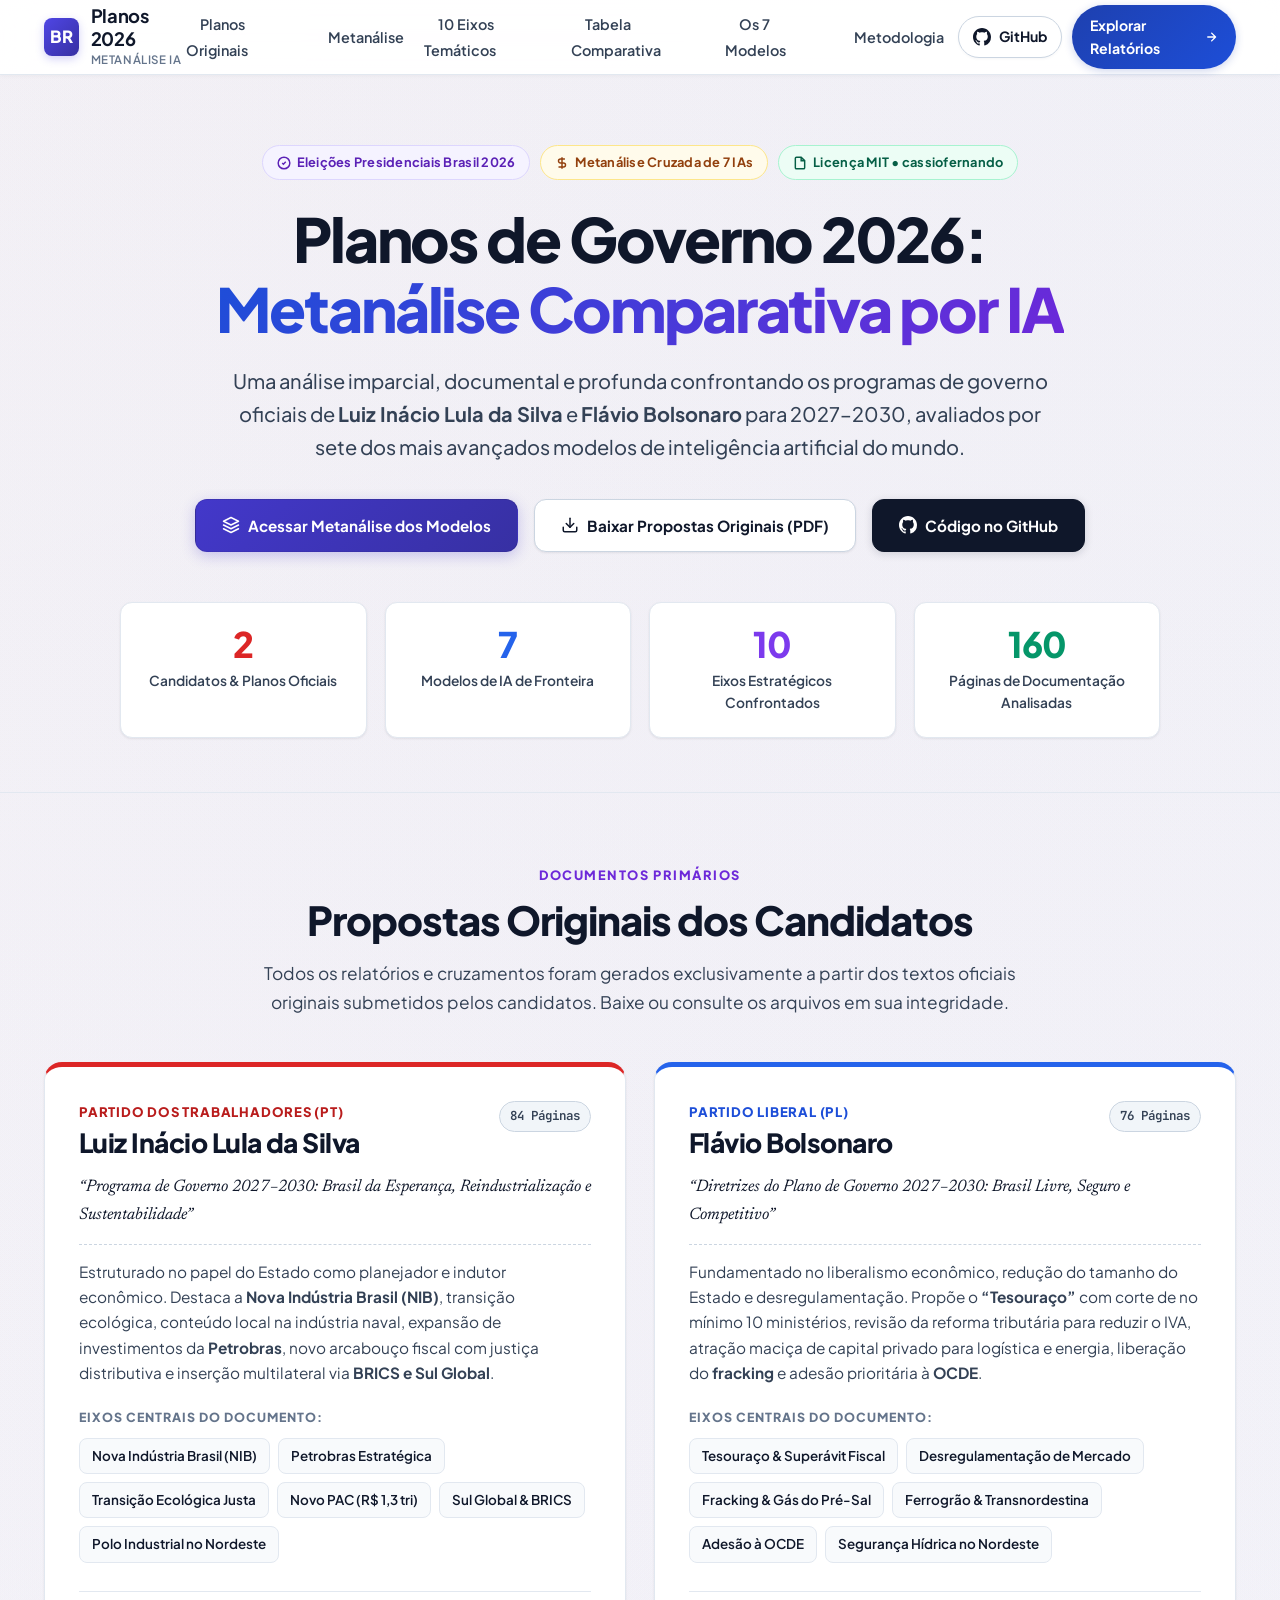
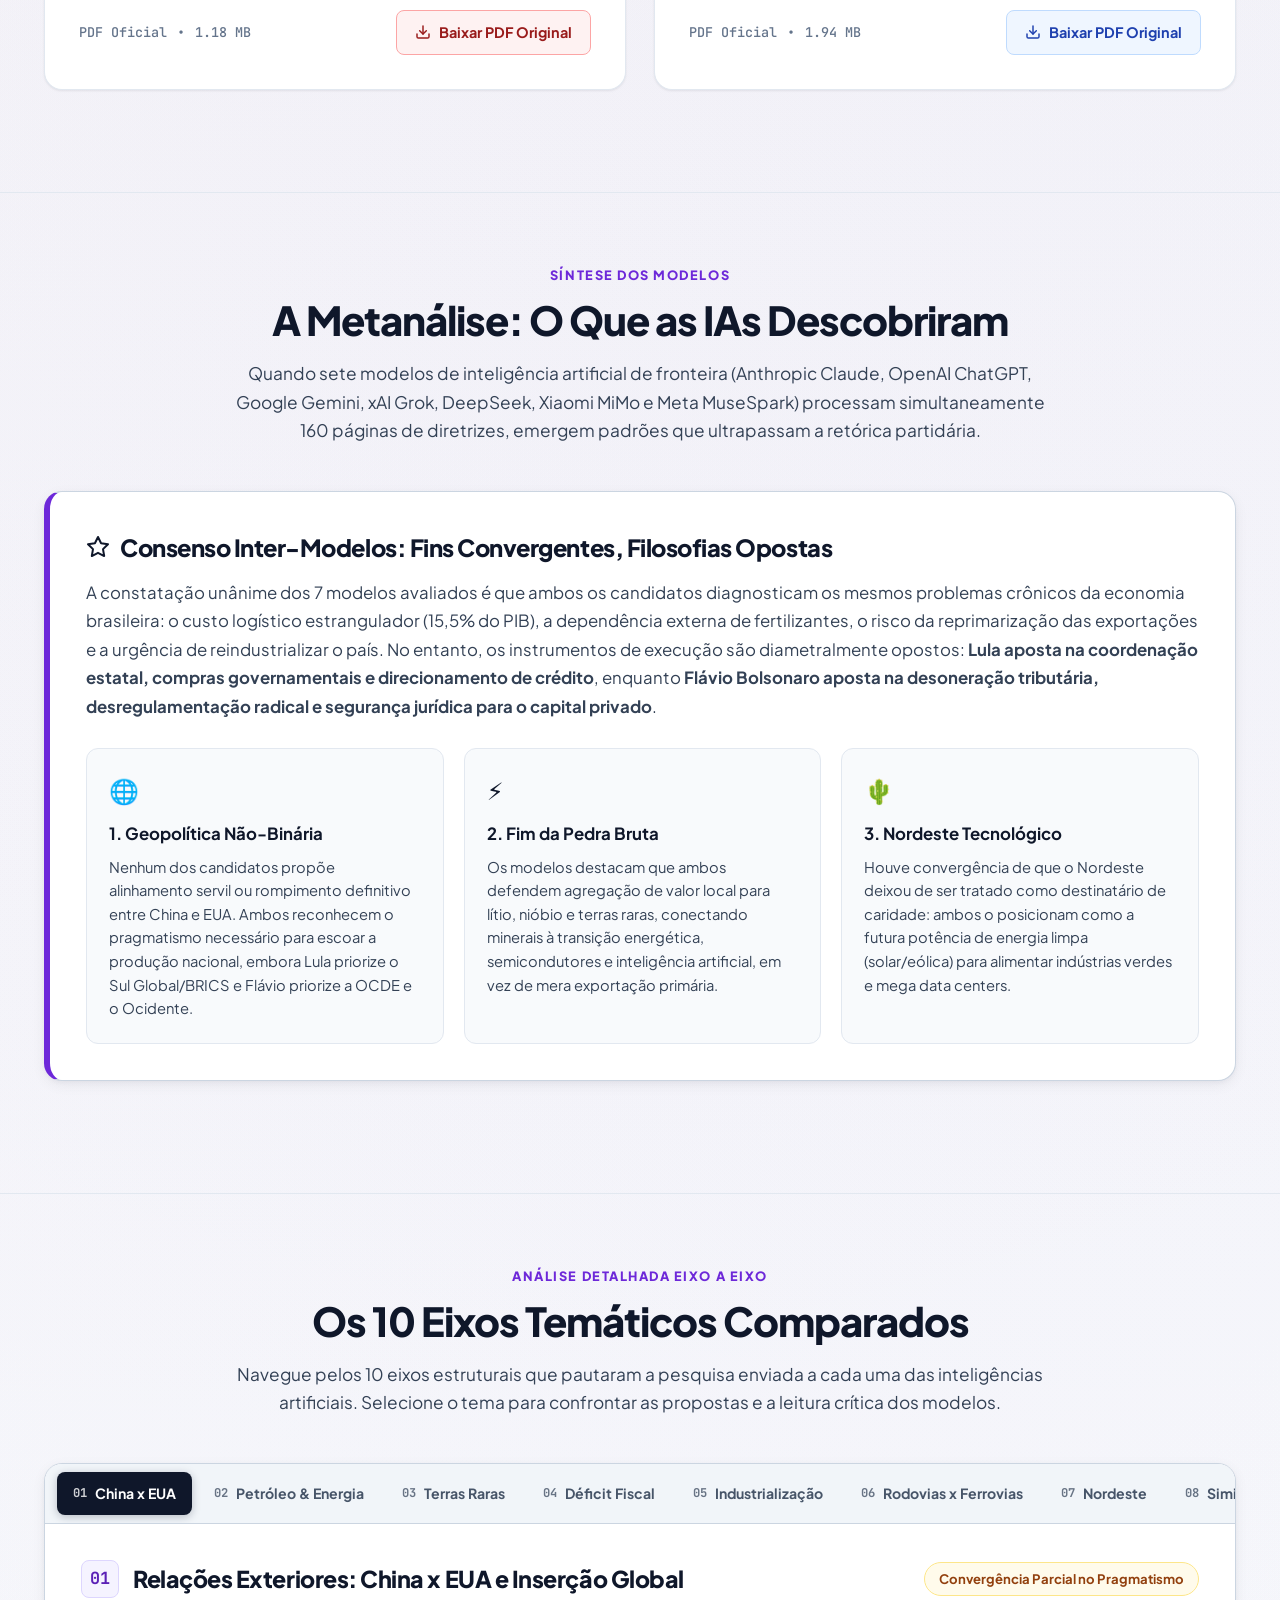
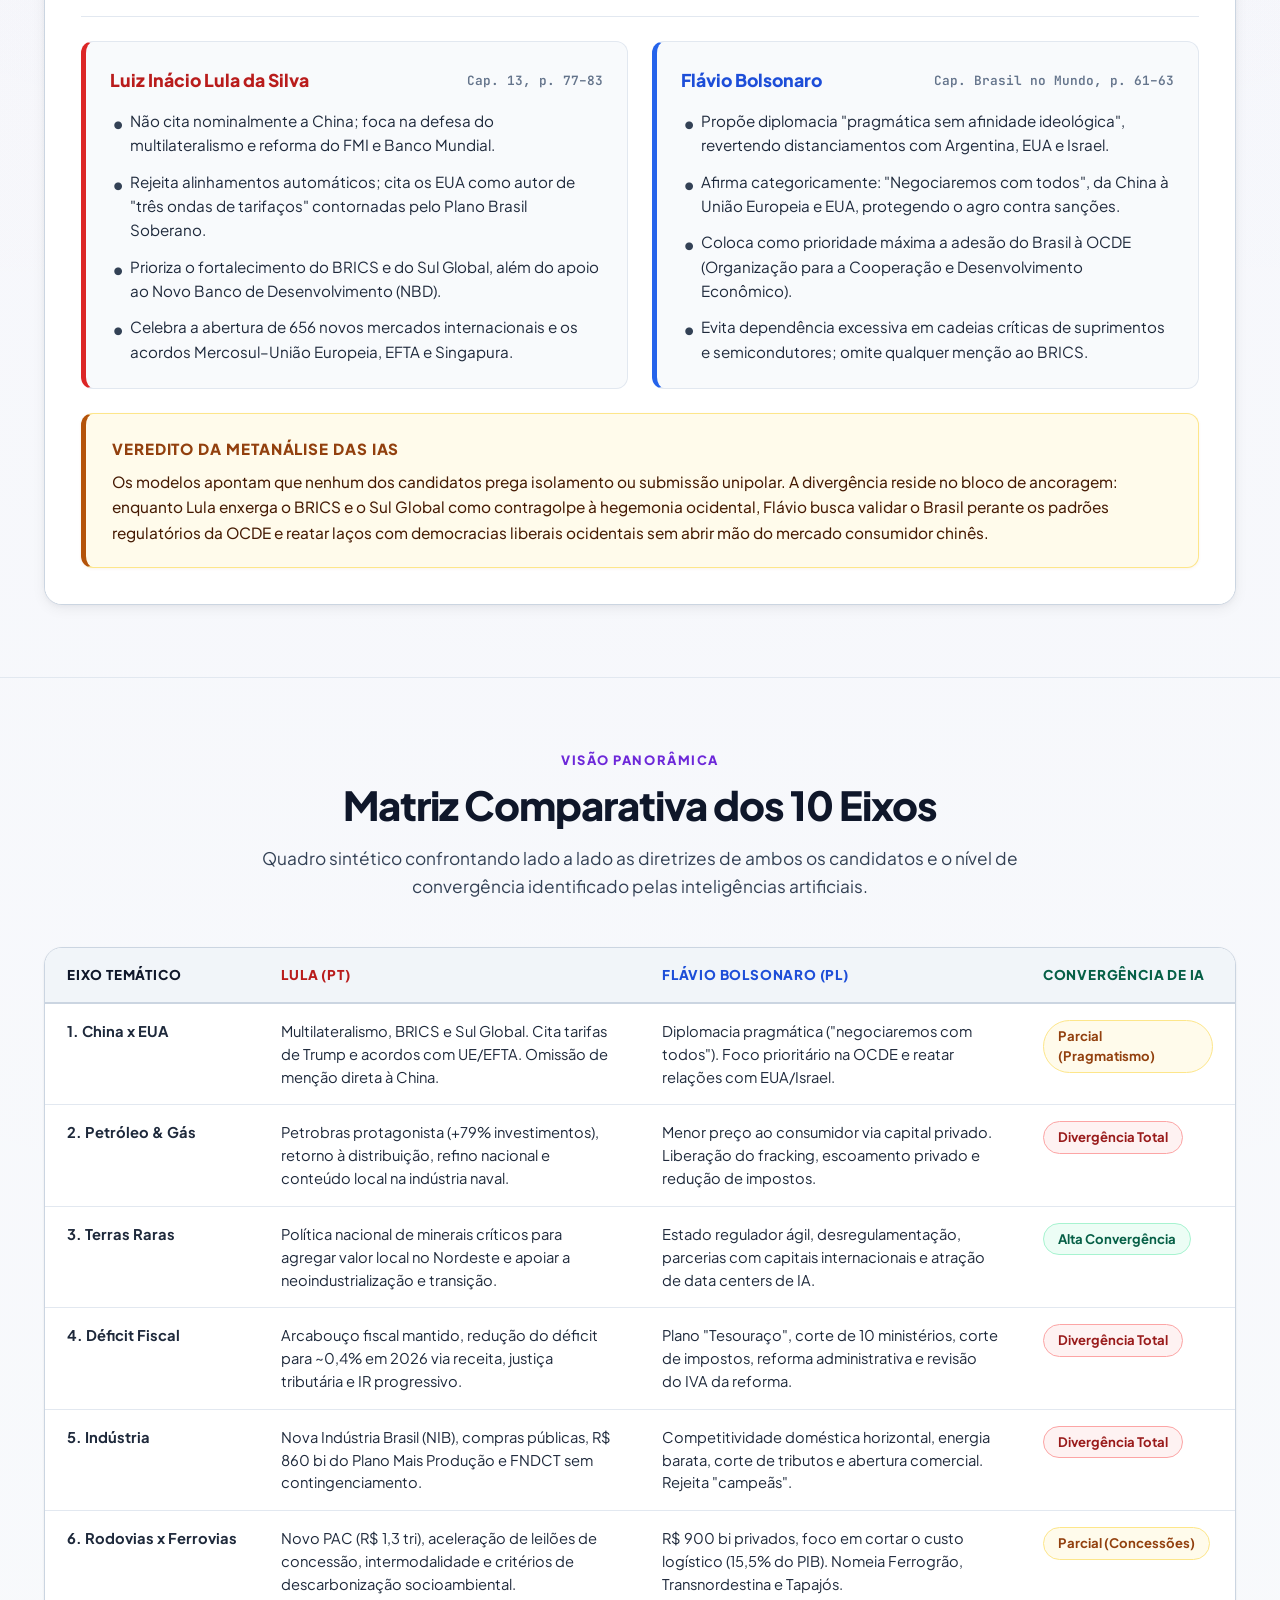
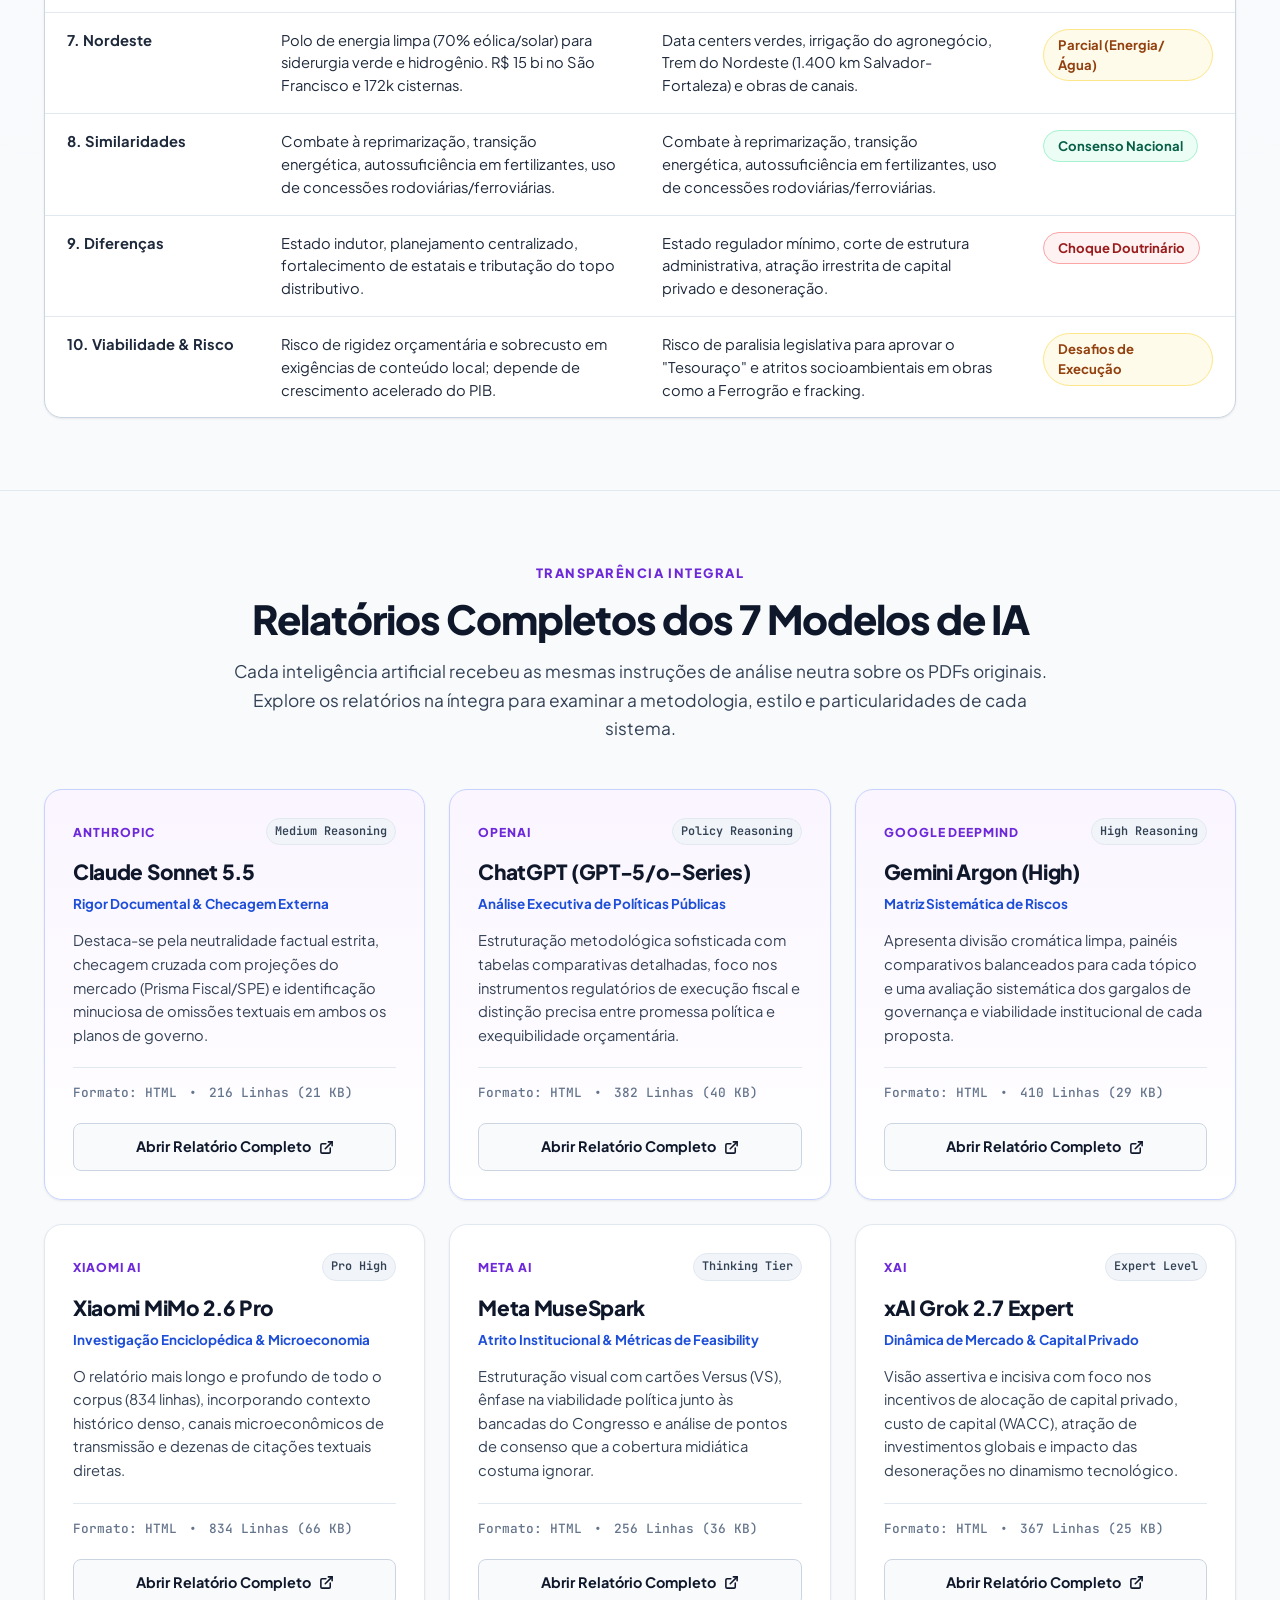
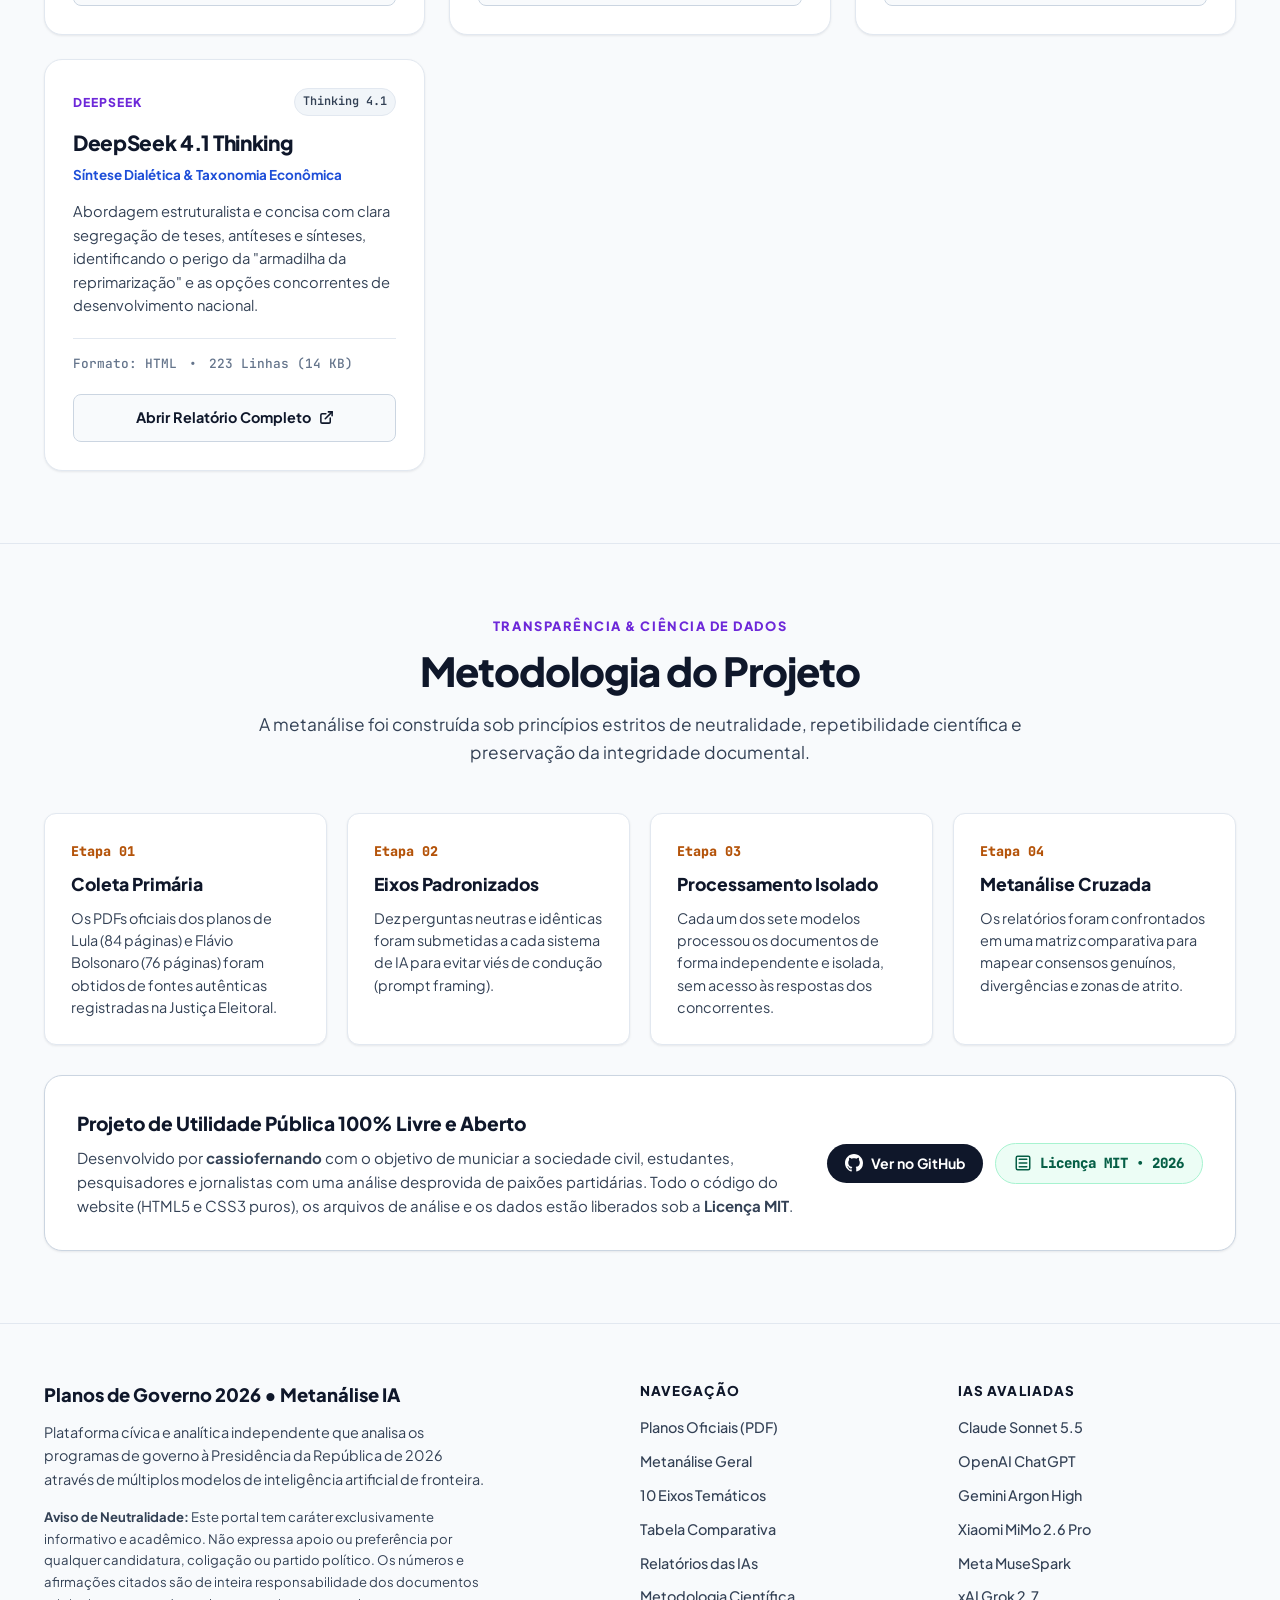
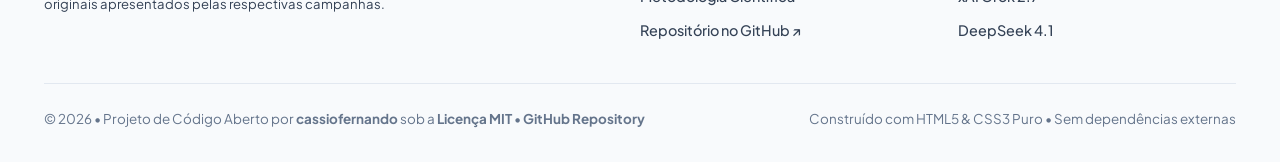
<file: index.html>
<!DOCTYPE html>
<html lang="pt-BR">
<head>
  <!-- Metatags Essenciais e Codificação -->
  <meta charset="UTF-8">
  <meta name="viewport" content="width=device-width, initial-scale=1.0, viewport-fit=cover">
  <title>Planos de Governo 2026: Lula vs Flávio Bolsonaro | Metanálise de IA</title>
  
  <!-- Otimização SEO & Indexação -->
  <meta name="description" content="Metanálise comparativa dos planos de governo de Lula e Flávio Bolsonaro para as Eleições 2026. Análise cruzada e independente de 7 modelos de IA de ponta (Claude, ChatGPT, Gemini, Grok, DeepSeek, MiMo, MuseSpark) sobre os documentos originais.">
  <meta name="keywords" content="planos de governo 2026, lula, flavio bolsonaro, eleicoes presidenciais 2026, inteligencia artificial, analise de politicas publicas, claude sonnet, gemini, chatgpt, grok, deepseek, metanalise, politica economica, reforma tributaria, petroleo, terras raras, brics, ocde">
  <meta name="author" content="cassiofernando">
  <meta name="creator" content="cassiofernando">
  <meta name="publisher" content="cassiofernando">
  <meta name="robots" content="index, follow, max-snippet:-1, max-image-preview:large, max-video-preview:-1">
  <link rel="canonical" href="https://cassiofb-dev.github.io/planos-governo-2026/">
  <meta name="theme-color" content="#ffffff">
  <meta name="color-scheme" content="light">

  <!-- Open Graph / Facebook / LinkedIn / WhatsApp -->
  <meta property="og:type" content="website">
  <meta property="og:locale" content="pt_BR">
  <meta property="og:site_name" content="Metanálise de Planos de Governo 2026">
  <meta property="og:title" content="Planos de Governo 2026: Lula vs Flávio Bolsonaro | Metanálise por IA">
  <meta property="og:description" content="Metanálise independente dos planos presidenciais 2027–2030 através de 7 modelos de inteligência artificial de fronteira. Acesse as propostas originais em PDF e os relatórios comparativos completos.">
  <meta property="og:url" content="https://cassiofb-dev.github.io/planos-governo-2026/">
  <meta property="og:image" content="https://cassiofb-dev.github.io/planos-governo-2026/og-image.jpg">
  <meta property="og:image:secure_url" content="https://cassiofb-dev.github.io/planos-governo-2026/og-image.jpg">
  <meta property="og:image:type" content="image/jpeg">
  <meta property="og:image:width" content="1200">
  <meta property="og:image:height" content="630">
  <meta property="og:image:alt" content="Metanálise de Planos de Governo Eleições 2026 por Inteligência Artificial">
  <link rel="image_src" href="og-image.jpg">

  <!-- Twitter Cards -->
  <meta name="twitter:card" content="summary_large_image">
  <meta name="twitter:site" content="@cassiofernando">
  <meta name="twitter:creator" content="@cassiofernando">
  <meta name="twitter:title" content="Planos de Governo 2026: Lula vs Flávio Bolsonaro | Metanálise de IA">
  <meta name="twitter:description" content="Comparativo dos programas de governo 2027–2030 avaliado por Claude 3.5/5.5, ChatGPT, Gemini, Grok, DeepSeek, MiMo e MuseSpark. 100% código aberto sob licença MIT.">
  <meta name="twitter:image" content="https://cassiofb-dev.github.io/planos-governo-2026/og-image.jpg">
  <meta name="twitter:image:alt" content="Metanálise de Planos de Governo Eleições 2026 por Inteligência Artificial">

  <!-- Metadados Estruturados JSON-LD (Schema.org) -->
  <script type="application/ld+json">
  {
    "@context": "https://schema.org",
    "@graph": [
      {
        "@type": "WebSite",
        "@id": "https://cassiofb-dev.github.io/planos-governo-2026/#website",
        "url": "https://cassiofb-dev.github.io/planos-governo-2026/",
        "name": "Metanálise Planos de Governo 2026",
        "description": "Comparativo e metanálise independente dos planos de governo de Lula e Flávio Bolsonaro para as Eleições de 2026 utilizando 7 modelos de IA.",
        "publisher": {
          "@type": "Person",
          "name": "cassiofernando"
        },
        "inLanguage": "pt-BR"
      },
      {
        "@type": "Dataset",
        "@id": "https://cassiofb-dev.github.io/planos-governo-2026/#dataset",
        "name": "Planos de Governo Presidenciais 2026 e Relatórios de Inteligência Artificial",
        "description": "Conjunto de dados composto pelos planos de governo originais dos candidatos presidenciais e 7 relatórios comparativos gerados por modelos de inteligência artificial de fronteira.",
        "creator": {
          "@type": "Person",
          "name": "cassiofernando"
        },
        "license": "https://opensource.org/licenses/MIT",
        "hasPart": [
          {
            "@type": "DigitalDocument",
            "name": "Programa de Governo Lula (PT)",
            "encodingFormat": "application/pdf",
            "url": "https://cassiofb-dev.github.io/planos-governo-2026/propostas/lula.pdf"
          },
          {
            "@type": "DigitalDocument",
            "name": "Diretrizes do Plano de Governo Flávio Bolsonaro (PL)",
            "encodingFormat": "application/pdf",
            "url": "https://cassiofb-dev.github.io/planos-governo-2026/propostas/flavio.pdf"
          }
        ]
      }
    ]
  }
  </script>

  <!-- Folha de Estilos Externa (CSS Puro) -->
  <link rel="stylesheet" href="style.css">
</head>
<body>

  <!-- Barra de Navegação Superior -->
  <nav class="site-nav" aria-label="Navegação Principal">
    <div class="container nav-container">
      <a href="#" class="nav-brand" aria-label="Início">
        <div class="brand-icon">BR</div>
        <div class="brand-text">
          <span class="brand-title">Planos 2026</span>
          <span class="brand-tag">Metanálise IA</span>
        </div>
      </a>
      
      <ul class="nav-links">
        <li><a href="#propostas" class="nav-link">Planos Originais</a></li>
        <li><a href="#metanalise" class="nav-link">Metanálise</a></li>
        <li><a href="#eixos" class="nav-link">10 Eixos Temáticos</a></li>
        <li><a href="#matriz" class="nav-link">Tabela Comparativa</a></li>
        <li><a href="#relatorios-ia" class="nav-link">Os 7 Modelos</a></li>
        <li><a href="#metodologia" class="nav-link">Metodologia</a></li>
      </ul>

      <div class="nav-actions">
        <a href="https://github.com/cassiofb-dev/planos-governo-2026" target="_blank" rel="noopener noreferrer" class="nav-github-btn" title="Ver código no GitHub">
          <svg width="18" height="18" viewBox="0 0 24 24" fill="currentColor" aria-hidden="true"><path d="M12 0C5.37 0 0 5.37 0 12c0 5.31 3.435 9.795 8.205 11.385.6.105.825-.255.825-.57 0-.285-.015-1.23-.015-2.235-3.015.555-3.795-.735-4.035-1.41-.135-.345-.72-1.41-1.23-1.695-.42-.225-1.02-.78-.015-.795.945-.015 1.62.87 1.845 1.23 1.08 1.815 2.805 1.305 3.495.99.105-.78.42-1.305.765-1.605-2.67-.3-5.46-1.335-5.46-5.925 0-1.305.465-2.385 1.23-3.225-.12-.3-.54-1.53.12-3.18 0 0 1.005-.315 3.3 1.23.96-.27 1.98-.405 3-.405s2.04.135 3 .405c2.295-1.56 3.3-1.23 3.3-1.23.66 1.65.24 2.88.12 3.18.765.84 1.23 1.905 1.23 3.225 0 4.605-2.805 5.625-5.475 5.925.435.375.81 1.095.81 2.22 0 1.605-.015 2.895-.015 3.3 0 .315.225.69.825.57A12.02 12.02 0 0024 12c0-6.63-5.37-12-12-12z"/></svg>
          <span>GitHub</span>
        </a>
        <a href="#relatorios-ia" class="nav-cta">
          <span>Explorar Relatórios</span>
          <svg width="16" height="16" viewBox="0 0 24 24" fill="none" stroke="currentColor" stroke-width="2.5" stroke-linecap="round" stroke-linejoin="round" aria-hidden="true"><path d="M5 12h14M12 5l7 7-7 7"/></svg>
        </a>
      </div>
    </div>
  </nav>

  <!-- Hero Section -->
  <header class="hero">
    <div class="container">
      <div class="hero-badge-wrap">
        <span class="badge badge-purple">
          <svg width="14" height="14" viewBox="0 0 24 24" fill="none" stroke="currentColor" stroke-width="2.5" aria-hidden="true"><circle cx="12" cy="12" r="10"/><path d="m9 12 2 2 4-4"/></svg>
          Eleições Presidenciais Brasil 2026
        </span>
        <span class="badge badge-gold">
          <svg width="14" height="14" viewBox="0 0 24 24" fill="none" stroke="currentColor" stroke-width="2.5" aria-hidden="true"><path d="M12 2v20M17 5H9.5a3.5 3.5 0 0 0 0 7h5a3.5 3.5 0 0 1 0 7H6"/></svg>
          Metanálise Cruzada de 7 IAs
        </span>
        <span class="badge badge-emerald">
          <svg width="14" height="14" viewBox="0 0 24 24" fill="none" stroke="currentColor" stroke-width="2.5" aria-hidden="true"><path d="M14 2H6a2 2 0 0 0-2 2v16a2 2 0 0 0 2 2h12a2 2 0 0 0 2-2V8z"/><polyline points="14 2 14 8 20 8"/></svg>
          Licença MIT • cassiofernando
        </span>
      </div>

      <h1 class="hero-title">
        Planos de Governo 2026: <br>
        <span class="hero-highlight">Metanálise Comparativa por IA</span>
      </h1>

      <p class="hero-subtitle">
        Uma análise imparcial, documental e profunda confrontando os programas de governo oficiais de <strong>Luiz Inácio Lula da Silva</strong> e <strong>Flávio Bolsonaro</strong> para 2027–2030, avaliados por sete dos mais avançados modelos de inteligência artificial do mundo.
      </p>

      <div class="hero-actions">
        <a href="#metanalise" class="btn btn-primary">
          <svg width="18" height="18" viewBox="0 0 24 24" fill="none" stroke="currentColor" stroke-width="2" stroke-linecap="round" stroke-linejoin="round" aria-hidden="true"><polygon points="12 2 2 7 12 12 22 7 12 2"/><polyline points="2 17 12 22 22 17"/><polyline points="2 12 12 17 22 12"/></svg>
          Acessar Metanálise dos Modelos
        </a>
        <a href="#propostas" class="btn btn-outline">
          <svg width="18" height="18" viewBox="0 0 24 24" fill="none" stroke="currentColor" stroke-width="2" stroke-linecap="round" stroke-linejoin="round" aria-hidden="true"><path d="M21 15v4a2 2 0 0 1-2 2H5a2 2 0 0 1-2-2v-4"/><polyline points="7 10 12 15 17 10"/><line x1="12" y1="15" x2="12" y2="3"/></svg>
          Baixar Propostas Originais (PDF)
        </a>
        <a href="https://github.com/cassiofb-dev/planos-governo-2026" target="_blank" rel="noopener noreferrer" class="btn btn-github">
          <svg width="18" height="18" viewBox="0 0 24 24" fill="currentColor" aria-hidden="true"><path d="M12 0C5.37 0 0 5.37 0 12c0 5.31 3.435 9.795 8.205 11.385.6.105.825-.255.825-.57 0-.285-.015-1.23-.015-2.235-3.015.555-3.795-.735-4.035-1.41-.135-.345-.72-1.41-1.23-1.695-.42-.225-1.02-.78-.015-.795.945-.015 1.62.87 1.845 1.23 1.08 1.815 2.805 1.305 3.495.99.105-.78.42-1.305.765-1.605-2.67-.3-5.46-1.335-5.46-5.925 0-1.305.465-2.385 1.23-3.225-.12-.3-.54-1.53.12-3.18 0 0 1.005-.315 3.3 1.23.96-.27 1.98-.405 3-.405s2.04.135 3 .405c2.295-1.56 3.3-1.23 3.3-1.23.66 1.65.24 2.88.12 3.18.765.84 1.23 1.905 1.23 3.225 0 4.605-2.805 5.625-5.475 5.925.435.375.81 1.095.81 2.22 0 1.605-.015 2.895-.015 3.3 0 .315.225.69.825.57A12.02 12.02 0 0024 12c0-6.63-5.37-12-12-12z"/></svg>
          Código no GitHub
        </a>
      </div>

      <!-- Estatísticas Resumidas -->
      <div class="hero-stats">
        <div class="stat-card">
          <div class="stat-number">2</div>
          <div class="stat-label">Candidatos & Planos Oficiais</div>
        </div>
        <div class="stat-card">
          <div class="stat-number">7</div>
          <div class="stat-label">Modelos de IA de Fronteira</div>
        </div>
        <div class="stat-card">
          <div class="stat-number">10</div>
          <div class="stat-label">Eixos Estratégicos Confrontados</div>
        </div>
        <div class="stat-card">
          <div class="stat-number">160</div>
          <div class="stat-label">Páginas de Documentação Analisadas</div>
        </div>
      </div>
    </div>
  </header>

  <main>
    <!-- Seção 1: Dossiê dos Candidatos & Arquivos Originais -->
    <section id="propostas" class="section">
      <div class="container">
        <div class="section-head">
          <span class="section-tag">Documentos Primários</span>
          <h2 class="section-title">Propostas Originais dos Candidatos</h2>
          <p class="section-desc">
            Todos os relatórios e cruzamentos foram gerados exclusivamente a partir dos textos oficiais originais submetidos pelos candidatos. Baixe ou consulte os arquivos em sua integridade.
          </p>
        </div>

        <div class="propostas-grid">
          <!-- Card Lula -->
          <article class="candidato-card lula">
            <div class="cand-header">
              <div class="cand-meta">
                <span class="cand-party">Partido dos Trabalhadores (PT)</span>
                <h3 class="cand-name">Luiz Inácio Lula da Silva</h3>
              </div>
              <span class="cand-badge">84 Páginas</span>
            </div>

            <div class="cand-doc-name">
              “Programa de Governo 2027–2030: Brasil da Esperança, Reindustrialização e Sustentabilidade”
            </div>

            <p class="cand-summary">
              Estruturado no papel do Estado como planejador e indutor econômico. Destaca a <strong>Nova Indústria Brasil (NIB)</strong>, transição ecológica, conteúdo local na indústria naval, expansão de investimentos da <strong>Petrobras</strong>, novo arcabouço fiscal com justiça distributiva e inserção multilateral via <strong>BRICS e Sul Global</strong>.
            </p>

            <div class="cand-pillars-title">Eixos Centrais do Documento:</div>
            <ul class="cand-pillars">
              <li class="cand-pillar">Nova Indústria Brasil (NIB)</li>
              <li class="cand-pillar">Petrobras Estratégica</li>
              <li class="cand-pillar">Transição Ecológica Justa</li>
              <li class="cand-pillar">Novo PAC (R$ 1,3 tri)</li>
              <li class="cand-pillar">Sul Global & BRICS</li>
              <li class="cand-pillar">Polo Industrial no Nordeste</li>
            </ul>

            <div class="cand-footer">
              <div class="cand-doc-info">
                <span>PDF Oficial</span>
                <span>•</span>
                <span>1.18 MB</span>
              </div>
              <a href="propostas/lula.pdf" target="_blank" class="btn-cand-download" download="plano-governo-lula-2026.pdf">
                <svg width="16" height="16" viewBox="0 0 24 24" fill="none" stroke="currentColor" stroke-width="2.2" stroke-linecap="round" stroke-linejoin="round" aria-hidden="true"><path d="M21 15v4a2 2 0 0 1-2 2H5a2 2 0 0 1-2-2v-4"/><polyline points="7 10 12 15 17 10"/><line x1="12" y1="15" x2="12" y2="3"/></svg>
                Baixar PDF Original
              </a>
            </div>
          </article>

          <!-- Card Flávio Bolsonaro -->
          <article class="candidato-card flavio">
            <div class="cand-header">
              <div class="cand-meta">
                <span class="cand-party">Partido Liberal (PL)</span>
                <h3 class="cand-name">Flávio Bolsonaro</h3>
              </div>
              <span class="cand-badge">76 Páginas</span>
            </div>

            <div class="cand-doc-name">
              “Diretrizes do Plano de Governo 2027–2030: Brasil Livre, Seguro e Competitivo”
            </div>

            <p class="cand-summary">
              Fundamentado no liberalismo econômico, redução do tamanho do Estado e desregulamentação. Propõe o <strong>“Tesouraço”</strong> com corte de no mínimo 10 ministérios, revisão da reforma tributária para reduzir o IVA, atração maciça de capital privado para logística e energia, liberação do <strong>fracking</strong> e adesão prioritária à <strong>OCDE</strong>.
            </p>

            <div class="cand-pillars-title">Eixos Centrais do Documento:</div>
            <ul class="cand-pillars">
              <li class="cand-pillar">Tesouraço & Superávit Fiscal</li>
              <li class="cand-pillar">Desregulamentação de Mercado</li>
              <li class="cand-pillar">Fracking & Gás do Pré-Sal</li>
              <li class="cand-pillar">Ferrogrão & Transnordestina</li>
              <li class="cand-pillar">Adesão à OCDE</li>
              <li class="cand-pillar">Segurança Hídrica no Nordeste</li>
            </ul>

            <div class="cand-footer">
              <div class="cand-doc-info">
                <span>PDF Oficial</span>
                <span>•</span>
                <span>1.94 MB</span>
              </div>
              <a href="propostas/flavio.pdf" target="_blank" class="btn-cand-download" download="plano-governo-flavio-bolsonaro-2026.pdf">
                <svg width="16" height="16" viewBox="0 0 24 24" fill="none" stroke="currentColor" stroke-width="2.2" stroke-linecap="round" stroke-linejoin="round" aria-hidden="true"><path d="M21 15v4a2 2 0 0 1-2 2H5a2 2 0 0 1-2-2v-4"/><polyline points="7 10 12 15 17 10"/><line x1="12" y1="15" x2="12" y2="3"/></svg>
                Baixar PDF Original
              </a>
            </div>
          </article>
        </div>
      </div>
    </section>

    <!-- Seção 2: Metanálise Central dos Modelos de IA -->
    <section id="metanalise" class="section">
      <div class="container">
        <div class="section-head">
          <span class="section-tag">Síntese dos Modelos</span>
          <h2 class="section-title">A Metanálise: O Que as IAs Descobriram</h2>
          <p class="section-desc">
            Quando sete modelos de inteligência artificial de fronteira (Anthropic Claude, OpenAI ChatGPT, Google Gemini, xAI Grok, DeepSeek, Xiaomi MiMo e Meta MuseSpark) processam simultaneamente 160 páginas de diretrizes, emergem padrões que ultrapassam a retórica partidária.
          </p>
        </div>

        <!-- Banner de Metanálise -->
        <div class="metanalise-banner">
          <h3>
            <svg width="24" height="24" viewBox="0 0 24 24" fill="none" stroke="currentColor" stroke-width="2" stroke-linecap="round" stroke-linejoin="round" aria-hidden="true"><polygon points="12 2 15.09 8.26 22 9.27 17 14.14 18.18 21.02 12 17.77 5.82 21.02 7 14.14 2 9.27 8.91 8.26 12 2"/></svg>
            Consenso Inter-Modelos: Fins Convergentes, Filosofias Opostas
          </h3>
          <p>
            A constatação unânime dos 7 modelos avaliados é que ambos os candidatos diagnosticam os mesmos problemas crônicos da economia brasileira: o custo logístico estrangulador (15,5% do PIB), a dependência externa de fertilizantes, o risco da reprimarização das exportações e a urgência de reindustrializar o país. No entanto, os instrumentos de execução são diametralmente opostos: <strong>Lula aposta na coordenação estatal, compras governamentais e direcionamento de crédito</strong>, enquanto <strong>Flávio Bolsonaro aposta na desoneração tributária, desregulamentação radical e segurança jurídica para o capital privado</strong>.
          </p>

          <div class="consensus-grid">
            <div class="consensus-card">
              <span class="consensus-icon">🌐</span>
              <h4>1. Geopolítica Não-Binária</h4>
              <p>
                Nenhum dos candidatos propõe alinhamento servil ou rompimento definitivo entre China e EUA. Ambos reconhecem o pragmatismo necessário para escoar a produção nacional, embora Lula priorize o Sul Global/BRICS e Flávio priorize a OCDE e o Ocidente.
              </p>
            </div>

            <div class="consensus-card">
              <span class="consensus-icon">⚡</span>
              <h4>2. Fim da Pedra Bruta</h4>
              <p>
                Os modelos destacam que ambos defendem agregação de valor local para lítio, nióbio e terras raras, conectando minerais à transição energética, semicondutores e inteligência artificial, em vez de mera exportação primária.
              </p>
            </div>

            <div class="consensus-card">
              <span class="consensus-icon">🌵</span>
              <h4>3. Nordeste Tecnológico</h4>
              <p>
                Houve convergência de que o Nordeste deixou de ser tratado como destinatário de caridade: ambos o posicionam como a futura potência de energia limpa (solar/eólica) para alimentar indústrias verdes e mega data centers.
              </p>
            </div>
          </div>
        </div>
      </div>
    </section>

    <!-- Seção 3: Interactive 10 Eixos Temáticos (Pure CSS Tabs) -->
    <section id="eixos" class="section">
      <div class="container">
        <div class="section-head">
          <span class="section-tag">Análise Detalhada Eixo a Eixo</span>
          <h2 class="section-title">Os 10 Eixos Temáticos Comparados</h2>
          <p class="section-desc">
            Navegue pelos 10 eixos estruturais que pautaram a pesquisa enviada a cada uma das inteligências artificiais. Selecione o tema para confrontar as propostas e a leitura crítica dos modelos.
          </p>
        </div>

        <div class="tabs-container">
          <!-- Radio Inputs para Controle de Estado (Pure CSS) -->
          <input type="radio" name="eixo-tab" id="eixo-1" class="tab-radio" checked>
          <input type="radio" name="eixo-tab" id="eixo-2" class="tab-radio">
          <input type="radio" name="eixo-tab" id="eixo-3" class="tab-radio">
          <input type="radio" name="eixo-tab" id="eixo-4" class="tab-radio">
          <input type="radio" name="eixo-tab" id="eixo-5" class="tab-radio">
          <input type="radio" name="eixo-tab" id="eixo-6" class="tab-radio">
          <input type="radio" name="eixo-tab" id="eixo-7" class="tab-radio">
          <input type="radio" name="eixo-tab" id="eixo-8" class="tab-radio">
          <input type="radio" name="eixo-tab" id="eixo-9" class="tab-radio">
          <input type="radio" name="eixo-tab" id="eixo-10" class="tab-radio">

          <!-- Barra de Navegação das Abas -->
          <div class="tabs-nav" role="tablist">
            <label for="eixo-1" class="tab-nav-btn"><span class="tab-nav-num">01</span> China x EUA</label>
            <label for="eixo-2" class="tab-nav-btn"><span class="tab-nav-num">02</span> Petróleo & Energia</label>
            <label for="eixo-3" class="tab-nav-btn"><span class="tab-nav-num">03</span> Terras Raras</label>
            <label for="eixo-4" class="tab-nav-btn"><span class="tab-nav-num">04</span> Déficit Fiscal</label>
            <label for="eixo-5" class="tab-nav-btn"><span class="tab-nav-num">05</span> Industrialização</label>
            <label for="eixo-6" class="tab-nav-btn"><span class="tab-nav-num">06</span> Rodovias x Ferrovias</label>
            <label for="eixo-7" class="tab-nav-btn"><span class="tab-nav-num">07</span> Nordeste</label>
            <label for="eixo-8" class="tab-nav-btn"><span class="tab-nav-num">08</span> Similaridades</label>
            <label for="eixo-9" class="tab-nav-btn"><span class="tab-nav-num">09</span> Diferenças</label>
            <label for="eixo-10" class="tab-nav-btn"><span class="tab-nav-num">10</span> Conclusão Geral</label>
          </div>

          <!-- Conteúdo dos Painéis -->
          <div class="tabs-panes">
            
            <!-- Painel 1: China x EUA -->
            <div id="pane-1" class="tab-pane">
              <div class="pane-header">
                <div class="pane-title-wrap">
                  <span class="pane-number">01</span>
                  <h3 class="pane-title">Relações Exteriores: China x EUA e Inserção Global</h3>
                </div>
                <span class="convergence-badge conv-medium">Convergência Parcial no Pragmatismo</span>
              </div>
              <div class="pane-grid">
                <div class="cand-box lula-box">
                  <div class="cand-box-header">
                    <span class="cand-box-title">Luiz Inácio Lula da Silva</span>
                    <span class="cand-box-ref">Cap. 13, p. 77–83</span>
                  </div>
                  <ul class="cand-box-list">
                    <li>Não cita nominalmente a China; foca na defesa do multilateralismo e reforma do FMI e Banco Mundial.</li>
                    <li>Rejeita alinhamentos automáticos; cita os EUA como autor de "três ondas de tarifaços" contornadas pelo Plano Brasil Soberano.</li>
                    <li>Prioriza o fortalecimento do BRICS e do Sul Global, além do apoio ao Novo Banco de Desenvolvimento (NBD).</li>
                    <li>Celebra a abertura de 656 novos mercados internacionais e os acordos Mercosul–União Europeia, EFTA e Singapura.</li>
                  </ul>
                </div>
                <div class="cand-box flavio-box">
                  <div class="cand-box-header">
                    <span class="cand-box-title">Flávio Bolsonaro</span>
                    <span class="cand-box-ref">Cap. Brasil no Mundo, p. 61–63</span>
                  </div>
                  <ul class="cand-box-list">
                    <li>Propõe diplomacia "pragmática sem afinidade ideológica", revertendo distanciamentos com Argentina, EUA e Israel.</li>
                    <li>Afirma categoricamente: "Negociaremos com todos", da China à União Europeia e EUA, protegendo o agro contra sanções.</li>
                    <li>Coloca como prioridade máxima a adesão do Brasil à OCDE (Organização para a Cooperação e Desenvolvimento Econômico).</li>
                    <li>Evita dependência excessiva em cadeias críticas de suprimentos e semicondutores; omite qualquer menção ao BRICS.</li>
                  </ul>
                </div>
              </div>
              <div class="pane-meta-verdict">
                <h4>Veredito da Metanálise das IAs</h4>
                <p>
                  Os modelos apontam que nenhum dos candidatos prega isolamento ou submissão unipolar. A divergência reside no bloco de ancoragem: enquanto Lula enxerga o BRICS e o Sul Global como contragolpe à hegemonia ocidental, Flávio busca validar o Brasil perante os padrões regulatórios da OCDE e reatar laços com democracias liberais ocidentais sem abrir mão do mercado consumidor chinês.
                </p>
              </div>
            </div>

            <!-- Painel 2: Petróleo e Energia -->
            <div id="pane-2" class="tab-pane">
              <div class="pane-header">
                <div class="pane-title-wrap">
                  <span class="pane-number">02</span>
                  <h3 class="pane-title">Matriz Energética, Petróleo, Gás e Refino</h3>
                </div>
                <span class="convergence-badge conv-divergence">Divergência Estrutural no Papel do Estado</span>
              </div>
              <div class="pane-grid">
                <div class="cand-box lula-box">
                  <div class="cand-box-header">
                    <span class="cand-box-title">Luiz Inácio Lula da Silva</span>
                    <span class="cand-box-ref">Cap. 10, p. 63–67</span>
                  </div>
                  <ul class="cand-box-list">
                    <li>Petrobras no centro da estratégia: elevação de investimentos em 79% (2023–2025) e produção de 4,9 mi barris/dia em 2025.</li>
                    <li>Retomada e ampliação do parque de refino nacional, controle de reservas e volta à distribuição de combustíveis e GNL.</li>
                    <li>Exigência estrita de conteúdo local para encomendas navais (71 das 96 embarcações encomendadas fabricadas no Brasil).</li>
                    <li>Política de preços da Petrobras como amortecedor de volatilidade internacional, articulada à transição ecológica justa.</li>
                  </ul>
                </div>
                <div class="cand-box flavio-box">
                  <div class="cand-box-header">
                    <span class="cand-box-title">Flávio Bolsonaro</span>
                    <span class="cand-box-ref">Cap. Energia, p. 52–53</span>
                  </div>
                  <ul class="cand-box-list">
                    <li>Objetivo: "Segurança energética total ao menor preço ao consumidor", focando em infraestrutura privada de escoamento.</li>
                    <li>Autorização expressa e incentivo ao <strong>fracking (gás não convencional)</strong> com critérios ambientais modernos.</li>
                    <li>Modernização do refino nacional com capital privado para processar óleo leve/pesado e cortar impostos sobre combustíveis.</li>
                    <li>Foco na produção doméstica de fertilizantes a partir do gás natural do pré-sal; não menciona privatização direta da Petrobras.</li>
                  </ul>
                </div>
              </div>
              <div class="pane-meta-verdict">
                <h4>Veredito da Metanálise das IAs</h4>
                <p>
                  Ambos convergem na necessidade de autossuficiência em refino e fertilizantes para reduzir a vulnerabilidade externa. O choque é metodológico: Lula instrumentaliza a Petrobras como operadora quase-monopolista e instrumento de política industrial naval, enquanto Flávio abre a exploração ao capital privado, desonera tributos energéticos e introduz a polêmica liberação do fracking.
                </p>
              </div>
            </div>

            <!-- Painel 3: Terras Raras e Minerais Críticos -->
            <div id="pane-3" class="tab-pane">
              <div class="pane-header">
                <div class="pane-title-wrap">
                  <span class="pane-number">03</span>
                  <h3 class="pane-title">Terras Raras, Lítio e Minerais Estratégicos</h3>
                </div>
                <span class="convergence-badge conv-high">Alta Convergência de Fins</span>
              </div>
              <div class="pane-grid">
                <div class="cand-box lula-box">
                  <div class="cand-box-header">
                    <span class="cand-box-title">Luiz Inácio Lula da Silva</span>
                    <span class="cand-box-ref">Cap. 8, p. 52 e 56</span>
                  </div>
                  <ul class="cand-box-list">
                    <li>Criação de uma "Política Nacional Específica para Minerais Críticos e Terras Raras" contra a mera exportação primária.</li>
                    <li>Mapeamento geológico nacional, beneficiamento industrial e agregação tecnológica regionalizada.</li>
                    <li>Processamento mineral no Nordeste consorciado com parques de energia solar e eólica de baixo custo.</li>
                    <li>Integração obrigatória de minerais críticos e Inteligência Artificial nas diretrizes da Neoindustrialização.</li>
                  </ul>
                </div>
                <div class="cand-box flavio-box">
                  <div class="cand-box-header">
                    <span class="cand-box-title">Flávio Bolsonaro</span>
                    <span class="cand-box-ref">Cap. Minerais Críticos, p. 54–55</span>
                  </div>
                  <ul class="cand-box-list">
                    <li>Classifica lítio, nióbio, grafite, cobre, níquel, urânio e terras raras como infraestrutura de segurança nacional e IA.</li>
                    <li>Define o Estado estritamente como "regulador e coordenador ágil, jamais empresário", reduzindo prazos de licenciamento.</li>
                    <li>Incentivos de mercado para verticalização da cadeia: atração de fundos soberanos e fabricantes globais de semicondutores.</li>
                    <li>Integração de minerais do Nordeste com geração de energia limpa para abastecer data centers internacionais de IA.</li>
                  </ul>
                </div>
              </div>
              <div class="pane-meta-verdict">
                <h4>Veredito da Metanálise das IAs</h4>
                <p>
                  Este é o ponto de maior sintonia conceitual identificado pelos modelos. Ambos os candidatos rejeitam o destino de "exportador de rocha bruta". Ambos vislumbram o elo entre minerais críticos, transição energética e soberania em IA. A diferença é quem financia: Lula aposta em bancos públicos e agências de desenvolvimento; Flávio aposta em licenciamento ultra-rápido e segurança para capital multinacional.
                </p>
              </div>
            </div>

            <!-- Painel 4: Déficit Fiscal -->
            <div id="pane-4" class="tab-pane">
              <div class="pane-header">
                <div class="pane-title-wrap">
                  <span class="pane-number">04</span>
                  <h3 class="pane-title">Equilíbrio Fiscal, Tributação e Gastos Públicos</h3>
                </div>
                <span class="convergence-badge conv-divergence">Divergência Total de Paradigma</span>
              </div>
              <div class="pane-grid">
                <div class="cand-box lula-box">
                  <div class="cand-box-header">
                    <span class="cand-box-title">Luiz Inácio Lula da Silva</span>
                    <span class="cand-box-ref">Páginas 10–11 e 48</span>
                  </div>
                  <ul class="cand-box-list">
                    <li>Defesa da consolidação do Novo Arcabouço Fiscal, alegando esforço de ~2% do PIB (R$ 240 bi) entre 2023 e 2026.</li>
                    <li>Meta de convergência do déficit primário para cerca de 0,4% do PIB em 2026, com queda sustentada da taxa Selic.</li>
                    <li>Aposta na ampliação da base tributária ("justiça tributária"): taxação de super-ricos e isenção de IR para a classe trabalhadora.</li>
                    <li>Regulamentação e implementação definitiva da Reforma Tributária do Consumo (IVA Dual / CBS e IBS).</li>
                  </ul>
                </div>
                <div class="cand-box flavio-box">
                  <div class="cand-box-header">
                    <span class="cand-box-title">Flávio Bolsonaro</span>
                    <span class="cand-box-ref">Páginas 8, 28–30 e 68–71</span>
                  </div>
                  <ul class="cand-box-list">
                    <li>Diagnóstico de "descalabro fiscal": aponta aumento de 13 p.p. na dívida/PIB em 4 anos e criação de 30 aumentos de tributos.</li>
                    <li>Plano "Tesouraço": substituição das regras fiscais atuais, entrega obrigatória de superávit e corte de no mínimo 10 ministérios.</li>
                    <li>Retomada da Reforma Administrativa e corte rigoroso de subsídios creditícios do Tesouro Nacional a estatais.</li>
                    <li>Promessa de revisar a reforma tributária aprovada para reduzir a alíquota de IVA prevista (~30%) e diminuir a carga total.</li>
                  </ul>
                </div>
              </div>
              <div class="pane-meta-verdict">
                <h4>Veredito da Metanálise das IAs</h4>
                <p>
                  As IAs salientam que ambos os planos possuem graves riscos de execução fiscal. Lula depende de manter arrecadação elevada e crescimento contínuo do PIB sem poder comprimir despesas obrigatórias. Flávio promete cortar ministérios e impostos simultaneamente enquanto promete superávit, o que exigiria um capital político no Congresso Nacional historicamente sem precedentes.
                </p>
              </div>
            </div>

            <!-- Painel 5: Industrialização -->
            <div id="pane-5" class="tab-pane">
              <div class="pane-header">
                <div class="pane-title-wrap">
                  <span class="pane-number">05</span>
                  <h3 class="pane-title">Política Industrial & Neoindustrialização</h3>
                </div>
                <span class="convergence-badge conv-divergence">Divergência Ideológica Central</span>
              </div>
              <div class="pane-grid">
                <div class="cand-box lula-box">
                  <div class="cand-box-header">
                    <span class="cand-box-title">Luiz Inácio Lula da Silva</span>
                    <span class="cand-box-ref">Páginas 10–11 e 50–52</span>
                  </div>
                  <ul class="cand-box-list">
                    <li>Política industrial explícita: <strong>Nova Indústria Brasil (NIB)</strong> e Plano Mais Produção com R$ 860 bilhões em crédito.</li>
                    <li>Uso deliberado do poder de compra do Estado, conteúdo local em licitações e margens de preferência para fornecedor nacional.</li>
                    <li>Fundo Nacional de Desenvolvimento Científico e Tecnológico (FNDCT) integralmente descontingenciado para inovação e IA.</li>
                    <li>Revitalização da indústria naval, ferrovias, complexo da saúde e manufatura digital 4.0.</li>
                  </ul>
                </div>
                <div class="cand-box flavio-box">
                  <div class="cand-box-header">
                    <span class="cand-box-title">Flávio Bolsonaro</span>
                    <span class="cand-box-ref">Páginas 52–53 e 62–64</span>
                  </div>
                  <ul class="cand-box-list">
                    <li>Rejeição a políticas industriais dirigistas; o plano não possui plano setorial estatal análogo à NIB.</li>
                    <li>Foco no conceito de "Competitividade Doméstica": corte de encargos trabalhistas, segurança jurídica e energia barata.</li>
                    <li>Abertura comercial para baratear importação de bens de capital, máquinas de alta tecnologia e insumos de IA.</li>
                    <li>Crítica enfática à política de "campeãs nacionais": aposta na agroindústria, saúde privada e serviços digitais.</li>
                  </ul>
                </div>
              </div>
              <div class="pane-meta-verdict">
                <h4>Veredito da Metanálise das IAs</h4>
                <p>
                  Este é o divisor de águas mais nítido apontado por Claude, ChatGPT e MiMo. Lula resgata a tradição estruturalista latino-americana (o Estado como motor do investimento industrial e protetor do mercado interno). Flávio personifica a visão ortodoxa de oferta (reduzir o custo Brasil geral e deixar os vencedores de mercado emergirem naturalmente).
                </p>
              </div>
            </div>

            <!-- Painel 6: Rodovias x Ferrovias -->
            <div id="pane-6" class="tab-pane">
              <div class="pane-header">
                <div class="pane-title-wrap">
                  <span class="pane-number">06</span>
                  <h3 class="pane-title">Infraestrutura Logística: Rodovias e Ferrovias</h3>
                </div>
                <span class="convergence-badge conv-medium">Convergência Parcial em Concessões Privadas</span>
              </div>
              <div class="pane-grid">
                <div class="cand-box lula-box">
                  <div class="cand-box-header">
                    <span class="cand-box-title">Luiz Inácio Lula da Silva</span>
                    <span class="cand-box-ref">Páginas 11–12 e 52–54</span>
                  </div>
                  <ul class="cand-box-list">
                    <li>Eixo de transporte integrado ao Novo PAC: R$ 1,3 trilhão em investimentos públicos e privados até o final de 2026.</li>
                    <li>Quadruplicou leilões de concessão rodoviária e promete repactuar e leiloar novos trechos ferroviários estratégicos.</li>
                    <li>Intermodalidade planejada: hidrovia, ferrovia e rodovias como instrumentos de descarbonização e combate à desigualdade.</li>
                    <li>Não cita os nomes de ferrovias específicas em disputa no texto do programa.</li>
                  </ul>
                </div>
                <div class="cand-box flavio-box">
                  <div class="cand-box-header">
                    <span class="cand-box-title">Flávio Bolsonaro</span>
                    <span class="cand-box-ref">Páginas 31 e 50–51</span>
                  </div>
                  <ul class="cand-box-list">
                    <li>Meta de R$ 900 bilhões em 4 anos para transportes, viabilizados por PPPs, desinvestimentos da União e BNDES.</li>
                    <li>Foco no custo logístico nacional (15,5% do PIB no Brasil vs. 8,8% nos EUA) com os "Corredores Logísticos Inteligentes".</li>
                    <li>Projetos ferroviários nominalmente citados: <strong>Ferrogrão</strong>, <strong>Transnordestina</strong>, Trem MT-PR-SC e Trem de Passageiros do Nordeste.</li>
                    <li>Destaca a viabilização urgente da Hidrovia do Tapajós para o escoamento da safra do Centro-Oeste.</li>
                  </ul>
                </div>
              </div>
              <div class="pane-meta-verdict">
                <h4>Veredito da Metanálise das IAs</h4>
                <p>
                  Ambos desmistificam a dicotomia rodovia versus ferrovia: concordam que o Brasil precisa urgentemente migrar cargas pesadas para os trilhos e ambos usam concessões privadas como instrumento. Flávio é mais assertivo ao nomear traçados controversos (como a Ferrogrão), enquanto Lula foca no volume histórico executado pelo Novo PAC e critérios de sustentabilidade socioambiental.
                </p>
              </div>
            </div>

            <!-- Painel 7: Nordeste -->
            <div id="pane-7" class="tab-pane">
              <div class="pane-header">
                <div class="pane-title-wrap">
                  <span class="pane-number">07</span>
                  <h3 class="pane-title">Desenvolvimento Regional e o Papel do Nordeste</h3>
                </div>
                <span class="convergence-badge conv-medium">Convergência em Potencial Energético e Hídrico</span>
              </div>
              <div class="pane-grid">
                <div class="cand-box lula-box">
                  <div class="cand-box-header">
                    <span class="cand-box-title">Luiz Inácio Lula da Silva</span>
                    <span class="cand-box-ref">Páginas 54–56 e 71–72</span>
                  </div>
                  <ul class="cand-box-list">
                    <li>Região abriga 70% da geração eólica e solar; meta de transformar o Nordeste em polo de indústria eletrointensiva limpa.</li>
                    <li>Incentivo a siderurgia verde, hidrogênio verde, fertilizantes, química e minerais críticos processados localmente.</li>
                    <li>Segurança hídrica: R$ 15 bilhões em obras complementares do Rio São Francisco, 2.800 km de adutoras e 172 mil cisternas.</li>
                    <li>Ativação permanente de fundos regionais (FNE e o novo Fundo Nacional de Desenvolvimento Regional - FNDR).</li>
                  </ul>
                </div>
                <div class="cand-box flavio-box">
                  <div class="cand-box-header">
                    <span class="cand-box-title">Flávio Bolsonaro</span>
                    <span class="cand-box-ref">Páginas 51–52 e 59–60</span>
                  </div>
                  <ul class="cand-box-list">
                    <li>Foco em conclusão rápida de canais hídricos (Ramal Apodi, Ramal Salgado, Adutora Seridó, Canal do Xingó, Baixio do Irecê).</li>
                    <li>Proposta do <strong>Trem do Nordeste</strong> (1.400 km conectando Salvador a Fortaleza) e extensão da Transnordestina até PB e RN.</li>
                    <li>Posicionamento do Nordeste como polo de data centers verdes alimentados por parques eólicos/solares ("Não por assistência, mas por desenvolvimento").</li>
                    <li>Expansão do agronegócio irrigado no semiárido para transformar a região em pólo exportador de frutas e bioenergia.</li>
                  </ul>
                </div>
              </div>
              <div class="pane-meta-verdict">
                <h4>Veredito da Metanálise das IAs</h4>
                <p>
                  Uma das maiores surpresas do estudo: ambos os documentos dedicam peso substancial ao Nordeste como motor econômico futuro. Ambos reivindicam a autoria das obras da Transposição do São Francisco. Enquanto Lula ancora o plano em fundos estatais e polos industriais de grande porte, Flávio ancora na expansão da irrigação privada, ferrovias regionais e infraestrutura digital.
                </p>
              </div>
            </div>

            <!-- Painel 8: Similaridades -->
            <div id="pane-8" class="tab-pane">
              <div class="pane-header">
                <div class="pane-title-wrap">
                  <span class="pane-number">08</span>
                  <h3 class="pane-title">Similaridades Ocultas: O Que Une as Duas Propostas</h3>
                </div>
                <span class="convergence-badge conv-high">Consenso Nacional Não Polarizado</span>
              </div>
              <div class="pane-grid">
                <div class="cand-box lula-box">
                  <div class="cand-box-header">
                    <span class="cand-box-title">Pontos de Encontro (Visão Lula)</span>
                    <span class="cand-box-ref">Cruzamento Geral</span>
                  </div>
                  <ul class="cand-box-list">
                    <li>Reconhece a centralidade de leilões privados para rodovias e ferrovias.</li>
                    <li>Prioriza redução dos juros através de credibilidade macroeconômica.</li>
                    <li>Defende incentivo legal a biocombustíveis e hidrogênio de baixo carbono.</li>
                    <li>Coloca a reindustrialização do Brasil como imperativo de sobrevivência global.</li>
                  </ul>
                </div>
                <div class="cand-box flavio-box">
                  <div class="cand-box-header">
                    <span class="cand-box-title">Pontos de Encontro (Visão Flávio)</span>
                    <span class="cand-box-ref">Cruzamento Geral</span>
                  </div>
                  <ul class="cand-box-list">
                    <li>Assume a urgência de agregar valor mineral nacional em vez de exportar minério bruto.</li>
                    <li>Manutenção de relações comerciais abertas tanto com o Ocidente quanto com a Ásia.</li>
                    <li>Prioridade máxima à segurança hídrica e expansão de canais no semiárido nordestino.</li>
                    <li>Reconhece que o alto custo de energia inviabiliza a indústria doméstica.</li>
                  </ul>
                </div>
              </div>
              <div class="pane-meta-verdict">
                <h4>Veredito da Metanálise das IAs</h4>
                <p>
                  Os sete modelos destacam que a polarização política esconde um núcleo de consensos pragmáticos no Estado brasileiro: a necessidade de investimentos maciços em logística ferroviária, a urgência de fertilizantes nacionais pós-guerra na Ucrânia, o potencial verde do Nordeste e a constatação de que o Brasil precisa agregar inteligência e valor às suas riquezas minerais.
                </p>
              </div>
            </div>

            <!-- Painel 9: Diferenças Estruturais -->
            <div id="pane-9" class="tab-pane">
              <div class="pane-header">
                <div class="pane-title-wrap">
                  <span class="pane-number">09</span>
                  <h3 class="pane-title">Diferenças Estruturais e Filosóficas</h3>
                </div>
                <span class="convergence-badge conv-divergence">Choque de Paradigmas Políticos</span>
              </div>
              <div class="pane-grid">
                <div class="cand-box lula-box">
                  <div class="cand-box-header">
                    <span class="cand-box-title">Paradigma: Desenvolvimentismo Indutor</span>
                    <span class="cand-box-ref">Fundamento Doutrinário</span>
                  </div>
                  <ul class="cand-box-list">
                    <li><strong>Papel do Estado:</strong> Estrategista, empresário indutor via Petrobras e bancos públicos.</li>
                    <li><strong>Instrumentos:</strong> Compras governamentais, subsídios orientados (NIB), conteúdo nacional obrigatório.</li>
                    <li><strong>Alianças Geopolíticas:</strong> Sul Global, BRICS, multipolaridade e contestação a sanções unilaterais.</li>
                    <li><strong>Financiamento:</strong> FNDCT, BNDES, fundos constitucionais e tributação progressiva sobre o topo.</li>
                  </ul>
                </div>
                <div class="cand-box flavio-box">
                  <div class="cand-box-header">
                    <span class="cand-box-title">Paradigma: Liberalismo Regulatório e Oferta</span>
                    <span class="cand-box-ref">Fundamento Doutrinário</span>
                  </div>
                  <ul class="cand-box-list">
                    <li><strong>Papel do Estado:</strong> Regulador enxuto, garante de contratos, mediador sem intervenção direta.</li>
                    <li><strong>Instrumentos:</strong> Desregulamentação, corte de ministérios ("Tesouraço"), atração de capital externo.</li>
                    <li><strong>Alianças Geopolíticas:</strong> Ocidente, OCDE, alinhamento com EUA/Israel com livre comércio irrestrito.</li>
                    <li><strong>Financiamento:</strong> Mercado de capitais, debêntures de infraestrutura, concessões e fundos soberanos.</li>
                  </ul>
                </div>
              </div>
              <div class="pane-meta-verdict">
                <h4>Veredito da Metanálise das IAs</h4>
                <p>
                  O choque reside na teoria de criação de valor: para o plano de Lula, o setor privado brasileiro é avesso ao risco e precisa do Estado como pioneiro e comprador garantido; para o plano de Flávio Bolsonaro, o Estado brasileiro é ineficiente e burocrático, sendo o principal obstáculo que impede o dinamismo das forças de mercado.
                </p>
              </div>
            </div>

            <!-- Painel 10: Conclusão Geral e Riscos -->
            <div id="pane-10" class="tab-pane">
              <div class="pane-header">
                <div class="pane-title-wrap">
                  <span class="pane-number">10</span>
                  <h3 class="pane-title">Conclusão, Lacunas Críticas e Riscos de Execução</h3>
                </div>
                <span class="convergence-badge conv-medium">Avaliação de Viabilidade Macroeconômica</span>
              </div>
              <div class="pane-grid">
                <div class="cand-box lula-box">
                  <div class="cand-box-header">
                    <span class="cand-box-title">Principais Riscos & Omissões (Lula)</span>
                    <span class="cand-box-ref">Avaliação Crítica Cruzada</span>
                  </div>
                  <ul class="cand-box-list">
                    <li><strong>Omissão:</strong> Não cita a China nominalmente, apesar de ser o maior parceiro comercial do Brasil.</li>
                    <li><strong>Risco Fiscal:</strong> Depende de contínua expansão de receitas para sustentar gastos sociais e investimentos.</li>
                    <li><strong>Risco de Eficiência:</strong> Políticas estritas de conteúdo local naval historicamente geraram atrasos e sobrecustos no Brasil.</li>
                    <li><strong>Lacuna:</strong> Ausência de metas específicas de corte de despesas rígidas da máquina pública.</li>
                  </ul>
                </div>
                <div class="cand-box flavio-box">
                  <div class="cand-box-header">
                    <span class="cand-box-title">Principais Riscos & Omissões (Flávio)</span>
                    <span class="cand-box-ref">Avaliação Crítica Cruzada</span>
                  </div>
                  <ul class="cand-box-list">
                    <li><strong>Omissão:</strong> Não estabelece metas numéricas de superávit primário nem define o futuro societário da Petrobras.</li>
                    <li><strong>Risco Político:</strong> Promessa de cortar 10 ministérios e rever a reforma tributária enfrenta resistência brutal no Congresso.</li>
                    <li><strong>Risco Ambiental/ESG:</strong> A defesa explícita do fracking e da Ferrogrão pode enfrentar embargos judiciais e restrições de fundos verdes.</li>
                    <li><strong>Lacuna:</strong> Não apresenta planos de política de inovação de ponta além da importação de bens de capital.</li>
                  </ul>
                </div>
              </div>
              <div class="pane-meta-verdict">
                <h4>Síntese Final da Metanálise</h4>
                <p>
                  Os relatórios convergem em concluir que ambos os documentos apresentam premissas otimistas que dependem de condições políticas ideais no Congresso e cenários globais favoráveis. O eleitor é confrontado com duas arquiteturas de desenvolvimento bem delineadas: o modelo de capitalismo coordenado com bem-estar social (Lula) e o modelo de liberalismo de oferta centrado em desoneração e atração de investimentos (Flávio Bolsonaro).
                </p>
              </div>
            </div>

          </div>
        </div>
      </div>
    </section>

    <!-- Seção 4: Matriz Comparativa Resumida (Tabela) -->
    <section id="matriz" class="section">
      <div class="container">
        <div class="section-head">
          <span class="section-tag">Visão Panorâmica</span>
          <h2 class="section-title">Matriz Comparativa dos 10 Eixos</h2>
          <p class="section-desc">
            Quadro sintético confrontando lado a lado as diretrizes de ambos os candidatos e o nível de convergência identificado pelas inteligências artificiais.
          </p>
        </div>

        <div class="table-wrap">
          <table class="comparison-table">
            <thead>
              <tr>
                <th style="width: 18%;">Eixo Temático</th>
                <th class="th-lula" style="width: 32%;">Lula (PT)</th>
                <th class="th-flavio" style="width: 32%;">Flávio Bolsonaro (PL)</th>
                <th class="th-consensus" style="width: 18%;">Convergência de IA</th>
              </tr>
            </thead>
            <tbody>
              <tr>
                <td class="td-topic">1. China x EUA</td>
                <td>Multilateralismo, BRICS e Sul Global. Cita tarifas de Trump e acordos com UE/EFTA. Omissão de menção direta à China.</td>
                <td>Diplomacia pragmática ("negociaremos com todos"). Foco prioritário na OCDE e reatar relações com EUA/Israel.</td>
                <td><span class="convergence-badge conv-medium">Parcial (Pragmatismo)</span></td>
              </tr>
              <tr>
                <td class="td-topic">2. Petróleo & Gás</td>
                <td>Petrobras protagonista (+79% investimentos), retorno à distribuição, refino nacional e conteúdo local na indústria naval.</td>
                <td>Menor preço ao consumidor via capital privado. Liberação do fracking, escoamento privado e redução de impostos.</td>
                <td><span class="convergence-badge conv-divergence">Divergência Total</span></td>
              </tr>
              <tr>
                <td class="td-topic">3. Terras Raras</td>
                <td>Política nacional de minerais críticos para agregar valor local no Nordeste e apoiar a neoindustrialização e transição.</td>
                <td>Estado regulador ágil, desregulamentação, parcerias com capitais internacionais e atração de data centers de IA.</td>
                <td><span class="convergence-badge conv-high">Alta Convergência</span></td>
              </tr>
              <tr>
                <td class="td-topic">4. Déficit Fiscal</td>
                <td>Arcabouço fiscal mantido, redução do déficit para ~0,4% em 2026 via receita, justiça tributária e IR progressivo.</td>
                <td>Plano "Tesouraço", corte de 10 ministérios, corte de impostos, reforma administrativa e revisão do IVA da reforma.</td>
                <td><span class="convergence-badge conv-divergence">Divergência Total</span></td>
              </tr>
              <tr>
                <td class="td-topic">5. Indústria</td>
                <td>Nova Indústria Brasil (NIB), compras públicas, R$ 860 bi do Plano Mais Produção e FNDCT sem contingenciamento.</td>
                <td>Competitividade doméstica horizontal, energia barata, corte de tributos e abertura comercial. Rejeita "campeãs".</td>
                <td><span class="convergence-badge conv-divergence">Divergência Total</span></td>
              </tr>
              <tr>
                <td class="td-topic">6. Rodovias x Ferrovias</td>
                <td>Novo PAC (R$ 1,3 tri), aceleração de leilões de concessão, intermodalidade e critérios de descarbonização socioambiental.</td>
                <td>R$ 900 bi privados, foco em cortar o custo logístico (15,5% do PIB). Nomeia Ferrogrão, Transnordestina e Tapajós.</td>
                <td><span class="convergence-badge conv-medium">Parcial (Concessões)</span></td>
              </tr>
              <tr>
                <td class="td-topic">7. Nordeste</td>
                <td>Polo de energia limpa (70% eólica/solar) para siderurgia verde e hidrogênio. R$ 15 bi no São Francisco e 172k cisternas.</td>
                <td>Data centers verdes, irrigação do agronegócio, Trem do Nordeste (1.400 km Salvador-Fortaleza) e obras de canais.</td>
                <td><span class="convergence-badge conv-medium">Parcial (Energia/Água)</span></td>
              </tr>
              <tr>
                <td class="td-topic">8. Similaridades</td>
                <td>Combate à reprimarização, transição energética, autossuficiência em fertilizantes, uso de concessões rodoviárias/ferroviárias.</td>
                <td>Combate à reprimarização, transição energética, autossuficiência em fertilizantes, uso de concessões rodoviárias/ferroviárias.</td>
                <td><span class="convergence-badge conv-high">Consenso Nacional</span></td>
              </tr>
              <tr>
                <td class="td-topic">9. Diferenças</td>
                <td>Estado indutor, planejamento centralizado, fortalecimento de estatais e tributação do topo distributivo.</td>
                <td>Estado regulador mínimo, corte de estrutura administrativa, atração irrestrita de capital privado e desoneração.</td>
                <td><span class="convergence-badge conv-divergence">Choque Doutrinário</span></td>
              </tr>
              <tr>
                <td class="td-topic">10. Viabilidade & Risco</td>
                <td>Risco de rigidez orçamentária e sobrecusto em exigências de conteúdo local; depende de crescimento acelerado do PIB.</td>
                <td>Risco de paralisia legislativa para aprovar o "Tesouraço" e atritos socioambientais em obras como a Ferrogrão e fracking.</td>
                <td><span class="convergence-badge conv-medium">Desafios de Execução</span></td>
              </tr>
            </tbody>
          </table>
        </div>
      </div>
    </section>

    <!-- Seção 5: Vitrine dos Relatórios de IA (Os 7 Modelos) -->
    <section id="relatorios-ia" class="section">
      <div class="container">
        <div class="section-head">
          <span class="section-tag">Transparência Integral</span>
          <h2 class="section-title">Relatórios Completos dos 7 Modelos de IA</h2>
          <p class="section-desc">
            Cada inteligência artificial recebeu as mesmas instruções de análise neutra sobre os PDFs originais. Explore os relatórios na íntegra para examinar a metodologia, estilo e particularidades de cada sistema.
          </p>
        </div>

        <div class="ia-models-grid">
          
          <!-- Card Claude Sonnet 5.5 -->
          <article class="ia-card featured">
            <div class="ia-card-top">
              <span class="ia-lab">Anthropic</span>
              <span class="ia-badge-tier">Medium Reasoning</span>
            </div>
            <h3 class="ia-name">Claude Sonnet 5.5</h3>
            <div class="ia-style-tag">Rigor Documental & Checagem Externa</div>
            <p class="ia-desc">
              Destaca-se pela neutralidade factual estrita, checagem cruzada com projeções do mercado (Prisma Fiscal/SPE) e identificação minuciosa de omissões textuais em ambos os planos de governo.
            </p>
            <div class="ia-meta-info">
              <span>Formato: HTML</span>
              <span>•</span>
              <span>216 Linhas (21 KB)</span>
            </div>
            <a href="analises/claude-sonnet-5.5-medium.html" class="btn-open-report" target="_blank" rel="noopener">
              <span>Abrir Relatório Completo</span>
              <svg width="15" height="15" viewBox="0 0 24 24" fill="none" stroke="currentColor" stroke-width="2.5" stroke-linecap="round" stroke-linejoin="round" aria-hidden="true"><path d="M18 13v6a2 2 0 0 1-2 2H5a2 2 0 0 1-2-2V8a2 2 0 0 1 2-2h6"/><polyline points="15 3 21 3 21 9"/><line x1="10" y1="14" x2="21" y2="3"/></svg>
            </a>
          </article>

          <!-- Card OpenAI ChatGPT -->
          <article class="ia-card featured">
            <div class="ia-card-top">
              <span class="ia-lab">OpenAI</span>
              <span class="ia-badge-tier">Policy Reasoning</span>
            </div>
            <h3 class="ia-name">ChatGPT (GPT-5/o-Series)</h3>
            <div class="ia-style-tag">Análise Executiva de Políticas Públicas</div>
            <p class="ia-desc">
              Estruturação metodológica sofisticada com tabelas comparativas detalhadas, foco nos instrumentos regulatórios de execução fiscal e distinção precisa entre promessa política e exequibilidade orçamentária.
            </p>
            <div class="ia-meta-info">
              <span>Formato: HTML</span>
              <span>•</span>
              <span>382 Linhas (40 KB)</span>
            </div>
            <a href="analises/openai-chatgpt.html" class="btn-open-report" target="_blank" rel="noopener">
              <span>Abrir Relatório Completo</span>
              <svg width="15" height="15" viewBox="0 0 24 24" fill="none" stroke="currentColor" stroke-width="2.5" stroke-linecap="round" stroke-linejoin="round" aria-hidden="true"><path d="M18 13v6a2 2 0 0 1-2 2H5a2 2 0 0 1-2-2V8a2 2 0 0 1 2-2h6"/><polyline points="15 3 21 3 21 9"/><line x1="10" y1="14" x2="21" y2="3"/></svg>
            </a>
          </article>

          <!-- Card Google Gemini Argon High -->
          <article class="ia-card featured">
            <div class="ia-card-top">
              <span class="ia-lab">Google DeepMind</span>
              <span class="ia-badge-tier">High Reasoning</span>
            </div>
            <h3 class="ia-name">Gemini Argon (High)</h3>
            <div class="ia-style-tag">Matriz Sistemática de Riscos</div>
            <p class="ia-desc">
              Apresenta divisão cromática limpa, painéis comparativos balanceados para cada tópico e uma avaliação sistemática dos gargalos de governança e viabilidade institucional de cada proposta.
            </p>
            <div class="ia-meta-info">
              <span>Formato: HTML</span>
              <span>•</span>
              <span>410 Linhas (29 KB)</span>
            </div>
            <a href="analises/google-gemini-argon-high.html" class="btn-open-report" target="_blank" rel="noopener">
              <span>Abrir Relatório Completo</span>
              <svg width="15" height="15" viewBox="0 0 24 24" fill="none" stroke="currentColor" stroke-width="2.5" stroke-linecap="round" stroke-linejoin="round" aria-hidden="true"><path d="M18 13v6a2 2 0 0 1-2 2H5a2 2 0 0 1-2-2V8a2 2 0 0 1 2-2h6"/><polyline points="15 3 21 3 21 9"/><line x1="10" y1="14" x2="21" y2="3"/></svg>
            </a>
          </article>

          <!-- Card Xiaomi MiMo 2.6 Pro High -->
          <article class="ia-card">
            <div class="ia-card-top">
              <span class="ia-lab">Xiaomi AI</span>
              <span class="ia-badge-tier">Pro High</span>
            </div>
            <h3 class="ia-name">Xiaomi MiMo 2.6 Pro</h3>
            <div class="ia-style-tag">Investigação Enciclopédica & Microeconomia</div>
            <p class="ia-desc">
              O relatório mais longo e profundo de todo o corpus (834 linhas), incorporando contexto histórico denso, canais microeconômicos de transmissão e dezenas de citações textuais diretas.
            </p>
            <div class="ia-meta-info">
              <span>Formato: HTML</span>
              <span>•</span>
              <span>834 Linhas (66 KB)</span>
            </div>
            <a href="analises/xiaomi-mimo-2.6-pro-high.html" class="btn-open-report" target="_blank" rel="noopener">
              <span>Abrir Relatório Completo</span>
              <svg width="15" height="15" viewBox="0 0 24 24" fill="none" stroke="currentColor" stroke-width="2.5" stroke-linecap="round" stroke-linejoin="round" aria-hidden="true"><path d="M18 13v6a2 2 0 0 1-2 2H5a2 2 0 0 1-2-2V8a2 2 0 0 1 2-2h6"/><polyline points="15 3 21 3 21 9"/><line x1="10" y1="14" x2="21" y2="3"/></svg>
            </a>
          </article>

          <!-- Card Meta MuseSpark Thinking -->
          <article class="ia-card">
            <div class="ia-card-top">
              <span class="ia-lab">Meta AI</span>
              <span class="ia-badge-tier">Thinking Tier</span>
            </div>
            <h3 class="ia-name">Meta MuseSpark</h3>
            <div class="ia-style-tag">Atrito Institucional & Métricas de Feasibility</div>
            <p class="ia-desc">
              Estruturação visual com cartões Versus (VS), ênfase na viabilidade política junto às bancadas do Congresso e análise de pontos de consenso que a cobertura midiática costuma ignorar.
            </p>
            <div class="ia-meta-info">
              <span>Formato: HTML</span>
              <span>•</span>
              <span>256 Linhas (36 KB)</span>
            </div>
            <a href="analises/meta-musespark-thinking.html" class="btn-open-report" target="_blank" rel="noopener">
              <span>Abrir Relatório Completo</span>
              <svg width="15" height="15" viewBox="0 0 24 24" fill="none" stroke="currentColor" stroke-width="2.5" stroke-linecap="round" stroke-linejoin="round" aria-hidden="true"><path d="M18 13v6a2 2 0 0 1-2 2H5a2 2 0 0 1-2-2V8a2 2 0 0 1 2-2h6"/><polyline points="15 3 21 3 21 9"/><line x1="10" y1="14" x2="21" y2="3"/></svg>
            </a>
          </article>

          <!-- Card xAI Grok 2.7 Expert -->
          <article class="ia-card">
            <div class="ia-card-top">
              <span class="ia-lab">xAI</span>
              <span class="ia-badge-tier">Expert Level</span>
            </div>
            <h3 class="ia-name">xAI Grok 2.7 Expert</h3>
            <div class="ia-style-tag">Dinâmica de Mercado & Capital Privado</div>
            <p class="ia-desc">
              Visão assertiva e incisiva com foco nos incentivos de alocação de capital privado, custo de capital (WACC), atração de investimentos globais e impacto das desonerações no dinamismo tecnológico.
            </p>
            <div class="ia-meta-info">
              <span>Formato: HTML</span>
              <span>•</span>
              <span>367 Linhas (25 KB)</span>
            </div>
            <a href="analises/xai-grok-2.7-expert.html" class="btn-open-report" target="_blank" rel="noopener">
              <span>Abrir Relatório Completo</span>
              <svg width="15" height="15" viewBox="0 0 24 24" fill="none" stroke="currentColor" stroke-width="2.5" stroke-linecap="round" stroke-linejoin="round" aria-hidden="true"><path d="M18 13v6a2 2 0 0 1-2 2H5a2 2 0 0 1-2-2V8a2 2 0 0 1 2-2h6"/><polyline points="15 3 21 3 21 9"/><line x1="10" y1="14" x2="21" y2="3"/></svg>
            </a>
          </article>

          <!-- Card DeepSeek 4.1 Thinking -->
          <article class="ia-card">
            <div class="ia-card-top">
              <span class="ia-lab">DeepSeek</span>
              <span class="ia-badge-tier">Thinking 4.1</span>
            </div>
            <h3 class="ia-name">DeepSeek 4.1 Thinking</h3>
            <div class="ia-style-tag">Síntese Dialética & Taxonomia Econômica</div>
            <p class="ia-desc">
              Abordagem estruturalista e concisa com clara segregação de teses, antíteses e sínteses, identificando o perigo da "armadilha da reprimarização" e as opções concorrentes de desenvolvimento nacional.
            </p>
            <div class="ia-meta-info">
              <span>Formato: HTML</span>
              <span>•</span>
              <span>223 Linhas (14 KB)</span>
            </div>
            <a href="analises/deepseek-4.1-thinking.html" class="btn-open-report" target="_blank" rel="noopener">
              <span>Abrir Relatório Completo</span>
              <svg width="15" height="15" viewBox="0 0 24 24" fill="none" stroke="currentColor" stroke-width="2.5" stroke-linecap="round" stroke-linejoin="round" aria-hidden="true"><path d="M18 13v6a2 2 0 0 1-2 2H5a2 2 0 0 1-2-2V8a2 2 0 0 1 2-2h6"/><polyline points="15 3 21 3 21 9"/><line x1="10" y1="14" x2="21" y2="3"/></svg>
            </a>
          </article>

        </div>
      </div>
    </section>

    <!-- Seção 6: Metodologia Científica e Rigor Documental -->
    <section id="metodologia" class="section">
      <div class="container">
        <div class="section-head">
          <span class="section-tag">Transparência & Ciência de Dados</span>
          <h2 class="section-title">Metodologia do Projeto</h2>
          <p class="section-desc">
            A metanálise foi construída sob princípios estritos de neutralidade, repetibilidade científica e preservação da integridade documental.
          </p>
        </div>

        <div class="method-grid">
          <div class="method-card">
            <span class="method-step">Etapa 01</span>
            <h4>Coleta Primária</h4>
            <p>Os PDFs oficiais dos planos de Lula (84 páginas) e Flávio Bolsonaro (76 páginas) foram obtidos de fontes autênticas registradas na Justiça Eleitoral.</p>
          </div>
          <div class="method-card">
            <span class="method-step">Etapa 02</span>
            <h4>Eixos Padronizados</h4>
            <p>Dez perguntas neutras e idênticas foram submetidas a cada sistema de IA para evitar viés de condução (prompt framing).</p>
          </div>
          <div class="method-card">
            <span class="method-step">Etapa 03</span>
            <h4>Processamento Isolado</h4>
            <p>Cada um dos sete modelos processou os documentos de forma independente e isolada, sem acesso às respostas dos concorrentes.</p>
          </div>
          <div class="method-card">
            <span class="method-step">Etapa 04</span>
            <h4>Metanálise Cruzada</h4>
            <p>Os relatórios foram confrontados em uma matriz comparativa para mapear consensos genuínos, divergências e zonas de atrito.</p>
          </div>
        </div>

        <!-- Box de Licença e Código Aberto -->
        <div class="license-box">
          <div class="license-info">
            <h4>Projeto de Utilidade Pública 100% Livre e Aberto</h4>
            <p>
              Desenvolvido por <strong>cassiofernando</strong> com o objetivo de municiar a sociedade civil, estudantes, pesquisadores e jornalistas com uma análise desprovida de paixões partidárias. Todo o código do website (HTML5 e CSS3 puros), os arquivos de análise e os dados estão liberados sob a <strong>Licença MIT</strong>.
            </p>
          </div>
          <div class="license-actions">
            <a href="https://github.com/cassiofb-dev/planos-governo-2026" target="_blank" rel="noopener noreferrer" class="btn-github-pill" title="Acessar código-fonte no GitHub">
              <svg width="18" height="18" viewBox="0 0 24 24" fill="currentColor" aria-hidden="true"><path d="M12 0C5.37 0 0 5.37 0 12c0 5.31 3.435 9.795 8.205 11.385.6.105.825-.255.825-.57 0-.285-.015-1.23-.015-2.235-3.015.555-3.795-.735-4.035-1.41-.135-.345-.72-1.41-1.23-1.695-.42-.225-1.02-.78-.015-.795.945-.015 1.62.87 1.845 1.23 1.08 1.815 2.805 1.305 3.495.99.105-.78.42-1.305.765-1.605-2.67-.3-5.46-1.335-5.46-5.925 0-1.305.465-2.385 1.23-3.225-.12-.3-.54-1.53.12-3.18 0 0 1.005-.315 3.3 1.23.96-.27 1.98-.405 3-.405s2.04.135 3 .405c2.295-1.56 3.3-1.23 3.3-1.23.66 1.65.24 2.88.12 3.18.765.84 1.23 1.905 1.23 3.225 0 4.605-2.805 5.625-5.475 5.925.435.375.81 1.095.81 2.22 0 1.605-.015 2.895-.015 3.3 0 .315.225.69.825.57A12.02 12.02 0 0024 12c0-6.63-5.37-12-12-12z"/></svg>
              <span>Ver no GitHub</span>
            </a>
            <span class="license-badge-pill">
              <svg width="18" height="18" viewBox="0 0 24 24" fill="none" stroke="currentColor" stroke-width="2" stroke-linecap="round" stroke-linejoin="round" aria-hidden="true"><rect width="18" height="18" x="3" y="3" rx="2"/><path d="M7 7h10M7 12h10M7 17h10"/></svg>
              Licença MIT • 2026
            </span>
          </div>
        </div>
      </div>
    </section>
  </main>

  <!-- Rodapé do Site -->
  <footer class="site-footer">
    <div class="container">
      <div class="footer-grid">
        <div class="footer-brand">
          <h4>Planos de Governo 2026 • Metanálise IA</h4>
          <p>
            Plataforma cívica e analítica independente que analisa os programas de governo à Presidência da República de 2026 através de múltiplos modelos de inteligência artificial de fronteira.
          </p>
          <p class="disclaimer-text">
            <strong>Aviso de Neutralidade:</strong> Este portal tem caráter exclusivamente informativo e acadêmico. Não expressa apoio ou preferência por qualquer candidatura, coligação ou partido político. Os números e afirmações citados são de inteira responsabilidade dos documentos originais apresentados pelas respectivas campanhas.
          </p>
        </div>

        <div class="footer-col">
          <h5>Navegação</h5>
          <ul class="footer-links">
            <li><a href="#propostas">Planos Oficiais (PDF)</a></li>
            <li><a href="#metanalise">Metanálise Geral</a></li>
            <li><a href="#eixos">10 Eixos Temáticos</a></li>
            <li><a href="#matriz">Tabela Comparativa</a></li>
            <li><a href="#relatorios-ia">Relatórios das IAs</a></li>
            <li><a href="#metodologia">Metodologia Científica</a></li>
            <li><a href="https://github.com/cassiofb-dev/planos-governo-2026" target="_blank" rel="noopener noreferrer">Repositório no GitHub ↗</a></li>
          </ul>
        </div>

        <div class="footer-col">
          <h5>IAs Avaliadas</h5>
          <ul class="footer-links">
            <li><a href="analises/claude-sonnet-5.5-medium.html" target="_blank">Claude Sonnet 5.5</a></li>
            <li><a href="analises/openai-chatgpt.html" target="_blank">OpenAI ChatGPT</a></li>
            <li><a href="analises/google-gemini-argon-high.html" target="_blank">Gemini Argon High</a></li>
            <li><a href="analises/xiaomi-mimo-2.6-pro-high.html" target="_blank">Xiaomi MiMo 2.6 Pro</a></li>
            <li><a href="analises/meta-musespark-thinking.html" target="_blank">Meta MuseSpark</a></li>
            <li><a href="analises/xai-grok-2.7-expert.html" target="_blank">xAI Grok 2.7</a></li>
            <li><a href="analises/deepseek-4.1-thinking.html" target="_blank">DeepSeek 4.1</a></li>
          </ul>
        </div>
      </div>

      <div class="footer-bottom">
        <div>
          © 2026 • Projeto de Código Aberto por <a href="https://github.com/cassiofb-dev" target="_blank" rel="noopener noreferrer"><strong>cassiofernando</strong></a> sob a <a href="LICENSE"><strong>Licença MIT</strong></a> • <a href="https://github.com/cassiofb-dev/planos-governo-2026" target="_blank" rel="noopener noreferrer"><strong>GitHub Repository</strong></a>
        </div>
        <div>
          Construído com HTML5 &amp; CSS3 Puro • Sem dependências externas
        </div>
      </div>
    </div>
  </footer>

</body>
</html>
</file>
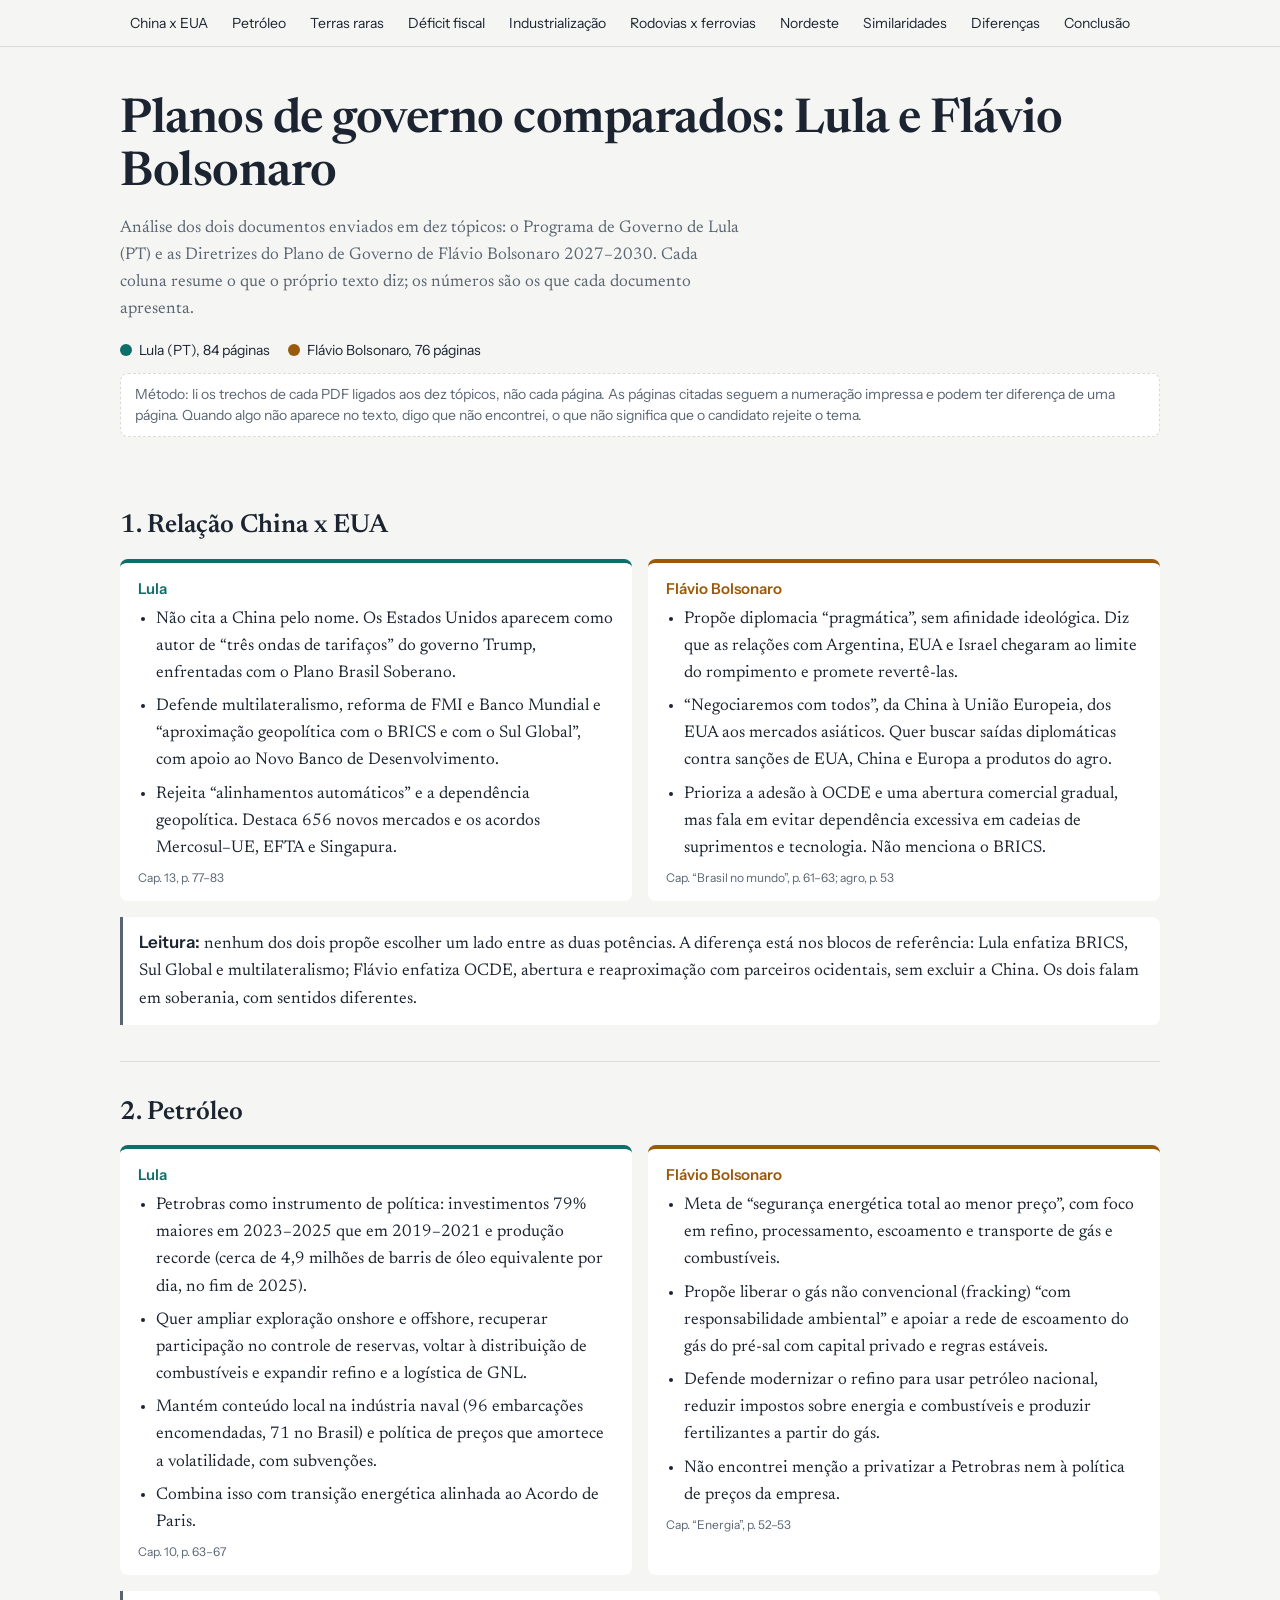
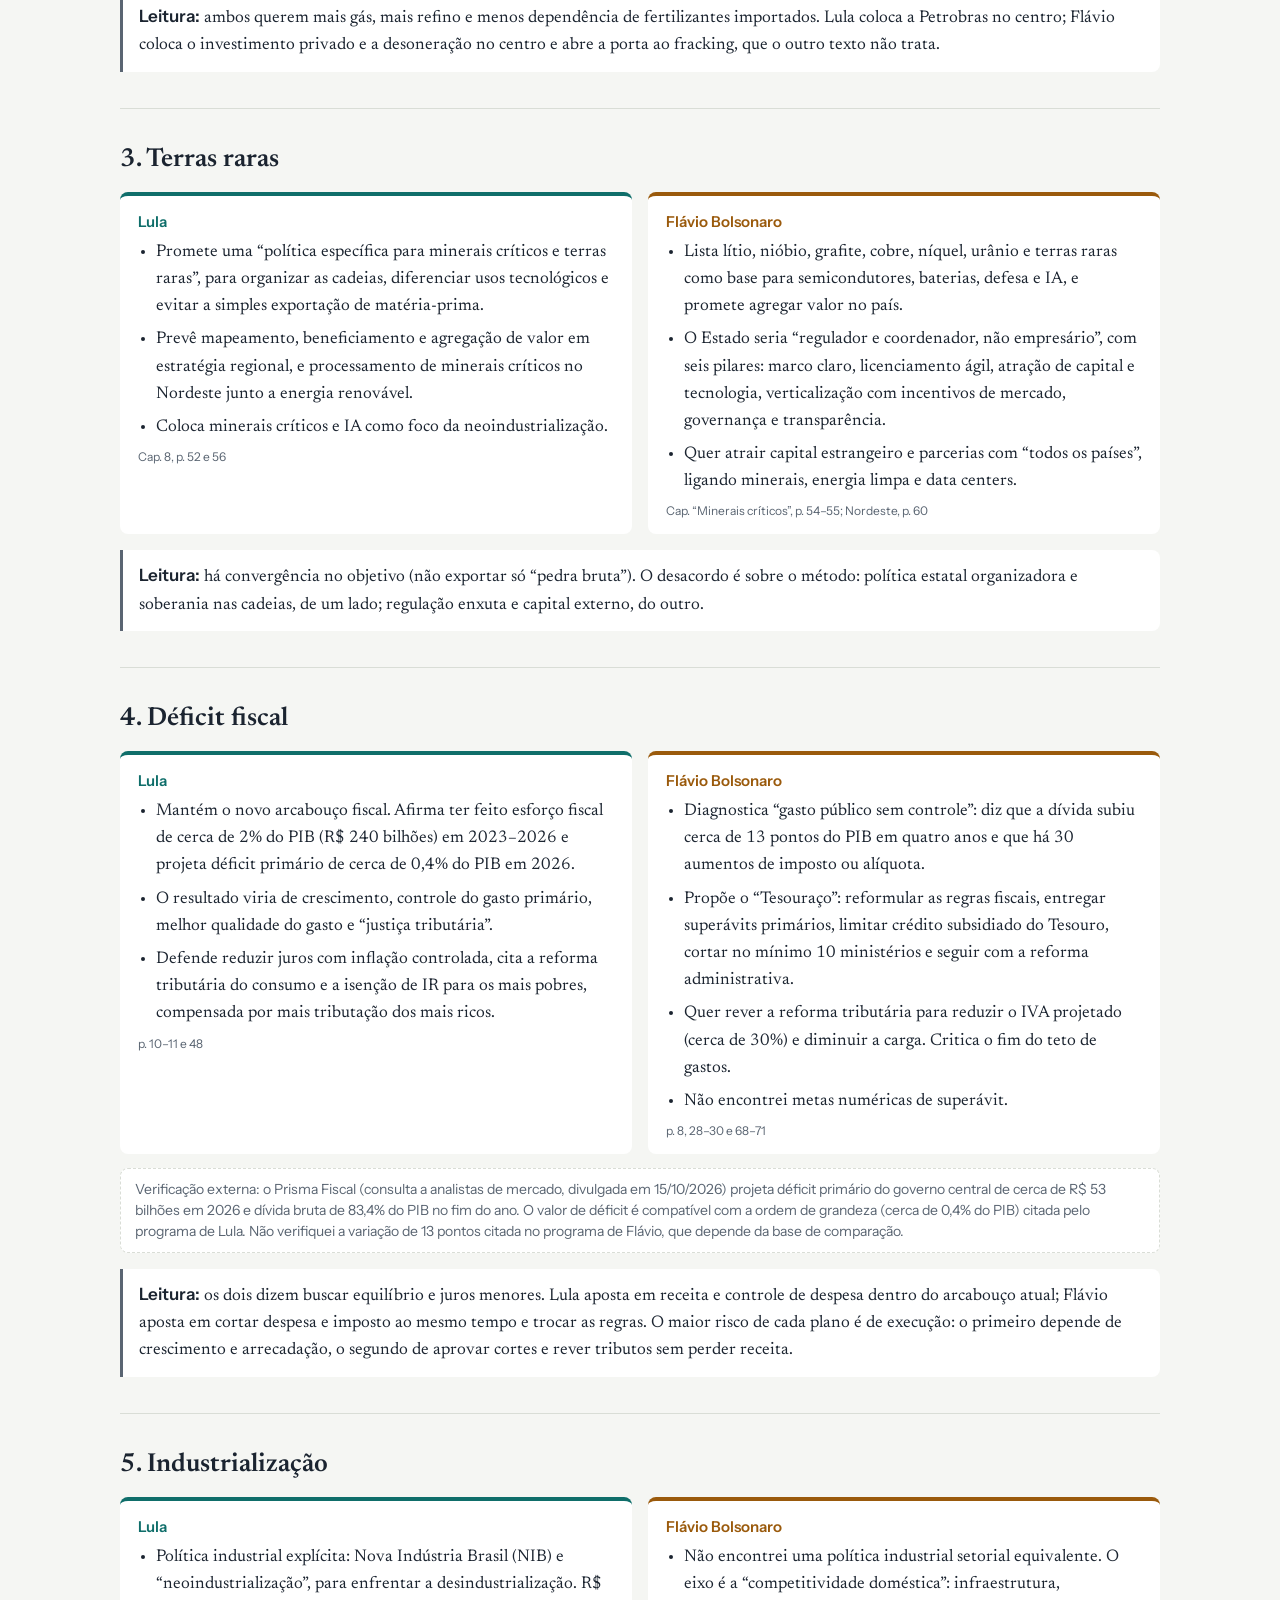
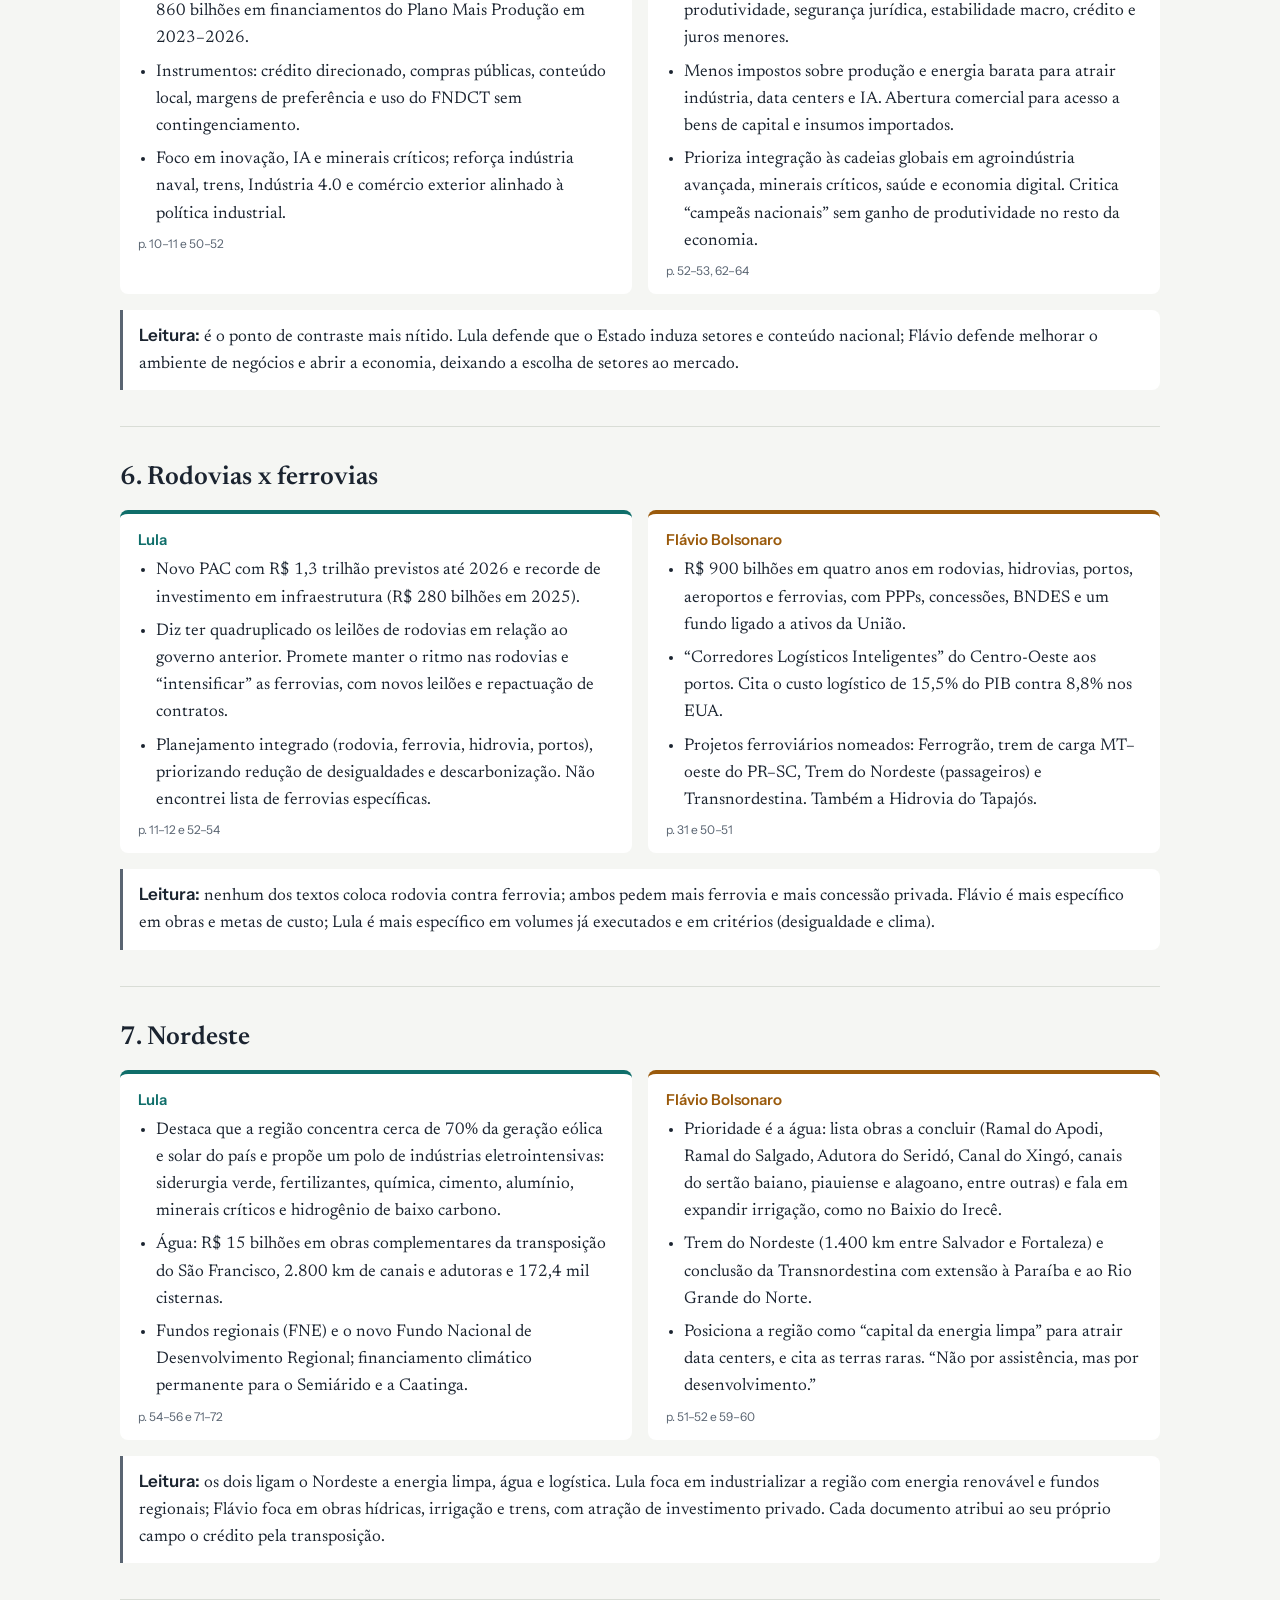
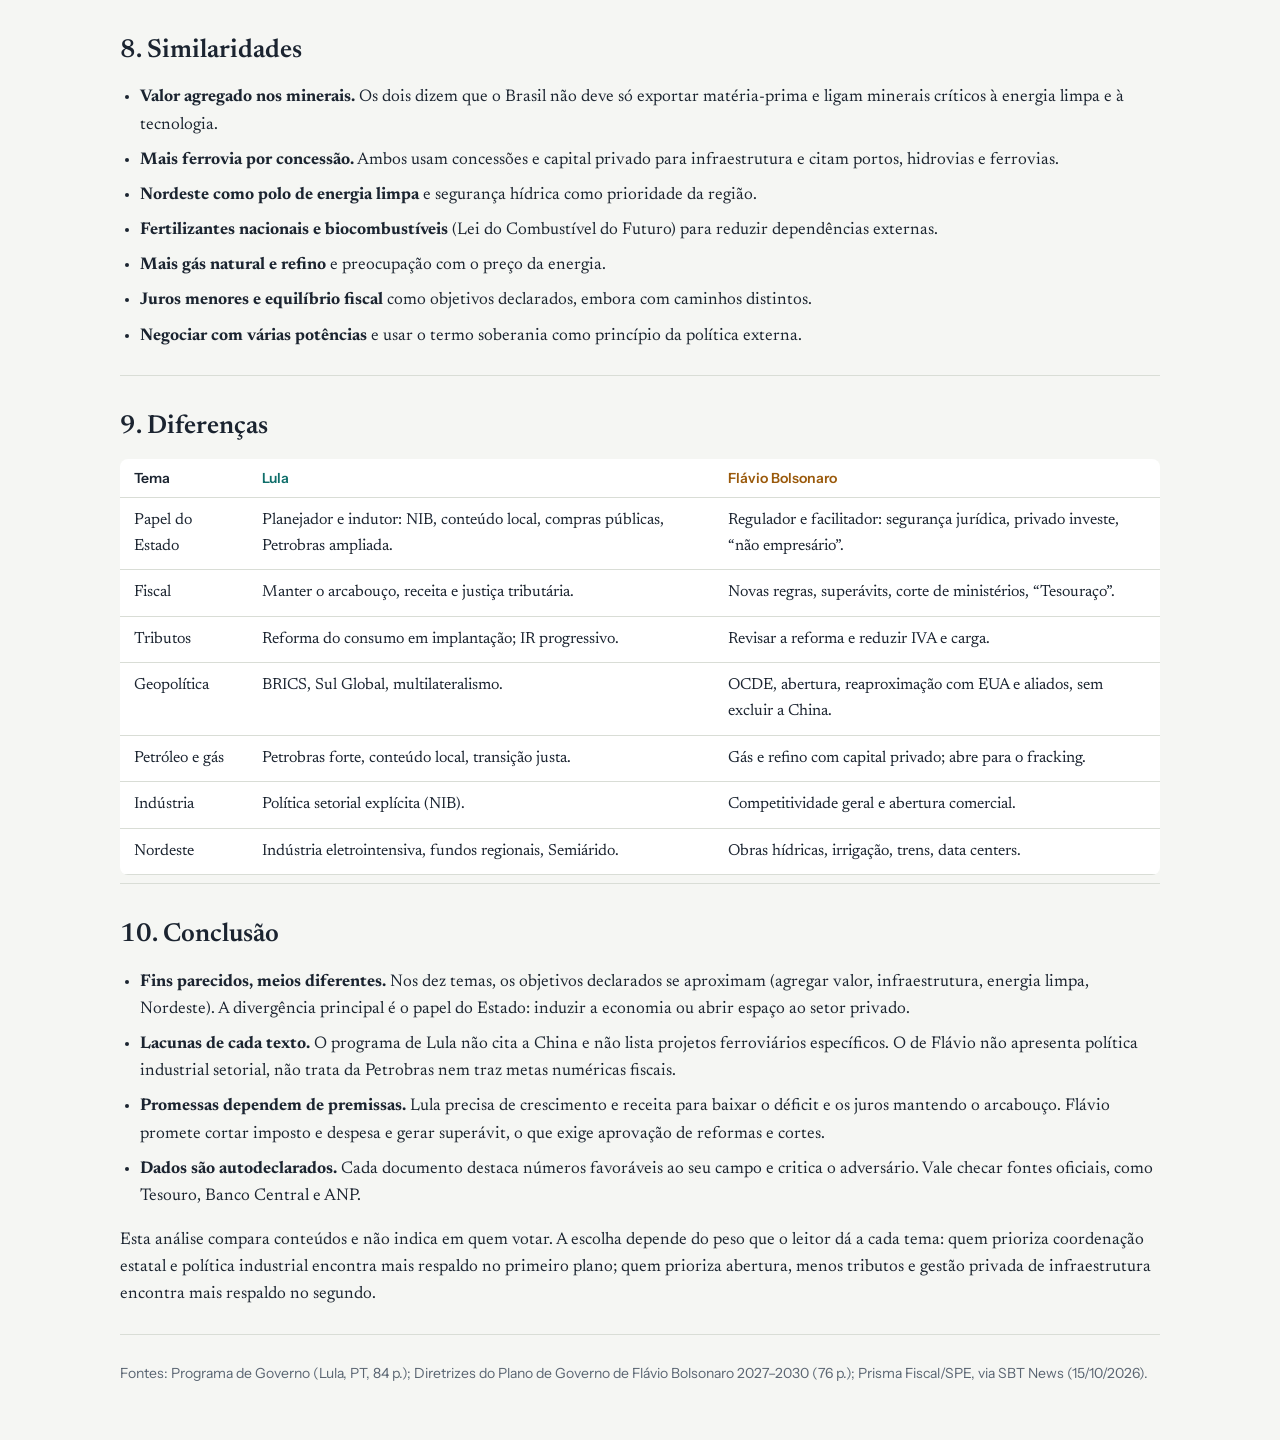
<file: analises/claude-sonnet-5.5-medium.html>
<!DOCTYPE html>
<html lang="pt-BR">
<head>
<meta charset="utf-8">
<meta name="viewport" content="width=device-width, initial-scale=1, viewport-fit=cover">
<title>Planos de governo comparados: Lula e Flávio Bolsonaro</title>
<link rel="stylesheet" href="https://fonts.googleapis.com/css2?family=Newsreader:opsz,wght@6..72,400;6..72,600&family=Instrument+Sans:wght@400;600&display=swap">
<style>
:root{--paper:#F5F6F3;--card:#FFFFFF;--ink:#1B2430;--mute:#5A6572;--line:#D9DDD6;--a:#0F6E6A;--b:#9A5A0C;--at:#E3F0EE;--bt:#F6EBDD;
box-sizing:border-box;padding-top:env(safe-area-inset-top,0px);padding-bottom:env(safe-area-inset-bottom,0px)}
@media (prefers-color-scheme:dark){:root:not([data-theme="light"]){--paper:#14181D;--card:#1C222A;--ink:#E6E9EC;--mute:#9AA5B1;--line:#2D3640;--a:#4FC0B8;--b:#E0A04F;--at:#173331;--bt:#35280F}}
:root[data-theme="dark"]{--paper:#14181D;--card:#1C222A;--ink:#E6E9EC;--mute:#9AA5B1;--line:#2D3640;--a:#4FC0B8;--b:#E0A04F;--at:#173331;--bt:#35280F}
html{scroll-padding-top:64px;scroll-behavior:smooth}
body{margin:0;background:var(--paper);color:var(--ink);font:17px/1.6 "Newsreader",Georgia,serif}
body::before{content:"";position:fixed;inset:0 0 auto;height:env(safe-area-inset-top,0px);background:var(--paper);z-index:10}
.wrap{max-width:1040px;margin:0 auto;padding:0 20px}
header{padding:48px 0 24px}
h1{font:600 clamp(30px,5vw,48px)/1.1 "Newsreader",Georgia,serif;margin:0 0 14px;letter-spacing:-.01em}
.lead{max-width:62ch;color:var(--mute);margin:0}
nav{position:sticky;top:env(safe-area-inset-top,0px);background:var(--paper);border-bottom:1px solid var(--line);z-index:5}
nav .wrap{display:flex;gap:4px;overflow-x:auto;padding:8px 20px;font:14px "Instrument Sans",system-ui,sans-serif}
nav a{color:var(--ink);text-decoration:none;padding:6px 10px;border-radius:6px;white-space:nowrap}
nav a:hover,nav a:focus-visible{background:var(--line);outline:none}
.key{display:flex;gap:18px;flex-wrap:wrap;font:14px "Instrument Sans",system-ui,sans-serif;margin-top:18px}
.key span::before{content:"";display:inline-block;width:12px;height:12px;border-radius:50%;margin-right:7px;vertical-align:-1px}
.key .ka::before{background:var(--a)}.key .kb::before{background:var(--b)}
section{padding:36px 0 8px;border-bottom:1px solid var(--line)}
h2{font:600 26px/1.2 "Newsreader",Georgia,serif;margin:0 0 16px}
.cmp{display:grid;grid-template-columns:1fr 1fr;gap:16px}
.col{background:var(--card);border-radius:8px;padding:16px 18px;border-top:4px solid}
.col.a{border-color:var(--a)}.col.b{border-color:var(--b)}
.col h3{font:600 15px "Instrument Sans",system-ui,sans-serif;margin:0 0 8px}
.col.a h3{color:var(--a)}.col.b h3{color:var(--b)}
.col ul{margin:0;padding-left:18px}.col li{margin:0 0 6px}
.ref{font:12px "Instrument Sans",system-ui,sans-serif;color:var(--mute);margin-top:8px}
.read{margin:16px 0 28px;padding:12px 16px;border-left:3px solid var(--mute);color:var(--ink);background:var(--card);border-radius:0 8px 8px 0}
.read b{font-family:"Instrument Sans",system-ui,sans-serif;font-weight:600}
.note{font:14px/1.5 "Instrument Sans",system-ui,sans-serif;color:var(--mute);background:var(--card);border:1px dashed var(--line);border-radius:8px;padding:10px 14px;margin:14px 0}
table{width:100%;border-collapse:collapse;background:var(--card);border-radius:8px;overflow:hidden;font-size:16px}
th,td{text-align:left;vertical-align:top;padding:10px 14px;border-bottom:1px solid var(--line)}
th{font:600 14px "Instrument Sans",system-ui,sans-serif}
th.a{color:var(--a)}th.b{color:var(--b)}
.tw{overflow-x:auto}
ul.plain{padding-left:20px}ul.plain li{margin-bottom:8px}
footer{padding:28px 0 56px;font:14px/1.5 "Instrument Sans",system-ui,sans-serif;color:var(--mute)}
@media(max-width:720px){.cmp{grid-template-columns:1fr}body{font-size:16px}}
@media(prefers-reduced-motion:reduce){html{scroll-behavior:auto}}
</style>
</head>
<body>
<nav><div class="wrap">
<a href="#t1">China x EUA</a><a href="#t2">Petróleo</a><a href="#t3">Terras raras</a><a href="#t4">Déficit fiscal</a><a href="#t5">Industrialização</a><a href="#t6">Rodovias x ferrovias</a><a href="#t7">Nordeste</a><a href="#t8">Similaridades</a><a href="#t9">Diferenças</a><a href="#t10">Conclusão</a>
</div></nav>
<div class="wrap">
<header>
<h1>Planos de governo comparados: Lula e Flávio Bolsonaro</h1>
<p class="lead">Análise dos dois documentos enviados em dez tópicos: o Programa de Governo de Lula (PT) e as Diretrizes do Plano de Governo de Flávio Bolsonaro 2027–2030. Cada coluna resume o que o próprio texto diz; os números são os que cada documento apresenta.</p>
<div class="key"><span class="ka">Lula (PT), 84 páginas</span><span class="kb">Flávio Bolsonaro, 76 páginas</span></div>
<p class="note">Método: li os trechos de cada PDF ligados aos dez tópicos, não cada página. As páginas citadas seguem a numeração impressa e podem ter diferença de uma página. Quando algo não aparece no texto, digo que não encontrei, o que não significa que o candidato rejeite o tema.</p>
</header>

<section id="t1"><h2>1. Relação China x EUA</h2>
<div class="cmp">
<div class="col a"><h3>Lula</h3><ul>
<li>Não cita a China pelo nome. Os Estados Unidos aparecem como autor de “três ondas de tarifaços” do governo Trump, enfrentadas com o Plano Brasil Soberano.</li>
<li>Defende multilateralismo, reforma de FMI e Banco Mundial e “aproximação geopolítica com o BRICS e com o Sul Global”, com apoio ao Novo Banco de Desenvolvimento.</li>
<li>Rejeita “alinhamentos automáticos” e a dependência geopolítica. Destaca 656 novos mercados e os acordos Mercosul–UE, EFTA e Singapura.</li>
</ul><div class="ref">Cap. 13, p. 77–83</div></div>
<div class="col b"><h3>Flávio Bolsonaro</h3><ul>
<li>Propõe diplomacia “pragmática”, sem afinidade ideológica. Diz que as relações com Argentina, EUA e Israel chegaram ao limite do rompimento e promete revertê-las.</li>
<li>“Negociaremos com todos”, da China à União Europeia, dos EUA aos mercados asiáticos. Quer buscar saídas diplomáticas contra sanções de EUA, China e Europa a produtos do agro.</li>
<li>Prioriza a adesão à OCDE e uma abertura comercial gradual, mas fala em evitar dependência excessiva em cadeias de suprimentos e tecnologia. Não menciona o BRICS.</li>
</ul><div class="ref">Cap. “Brasil no mundo”, p. 61–63; agro, p. 53</div></div>
</div>
<div class="read"><b>Leitura:</b> nenhum dos dois propõe escolher um lado entre as duas potências. A diferença está nos blocos de referência: Lula enfatiza BRICS, Sul Global e multilateralismo; Flávio enfatiza OCDE, abertura e reaproximação com parceiros ocidentais, sem excluir a China. Os dois falam em soberania, com sentidos diferentes.</div>
</section>

<section id="t2"><h2>2. Petróleo</h2>
<div class="cmp">
<div class="col a"><h3>Lula</h3><ul>
<li>Petrobras como instrumento de política: investimentos 79% maiores em 2023–2025 que em 2019–2021 e produção recorde (cerca de 4,9 milhões de barris de óleo equivalente por dia, no fim de 2025).</li>
<li>Quer ampliar exploração onshore e offshore, recuperar participação no controle de reservas, voltar à distribuição de combustíveis e expandir refino e a logística de GNL.</li>
<li>Mantém conteúdo local na indústria naval (96 embarcações encomendadas, 71 no Brasil) e política de preços que amortece a volatilidade, com subvenções.</li>
<li>Combina isso com transição energética alinhada ao Acordo de Paris.</li>
</ul><div class="ref">Cap. 10, p. 63–67</div></div>
<div class="col b"><h3>Flávio Bolsonaro</h3><ul>
<li>Meta de “segurança energética total ao menor preço”, com foco em refino, processamento, escoamento e transporte de gás e combustíveis.</li>
<li>Propõe liberar o gás não convencional (fracking) “com responsabilidade ambiental” e apoiar a rede de escoamento do gás do pré-sal com capital privado e regras estáveis.</li>
<li>Defende modernizar o refino para usar petróleo nacional, reduzir impostos sobre energia e combustíveis e produzir fertilizantes a partir do gás.</li>
<li>Não encontrei menção a privatizar a Petrobras nem à política de preços da empresa.</li>
</ul><div class="ref">Cap. “Energia”, p. 52–53</div></div>
</div>
<div class="read"><b>Leitura:</b> ambos querem mais gás, mais refino e menos dependência de fertilizantes importados. Lula coloca a Petrobras no centro; Flávio coloca o investimento privado e a desoneração no centro e abre a porta ao fracking, que o outro texto não trata.</div>
</section>

<section id="t3"><h2>3. Terras raras</h2>
<div class="cmp">
<div class="col a"><h3>Lula</h3><ul>
<li>Promete uma “política específica para minerais críticos e terras raras”, para organizar as cadeias, diferenciar usos tecnológicos e evitar a simples exportação de matéria-prima.</li>
<li>Prevê mapeamento, beneficiamento e agregação de valor em estratégia regional, e processamento de minerais críticos no Nordeste junto a energia renovável.</li>
<li>Coloca minerais críticos e IA como foco da neoindustrialização.</li>
</ul><div class="ref">Cap. 8, p. 52 e 56</div></div>
<div class="col b"><h3>Flávio Bolsonaro</h3><ul>
<li>Lista lítio, nióbio, grafite, cobre, níquel, urânio e terras raras como base para semicondutores, baterias, defesa e IA, e promete agregar valor no país.</li>
<li>O Estado seria “regulador e coordenador, não empresário”, com seis pilares: marco claro, licenciamento ágil, atração de capital e tecnologia, verticalização com incentivos de mercado, governança e transparência.</li>
<li>Quer atrair capital estrangeiro e parcerias com “todos os países”, ligando minerais, energia limpa e data centers.</li>
</ul><div class="ref">Cap. “Minerais críticos”, p. 54–55; Nordeste, p. 60</div></div>
</div>
<div class="read"><b>Leitura:</b> há convergência no objetivo (não exportar só “pedra bruta”). O desacordo é sobre o método: política estatal organizadora e soberania nas cadeias, de um lado; regulação enxuta e capital externo, do outro.</div>
</section>

<section id="t4"><h2>4. Déficit fiscal</h2>
<div class="cmp">
<div class="col a"><h3>Lula</h3><ul>
<li>Mantém o novo arcabouço fiscal. Afirma ter feito esforço fiscal de cerca de 2% do PIB (R$ 240 bilhões) em 2023–2026 e projeta déficit primário de cerca de 0,4% do PIB em 2026.</li>
<li>O resultado viria de crescimento, controle do gasto primário, melhor qualidade do gasto e “justiça tributária”.</li>
<li>Defende reduzir juros com inflação controlada, cita a reforma tributária do consumo e a isenção de IR para os mais pobres, compensada por mais tributação dos mais ricos.</li>
</ul><div class="ref">p. 10–11 e 48</div></div>
<div class="col b"><h3>Flávio Bolsonaro</h3><ul>
<li>Diagnostica “gasto público sem controle”: diz que a dívida subiu cerca de 13 pontos do PIB em quatro anos e que há 30 aumentos de imposto ou alíquota.</li>
<li>Propõe o “Tesouraço”: reformular as regras fiscais, entregar superávits primários, limitar crédito subsidiado do Tesouro, cortar no mínimo 10 ministérios e seguir com a reforma administrativa.</li>
<li>Quer rever a reforma tributária para reduzir o IVA projetado (cerca de 30%) e diminuir a carga. Critica o fim do teto de gastos.</li>
<li>Não encontrei metas numéricas de superávit.</li>
</ul><div class="ref">p. 8, 28–30 e 68–71</div></div>
</div>
<p class="note">Verificação externa: o Prisma Fiscal (consulta a analistas de mercado, divulgada em 15/10/2026) projeta déficit primário do governo central de cerca de R$ 53 bilhões em 2026 e dívida bruta de 83,4% do PIB no fim do ano. O valor de déficit é compatível com a ordem de grandeza (cerca de 0,4% do PIB) citada pelo programa de Lula. Não verifiquei a variação de 13 pontos citada no programa de Flávio, que depende da base de comparação.</p>
<div class="read"><b>Leitura:</b> os dois dizem buscar equilíbrio e juros menores. Lula aposta em receita e controle de despesa dentro do arcabouço atual; Flávio aposta em cortar despesa e imposto ao mesmo tempo e trocar as regras. O maior risco de cada plano é de execução: o primeiro depende de crescimento e arrecadação, o segundo de aprovar cortes e rever tributos sem perder receita.</div>
</section>

<section id="t5"><h2>5. Industrialização</h2>
<div class="cmp">
<div class="col a"><h3>Lula</h3><ul>
<li>Política industrial explícita: Nova Indústria Brasil (NIB) e “neoindustrialização”, para enfrentar a desindustrialização. R$ 860 bilhões em financiamentos do Plano Mais Produção em 2023–2026.</li>
<li>Instrumentos: crédito direcionado, compras públicas, conteúdo local, margens de preferência e uso do FNDCT sem contingenciamento.</li>
<li>Foco em inovação, IA e minerais críticos; reforça indústria naval, trens, Indústria 4.0 e comércio exterior alinhado à política industrial.</li>
</ul><div class="ref">p. 10–11 e 50–52</div></div>
<div class="col b"><h3>Flávio Bolsonaro</h3><ul>
<li>Não encontrei uma política industrial setorial equivalente. O eixo é a “competitividade doméstica”: infraestrutura, produtividade, segurança jurídica, estabilidade macro, crédito e juros menores.</li>
<li>Menos impostos sobre produção e energia barata para atrair indústria, data centers e IA. Abertura comercial para acesso a bens de capital e insumos importados.</li>
<li>Prioriza integração às cadeias globais em agroindústria avançada, minerais críticos, saúde e economia digital. Critica “campeãs nacionais” sem ganho de produtividade no resto da economia.</li>
</ul><div class="ref">p. 52–53, 62–64</div></div>
</div>
<div class="read"><b>Leitura:</b> é o ponto de contraste mais nítido. Lula defende que o Estado induza setores e conteúdo nacional; Flávio defende melhorar o ambiente de negócios e abrir a economia, deixando a escolha de setores ao mercado.</div>
</section>

<section id="t6"><h2>6. Rodovias x ferrovias</h2>
<div class="cmp">
<div class="col a"><h3>Lula</h3><ul>
<li>Novo PAC com R$ 1,3 trilhão previstos até 2026 e recorde de investimento em infraestrutura (R$ 280 bilhões em 2025).</li>
<li>Diz ter quadruplicado os leilões de rodovias em relação ao governo anterior. Promete manter o ritmo nas rodovias e “intensificar” as ferrovias, com novos leilões e repactuação de contratos.</li>
<li>Planejamento integrado (rodovia, ferrovia, hidrovia, portos), priorizando redução de desigualdades e descarbonização. Não encontrei lista de ferrovias específicas.</li>
</ul><div class="ref">p. 11–12 e 52–54</div></div>
<div class="col b"><h3>Flávio Bolsonaro</h3><ul>
<li>R$ 900 bilhões em quatro anos em rodovias, hidrovias, portos, aeroportos e ferrovias, com PPPs, concessões, BNDES e um fundo ligado a ativos da União.</li>
<li>“Corredores Logísticos Inteligentes” do Centro-Oeste aos portos. Cita o custo logístico de 15,5% do PIB contra 8,8% nos EUA.</li>
<li>Projetos ferroviários nomeados: Ferrogrão, trem de carga MT–oeste do PR–SC, Trem do Nordeste (passageiros) e Transnordestina. Também a Hidrovia do Tapajós.</li>
</ul><div class="ref">p. 31 e 50–51</div></div>
</div>
<div class="read"><b>Leitura:</b> nenhum dos textos coloca rodovia contra ferrovia; ambos pedem mais ferrovia e mais concessão privada. Flávio é mais específico em obras e metas de custo; Lula é mais específico em volumes já executados e em critérios (desigualdade e clima).</div>
</section>

<section id="t7"><h2>7. Nordeste</h2>
<div class="cmp">
<div class="col a"><h3>Lula</h3><ul>
<li>Destaca que a região concentra cerca de 70% da geração eólica e solar do país e propõe um polo de indústrias eletrointensivas: siderurgia verde, fertilizantes, química, cimento, alumínio, minerais críticos e hidrogênio de baixo carbono.</li>
<li>Água: R$ 15 bilhões em obras complementares da transposição do São Francisco, 2.800 km de canais e adutoras e 172,4 mil cisternas.</li>
<li>Fundos regionais (FNE) e o novo Fundo Nacional de Desenvolvimento Regional; financiamento climático permanente para o Semiárido e a Caatinga.</li>
</ul><div class="ref">p. 54–56 e 71–72</div></div>
<div class="col b"><h3>Flávio Bolsonaro</h3><ul>
<li>Prioridade é a água: lista obras a concluir (Ramal do Apodi, Ramal do Salgado, Adutora do Seridó, Canal do Xingó, canais do sertão baiano, piauiense e alagoano, entre outras) e fala em expandir irrigação, como no Baixio do Irecê.</li>
<li>Trem do Nordeste (1.400 km entre Salvador e Fortaleza) e conclusão da Transnordestina com extensão à Paraíba e ao Rio Grande do Norte.</li>
<li>Posiciona a região como “capital da energia limpa” para atrair data centers, e cita as terras raras. “Não por assistência, mas por desenvolvimento.”</li>
</ul><div class="ref">p. 51–52 e 59–60</div></div>
</div>
<div class="read"><b>Leitura:</b> os dois ligam o Nordeste a energia limpa, água e logística. Lula foca em industrializar a região com energia renovável e fundos regionais; Flávio foca em obras hídricas, irrigação e trens, com atração de investimento privado. Cada documento atribui ao seu próprio campo o crédito pela transposição.</div>
</section>

<section id="t8"><h2>8. Similaridades</h2>
<ul class="plain">
<li><b>Valor agregado nos minerais.</b> Os dois dizem que o Brasil não deve só exportar matéria-prima e ligam minerais críticos à energia limpa e à tecnologia.</li>
<li><b>Mais ferrovia por concessão.</b> Ambos usam concessões e capital privado para infraestrutura e citam portos, hidrovias e ferrovias.</li>
<li><b>Nordeste como polo de energia limpa</b> e segurança hídrica como prioridade da região.</li>
<li><b>Fertilizantes nacionais e biocombustíveis</b> (Lei do Combustível do Futuro) para reduzir dependências externas.</li>
<li><b>Mais gás natural e refino</b> e preocupação com o preço da energia.</li>
<li><b>Juros menores e equilíbrio fiscal</b> como objetivos declarados, embora com caminhos distintos.</li>
<li><b>Negociar com várias potências</b> e usar o termo soberania como princípio da política externa.</li>
</ul>
</section>

<section id="t9"><h2>9. Diferenças</h2>
<div class="tw"><table>
<tr><th>Tema</th><th class="a">Lula</th><th class="b">Flávio Bolsonaro</th></tr>
<tr><td>Papel do Estado</td><td>Planejador e indutor: NIB, conteúdo local, compras públicas, Petrobras ampliada.</td><td>Regulador e facilitador: segurança jurídica, privado investe, “não empresário”.</td></tr>
<tr><td>Fiscal</td><td>Manter o arcabouço, receita e justiça tributária.</td><td>Novas regras, superávits, corte de ministérios, “Tesouraço”.</td></tr>
<tr><td>Tributos</td><td>Reforma do consumo em implantação; IR progressivo.</td><td>Revisar a reforma e reduzir IVA e carga.</td></tr>
<tr><td>Geopolítica</td><td>BRICS, Sul Global, multilateralismo.</td><td>OCDE, abertura, reaproximação com EUA e aliados, sem excluir a China.</td></tr>
<tr><td>Petróleo e gás</td><td>Petrobras forte, conteúdo local, transição justa.</td><td>Gás e refino com capital privado; abre para o fracking.</td></tr>
<tr><td>Indústria</td><td>Política setorial explícita (NIB).</td><td>Competitividade geral e abertura comercial.</td></tr>
<tr><td>Nordeste</td><td>Indústria eletrointensiva, fundos regionais, Semiárido.</td><td>Obras hídricas, irrigação, trens, data centers.</td></tr>
</table></div>
</section>

<section id="t10"><h2>10. Conclusão</h2>
<ul class="plain">
<li><b>Fins parecidos, meios diferentes.</b> Nos dez temas, os objetivos declarados se aproximam (agregar valor, infraestrutura, energia limpa, Nordeste). A divergência principal é o papel do Estado: induzir a economia ou abrir espaço ao setor privado.</li>
<li><b>Lacunas de cada texto.</b> O programa de Lula não cita a China e não lista projetos ferroviários específicos. O de Flávio não apresenta política industrial setorial, não trata da Petrobras nem traz metas numéricas fiscais.</li>
<li><b>Promessas dependem de premissas.</b> Lula precisa de crescimento e receita para baixar o déficit e os juros mantendo o arcabouço. Flávio promete cortar imposto e despesa e gerar superávit, o que exige aprovação de reformas e cortes.</li>
<li><b>Dados são autodeclarados.</b> Cada documento destaca números favoráveis ao seu campo e critica o adversário. Vale checar fontes oficiais, como Tesouro, Banco Central e ANP.</li>
</ul>
<p>Esta análise compara conteúdos e não indica em quem votar. A escolha depende do peso que o leitor dá a cada tema: quem prioriza coordenação estatal e política industrial encontra mais respaldo no primeiro plano; quem prioriza abertura, menos tributos e gestão privada de infraestrutura encontra mais respaldo no segundo.</p>
</section>
<footer>Fontes: Programa de Governo (Lula, PT, 84 p.); Diretrizes do Plano de Governo de Flávio Bolsonaro 2027–2030 (76 p.); Prisma Fiscal/SPE, via SBT News (15/10/2026).</footer>
</div>
</body>
</html>
</file>
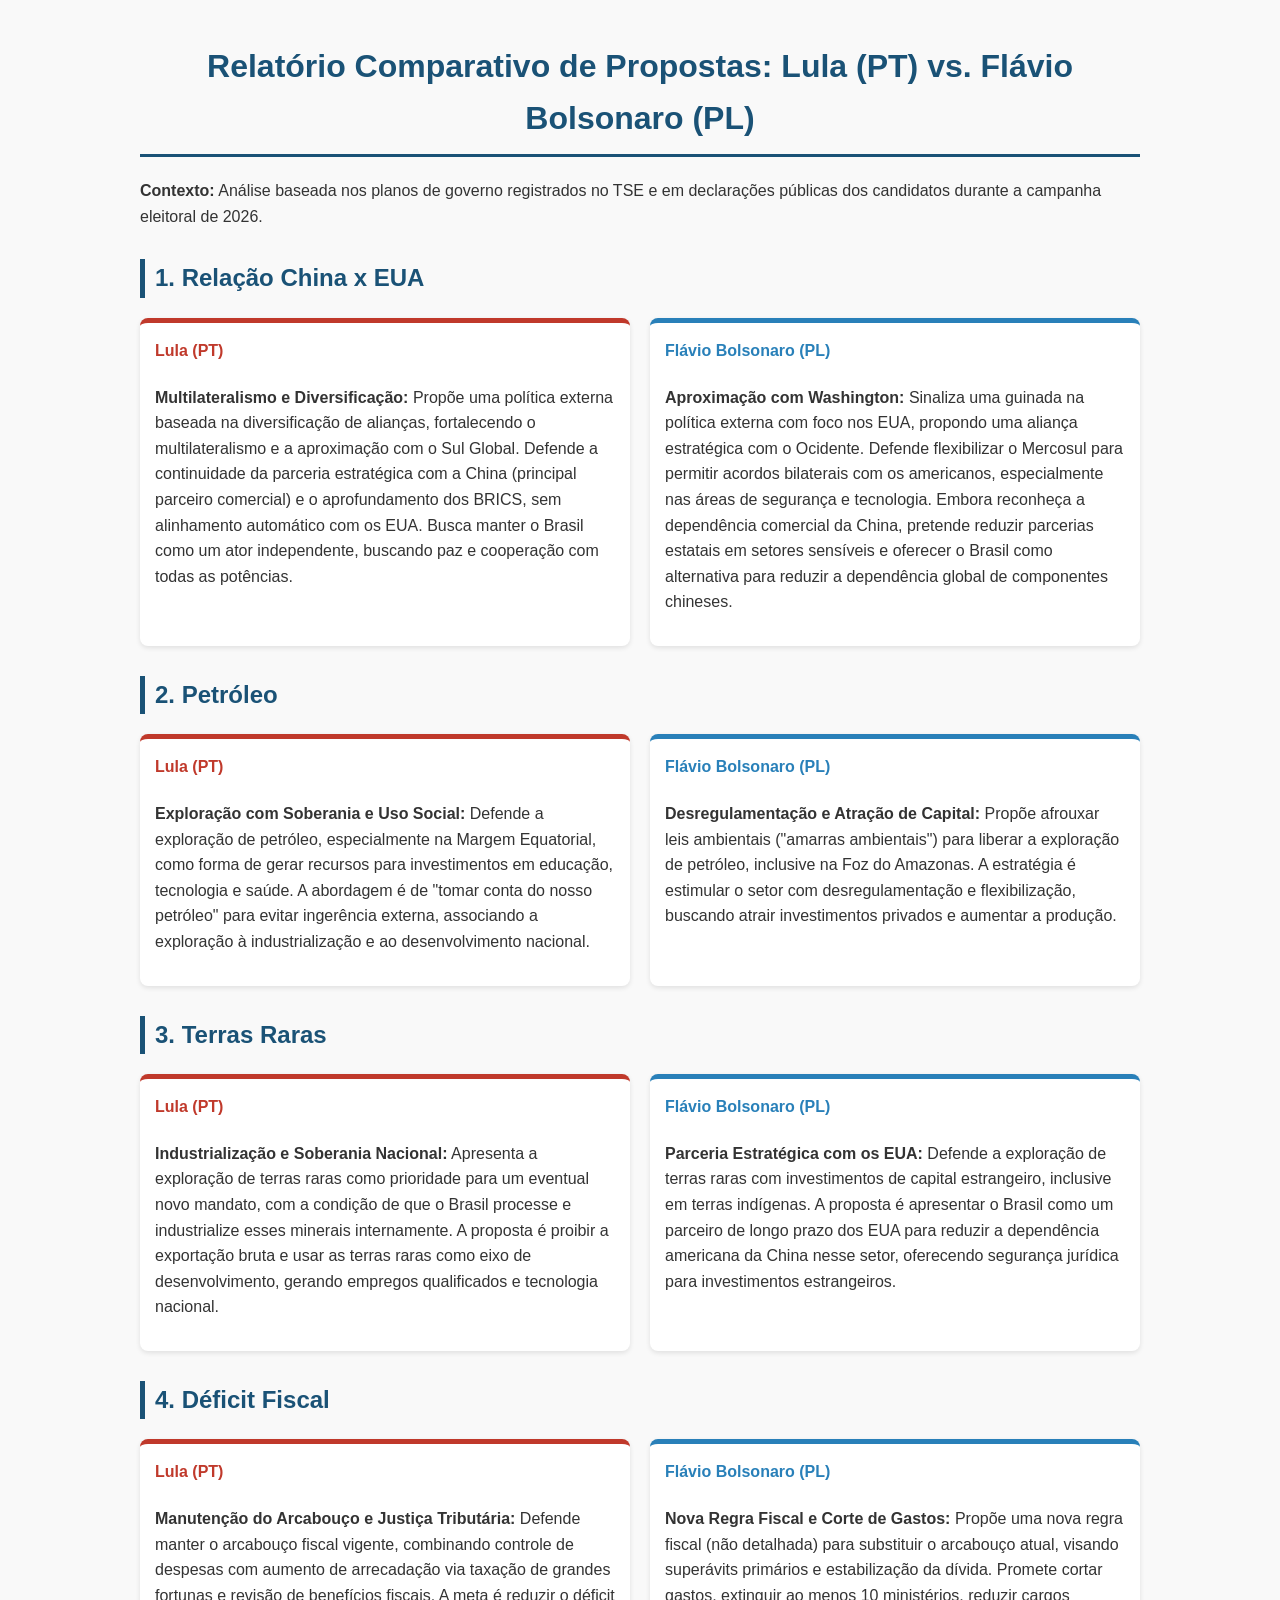
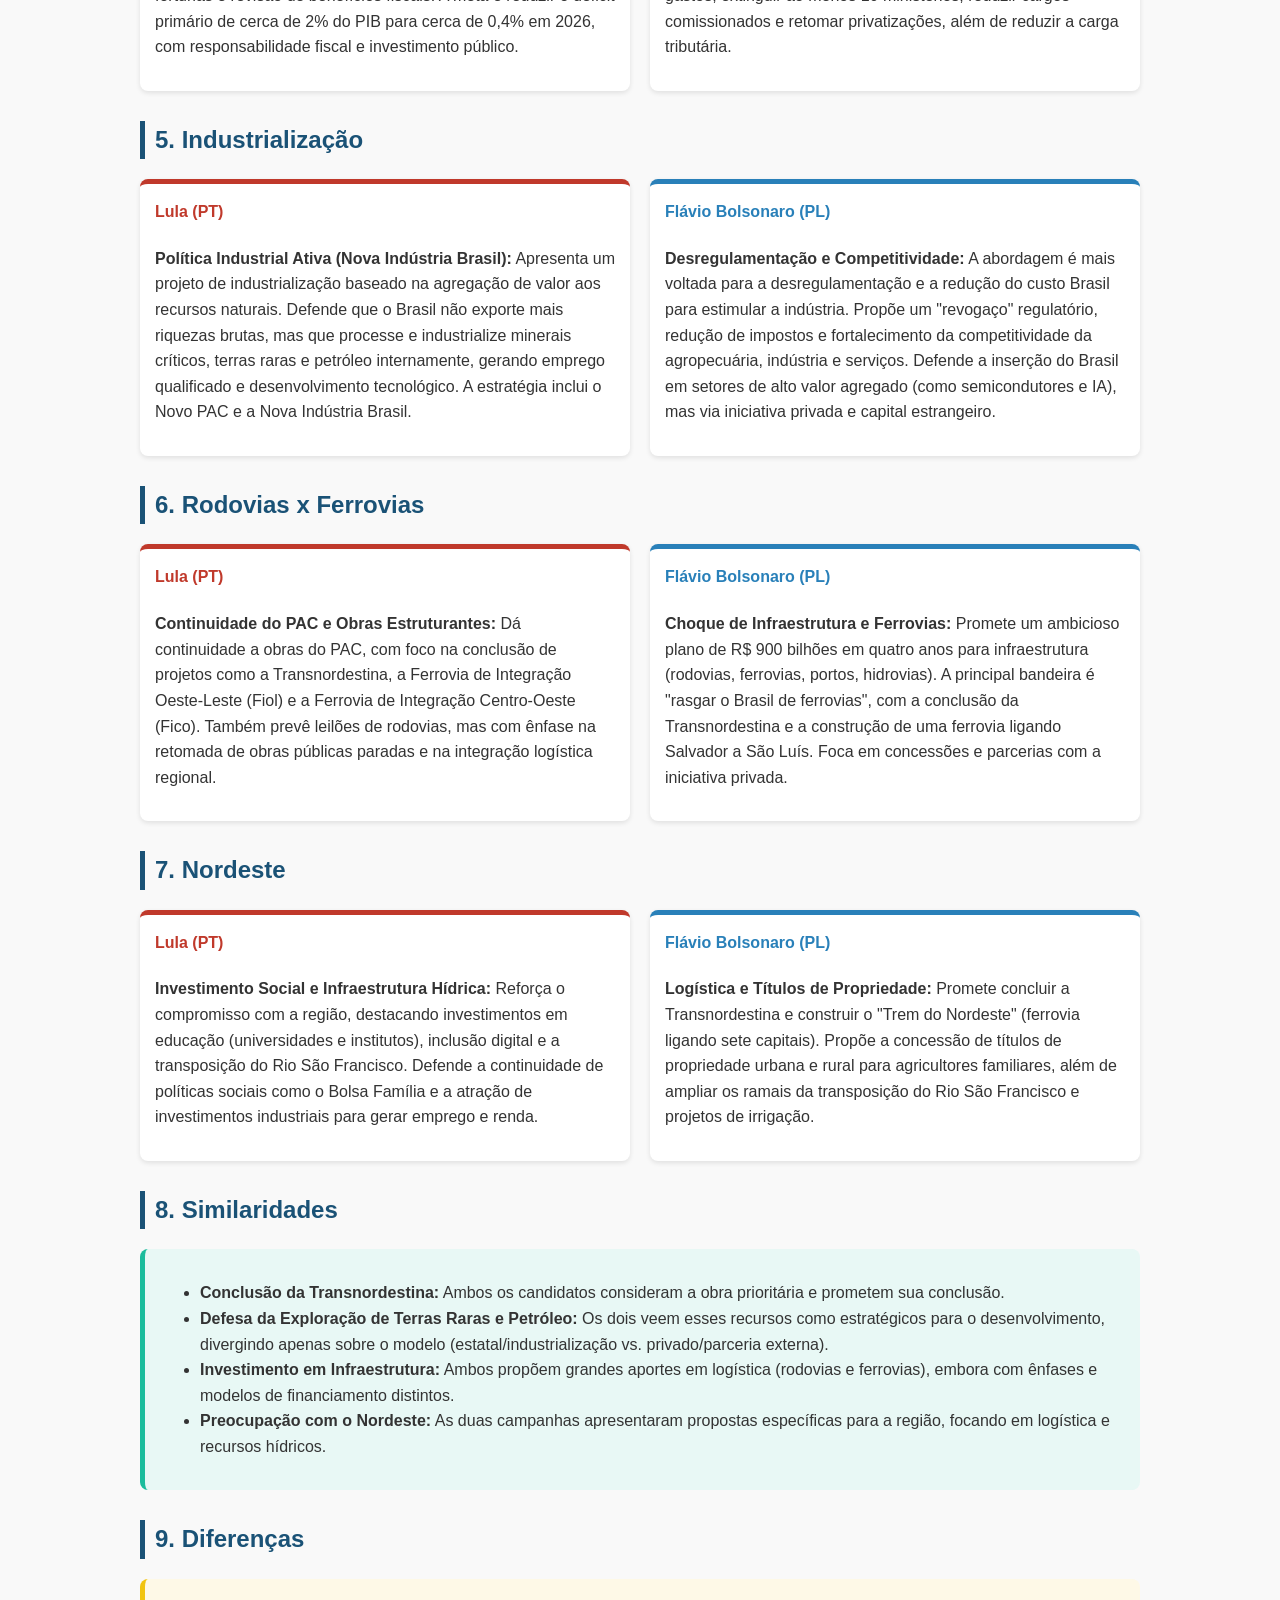
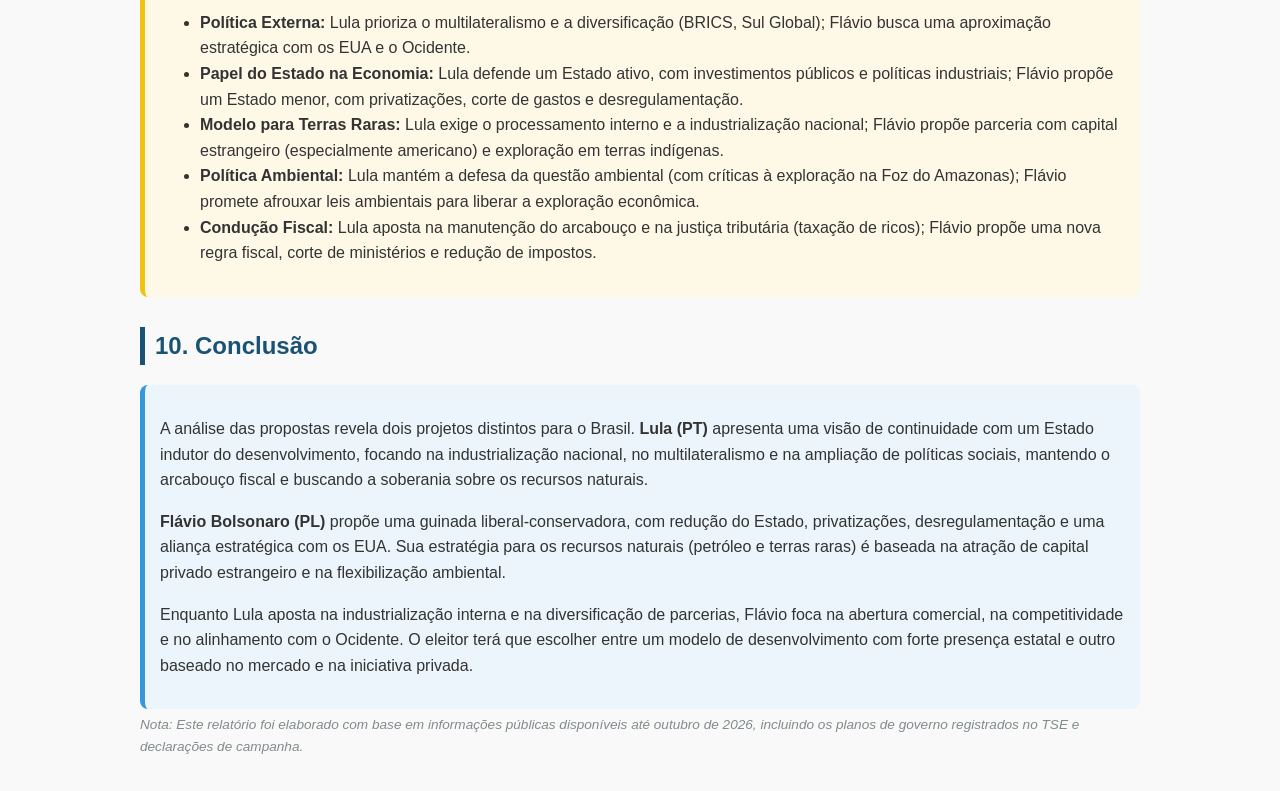
<file: analises/deepseek-4.1-thinking.html>
<!DOCTYPE html>
<html lang="pt-BR">
<head>
    <meta charset="UTF-8">
    <meta name="viewport" content="width=device-width, initial-scale=1.0">
    <title>Relatório Comparativo: Propostas Lula vs. Flávio Bolsonaro (2026)</title>
    <style>
        body {
            font-family: 'Segoe UI', Tahoma, Geneva, Verdana, sans-serif;
            line-height: 1.6;
            color: #333;
            max-width: 1000px;
            margin: 0 auto;
            padding: 20px;
            background-color: #f9f9f9;
        }
        h1 {
            color: #1a5276;
            text-align: center;
            border-bottom: 3px solid #1a5276;
            padding-bottom: 10px;
        }
        h2 {
            color: #1a5276;
            border-left: 5px solid #1a5276;
            padding-left: 10px;
            margin-top: 30px;
        }
        h3 {
            color: #2c3e50;
            margin-bottom: 5px;
        }
        .candidate-box {
            display: flex;
            justify-content: space-between;
            gap: 20px;
            margin-bottom: 20px;
        }
        .candidate {
            flex: 1;
            padding: 15px;
            border-radius: 8px;
            background-color: #fff;
            box-shadow: 0 2px 5px rgba(0,0,0,0.1);
        }
        .lula { border-top: 5px solid #c0392b; }
        .flavio { border-top: 5px solid #2980b9; }
        .candidate h4 { margin-top: 0; }
        .lula h4 { color: #c0392b; }
        .flavio h4 { color: #2980b9; }
        .similarities {
            background-color: #e8f8f5;
            padding: 15px;
            border-radius: 8px;
            border-left: 5px solid #1abc9c;
        }
        .differences {
            background-color: #fef9e7;
            padding: 15px;
            border-radius: 8px;
            border-left: 5px solid #f1c40f;
        }
        .conclusion {
            background-color: #ebf5fb;
            padding: 15px;
            border-radius: 8px;
            border-left: 5px solid #3498db;
        }
        .nota {
            font-size: 0.85em;
            color: #7f8c8d;
            margin-top: 5px;
        }
        table {
            width: 100%;
            border-collapse: collapse;
            margin: 20px 0;
            background-color: #fff;
            box-shadow: 0 2px 5px rgba(0,0,0,0.1);
        }
        th, td {
            padding: 12px;
            text-align: left;
            border-bottom: 1px solid #ddd;
        }
        th {
            background-color: #1a5276;
            color: #fff;
        }
        tr:hover { background-color: #f1f1f1; }
    </style>
</head>
<body>

    <h1>Relatório Comparativo de Propostas: Lula (PT) vs. Flávio Bolsonaro (PL)</h1>
    <p><strong>Contexto:</strong> Análise baseada nos planos de governo registrados no TSE e em declarações públicas dos candidatos durante a campanha eleitoral de 2026.</p>

    <!-- 1. RELAÇÃO CHINA X EUA -->
    <h2>1. Relação China x EUA</h2>
    <div class="candidate-box">
        <div class="candidate lula">
            <h4>Lula (PT)</h4>
            <p><strong>Multilateralismo e Diversificação:</strong> Propõe uma política externa baseada na diversificação de alianças, fortalecendo o multilateralismo e a aproximação com o Sul Global. Defende a continuidade da parceria estratégica com a China (principal parceiro comercial) e o aprofundamento dos BRICS, sem alinhamento automático com os EUA. Busca manter o Brasil como um ator independente, buscando paz e cooperação com todas as potências.</p>
        </div>
        <div class="candidate flavio">
            <h4>Flávio Bolsonaro (PL)</h4>
            <p><strong>Aproximação com Washington:</strong> Sinaliza uma guinada na política externa com foco nos EUA, propondo uma aliança estratégica com o Ocidente. Defende flexibilizar o Mercosul para permitir acordos bilaterais com os americanos, especialmente nas áreas de segurança e tecnologia. Embora reconheça a dependência comercial da China, pretende reduzir parcerias estatais em setores sensíveis e oferecer o Brasil como alternativa para reduzir a dependência global de componentes chineses.</p>
        </div>
    </div>

    <!-- 2. PETRÓLEO -->
    <h2>2. Petróleo</h2>
    <div class="candidate-box">
        <div class="candidate lula">
            <h4>Lula (PT)</h4>
            <p><strong>Exploração com Soberania e Uso Social:</strong> Defende a exploração de petróleo, especialmente na Margem Equatorial, como forma de gerar recursos para investimentos em educação, tecnologia e saúde. A abordagem é de "tomar conta do nosso petróleo" para evitar ingerência externa, associando a exploração à industrialização e ao desenvolvimento nacional.</p>
        </div>
        <div class="candidate flavio">
            <h4>Flávio Bolsonaro (PL)</h4>
            <p><strong>Desregulamentação e Atração de Capital:</strong> Propõe afrouxar leis ambientais ("amarras ambientais") para liberar a exploração de petróleo, inclusive na Foz do Amazonas. A estratégia é estimular o setor com desregulamentação e flexibilização, buscando atrair investimentos privados e aumentar a produção.</p>
        </div>
    </div>

    <!-- 3. TERRAS RARAS -->
    <h2>3. Terras Raras</h2>
    <div class="candidate-box">
        <div class="candidate lula">
            <h4>Lula (PT)</h4>
            <p><strong>Industrialização e Soberania Nacional:</strong> Apresenta a exploração de terras raras como prioridade para um eventual novo mandato, com a condição de que o Brasil processe e industrialize esses minerais internamente. A proposta é proibir a exportação bruta e usar as terras raras como eixo de desenvolvimento, gerando empregos qualificados e tecnologia nacional.</p>
        </div>
        <div class="candidate flavio">
            <h4>Flávio Bolsonaro (PL)</h4>
            <p><strong>Parceria Estratégica com os EUA:</strong> Defende a exploração de terras raras com investimentos de capital estrangeiro, inclusive em terras indígenas. A proposta é apresentar o Brasil como um parceiro de longo prazo dos EUA para reduzir a dependência americana da China nesse setor, oferecendo segurança jurídica para investimentos estrangeiros.</p>
        </div>
    </div>

    <!-- 4. DÉFICIT FISCAL -->
    <h2>4. Déficit Fiscal</h2>
    <div class="candidate-box">
        <div class="candidate lula">
            <h4>Lula (PT)</h4>
            <p><strong>Manutenção do Arcabouço e Justiça Tributária:</strong> Defende manter o arcabouço fiscal vigente, combinando controle de despesas com aumento de arrecadação via taxação de grandes fortunas e revisão de benefícios fiscais. A meta é reduzir o déficit primário de cerca de 2% do PIB para cerca de 0,4% em 2026, com responsabilidade fiscal e investimento público.</p>
        </div>
        <div class="candidate flavio">
            <h4>Flávio Bolsonaro (PL)</h4>
            <p><strong>Nova Regra Fiscal e Corte de Gastos:</strong> Propõe uma nova regra fiscal (não detalhada) para substituir o arcabouço atual, visando superávits primários e estabilização da dívida. Promete cortar gastos, extinguir ao menos 10 ministérios, reduzir cargos comissionados e retomar privatizações, além de reduzir a carga tributária.</p>
        </div>
    </div>

    <!-- 5. INDUSTRIALIZAÇÃO -->
    <h2>5. Industrialização</h2>
    <div class="candidate-box">
        <div class="candidate lula">
            <h4>Lula (PT)</h4>
            <p><strong>Política Industrial Ativa (Nova Indústria Brasil):</strong> Apresenta um projeto de industrialização baseado na agregação de valor aos recursos naturais. Defende que o Brasil não exporte mais riquezas brutas, mas que processe e industrialize minerais críticos, terras raras e petróleo internamente, gerando emprego qualificado e desenvolvimento tecnológico. A estratégia inclui o Novo PAC e a Nova Indústria Brasil.</p>
        </div>
        <div class="candidate flavio">
            <h4>Flávio Bolsonaro (PL)</h4>
            <p><strong>Desregulamentação e Competitividade:</strong> A abordagem é mais voltada para a desregulamentação e a redução do custo Brasil para estimular a indústria. Propõe um "revogaço" regulatório, redução de impostos e fortalecimento da competitividade da agropecuária, indústria e serviços. Defende a inserção do Brasil em setores de alto valor agregado (como semicondutores e IA), mas via iniciativa privada e capital estrangeiro.</p>
        </div>
    </div>

    <!-- 6. RODOVIAS X FERROVIAS -->
    <h2>6. Rodovias x Ferrovias</h2>
    <div class="candidate-box">
        <div class="candidate lula">
            <h4>Lula (PT)</h4>
            <p><strong>Continuidade do PAC e Obras Estruturantes:</strong> Dá continuidade a obras do PAC, com foco na conclusão de projetos como a Transnordestina, a Ferrovia de Integração Oeste-Leste (Fiol) e a Ferrovia de Integração Centro-Oeste (Fico). Também prevê leilões de rodovias, mas com ênfase na retomada de obras públicas paradas e na integração logística regional.</p>
        </div>
        <div class="candidate flavio">
            <h4>Flávio Bolsonaro (PL)</h4>
            <p><strong>Choque de Infraestrutura e Ferrovias:</strong> Promete um ambicioso plano de R$ 900 bilhões em quatro anos para infraestrutura (rodovias, ferrovias, portos, hidrovias). A principal bandeira é "rasgar o Brasil de ferrovias", com a conclusão da Transnordestina e a construção de uma ferrovia ligando Salvador a São Luís. Foca em concessões e parcerias com a iniciativa privada.</p>
        </div>
    </div>

    <!-- 7. NORDESTE -->
    <h2>7. Nordeste</h2>
    <div class="candidate-box">
        <div class="candidate lula">
            <h4>Lula (PT)</h4>
            <p><strong>Investimento Social e Infraestrutura Hídrica:</strong> Reforça o compromisso com a região, destacando investimentos em educação (universidades e institutos), inclusão digital e a transposição do Rio São Francisco. Defende a continuidade de políticas sociais como o Bolsa Família e a atração de investimentos industriais para gerar emprego e renda.</p>
        </div>
        <div class="candidate flavio">
            <h4>Flávio Bolsonaro (PL)</h4>
            <p><strong>Logística e Títulos de Propriedade:</strong> Promete concluir a Transnordestina e construir o "Trem do Nordeste" (ferrovia ligando sete capitais). Propõe a concessão de títulos de propriedade urbana e rural para agricultores familiares, além de ampliar os ramais da transposição do Rio São Francisco e projetos de irrigação.</p>
        </div>
    </div>

    <!-- 8. SIMILARIDADES -->
    <h2>8. Similaridades</h2>
    <div class="similarities">
        <ul>
            <li><strong>Conclusão da Transnordestina:</strong> Ambos os candidatos consideram a obra prioritária e prometem sua conclusão.</li>
            <li><strong>Defesa da Exploração de Terras Raras e Petróleo:</strong> Os dois veem esses recursos como estratégicos para o desenvolvimento, divergindo apenas sobre o modelo (estatal/industrialização vs. privado/parceria externa).</li>
            <li><strong>Investimento em Infraestrutura:</strong> Ambos propõem grandes aportes em logística (rodovias e ferrovias), embora com ênfases e modelos de financiamento distintos.</li>
            <li><strong>Preocupação com o Nordeste:</strong> As duas campanhas apresentaram propostas específicas para a região, focando em logística e recursos hídricos.</li>
        </ul>
    </div>

    <!-- 9. DIFERENÇAS -->
    <h2>9. Diferenças</h2>
    <div class="differences">
        <ul>
            <li><strong>Política Externa:</strong> Lula prioriza o multilateralismo e a diversificação (BRICS, Sul Global); Flávio busca uma aproximação estratégica com os EUA e o Ocidente.</li>
            <li><strong>Papel do Estado na Economia:</strong> Lula defende um Estado ativo, com investimentos públicos e políticas industriais; Flávio propõe um Estado menor, com privatizações, corte de gastos e desregulamentação.</li>
            <li><strong>Modelo para Terras Raras:</strong> Lula exige o processamento interno e a industrialização nacional; Flávio propõe parceria com capital estrangeiro (especialmente americano) e exploração em terras indígenas.</li>
            <li><strong>Política Ambiental:</strong> Lula mantém a defesa da questão ambiental (com críticas à exploração na Foz do Amazonas); Flávio promete afrouxar leis ambientais para liberar a exploração econômica.</li>
            <li><strong>Condução Fiscal:</strong> Lula aposta na manutenção do arcabouço e na justiça tributária (taxação de ricos); Flávio propõe uma nova regra fiscal, corte de ministérios e redução de impostos.</li>
        </ul>
    </div>

    <!-- 10. CONCLUSÃO -->
    <h2>10. Conclusão</h2>
    <div class="conclusion">
        <p>A análise das propostas revela dois projetos distintos para o Brasil. <strong>Lula (PT)</strong> apresenta uma visão de continuidade com um Estado indutor do desenvolvimento, focando na industrialização nacional, no multilateralismo e na ampliação de políticas sociais, mantendo o arcabouço fiscal e buscando a soberania sobre os recursos naturais.</p>
        <p><strong>Flávio Bolsonaro (PL)</strong> propõe uma guinada liberal-conservadora, com redução do Estado, privatizações, desregulamentação e uma aliança estratégica com os EUA. Sua estratégia para os recursos naturais (petróleo e terras raras) é baseada na atração de capital privado estrangeiro e na flexibilização ambiental.</p>
        <p>Enquanto Lula aposta na industrialização interna e na diversificação de parcerias, Flávio foca na abertura comercial, na competitividade e no alinhamento com o Ocidente. O eleitor terá que escolher entre um modelo de desenvolvimento com forte presença estatal e outro baseado no mercado e na iniciativa privada.</p>
    </div>

    <p class="nota"><em>Nota: Este relatório foi elaborado com base em informações públicas disponíveis até outubro de 2026, incluindo os planos de governo registrados no TSE e declarações de campanha.</em></p>

</body>
</html>
</file>
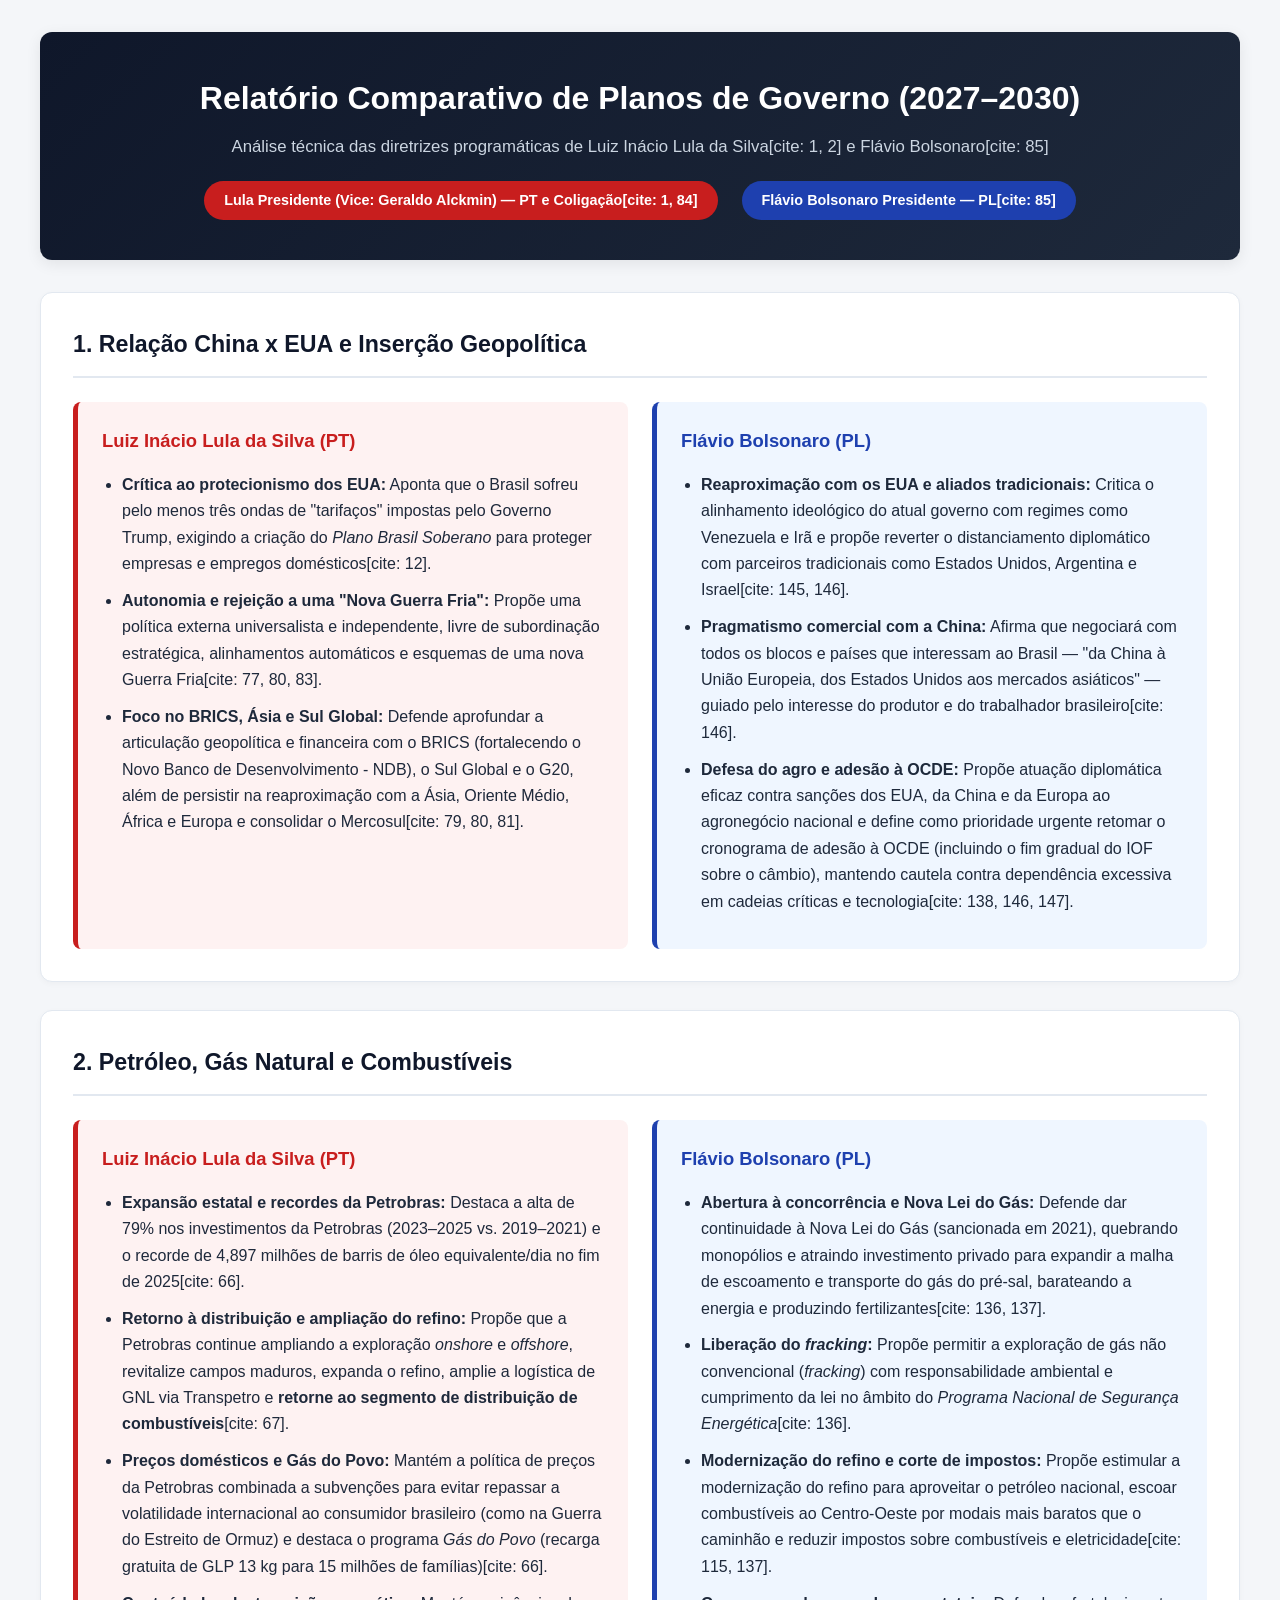
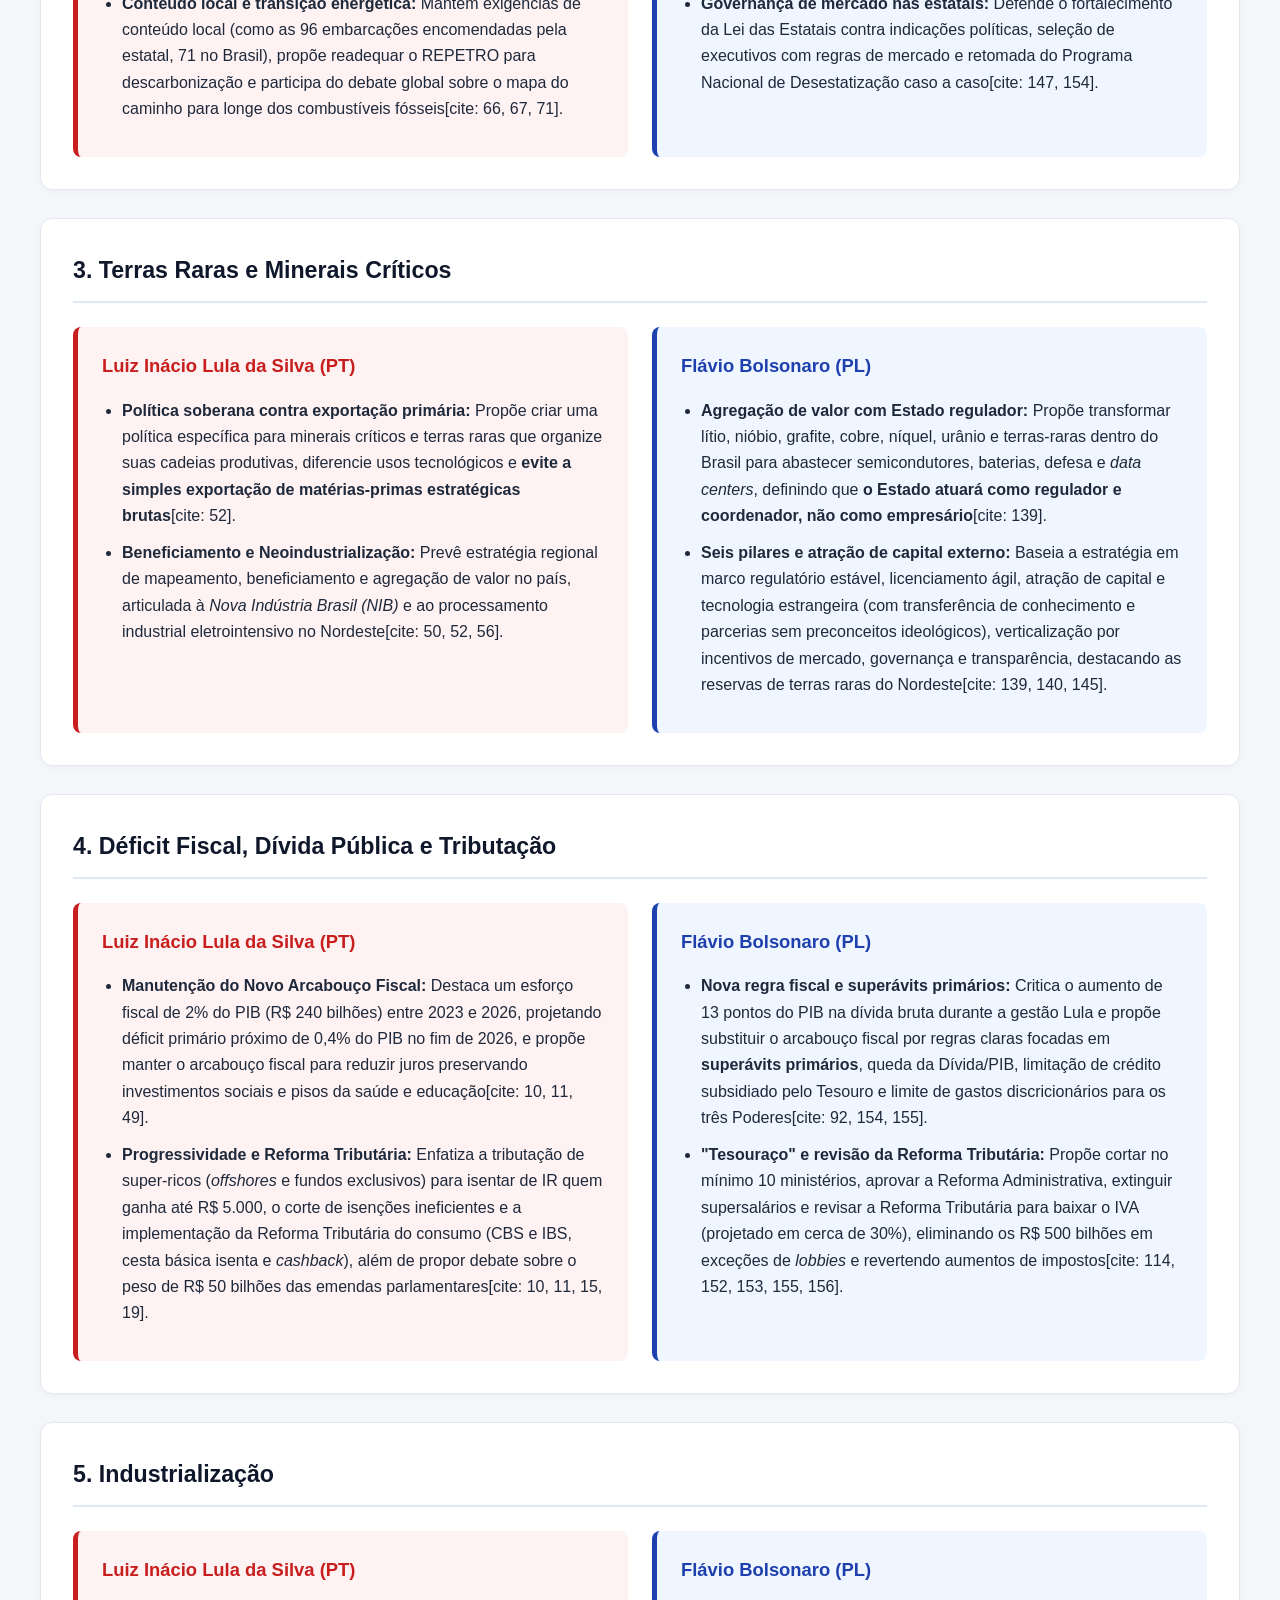
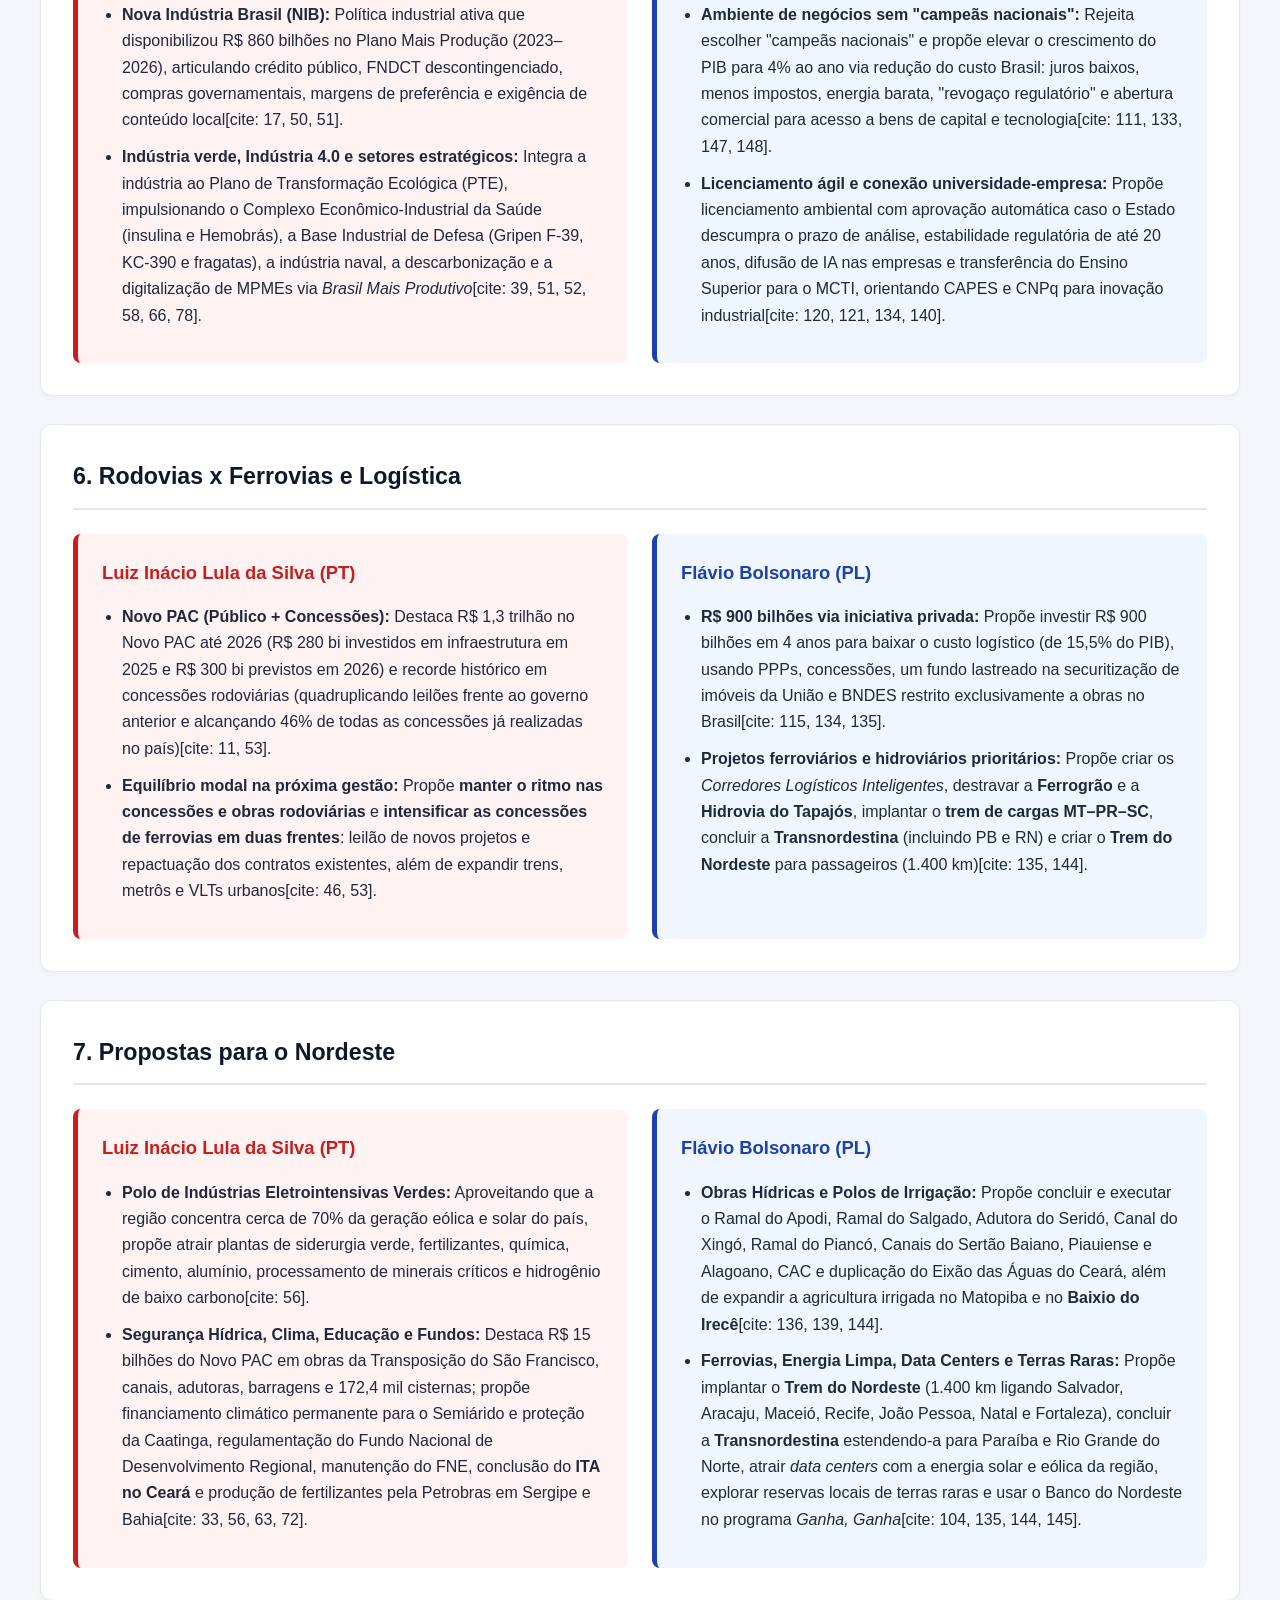
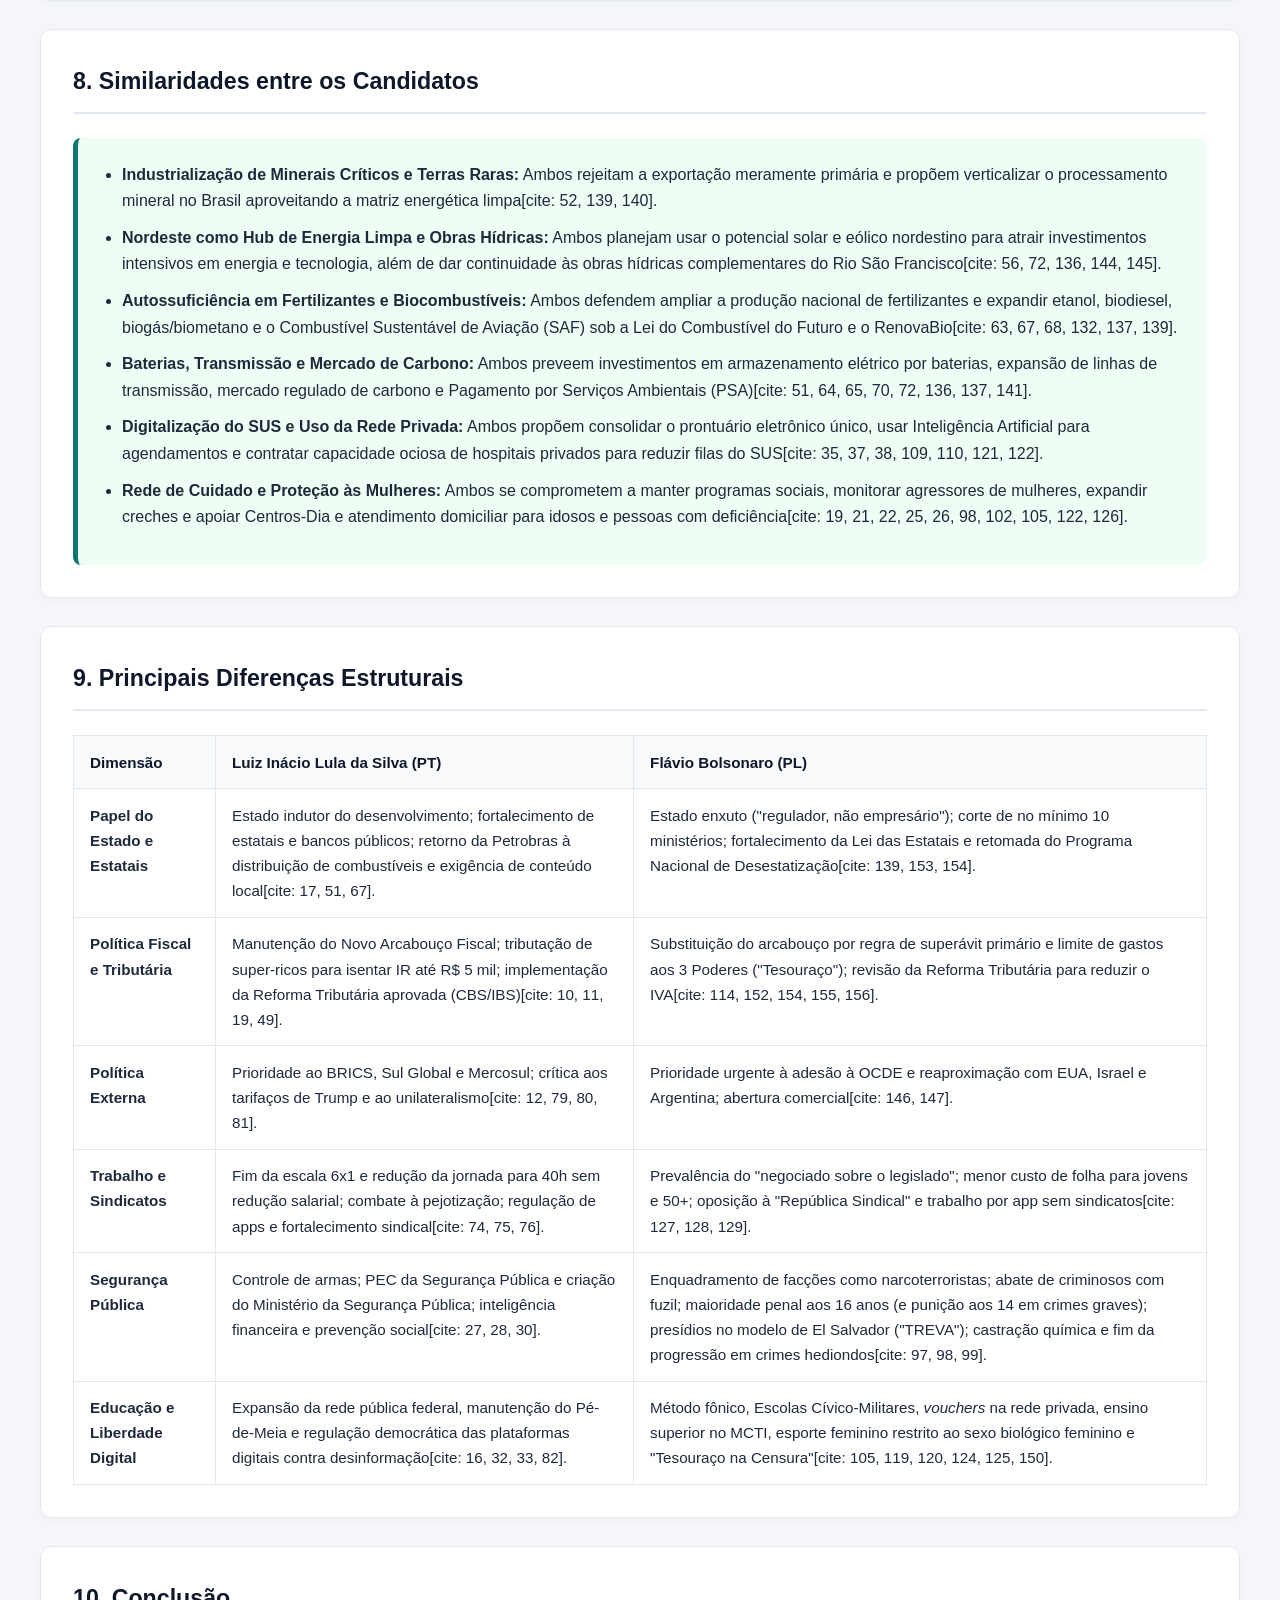
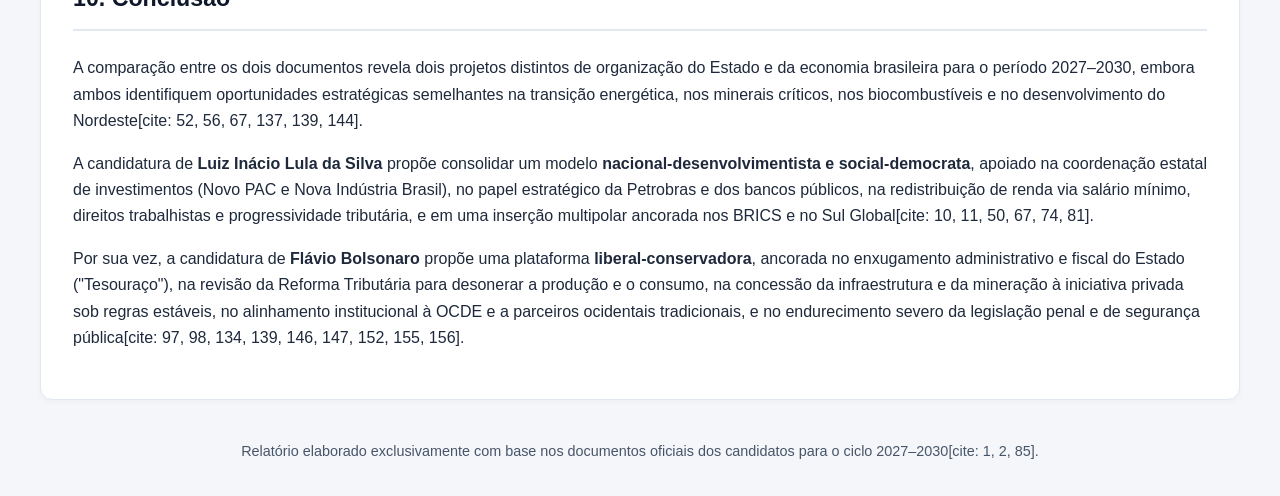
<file: analises/google-gemini-argon-high.html>
<!DOCTYPE html>
<html lang="pt-BR">
<head>
    <meta charset="UTF-8">
    <meta name="viewport" content="width=device-width, initial-scale=1.0">
    <title>Relatório Comparativo: Planos de Governo 2027–2030 (Lula vs. Flávio Bolsonaro)</title>
    <style>
        :root {
            --bg-body: #f4f6f9;
            --bg-card: #ffffff;
            --text-main: #1e293b;
            --text-muted: #475569;
            --lula-color: #c81e1e;
            --lula-bg: #fef2f2;
            --flavio-color: #1e40af;
            --flavio-bg: #eff6ff;
            --accent-color: #0f766e;
            --border-color: #e2e8f0;
        }
        * {
            box-sizing: border-box;
            margin: 0;
            padding: 0;
        }
        body {
            font-family: 'Segoe UI', Roboto, Helvetica, Arial, sans-serif;
            background-color: var(--bg-body);
            color: var(--text-main);
            line-height: 1.65;
            padding: 2rem 1rem;
        }
        .container {
            max-width: 1200px;
            margin: 0 auto;
        }
        header {
            background: linear-gradient(135deg, #0f172a 0%, #1e293b 100%);
            color: #ffffff;
            padding: 2.5rem 2rem;
            border-radius: 12px;
            margin-bottom: 2rem;
            text-align: center;
            box-shadow: 0 4px 15px rgba(0,0,0,0.08);
        }
        header h1 {
            font-size: 2rem;
            margin-bottom: 0.5rem;
        }
        header p {
            color: #cbd5e1;
            font-size: 1.05rem;
        }
        .badges {
            display: flex;
            justify-content: center;
            gap: 1.5rem;
            margin-top: 1.25rem;
            flex-wrap: wrap;
        }
        .badge {
            padding: 0.5rem 1.25rem;
            border-radius: 999px;
            font-weight: 600;
            font-size: 0.9rem;
        }
        .badge-lula {
            background-color: var(--lula-color);
            color: #fff;
        }
        .badge-flavio {
            background-color: var(--flavio-color);
            color: #fff;
        }
        .topic-section {
            background-color: var(--bg-card);
            border: 1px solid var(--border-color);
            border-radius: 12px;
            padding: 2rem;
            margin-bottom: 1.75rem;
            box-shadow: 0 2px 6px rgba(0,0,0,0.03);
        }
        .topic-section h2 {
            font-size: 1.45rem;
            color: #0f172a;
            border-bottom: 2px solid var(--border-color);
            padding-bottom: 0.75rem;
            margin-bottom: 1.5rem;
        }
        .comparison-grid {
            display: grid;
            grid-template-columns: 1fr 1fr;
            gap: 1.5rem;
        }
        @media (max-width: 768px) {
            .comparison-grid {
                grid-template-columns: 1fr;
            }
        }
        .candidate-box {
            padding: 1.5rem;
            border-radius: 8px;
            border-left: 5px solid;
        }
        .box-lula {
            background-color: var(--lula-bg);
            border-left-color: var(--lula-color);
        }
        .box-flavio {
            background-color: var(--flavio-bg);
            border-left-color: var(--flavio-color);
        }
        .candidate-box h3 {
            font-size: 1.15rem;
            margin-bottom: 1rem;
        }
        .box-lula h3 {
            color: var(--lula-color);
        }
        .box-flavio h3 {
            color: var(--flavio-color);
        }
        ul {
            padding-left: 1.25rem;
        }
        li {
            margin-bottom: 0.65rem;
            color: var(--text-main);
        }
        table {
            width: 100%;
            border-collapse: collapse;
            margin-top: 1rem;
            font-size: 0.95rem;
        }
        th, td {
            border: 1px solid var(--border-color);
            padding: 0.85rem 1rem;
            text-align: left;
            vertical-align: top;
        }
        th {
            background-color: #f8fafc;
            font-weight: 700;
            color: #0f172a;
        }
        .summary-box {
            background-color: #f0fdf4;
            border-left: 5px solid var(--accent-color);
            padding: 1.5rem;
            border-radius: 8px;
        }
        p.conclusion-text {
            margin-bottom: 1rem;
            color: var(--text-main);
        }
        footer {
            text-align: center;
            margin-top: 2.5rem;
            color: var(--text-muted);
            font-size: 0.9rem;
        }
    </style>
</head>
<body>

<div class="container">
    <header>
        <h1>Relatório Comparativo de Planos de Governo (2027–2030)</h1>
        <p>Análise técnica das diretrizes programáticas de Luiz Inácio Lula da Silva[cite: 1, 2] e Flávio Bolsonaro[cite: 85]</p>
        <div class="badges">
            <span class="badge badge-lula">Lula Presidente (Vice: Geraldo Alckmin) — PT e Coligação[cite: 1, 84]</span>
            <span class="badge badge-flavio">Flávio Bolsonaro Presidente — PL[cite: 85]</span>
        </div>
    </header>

    <!-- 1. Relação China x EUA -->
    <section class="topic-section">
        <h2>1. Relação China x EUA e Inserção Geopolítica</h2>
        <div class="comparison-grid">
            <div class="candidate-box box-lula">
                <h3>Luiz Inácio Lula da Silva (PT)</h3>
                <ul>
                    <li><strong>Crítica ao protecionismo dos EUA:</strong> Aponta que o Brasil sofreu pelo menos três ondas de "tarifaços" impostas pelo Governo Trump, exigindo a criação do <em>Plano Brasil Soberano</em> para proteger empresas e empregos domésticos[cite: 12].</li>
                    <li><strong>Autonomia e rejeição a uma "Nova Guerra Fria":</strong> Propõe uma política externa universalista e independente, livre de subordinação estratégica, alinhamentos automáticos e esquemas de uma nova Guerra Fria[cite: 77, 80, 83].</li>
                    <li><strong>Foco no BRICS, Ásia e Sul Global:</strong> Defende aprofundar a articulação geopolítica e financeira com o BRICS (fortalecendo o Novo Banco de Desenvolvimento - NDB), o Sul Global e o G20, além de persistir na reaproximação com a Ásia, Oriente Médio, África e Europa e consolidar o Mercosul[cite: 79, 80, 81].</li>
                </ul>
            </div>
            <div class="candidate-box box-flavio">
                <h3>Flávio Bolsonaro (PL)</h3>
                <ul>
                    <li><strong>Reaproximação com os EUA e aliados tradicionais:</strong> Critica o alinhamento ideológico do atual governo com regimes como Venezuela e Irã e propõe reverter o distanciamento diplomático com parceiros tradicionais como Estados Unidos, Argentina e Israel[cite: 145, 146].</li>
                    <li><strong>Pragmatismo comercial com a China:</strong> Afirma que negociará com todos os blocos e países que interessam ao Brasil — "da China à União Europeia, dos Estados Unidos aos mercados asiáticos" — guiado pelo interesse do produtor e do trabalhador brasileiro[cite: 146].</li>
                    <li><strong>Defesa do agro e adesão à OCDE:</strong> Propõe atuação diplomática eficaz contra sanções dos EUA, da China e da Europa ao agronegócio nacional e define como prioridade urgente retomar o cronograma de adesão à OCDE (incluindo o fim gradual do IOF sobre o câmbio), mantendo cautela contra dependência excessiva em cadeias críticas e tecnologia[cite: 138, 146, 147].</li>
                </ul>
            </div>
        </div>
    </section>

    <!-- 2. Petróleo -->
    <section class="topic-section">
        <h2>2. Petróleo, Gás Natural e Combustíveis</h2>
        <div class="comparison-grid">
            <div class="candidate-box box-lula">
                <h3>Luiz Inácio Lula da Silva (PT)</h3>
                <ul>
                    <li><strong>Expansão estatal e recordes da Petrobras:</strong> Destaca a alta de 79% nos investimentos da Petrobras (2023–2025 vs. 2019–2021) e o recorde de 4,897 milhões de barris de óleo equivalente/dia no fim de 2025[cite: 66].</li>
                    <li><strong>Retorno à distribuição e ampliação do refino:</strong> Propõe que a Petrobras continue ampliando a exploração <em>onshore</em> e <em>offshore</em>, revitalize campos maduros, expanda o refino, amplie a logística de GNL via Transpetro e <strong>retorne ao segmento de distribuição de combustíveis</strong>[cite: 67].</li>
                    <li><strong>Preços domésticos e Gás do Povo:</strong> Mantém a política de preços da Petrobras combinada a subvenções para evitar repassar a volatilidade internacional ao consumidor brasileiro (como na Guerra do Estreito de Ormuz) e destaca o programa <em>Gás do Povo</em> (recarga gratuita de GLP 13 kg para 15 milhões de famílias)[cite: 66].</li>
                    <li><strong>Conteúdo local e transição energética:</strong> Mantém exigências de conteúdo local (como as 96 embarcações encomendadas pela estatal, 71 no Brasil), propõe readequar o REPETRO para descarbonização e participa do debate global sobre o mapa do caminho para longe dos combustíveis fósseis[cite: 66, 67, 71].</li>
                </ul>
            </div>
            <div class="candidate-box box-flavio">
                <h3>Flávio Bolsonaro (PL)</h3>
                <ul>
                    <li><strong>Abertura à concorrência e Nova Lei do Gás:</strong> Defende dar continuidade à Nova Lei do Gás (sancionada em 2021), quebrando monopólios e atraindo investimento privado para expandir a malha de escoamento e transporte do gás do pré-sal, barateando a energia e produzindo fertilizantes[cite: 136, 137].</li>
                    <li><strong>Liberação do <em>fracking</em>:</strong> Propõe permitir a exploração de gás não convencional (<em>fracking</em>) com responsabilidade ambiental e cumprimento da lei no âmbito do <em>Programa Nacional de Segurança Energética</em>[cite: 136].</li>
                    <li><strong>Modernização do refino e corte de impostos:</strong> Propõe estimular a modernização do refino para aproveitar o petróleo nacional, escoar combustíveis ao Centro-Oeste por modais mais baratos que o caminhão e reduzir impostos sobre combustíveis e eletricidade[cite: 115, 137].</li>
                    <li><strong>Governança de mercado nas estatais:</strong> Defende o fortalecimento da Lei das Estatais contra indicações políticas, seleção de executivos com regras de mercado e retomada do Programa Nacional de Desestatização caso a caso[cite: 147, 154].</li>
                </ul>
            </div>
        </div>
    </section>

    <!-- 3. Terras raras -->
    <section class="topic-section">
        <h2>3. Terras Raras e Minerais Críticos</h2>
        <div class="comparison-grid">
            <div class="candidate-box box-lula">
                <h3>Luiz Inácio Lula da Silva (PT)</h3>
                <ul>
                    <li><strong>Política soberana contra exportação primária:</strong> Propõe criar uma política específica para minerais críticos e terras raras que organize suas cadeias produtivas, diferencie usos tecnológicos e <strong>evite a simples exportação de matérias-primas estratégicas brutas</strong>[cite: 52].</li>
                    <li><strong>Beneficiamento e Neoindustrialização:</strong> Prevê estratégia regional de mapeamento, beneficiamento e agregação de valor no país, articulada à <em>Nova Indústria Brasil (NIB)</em> e ao processamento industrial eletrointensivo no Nordeste[cite: 50, 52, 56].</li>
                </ul>
            </div>
            <div class="candidate-box box-flavio">
                <h3>Flávio Bolsonaro (PL)</h3>
                <ul>
                    <li><strong>Agregação de valor com Estado regulador:</strong> Propõe transformar lítio, nióbio, grafite, cobre, níquel, urânio e terras-raras dentro do Brasil para abastecer semicondutores, baterias, defesa e <em>data centers</em>, definindo que <strong>o Estado atuará como regulador e coordenador, não como empresário</strong>[cite: 139].</li>
                    <li><strong>Seis pilares e atração de capital externo:</strong> Baseia a estratégia em marco regulatório estável, licenciamento ágil, atração de capital e tecnologia estrangeira (com transferência de conhecimento e parcerias sem preconceitos ideológicos), verticalização por incentivos de mercado, governança e transparência, destacando as reservas de terras raras do Nordeste[cite: 139, 140, 145].</li>
                </ul>
            </div>
        </div>
    </section>

    <!-- 4. Déficit fiscal -->
    <section class="topic-section">
        <h2>4. Déficit Fiscal, Dívida Pública e Tributação</h2>
        <div class="comparison-grid">
            <div class="candidate-box box-lula">
                <h3>Luiz Inácio Lula da Silva (PT)</h3>
                <ul>
                    <li><strong>Manutenção do Novo Arcabouço Fiscal:</strong> Destaca um esforço fiscal de 2% do PIB (R$ 240 bilhões) entre 2023 e 2026, projetando déficit primário próximo de 0,4% do PIB no fim de 2026, e propõe manter o arcabouço fiscal para reduzir juros preservando investimentos sociais e pisos da saúde e educação[cite: 10, 11, 49].</li>
                    <li><strong>Progressividade e Reforma Tributária:</strong> Enfatiza a tributação de super-ricos (<em>offshores</em> e fundos exclusivos) para isentar de IR quem ganha até R$ 5.000, o corte de isenções ineficientes e a implementação da Reforma Tributária do consumo (CBS e IBS, cesta básica isenta e <em>cashback</em>), além de propor debate sobre o peso de R$ 50 bilhões das emendas parlamentares[cite: 10, 11, 15, 19].</li>
                </ul>
            </div>
            <div class="candidate-box box-flavio">
                <h3>Flávio Bolsonaro (PL)</h3>
                <ul>
                    <li><strong>Nova regra fiscal e superávits primários:</strong> Critica o aumento de 13 pontos do PIB na dívida bruta durante a gestão Lula e propõe substituir o arcabouço fiscal por regras claras focadas em <strong>superávits primários</strong>, queda da Dívida/PIB, limitação de crédito subsidiado pelo Tesouro e limite de gastos discricionários para os três Poderes[cite: 92, 154, 155].</li>
                    <li><strong>"Tesouraço" e revisão da Reforma Tributária:</strong> Propõe cortar no mínimo 10 ministérios, aprovar a Reforma Administrativa, extinguir supersalários e revisar a Reforma Tributária para baixar o IVA (projetado em cerca de 30%), eliminando os R$ 500 bilhões em exceções de <em>lobbies</em> e revertendo aumentos de impostos[cite: 114, 152, 153, 155, 156].</li>
                </ul>
            </div>
        </div>
    </section>

    <!-- 5. Industrialização -->
    <section class="topic-section">
        <h2>5. Industrialização</h2>
        <div class="comparison-grid">
            <div class="candidate-box box-lula">
                <h3>Luiz Inácio Lula da Silva (PT)</h3>
                <ul>
                    <li><strong>Nova Indústria Brasil (NIB):</strong> Política industrial ativa que disponibilizou R$ 860 bilhões no Plano Mais Produção (2023–2026), articulando crédito público, FNDCT descontingenciado, compras governamentais, margens de preferência e exigência de conteúdo local[cite: 17, 50, 51].</li>
                    <li><strong>Indústria verde, Indústria 4.0 e setores estratégicos:</strong> Integra a indústria ao Plano de Transformação Ecológica (PTE), impulsionando o Complexo Econômico-Industrial da Saúde (insulina e Hemobrás), a Base Industrial de Defesa (Gripen F-39, KC-390 e fragatas), a indústria naval, a descarbonização e a digitalização de MPMEs via <em>Brasil Mais Produtivo</em>[cite: 39, 51, 52, 58, 66, 78].</li>
                </ul>
            </div>
            <div class="candidate-box box-flavio">
                <h3>Flávio Bolsonaro (PL)</h3>
                <ul>
                    <li><strong>Ambiente de negócios sem "campeãs nacionais":</strong> Rejeita escolher "campeãs nacionais" e propõe elevar o crescimento do PIB para 4% ao ano via redução do custo Brasil: juros baixos, menos impostos, energia barata, "revogaço regulatório" e abertura comercial para acesso a bens de capital e tecnologia[cite: 111, 133, 147, 148].</li>
                    <li><strong>Licenciamento ágil e conexão universidade-empresa:</strong> Propõe licenciamento ambiental com aprovação automática caso o Estado descumpra o prazo de análise, estabilidade regulatória de até 20 anos, difusão de IA nas empresas e transferência do Ensino Superior para o MCTI, orientando CAPES e CNPq para inovação industrial[cite: 120, 121, 134, 140].</li>
                </ul>
            </div>
        </div>
    </section>

    <!-- 6. Rodovias x Ferrovias -->
    <section class="topic-section">
        <h2>6. Rodovias x Ferrovias e Logística</h2>
        <div class="comparison-grid">
            <div class="candidate-box box-lula">
                <h3>Luiz Inácio Lula da Silva (PT)</h3>
                <ul>
                    <li><strong>Novo PAC (Público + Concessões):</strong> Destaca R$ 1,3 trilhão no Novo PAC até 2026 (R$ 280 bi investidos em infraestrutura em 2025 e R$ 300 bi previstos em 2026) e recorde histórico em concessões rodoviárias (quadruplicando leilões frente ao governo anterior e alcançando 46% de todas as concessões já realizadas no país)[cite: 11, 53].</li>
                    <li><strong>Equilíbrio modal na próxima gestão:</strong> Propõe <strong>manter o ritmo nas concessões e obras rodoviárias</strong> e <strong>intensificar as concessões de ferrovias em duas frentes</strong>: leilão de novos projetos e repactuação dos contratos existentes, além de expandir trens, metrôs e VLTs urbanos[cite: 46, 53].</li>
                </ul>
            </div>
            <div class="candidate-box box-flavio">
                <h3>Flávio Bolsonaro (PL)</h3>
                <ul>
                    <li><strong>R$ 900 bilhões via iniciativa privada:</strong> Propõe investir R$ 900 bilhões em 4 anos para baixar o custo logístico (de 15,5% do PIB), usando PPPs, concessões, um fundo lastreado na securitização de imóveis da União e BNDES restrito exclusivamente a obras no Brasil[cite: 115, 134, 135].</li>
                    <li><strong>Projetos ferroviários e hidroviários prioritários:</strong> Propõe criar os <em>Corredores Logísticos Inteligentes</em>, destravar a <strong>Ferrogrão</strong> e a <strong>Hidrovia do Tapajós</strong>, implantar o <strong>trem de cargas MT–PR–SC</strong>, concluir a <strong>Transnordestina</strong> (incluindo PB e RN) e criar o <strong>Trem do Nordeste</strong> para passageiros (1.400 km)[cite: 135, 144].</li>
                </ul>
            </div>
        </div>
    </section>

    <!-- 7. Nordeste -->
    <section class="topic-section">
        <h2>7. Propostas para o Nordeste</h2>
        <div class="comparison-grid">
            <div class="candidate-box box-lula">
                <h3>Luiz Inácio Lula da Silva (PT)</h3>
                <ul>
                    <li><strong>Polo de Indústrias Eletrointensivas Verdes:</strong> Aproveitando que a região concentra cerca de 70% da geração eólica e solar do país, propõe atrair plantas de siderurgia verde, fertilizantes, química, cimento, alumínio, processamento de minerais críticos e hidrogênio de baixo carbono[cite: 56].</li>
                    <li><strong>Segurança Hídrica, Clima, Educação e Fundos:</strong> Destaca R$ 15 bilhões do Novo PAC em obras da Transposição do São Francisco, canais, adutoras, barragens e 172,4 mil cisternas; propõe financiamento climático permanente para o Semiárido e proteção da Caatinga, regulamentação do Fundo Nacional de Desenvolvimento Regional, manutenção do FNE, conclusão do <strong>ITA no Ceará</strong> e produção de fertilizantes pela Petrobras em Sergipe e Bahia[cite: 33, 56, 63, 72].</li>
                </ul>
            </div>
            <div class="candidate-box box-flavio">
                <h3>Flávio Bolsonaro (PL)</h3>
                <ul>
                    <li><strong>Obras Hídricas e Polos de Irrigação:</strong> Propõe concluir e executar o Ramal do Apodi, Ramal do Salgado, Adutora do Seridó, Canal do Xingó, Ramal do Piancó, Canais do Sertão Baiano, Piauiense e Alagoano, CAC e duplicação do Eixão das Águas do Ceará, além de expandir a agricultura irrigada no Matopiba e no <strong>Baixio do Irecê</strong>[cite: 136, 139, 144].</li>
                    <li><strong>Ferrovias, Energia Limpa, Data Centers e Terras Raras:</strong> Propõe implantar o <strong>Trem do Nordeste</strong> (1.400 km ligando Salvador, Aracaju, Maceió, Recife, João Pessoa, Natal e Fortaleza), concluir a <strong>Transnordestina</strong> estendendo-a para Paraíba e Rio Grande do Norte, atrair <em>data centers</em> com a energia solar e eólica da região, explorar reservas locais de terras raras e usar o Banco do Nordeste no programa <em>Ganha, Ganha</em>[cite: 104, 135, 144, 145].</li>
                </ul>
            </div>
        </div>
    </section>

    <!-- 8. Similaridades -->
    <section class="topic-section">
        <h2>8. Similaridades entre os Candidatos</h2>
        <div class="summary-box">
            <ul>
                <li><strong>Industrialização de Minerais Críticos e Terras Raras:</strong> Ambos rejeitam a exportação meramente primária e propõem verticalizar o processamento mineral no Brasil aproveitando a matriz energética limpa[cite: 52, 139, 140].</li>
                <li><strong>Nordeste como Hub de Energia Limpa e Obras Hídricas:</strong> Ambos planejam usar o potencial solar e eólico nordestino para atrair investimentos intensivos em energia e tecnologia, além de dar continuidade às obras hídricas complementares do Rio São Francisco[cite: 56, 72, 136, 144, 145].</li>
                <li><strong>Autossuficiência em Fertilizantes e Biocombustíveis:</strong> Ambos defendem ampliar a produção nacional de fertilizantes e expandir etanol, biodiesel, biogás/biometano e o Combustível Sustentável de Aviação (SAF) sob a Lei do Combustível do Futuro e o RenovaBio[cite: 63, 67, 68, 132, 137, 139].</li>
                <li><strong>Baterias, Transmissão e Mercado de Carbono:</strong> Ambos preveem investimentos em armazenamento elétrico por baterias, expansão de linhas de transmissão, mercado regulado de carbono e Pagamento por Serviços Ambientais (PSA)[cite: 51, 64, 65, 70, 72, 136, 137, 141].</li>
                <li><strong>Digitalização do SUS e Uso da Rede Privada:</strong> Ambos propõem consolidar o prontuário eletrônico único, usar Inteligência Artificial para agendamentos e contratar capacidade ociosa de hospitais privados para reduzir filas do SUS[cite: 35, 37, 38, 109, 110, 121, 122].</li>
                <li><strong>Rede de Cuidado e Proteção às Mulheres:</strong> Ambos se comprometem a manter programas sociais, monitorar agressores de mulheres, expandir creches e apoiar Centros-Dia e atendimento domiciliar para idosos e pessoas com deficiência[cite: 19, 21, 22, 25, 26, 98, 102, 105, 122, 126].</li>
            </ul>
        </div>
    </section>

    <!-- 9. Diferenças -->
    <section class="topic-section">
        <h2>9. Principais Diferenças Estruturais</h2>
        <table>
            <thead>
                <tr>
                    <th>Dimensão</th>
                    <th>Luiz Inácio Lula da Silva (PT)</th>
                    <th>Flávio Bolsonaro (PL)</th>
                </tr>
            </thead>
            <tbody>
                <tr>
                    <td><strong>Papel do Estado e Estatais</strong></td>
                    <td>Estado indutor do desenvolvimento; fortalecimento de estatais e bancos públicos; retorno da Petrobras à distribuição de combustíveis e exigência de conteúdo local[cite: 17, 51, 67].</td>
                    <td>Estado enxuto ("regulador, não empresário"); corte de no mínimo 10 ministérios; fortalecimento da Lei das Estatais e retomada do Programa Nacional de Desestatização[cite: 139, 153, 154].</td>
                </tr>
                <tr>
                    <td><strong>Política Fiscal e Tributária</strong></td>
                    <td>Manutenção do Novo Arcabouço Fiscal; tributação de super-ricos para isentar IR até R$ 5 mil; implementação da Reforma Tributária aprovada (CBS/IBS)[cite: 10, 11, 19, 49].</td>
                    <td>Substituição do arcabouço por regra de superávit primário e limite de gastos aos 3 Poderes ("Tesouraço"); revisão da Reforma Tributária para reduzir o IVA[cite: 114, 152, 154, 155, 156].</td>
                </tr>
                <tr>
                    <td><strong>Política Externa</strong></td>
                    <td>Prioridade ao BRICS, Sul Global e Mercosul; crítica aos tarifaços de Trump e ao unilateralismo[cite: 12, 79, 80, 81].</td>
                    <td>Prioridade urgente à adesão à OCDE e reaproximação com EUA, Israel e Argentina; abertura comercial[cite: 146, 147].</td>
                </tr>
                <tr>
                    <td><strong>Trabalho e Sindicatos</strong></td>
                    <td>Fim da escala 6x1 e redução da jornada para 40h sem redução salarial; combate à pejotização; regulação de apps e fortalecimento sindical[cite: 74, 75, 76].</td>
                    <td>Prevalência do "negociado sobre o legislado"; menor custo de folha para jovens e 50+; oposição à "República Sindical" e trabalho por app sem sindicatos[cite: 127, 128, 129].</td>
                </tr>
                <tr>
                    <td><strong>Segurança Pública</strong></td>
                    <td>Controle de armas; PEC da Segurança Pública e criação do Ministério da Segurança Pública; inteligência financeira e prevenção social[cite: 27, 28, 30].</td>
                    <td>Enquadramento de facções como narcoterroristas; abate de criminosos com fuzil; maioridade penal aos 16 anos (e punição aos 14 em crimes graves); presídios no modelo de El Salvador ("TREVA"); castração química e fim da progressão em crimes hediondos[cite: 97, 98, 99].</td>
                </tr>
                <tr>
                    <td><strong>Educação e Liberdade Digital</strong></td>
                    <td>Expansão da rede pública federal, manutenção do Pé-de-Meia e regulação democrática das plataformas digitais contra desinformação[cite: 16, 32, 33, 82].</td>
                    <td>Método fônico, Escolas Cívico-Militares, <em>vouchers</em> na rede privada, ensino superior no MCTI, esporte feminino restrito ao sexo biológico feminino e "Tesouraço na Censura"[cite: 105, 119, 120, 124, 125, 150].</td>
                </tr>
            </tbody>
        </table>
    </section>

    <!-- 10. Conclusão -->
    <section class="topic-section">
        <h2>10. Conclusão</h2>
        <p class="conclusion-text">
            A comparação entre os dois documentos revela dois projetos distintos de organização do Estado e da economia brasileira para o período 2027–2030, embora ambos identifiquem oportunidades estratégicas semelhantes na transição energética, nos minerais críticos, nos biocombustíveis e no desenvolvimento do Nordeste[cite: 52, 56, 67, 137, 139, 144].
        </p>
        <p class="conclusion-text">
            A candidatura de <strong>Luiz Inácio Lula da Silva</strong> propõe consolidar um modelo <strong>nacional-desenvolvimentista e social-democrata</strong>, apoiado na coordenação estatal de investimentos (Novo PAC e Nova Indústria Brasil), no papel estratégico da Petrobras e dos bancos públicos, na redistribuição de renda via salário mínimo, direitos trabalhistas e progressividade tributária, e em uma inserção multipolar ancorada nos BRICS e no Sul Global[cite: 10, 11, 50, 67, 74, 81].
        </p>
        <p class="conclusion-text">
            Por sua vez, a candidatura de <strong>Flávio Bolsonaro</strong> propõe uma plataforma <strong>liberal-conservadora</strong>, ancorada no enxugamento administrativo e fiscal do Estado ("Tesouraço"), na revisão da Reforma Tributária para desonerar a produção e o consumo, na concessão da infraestrutura e da mineração à iniciativa privada sob regras estáveis, no alinhamento institucional à OCDE e a parceiros ocidentais tradicionais, e no endurecimento severo da legislação penal e de segurança pública[cite: 97, 98, 134, 139, 146, 147, 152, 155, 156].
        </p>
    </section>

    <footer>
        Relatório elaborado exclusivamente com base nos documentos oficiais dos candidatos para o ciclo 2027–2030[cite: 1, 2, 85].
    </footer>
</div>

</body>
</html>
</file>
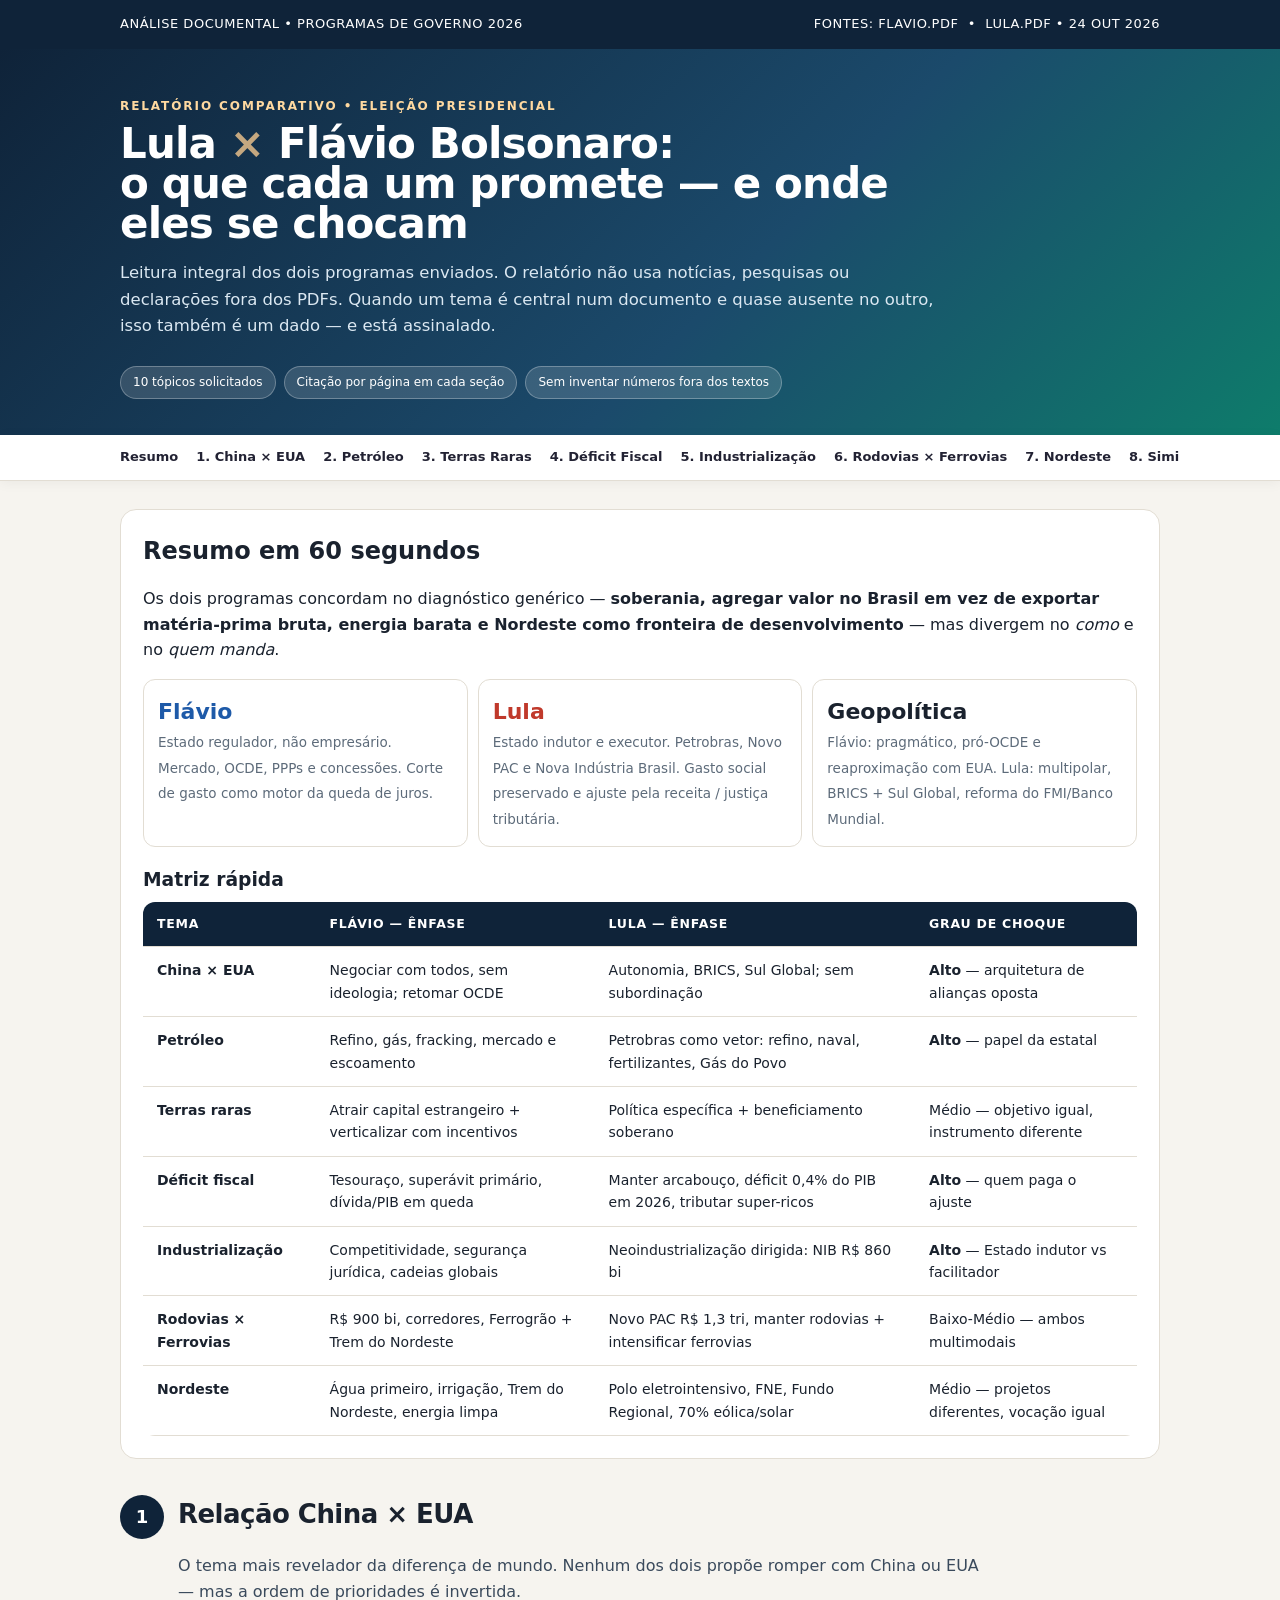
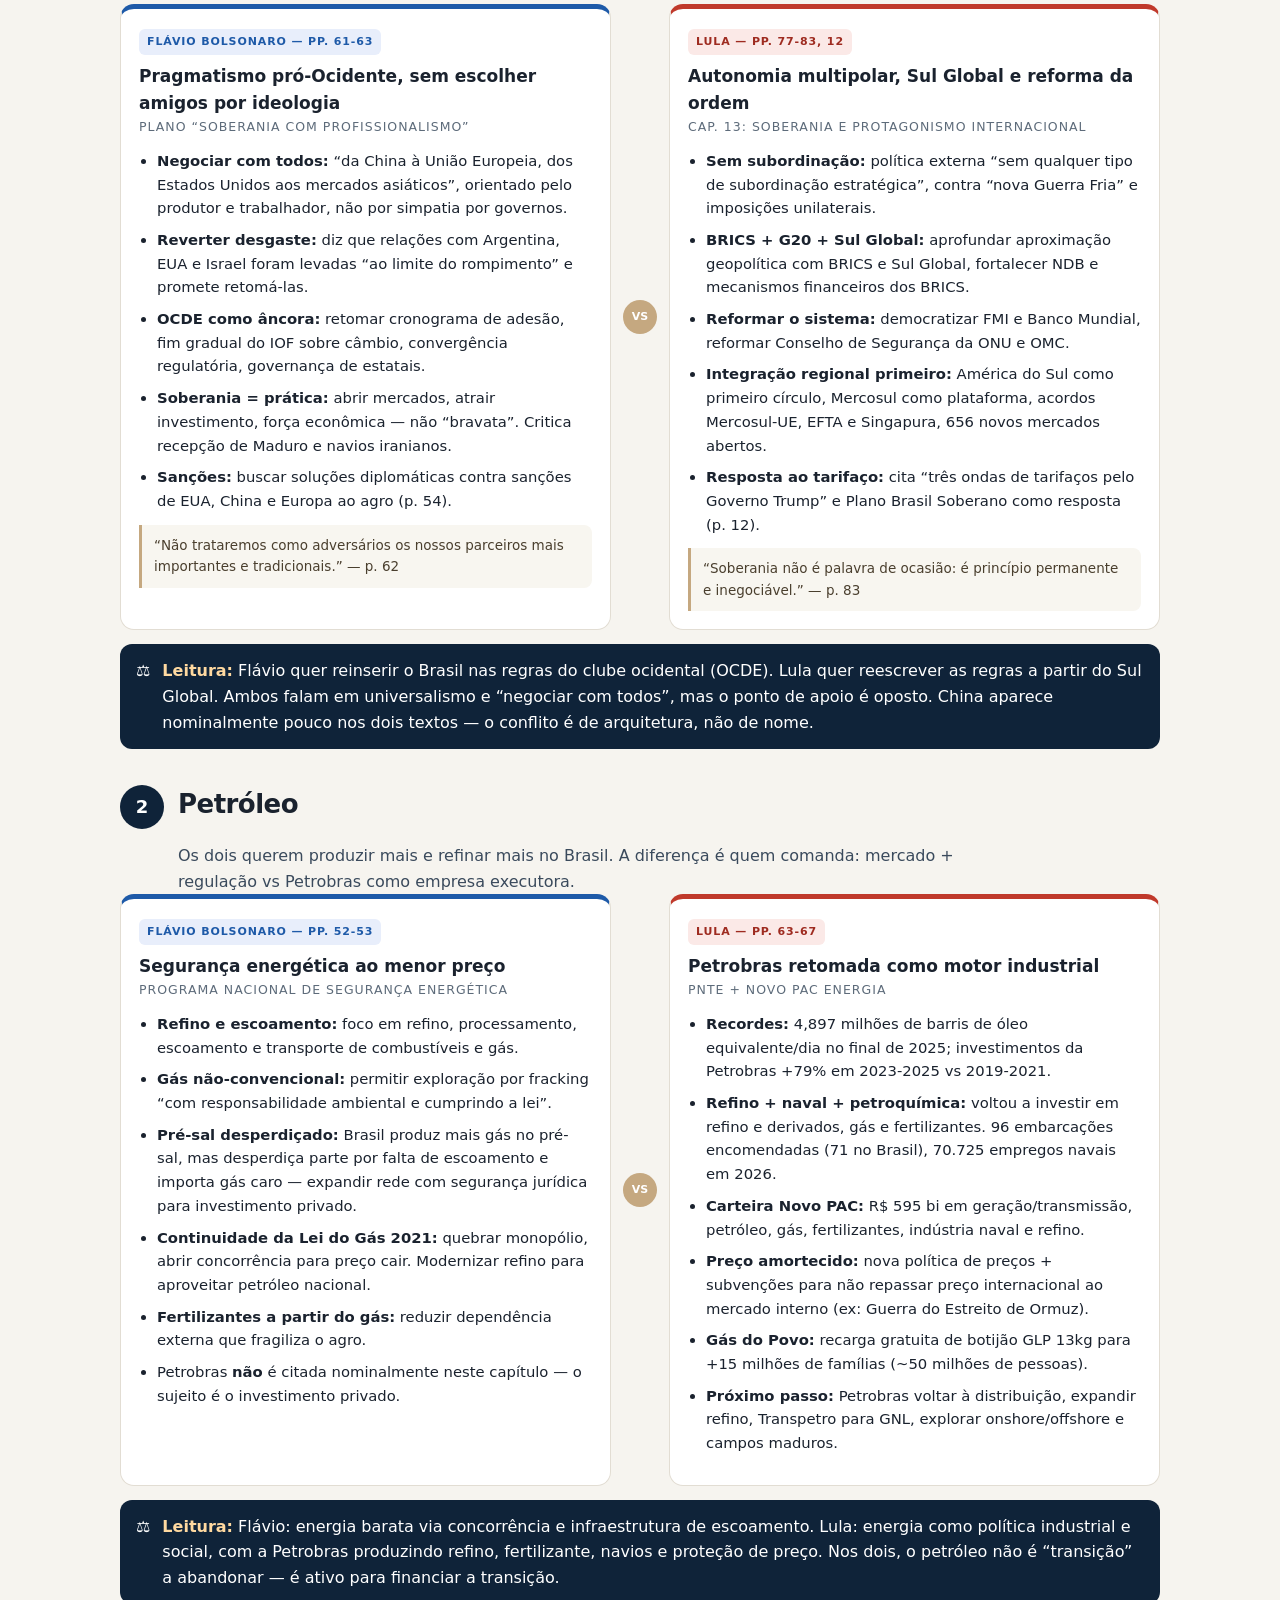
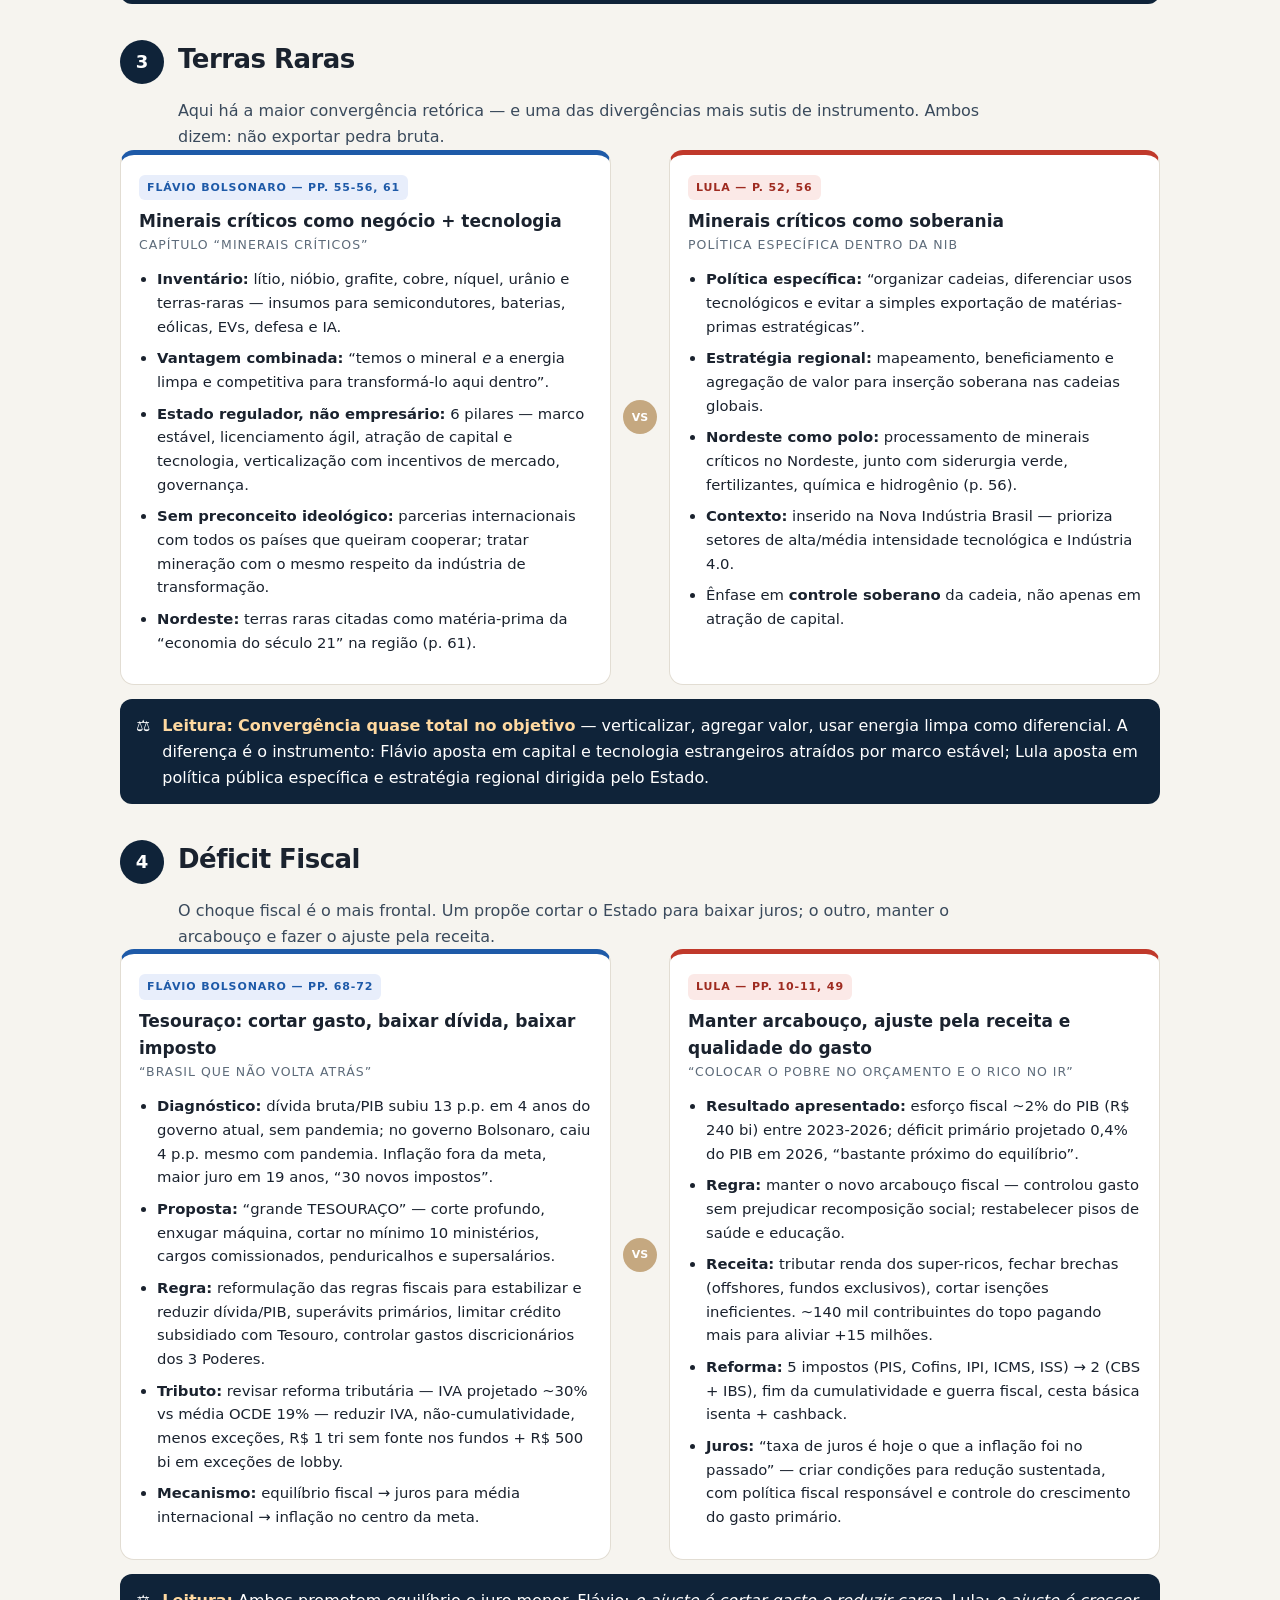
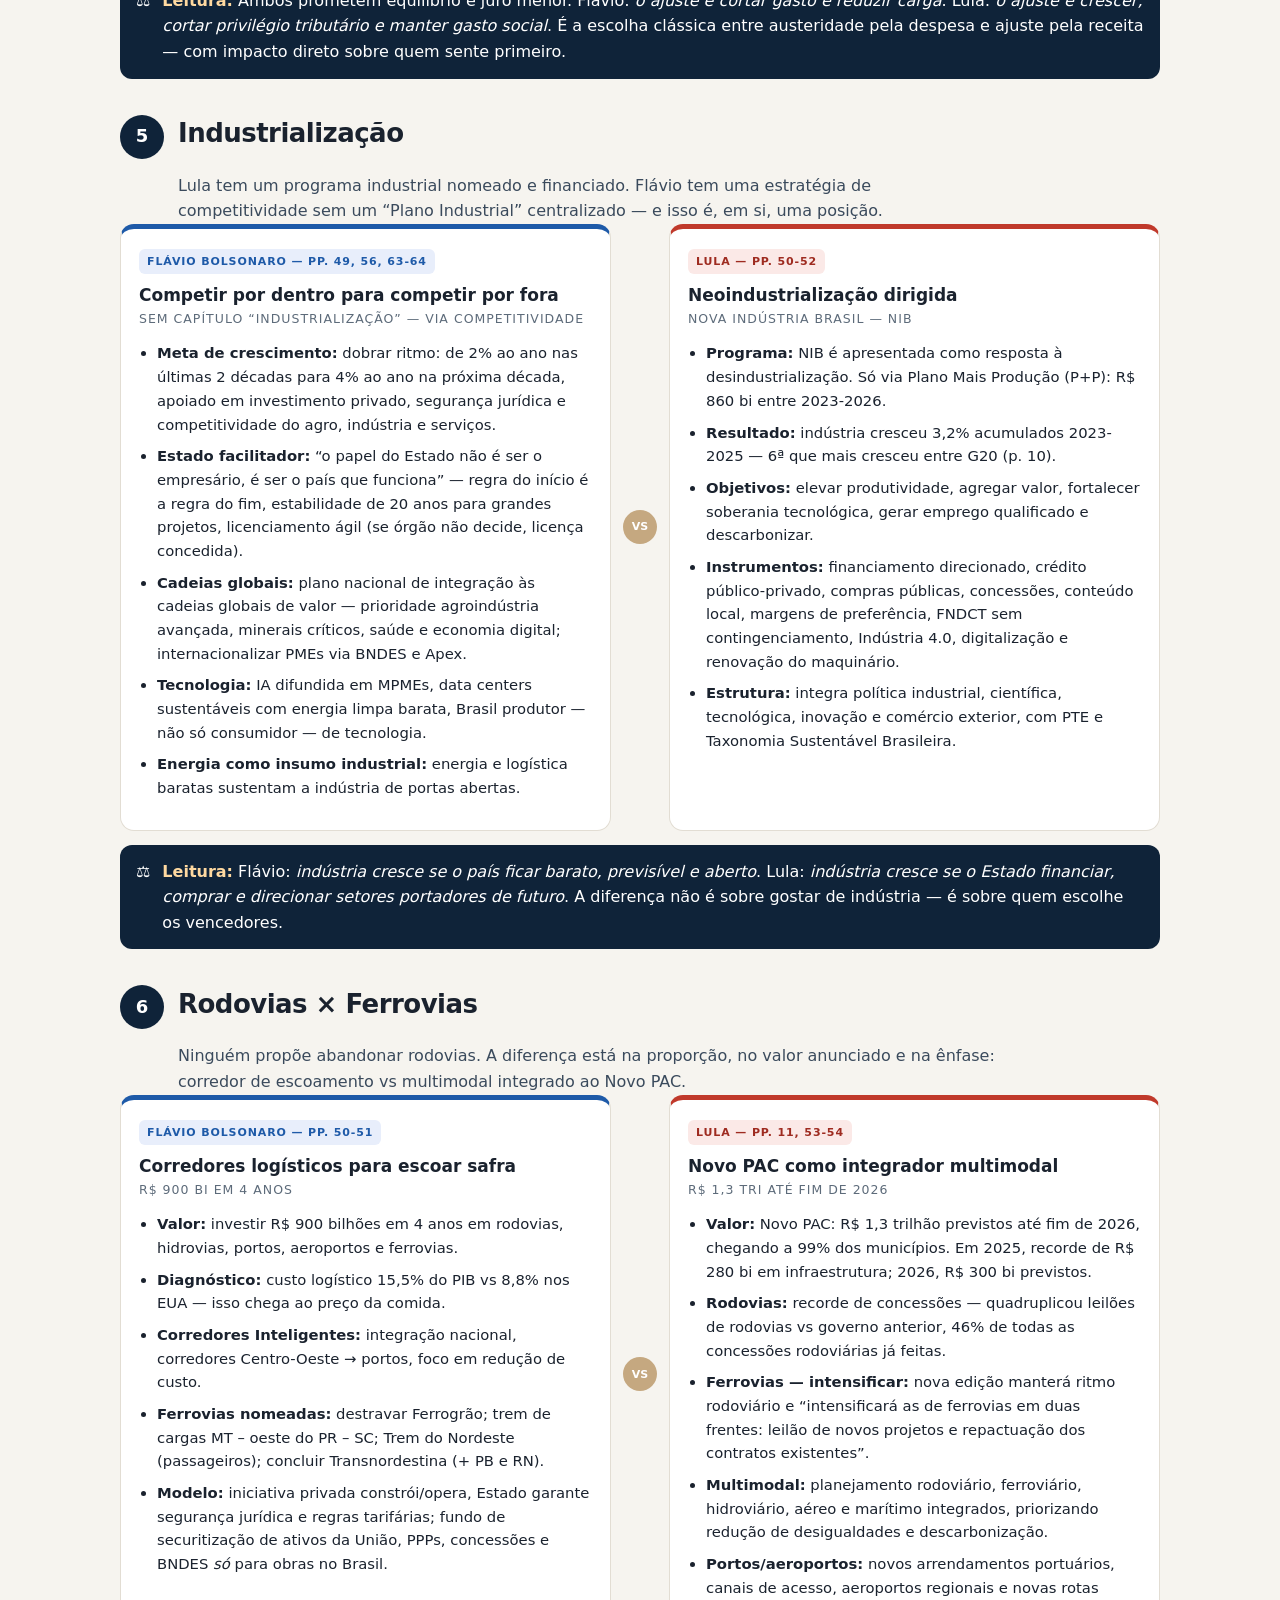
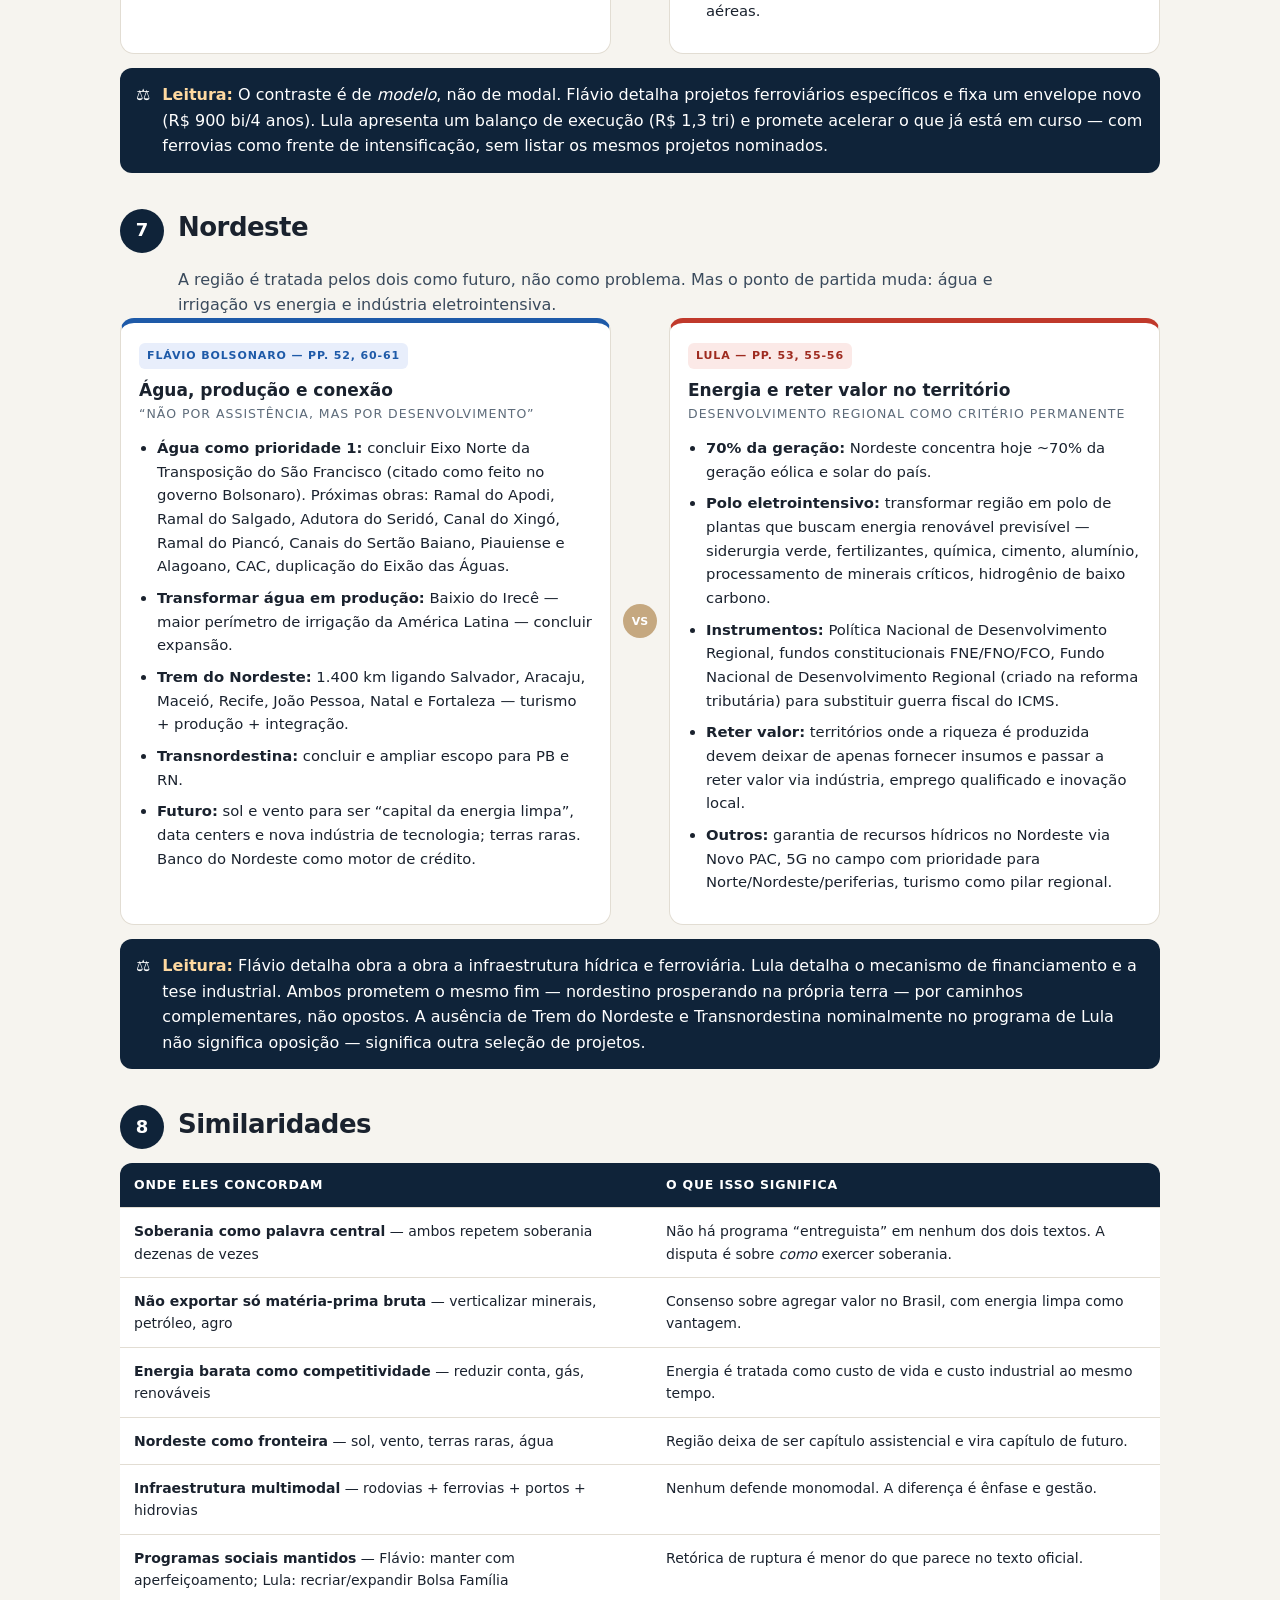
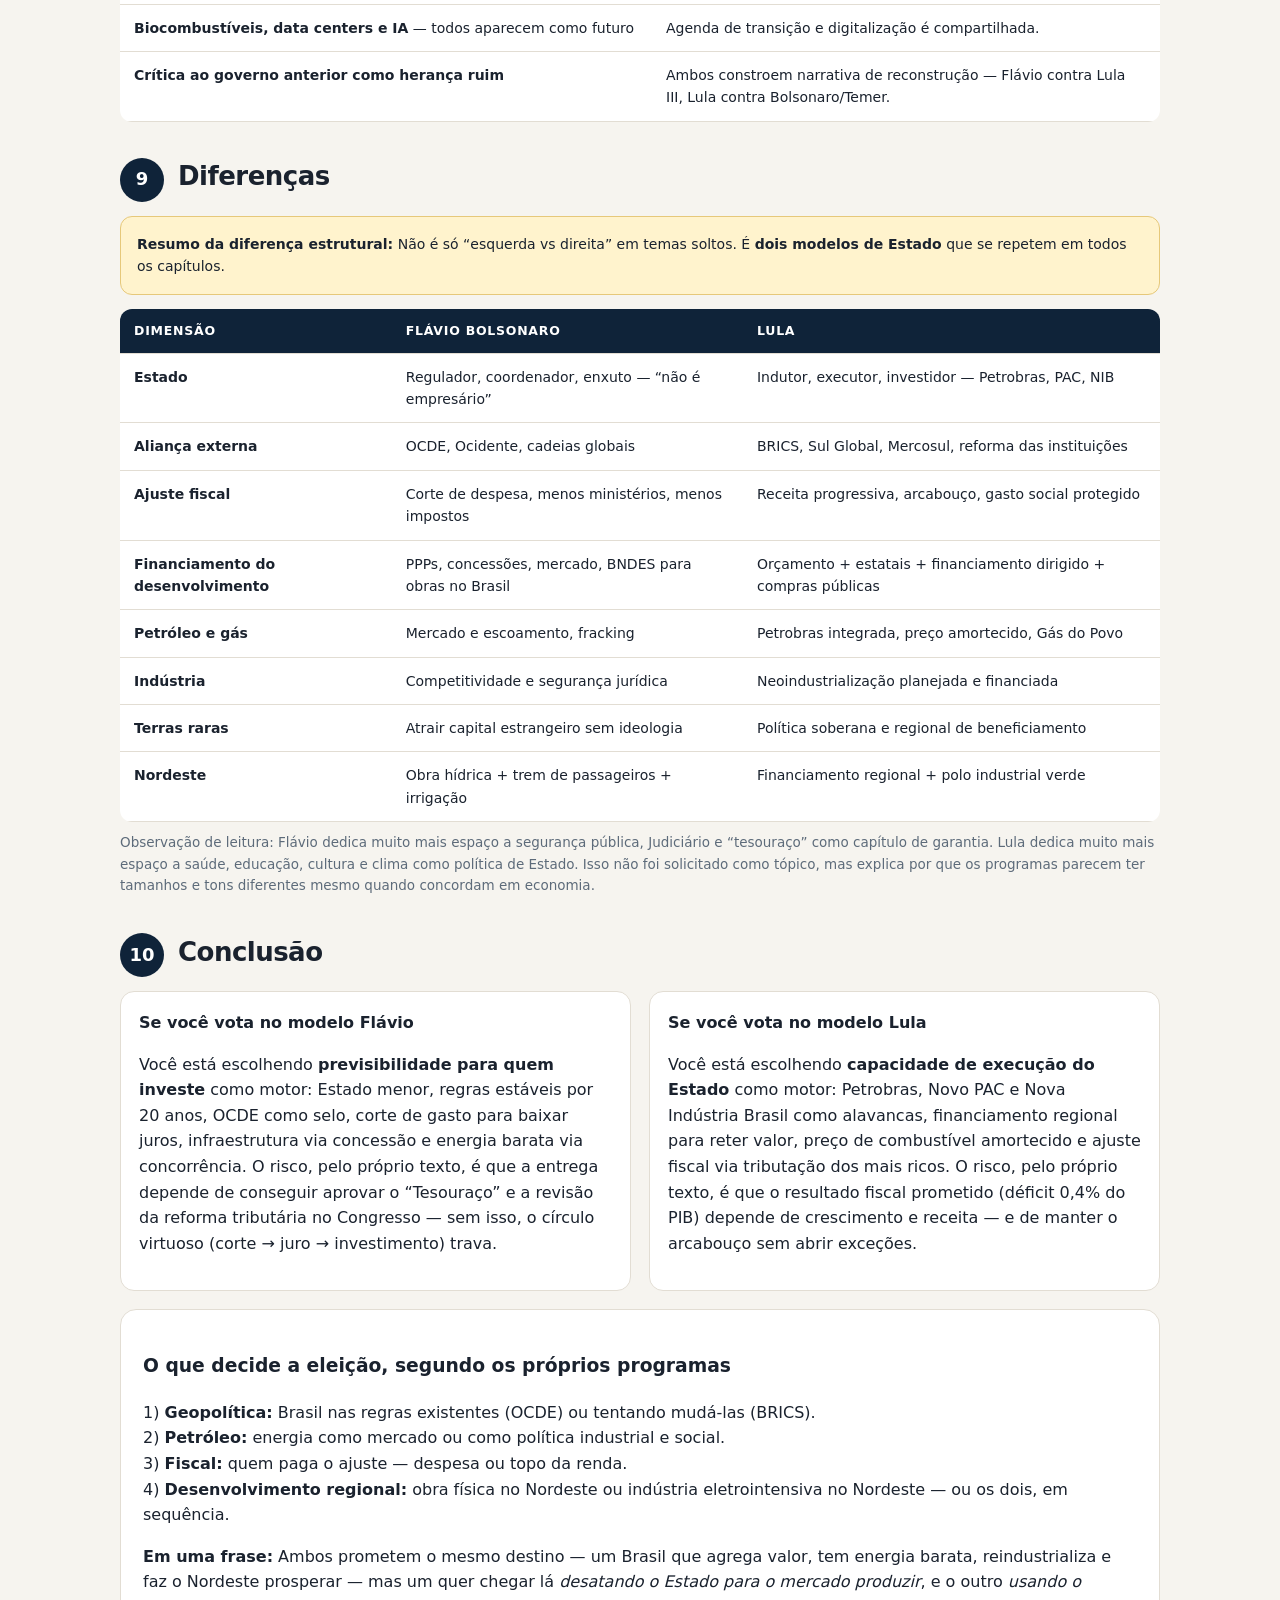
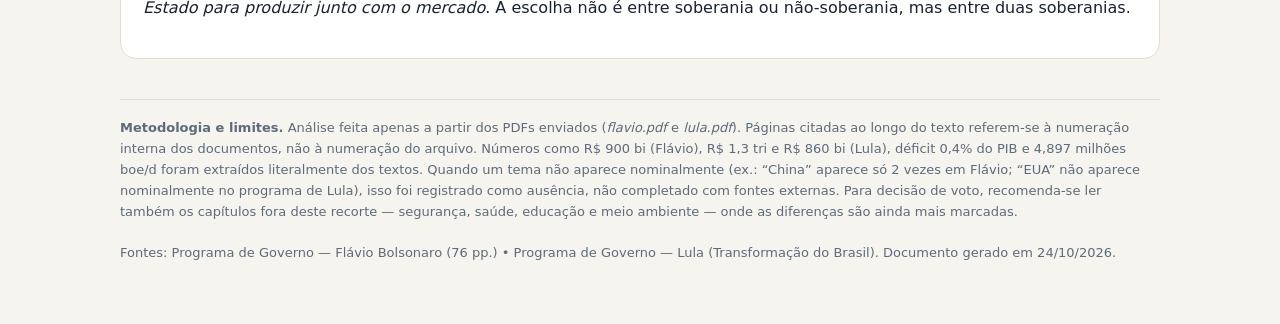
<file: analises/meta-musespark-thinking.html>
<!DOCTYPE html>
<html lang="pt-BR">
<head>
<meta charset="UTF-8">
<meta name="viewport" content="width=device-width, initial-scale=1.0">
<title>Relatório Comparativo — Lula x Flávio Bolsonaro</title>
<style>
:root{--navy:#0f2339;--navy2:#163a5e;--gold:#c5a880;--teal:#0e7c6b;--red:#b03a2e;--blue:#1e5aa8;--bg:#f6f4ef;--card:#ffffff;--mut:#5d6b7a;--line:#e2ddd3}
*{box-sizing:border-box} body{margin:0;font-family:Inter,system-ui,-apple-system,Segoe UI,Roboto,Helvetica,Arial,sans-serif;background:var(--bg);color:#1a222e;line-height:1.6}
a{color:var(--blue)} .wrap{max-width:1080px;margin:0 auto;padding:0 20px}
.top{ background:var(--navy);color:#fff;padding:14px 0;font-size:13px;letter-spacing:.04em;text-transform:uppercase}
.top .wrap{display:flex;justify-content:space-between;gap:16px;flex-wrap:wrap}
.hero{background:linear-gradient(135deg,#0f2339 0%,#1b4a6b 58%,#0e7c6b 100%);color:#fff;padding:48px 0 36px}
.hero h1{font-size:42px;line-height:.95;margin:8px 0 12px;letter-spacing:-.02em;max-width:840px}
.hero h1 span{color:var(--gold)} .kicker{color:#ffd9a0;letter-spacing:.16em;font-weight:700;font-size:12px}
.hero p{max-width:820px;color:#dbe8f2;font-size:16.5px}
.pill{display:inline-block;padding:6px 12px;border-radius:999px;background:rgba(255,255,255,.14);border:1px solid rgba(255,255,255,.28);font-size:12px;margin-right:8px;margin-top:10px}
.nav{position:sticky;top:0;z-index:10;background:#fff;border-bottom:1px solid var(--line);box-shadow:0 2px 12px rgba(0,0,0,.05)}
.nav .wrap{display:flex;gap:18px;overflow-x:auto;padding:12px 20px;white-space:nowrap;font-size:13px;font-weight:600}
.nav a{text-decoration:none;color:#223} .nav a:hover{color:var(--teal)}
.summary{background:#fff;border:1px solid var(--line);border-radius:16px;padding:22px;margin:28px 0}
.summary h2{margin:0 0 6px} .grid2{display:grid;grid-template-columns:1fr 1fr;gap:18px}
@media(max-width:760px){.grid2{grid-template-columns:1fr}.hero h1{font-size:32px}}
.card{background:var(--card);border:1px solid var(--line);border-radius:14px;padding:18px}
.card h3{margin:0 0 4px;font-size:16px} .muted{color:var(--mut);font-size:13.5px}
.badge{display:inline-block;font-size:11px;letter-spacing:.08em;text-transform:uppercase;font-weight:800;padding:4px 8px;border-radius:6px;margin-bottom:8px}
.badge.blue{background:#e8eefb;color:#1e5aa8} .badge.red{background:#fbe9e7;color:#9e2b20} .badge.green{background:#e6f4f0;color:#0e7c6b} .badge.gold{background:#fdf1d8;color:#7a5a17}
.section{margin:36px 0} .section-head{display:flex;align-items:baseline;gap:14px;flex-wrap:wrap;margin-bottom:14px}
.num{width:44px;height:44px;border-radius:50%;background:var(--navy);color:#fff;display:grid;place-items:center;font-weight:900;font-size:18px;flex-shrink:0}
.section h2{margin:0;font-size:26px;letter-spacing:-.02em;line-height:1.1} .section p.lead{color:#3a4a5c;max-width:820px;margin:6px 0 0 58px}
@media(max-width:760px){.section p.lead{margin-left:0}}
.vs{display:grid;grid-template-columns:1fr 34px 1fr;gap:12px;align-items:stretch}
@media(max-width:760px){.vs{grid-template-columns:1fr}.vs .mid{display:none}}
.mid{display:grid;place-items:center;font-weight:900;color:#fff} .mid span{background:var(--gold);width:34px;height:34px;border-radius:50%;display:grid;place-items:center;font-size:11px}
.cand{border-radius:14px;padding:18px;border:1px solid var(--line);background:#fff}
.cand.flavio{border-top:5px solid var(--blue)} .cand.lula{border-top:5px solid #c0392b}
.cand h3{margin:0;font-size:17px} .cand h3 small{display:block;color:var(--mut);font-weight:500;font-size:12.5px;text-transform:uppercase;letter-spacing:.08em}
.cand ul{padding-left:18px;margin:12px 0} .cand li{margin:8px 0;font-size:14.8px}
.quote{background:#f8f6f0;border-left:3px solid var(--gold);padding:10px 12px;font-size:13.5px;color:#4a3f2e;margin-top:12px;border-radius:0 8px 8px 0}
.verdict{background:var(--navy);color:#fff;border-radius:12px;padding:14px 16px;margin-top:14px;display:flex;gap:12px}
.verdict b{color:#ffd9a0}
table{width:100%;border-collapse:collapse;background:#fff;border-radius:12px;overflow:hidden}
th,td{padding:12px 14px;text-align:left;border-bottom:1px solid var(--line);font-size:14px;vertical-align:top} th{background:#0f2339;color:#fff;font-size:12.5px;letter-spacing:.06em;text-transform:uppercase}
.callout{background:#fff3cd;border:1px solid #e6c87a;border-radius:12px;padding:16px;font-size:14px}
.foot{margin:40px 0 60px;color:var(--mut);font-size:13px;border-top:1px solid var(--line);padding-top:18px}
.score{display:flex;gap:10px;flex-wrap:wrap} .score div{flex:1;min-width:160px;background:#fff;border:1px solid var(--line);border-radius:12px;padding:14px}
.score strong{font-size:22px;display:block}
.toc{columns:2;gap:20px;font-size:14px} .toc a{text-decoration:none;color:#223}
@media(max-width:600px){.toc{columns:1}}
</style>
</head>
<body>
<div class="top"><div class="wrap"><span>Análise documental • Programas de Governo 2026</span><span>Fontes: flavio.pdf &nbsp;•&nbsp; lula.pdf • 24 Out 2026</span></div></div>

<header class="hero"><div class="wrap">
<div class="kicker">RELATÓRIO COMPARATIVO • ELEIÇÃO PRESIDENCIAL</div>
<h1>Lula <span>×</span> Flávio Bolsonaro:<br>o que cada um promete — e onde eles se chocam</h1>
<p>Leitura integral dos dois programas enviados. O relatório não usa notícias, pesquisas ou declarações fora dos PDFs. Quando um tema é central num documento e quase ausente no outro, isso também é um dado — e está assinalado.</p>
<span class="pill">10 tópicos solicitados</span><span class="pill">Citação por página em cada seção</span><span class="pill">Sem inventar números fora dos textos</span>
</div></header>

<nav class="nav"><div class="wrap">
<a href="#resumo">Resumo</a><a href="#t1">1. China × EUA</a><a href="#t2">2. Petróleo</a><a href="#t3">3. Terras Raras</a><a href="#t4">4. Déficit Fiscal</a><a href="#t5">5. Industrialização</a><a href="#t6">6. Rodovias × Ferrovias</a><a href="#t7">7. Nordeste</a><a href="#t8">8. Similaridades</a><a href="#t9">9. Diferenças</a><a href="#t10">10. Conclusão</a>
</div></nav>

<div class="wrap">

<section class="summary" id="resumo">
<h2>Resumo em 60 segundos</h2>
<p>Os dois programas concordam no diagnóstico genérico — <b>soberania, agregar valor no Brasil em vez de exportar matéria-prima bruta, energia barata e Nordeste como fronteira de desenvolvimento</b> — mas divergem no <i>como</i> e no <i>quem manda</i>.</p>
<div class="score">
<div><strong style="color:#1e5aa8">Flávio</strong><span class="muted">Estado regulador, não empresário. Mercado, OCDE, PPPs e concessões. Corte de gasto como motor da queda de juros.</span></div>
<div><strong style="color:#c0392b">Lula</strong><span class="muted">Estado indutor e executor. Petrobras, Novo PAC e Nova Indústria Brasil. Gasto social preservado e ajuste pela receita / justiça tributária.</span></div>
<div><strong>Geopolítica</strong><span class="muted">Flávio: pragmático, pró-OCDE e reaproximação com EUA. Lula: multipolar, BRICS + Sul Global, reforma do FMI/Banco Mundial.</span></div>
</div>
<h3 style="margin:18px 0 8px">Matriz rápida</h3>
<table><tr><th>Tema</th><th>Flávio — ênfase</th><th>Lula — ênfase</th><th>Grau de choque</th></tr>
<tr><td><b>China × EUA</b></td><td>Negociar com todos, sem ideologia; retomar OCDE</td><td>Autonomia, BRICS, Sul Global; sem subordinação</td><td><b>Alto</b> — arquitetura de alianças oposta</td></tr>
<tr><td><b>Petróleo</b></td><td>Refino, gás, fracking, mercado e escoamento</td><td>Petrobras como vetor: refino, naval, fertilizantes, Gás do Povo</td><td><b>Alto</b> — papel da estatal</td></tr>
<tr><td><b>Terras raras</b></td><td>Atrair capital estrangeiro + verticalizar com incentivos</td><td>Política específica + beneficiamento soberano</td><td>Médio — objetivo igual, instrumento diferente</td></tr>
<tr><td><b>Déficit fiscal</b></td><td>Tesouraço, superávit primário, dívida/PIB em queda</td><td>Manter arcabouço, déficit 0,4% do PIB em 2026, tributar super-ricos</td><td><b>Alto</b> — quem paga o ajuste</td></tr>
<tr><td><b>Industrialização</b></td><td>Competitividade, segurança jurídica, cadeias globais</td><td>Neoindustrialização dirigida: NIB R$ 860 bi</td><td><b>Alto</b> — Estado indutor vs facilitador</td></tr>
<tr><td><b>Rodovias × Ferrovias</b></td><td>R$ 900 bi, corredores, Ferrogrão + Trem do Nordeste</td><td>Novo PAC R$ 1,3 tri, manter rodovias + intensificar ferrovias</td><td>Baixo-Médio — ambos multimodais</td></tr>
<tr><td><b>Nordeste</b></td><td>Água primeiro, irrigação, Trem do Nordeste, energia limpa</td><td>Polo eletrointensivo, FNE, Fundo Regional, 70% eólica/solar</td><td>Médio — projetos diferentes, vocação igual</td></tr>
</table>
</section>

<!-- 1 -->
<section class="section" id="t1"><div class="section-head"><div class="num">1</div><h2>Relação China × EUA</h2></div><p class="lead">O tema mais revelador da diferença de mundo. Nenhum dos dois propõe romper com China ou EUA — mas a ordem de prioridades é invertida.</p>
<div class="vs"><div class="cand flavio"><span class="badge blue">Flávio Bolsonaro — pp. 61-63</span><h3>Pragmatismo pró-Ocidente, sem escolher amigos por ideologia<small>Plano “Soberania com profissionalismo”</small></h3><ul>
<li><b>Negociar com todos:</b> “da China à União Europeia, dos Estados Unidos aos mercados asiáticos”, orientado pelo produtor e trabalhador, não por simpatia por governos.</li>
<li><b>Reverter desgaste:</b> diz que relações com Argentina, EUA e Israel foram levadas “ao limite do rompimento” e promete retomá-las.</li>
<li><b>OCDE como âncora:</b> retomar cronograma de adesão, fim gradual do IOF sobre câmbio, convergência regulatória, governança de estatais.</li>
<li><b>Soberania = prática:</b> abrir mercados, atrair investimento, força econômica — não “bravata”. Critica recepção de Maduro e navios iranianos.</li>
<li><b>Sanções:</b> buscar soluções diplomáticas contra sanções de EUA, China e Europa ao agro (p. 54).</li></ul><div class="quote">“Não trataremos como adversários os nossos parceiros mais importantes e tradicionais.” — p. 62</div></div><div class="mid"><span>VS</span></div>
<div class="cand lula"><span class="badge red">Lula — pp. 77-83, 12</span><h3>Autonomia multipolar, Sul Global e reforma da ordem<small>Cap. 13: Soberania e protagonismo internacional</small></h3><ul>
<li><b>Sem subordinação:</b> política externa “sem qualquer tipo de subordinação estratégica”, contra “nova Guerra Fria” e imposições unilaterais.</li>
<li><b>BRICS + G20 + Sul Global:</b> aprofundar aproximação geopolítica com BRICS e Sul Global, fortalecer NDB e mecanismos financeiros dos BRICS.</li>
<li><b>Reformar o sistema:</b> democratizar FMI e Banco Mundial, reformar Conselho de Segurança da ONU e OMC.</li>
<li><b>Integração regional primeiro:</b> América do Sul como primeiro círculo, Mercosul como plataforma, acordos Mercosul-UE, EFTA e Singapura, 656 novos mercados abertos.</li>
<li><b>Resposta ao tarifaço:</b> cita “três ondas de tarifaços pelo Governo Trump” e Plano Brasil Soberano como resposta (p. 12).</li></ul><div class="quote">“Soberania não é palavra de ocasião: é princípio permanente e inegociável.” — p. 83</div></div></div>
<div class="verdict"><span>⚖️</span><div><b>Leitura:</b> Flávio quer reinserir o Brasil nas regras do clube ocidental (OCDE). Lula quer reescrever as regras a partir do Sul Global. Ambos falam em universalismo e “negociar com todos”, mas o ponto de apoio é oposto. China aparece nominalmente pouco nos dois textos — o conflito é de arquitetura, não de nome.</div></div></section>

<!-- 2 -->
<section class="section" id="t2"><div class="section-head"><div class="num">2</div><h2>Petróleo</h2></div><p class="lead">Os dois querem produzir mais e refinar mais no Brasil. A diferença é quem comanda: mercado + regulação vs Petrobras como empresa executora.</p>
<div class="vs"><div class="cand flavio"><span class="badge blue">Flávio Bolsonaro — pp. 52-53</span><h3>Segurança energética ao menor preço<small>Programa Nacional de Segurança Energética</small></h3><ul>
<li><b>Refino e escoamento:</b> foco em refino, processamento, escoamento e transporte de combustíveis e gás.</li>
<li><b>Gás não-convencional:</b> permitir exploração por fracking “com responsabilidade ambiental e cumprindo a lei”.</li>
<li><b>Pré-sal desperdiçado:</b> Brasil produz mais gás no pré-sal, mas desperdiça parte por falta de escoamento e importa gás caro — expandir rede com segurança jurídica para investimento privado.</li>
<li><b>Continuidade da Lei do Gás 2021:</b> quebrar monopólio, abrir concorrência para preço cair. Modernizar refino para aproveitar petróleo nacional.</li>
<li><b>Fertilizantes a partir do gás:</b> reduzir dependência externa que fragiliza o agro.</li>
<li>Petrobras <b>não</b> é citada nominalmente neste capítulo — o sujeito é o investimento privado.</li></ul></div><div class="mid"><span>VS</span></div>
<div class="cand lula"><span class="badge red">Lula — pp. 63-67</span><h3>Petrobras retomada como motor industrial<small>PNTE + Novo PAC energia</small></h3><ul>
<li><b>Recordes:</b> 4,897 milhões de barris de óleo equivalente/dia no final de 2025; investimentos da Petrobras +79% em 2023-2025 vs 2019-2021.</li>
<li><b>Refino + naval + petroquímica:</b> voltou a investir em refino e derivados, gás e fertilizantes. 96 embarcações encomendadas (71 no Brasil), 70.725 empregos navais em 2026.</li>
<li><b>Carteira Novo PAC:</b> R$ 595 bi em geração/transmissão, petróleo, gás, fertilizantes, indústria naval e refino.</li>
<li><b>Preço amortecido:</b> nova política de preços + subvenções para não repassar preço internacional ao mercado interno (ex: Guerra do Estreito de Ormuz).</li>
<li><b>Gás do Povo:</b> recarga gratuita de botijão GLP 13kg para +15 milhões de famílias (~50 milhões de pessoas).</li>
<li><b>Próximo passo:</b> Petrobras voltar à distribuição, expandir refino, Transpetro para GNL, explorar onshore/offshore e campos maduros.</li></ul></div></div>
<div class="verdict"><span>⚖️</span><div><b>Leitura:</b> Flávio: energia barata via concorrência e infraestrutura de escoamento. Lula: energia como política industrial e social, com a Petrobras produzindo refino, fertilizante, navios e proteção de preço. Nos dois, o petróleo não é “transição” a abandonar — é ativo para financiar a transição.</div></div></section>

<!-- 3 -->
<section class="section" id="t3"><div class="section-head"><div class="num">3</div><h2>Terras Raras</h2></div><p class="lead">Aqui há a maior convergência retórica — e uma das divergências mais sutis de instrumento. Ambos dizem: não exportar pedra bruta.</p>
<div class="vs"><div class="cand flavio"><span class="badge blue">Flávio Bolsonaro — pp. 55-56, 61</span><h3>Minerais críticos como negócio + tecnologia<small>Capítulo “Minerais Críticos”</small></h3><ul>
<li><b>Inventário:</b> lítio, nióbio, grafite, cobre, níquel, urânio e terras-raras — insumos para semicondutores, baterias, eólicas, EVs, defesa e IA.</li>
<li><b>Vantagem combinada:</b> “temos o mineral <i>e</i> a energia limpa e competitiva para transformá-lo aqui dentro”.</li>
<li><b>Estado regulador, não empresário:</b> 6 pilares — marco estável, licenciamento ágil, atração de capital e tecnologia, verticalização com incentivos de mercado, governança.</li>
<li><b>Sem preconceito ideológico:</b> parcerias internacionais com todos os países que queiram cooperar; tratar mineração com o mesmo respeito da indústria de transformação.</li>
<li><b>Nordeste:</b> terras raras citadas como matéria-prima da “economia do século 21” na região (p. 61).</li></ul></div><div class="mid"><span>VS</span></div>
<div class="cand lula"><span class="badge red">Lula — p. 52, 56</span><h3>Minerais críticos como soberania<small>Política específica dentro da NIB</small></h3><ul>
<li><b>Política específica:</b> “organizar cadeias, diferenciar usos tecnológicos e evitar a simples exportação de matérias-primas estratégicas”.</li>
<li><b>Estratégia regional:</b> mapeamento, beneficiamento e agregação de valor para inserção soberana nas cadeias globais.</li>
<li><b>Nordeste como polo:</b> processamento de minerais críticos no Nordeste, junto com siderurgia verde, fertilizantes, química e hidrogênio (p. 56).</li>
<li><b>Contexto:</b> inserido na Nova Indústria Brasil — prioriza setores de alta/média intensidade tecnológica e Indústria 4.0.</li>
<li>Ênfase em <b>controle soberano</b> da cadeia, não apenas em atração de capital.</li></ul></div></div>
<div class="verdict"><span>⚖️</span><div><b>Leitura:</b> <b>Convergência quase total no objetivo</b> — verticalizar, agregar valor, usar energia limpa como diferencial. A diferença é o instrumento: Flávio aposta em capital e tecnologia estrangeiros atraídos por marco estável; Lula aposta em política pública específica e estratégia regional dirigida pelo Estado.</div></div></section>

<!-- 4 -->
<section class="section" id="t4"><div class="section-head"><div class="num">4</div><h2>Déficit Fiscal</h2></div><p class="lead">O choque fiscal é o mais frontal. Um propõe cortar o Estado para baixar juros; o outro, manter o arcabouço e fazer o ajuste pela receita.</p>
<div class="vs"><div class="cand flavio"><span class="badge blue">Flávio Bolsonaro — pp. 68-72</span><h3>Tesouraço: cortar gasto, baixar dívida, baixar imposto<small>“Brasil que Não Volta Atrás”</small></h3><ul>
<li><b>Diagnóstico:</b> dívida bruta/PIB subiu 13 p.p. em 4 anos do governo atual, sem pandemia; no governo Bolsonaro, caiu 4 p.p. mesmo com pandemia. Inflação fora da meta, maior juro em 19 anos, “30 novos impostos”.</li>
<li><b>Proposta:</b> “grande TESOURAÇO” — corte profundo, enxugar máquina, cortar no mínimo 10 ministérios, cargos comissionados, penduricalhos e supersalários.</li>
<li><b>Regra:</b> reformulação das regras fiscais para estabilizar e reduzir dívida/PIB, superávits primários, limitar crédito subsidiado com Tesouro, controlar gastos discricionários dos 3 Poderes.</li>
<li><b>Tributo:</b> revisar reforma tributária — IVA projetado ~30% vs média OCDE 19% — reduzir IVA, não-cumulatividade, menos exceções, R$ 1 tri sem fonte nos fundos + R$ 500 bi em exceções de lobby.</li>
<li><b>Mecanismo:</b> equilíbrio fiscal → juros para média internacional → inflação no centro da meta.</li></ul></div><div class="mid"><span>VS</span></div>
<div class="cand lula"><span class="badge red">Lula — pp. 10-11, 49</span><h3>Manter arcabouço, ajuste pela receita e qualidade do gasto<small>“Colocar o pobre no orçamento e o rico no IR”</small></h3><ul>
<li><b>Resultado apresentado:</b> esforço fiscal ~2% do PIB (R$ 240 bi) entre 2023-2026; déficit primário projetado 0,4% do PIB em 2026, “bastante próximo do equilíbrio”.</li>
<li><b>Regra:</b> manter o novo arcabouço fiscal — controlou gasto sem prejudicar recomposição social; restabelecer pisos de saúde e educação.</li>
<li><b>Receita:</b> tributar renda dos super-ricos, fechar brechas (offshores, fundos exclusivos), cortar isenções ineficientes. ~140 mil contribuintes do topo pagando mais para aliviar +15 milhões.</li>
<li><b>Reforma:</b> 5 impostos (PIS, Cofins, IPI, ICMS, ISS) → 2 (CBS + IBS), fim da cumulatividade e guerra fiscal, cesta básica isenta + cashback.</li>
<li><b>Juros:</b> “taxa de juros é hoje o que a inflação foi no passado” — criar condições para redução sustentada, com política fiscal responsável e controle do crescimento do gasto primário.</li></ul></div></div>
<div class="verdict"><span>⚖️</span><div><b>Leitura:</b> Ambos prometem equilíbrio e juro menor. Flávio: <i>o ajuste é cortar gasto e reduzir carga</i>. Lula: <i>o ajuste é crescer, cortar privilégio tributário e manter gasto social</i>. É a escolha clássica entre austeridade pela despesa e ajuste pela receita — com impacto direto sobre quem sente primeiro.</div></div></section>

<!-- 5 -->
<section class="section" id="t5"><div class="section-head"><div class="num">5</div><h2>Industrialização</h2></div><p class="lead">Lula tem um programa industrial nomeado e financiado. Flávio tem uma estratégia de competitividade sem um “Plano Industrial” centralizado — e isso é, em si, uma posição.</p>
<div class="vs"><div class="cand flavio"><span class="badge blue">Flávio Bolsonaro — pp. 49, 56, 63-64</span><h3>Competir por dentro para competir por fora<small>Sem capítulo “industrialização” — via competitividade</small></h3><ul>
<li><b>Meta de crescimento:</b> dobrar ritmo: de 2% ao ano nas últimas 2 décadas para 4% ao ano na próxima década, apoiado em investimento privado, segurança jurídica e competitividade do agro, indústria e serviços.</li>
<li><b>Estado facilitador:</b> “o papel do Estado não é ser o empresário, é ser o país que funciona” — regra do início é a regra do fim, estabilidade de 20 anos para grandes projetos, licenciamento ágil (se órgão não decide, licença concedida).</li>
<li><b>Cadeias globais:</b> plano nacional de integração às cadeias globais de valor — prioridade agroindústria avançada, minerais críticos, saúde e economia digital; internacionalizar PMEs via BNDES e Apex.</li>
<li><b>Tecnologia:</b> IA difundida em MPMEs, data centers sustentáveis com energia limpa barata, Brasil produtor — não só consumidor — de tecnologia.</li>
<li><b>Energia como insumo industrial:</b> energia e logística baratas sustentam a indústria de portas abertas.</li></ul></div><div class="mid"><span>VS</span></div>
<div class="cand lula"><span class="badge red">Lula — pp. 50-52</span><h3>Neoindustrialização dirigida<small>Nova Indústria Brasil — NIB</small></h3><ul>
<li><b>Programa:</b> NIB é apresentada como resposta à desindustrialização. Só via Plano Mais Produção (P+P): R$ 860 bi entre 2023-2026.</li>
<li><b>Resultado:</b> indústria cresceu 3,2% acumulados 2023-2025 — 6ª que mais cresceu entre G20 (p. 10).</li>
<li><b>Objetivos:</b> elevar produtividade, agregar valor, fortalecer soberania tecnológica, gerar emprego qualificado e descarbonizar.</li>
<li><b>Instrumentos:</b> financiamento direcionado, crédito público-privado, compras públicas, concessões, conteúdo local, margens de preferência, FNDCT sem contingenciamento, Indústria 4.0, digitalização e renovação do maquinário.</li>
<li><b>Estrutura:</b> integra política industrial, científica, tecnológica, inovação e comércio exterior, com PTE e Taxonomia Sustentável Brasileira.</li></ul></div></div>
<div class="verdict"><span>⚖️</span><div><b>Leitura:</b> Flávio: <i>indústria cresce se o país ficar barato, previsível e aberto</i>. Lula: <i>indústria cresce se o Estado financiar, comprar e direcionar setores portadores de futuro</i>. A diferença não é sobre gostar de indústria — é sobre quem escolhe os vencedores.</div></div></section>

<!-- 6 -->
<section class="section" id="t6"><div class="section-head"><div class="num">6</div><h2>Rodovias × Ferrovias</h2></div><p class="lead">Ninguém propõe abandonar rodovias. A diferença está na proporção, no valor anunciado e na ênfase: corredor de escoamento vs multimodal integrado ao Novo PAC.</p>
<div class="vs"><div class="cand flavio"><span class="badge blue">Flávio Bolsonaro — pp. 50-51</span><h3>Corredores logísticos para escoar safra<small>R$ 900 bi em 4 anos</small></h3><ul>
<li><b>Valor:</b> investir R$ 900 bilhões em 4 anos em rodovias, hidrovias, portos, aeroportos e ferrovias.</li>
<li><b>Diagnóstico:</b> custo logístico 15,5% do PIB vs 8,8% nos EUA — isso chega ao preço da comida.</li>
<li><b>Corredores Inteligentes:</b> integração nacional, corredores Centro-Oeste → portos, foco em redução de custo.</li>
<li><b>Ferrovias nomeadas:</b> destravar Ferrogrão; trem de cargas MT – oeste do PR – SC; Trem do Nordeste (passageiros); concluir Transnordestina (+ PB e RN).</li>
<li><b>Modelo:</b> iniciativa privada constrói/opera, Estado garante segurança jurídica e regras tarifárias; fundo de securitização de ativos da União, PPPs, concessões e BNDES <i>só</i> para obras no Brasil.</li></ul></div><div class="mid"><span>VS</span></div>
<div class="cand lula"><span class="badge red">Lula — pp. 11, 53-54</span><h3>Novo PAC como integrador multimodal<small>R$ 1,3 tri até fim de 2026</small></h3><ul>
<li><b>Valor:</b> Novo PAC: R$ 1,3 trilhão previstos até fim de 2026, chegando a 99% dos municípios. Em 2025, recorde de R$ 280 bi em infraestrutura; 2026, R$ 300 bi previstos.</li>
<li><b>Rodovias:</b> recorde de concessões — quadruplicou leilões de rodovias vs governo anterior, 46% de todas as concessões rodoviárias já feitas.</li>
<li><b>Ferrovias — intensificar:</b> nova edição manterá ritmo rodoviário e “intensificará as de ferrovias em duas frentes: leilão de novos projetos e repactuação dos contratos existentes”.</li>
<li><b>Multimodal:</b> planejamento rodoviário, ferroviário, hidroviário, aéreo e marítimo integrados, priorizando redução de desigualdades e descarbonização.</li>
<li><b>Portos/aeroportos:</b> novos arrendamentos portuários, canais de acesso, aeroportos regionais e novas rotas aéreas.</li></ul></div></div>
<div class="verdict"><span>⚖️</span><div><b>Leitura:</b> O contraste é de <i>modelo</i>, não de modal. Flávio detalha projetos ferroviários específicos e fixa um envelope novo (R$ 900 bi/4 anos). Lula apresenta um balanço de execução (R$ 1,3 tri) e promete acelerar o que já está em curso — com ferrovias como frente de intensificação, sem listar os mesmos projetos nominados.</div></div></section>

<!-- 7 -->
<section class="section" id="t7"><div class="section-head"><div class="num">7</div><h2>Nordeste</h2></div><p class="lead">A região é tratada pelos dois como futuro, não como problema. Mas o ponto de partida muda: água e irrigação vs energia e indústria eletrointensiva.</p>
<div class="vs"><div class="cand flavio"><span class="badge blue">Flávio Bolsonaro — pp. 52, 60-61</span><h3>Água, produção e conexão<small>“Não por assistência, mas por desenvolvimento”</small></h3><ul>
<li><b>Água como prioridade 1:</b> concluir Eixo Norte da Transposição do São Francisco (citado como feito no governo Bolsonaro). Próximas obras: Ramal do Apodi, Ramal do Salgado, Adutora do Seridó, Canal do Xingó, Ramal do Piancó, Canais do Sertão Baiano, Piauiense e Alagoano, CAC, duplicação do Eixão das Águas.</li>
<li><b>Transformar água em produção:</b> Baixio do Irecê — maior perímetro de irrigação da América Latina — concluir expansão.</li>
<li><b>Trem do Nordeste:</b> 1.400 km ligando Salvador, Aracaju, Maceió, Recife, João Pessoa, Natal e Fortaleza — turismo + produção + integração.</li>
<li><b>Transnordestina:</b> concluir e ampliar escopo para PB e RN.</li>
<li><b>Futuro:</b> sol e vento para ser “capital da energia limpa”, data centers e nova indústria de tecnologia; terras raras. Banco do Nordeste como motor de crédito.</li></ul></div><div class="mid"><span>VS</span></div>
<div class="cand lula"><span class="badge red">Lula — pp. 53, 55-56</span><h3>Energia e reter valor no território<small>Desenvolvimento Regional como critério permanente</small></h3><ul>
<li><b>70% da geração:</b> Nordeste concentra hoje ~70% da geração eólica e solar do país.</li>
<li><b>Polo eletrointensivo:</b> transformar região em polo de plantas que buscam energia renovável previsível — siderurgia verde, fertilizantes, química, cimento, alumínio, processamento de minerais críticos, hidrogênio de baixo carbono.</li>
<li><b>Instrumentos:</b> Política Nacional de Desenvolvimento Regional, fundos constitucionais FNE/FNO/FCO, Fundo Nacional de Desenvolvimento Regional (criado na reforma tributária) para substituir guerra fiscal do ICMS.</li>
<li><b>Reter valor:</b> territórios onde a riqueza é produzida devem deixar de apenas fornecer insumos e passar a reter valor via indústria, emprego qualificado e inovação local.</li>
<li><b>Outros:</b> garantia de recursos hídricos no Nordeste via Novo PAC, 5G no campo com prioridade para Norte/Nordeste/periferias, turismo como pilar regional.</li></ul></div></div>
<div class="verdict"><span>⚖️</span><div><b>Leitura:</b> Flávio detalha obra a obra a infraestrutura hídrica e ferroviária. Lula detalha o mecanismo de financiamento e a tese industrial. Ambos prometem o mesmo fim — nordestino prosperando na própria terra — por caminhos complementares, não opostos. A ausência de Trem do Nordeste e Transnordestina nominalmente no programa de Lula não significa oposição — significa outra seleção de projetos.</div></div></section>

<!-- 8 -->
<section class="section" id="t8"><div class="section-head"><div class="num">8</div><h2>Similaridades</h2></div>
<table><tr><th>Onde eles concordam</th><th>O que isso significa</th></tr>
<tr><td><b>Soberania como palavra central</b> — ambos repetem soberania dezenas de vezes</td><td>Não há programa “entreguista” em nenhum dos dois textos. A disputa é sobre <i>como</i> exercer soberania.</td></tr>
<tr><td><b>Não exportar só matéria-prima bruta</b> — verticalizar minerais, petróleo, agro</td><td>Consenso sobre agregar valor no Brasil, com energia limpa como vantagem.</td></tr>
<tr><td><b>Energia barata como competitividade</b> — reduzir conta, gás, renováveis</td><td>Energia é tratada como custo de vida e custo industrial ao mesmo tempo.</td></tr>
<tr><td><b>Nordeste como fronteira</b> — sol, vento, terras raras, água</td><td>Região deixa de ser capítulo assistencial e vira capítulo de futuro.</td></tr>
<tr><td><b>Infraestrutura multimodal</b> — rodovias + ferrovias + portos + hidrovias</td><td>Nenhum defende monomodal. A diferença é ênfase e gestão.</td></tr>
<tr><td><b>Programas sociais mantidos</b> — Flávio: manter com aperfeiçoamento; Lula: recriar/expandir Bolsa Família</td><td>Retórica de ruptura é menor do que parece no texto oficial.</td></tr>
<tr><td><b>Biocombustíveis, data centers e IA</b> — todos aparecem como futuro</td><td>Agenda de transição e digitalização é compartilhada.</td></tr>
<tr><td><b>Crítica ao governo anterior como herança ruim</b></td><td>Ambos constroem narrativa de reconstrução — Flávio contra Lula III, Lula contra Bolsonaro/Temer.</td></tr>
</table>
</section>

<!-- 9 -->
<section class="section" id="t9"><div class="section-head"><div class="num">9</div><h2>Diferenças</h2></div>
<div class="callout"><b>Resumo da diferença estrutural:</b> Não é só “esquerda vs direita” em temas soltos. É <b>dois modelos de Estado</b> que se repetem em todos os capítulos.</div>
<table style="margin-top:14px"><tr><th>Dimensão</th><th>Flávio Bolsonaro</th><th>Lula</th></tr>
<tr><td><b>Estado</b></td><td>Regulador, coordenador, enxuto — “não é empresário”</td><td>Indutor, executor, investidor — Petrobras, PAC, NIB</td></tr>
<tr><td><b>Aliança externa</b></td><td>OCDE, Ocidente, cadeias globais</td><td>BRICS, Sul Global, Mercosul, reforma das instituições</td></tr>
<tr><td><b>Ajuste fiscal</b></td><td>Corte de despesa, menos ministérios, menos impostos</td><td>Receita progressiva, arcabouço, gasto social protegido</td></tr>
<tr><td><b>Financiamento do desenvolvimento</b></td><td>PPPs, concessões, mercado, BNDES para obras no Brasil</td><td>Orçamento + estatais + financiamento dirigido + compras públicas</td></tr>
<tr><td><b>Petróleo e gás</b></td><td>Mercado e escoamento, fracking</td><td>Petrobras integrada, preço amortecido, Gás do Povo</td></tr>
<tr><td><b>Indústria</b></td><td>Competitividade e segurança jurídica</td><td>Neoindustrialização planejada e financiada</td></tr>
<tr><td><b>Terras raras</b></td><td>Atrair capital estrangeiro sem ideologia</td><td>Política soberana e regional de beneficiamento</td></tr>
<tr><td><b>Nordeste</b></td><td>Obra hídrica + trem de passageiros + irrigação</td><td>Financiamento regional + polo industrial verde</td></tr>
</table>
<p class="muted" style="margin-top:10px">Observação de leitura: Flávio dedica muito mais espaço a segurança pública, Judiciário e “tesouraço” como capítulo de garantia. Lula dedica muito mais espaço a saúde, educação, cultura e clima como política de Estado. Isso não foi solicitado como tópico, mas explica por que os programas parecem ter tamanhos e tons diferentes mesmo quando concordam em economia.</p>
</section>

<!-- 10 -->
<section class="section" id="t10"><div class="section-head"><div class="num">10</div><h2>Conclusão</h2></div>
<div class="grid2">
<div class="card"><h3>Se você vota no modelo Flávio</h3><p>Você está escolhendo <b>previsibilidade para quem investe</b> como motor: Estado menor, regras estáveis por 20 anos, OCDE como selo, corte de gasto para baixar juros, infraestrutura via concessão e energia barata via concorrência. O risco, pelo próprio texto, é que a entrega depende de conseguir aprovar o “Tesouraço” e a revisão da reforma tributária no Congresso — sem isso, o círculo virtuoso (corte → juro → investimento) trava.</p></div>
<div class="card"><h3>Se você vota no modelo Lula</h3><p>Você está escolhendo <b>capacidade de execução do Estado</b> como motor: Petrobras, Novo PAC e Nova Indústria Brasil como alavancas, financiamento regional para reter valor, preço de combustível amortecido e ajuste fiscal via tributação dos mais ricos. O risco, pelo próprio texto, é que o resultado fiscal prometido (déficit 0,4% do PIB) depende de crescimento e receita — e de manter o arcabouço sem abrir exceções.</p></div>
</div>
<div class="summary" style="margin-top:18px">
<h3>O que decide a eleição, segundo os próprios programas</h3>
<p>1) <b>Geopolítica:</b> Brasil nas regras existentes (OCDE) ou tentando mudá-las (BRICS).<br>
2) <b>Petróleo:</b> energia como mercado ou como política industrial e social.<br>
3) <b>Fiscal:</b> quem paga o ajuste — despesa ou topo da renda.<br>
4) <b>Desenvolvimento regional:</b> obra física no Nordeste ou indústria eletrointensiva no Nordeste — ou os dois, em sequência.</p>
<p><b>Em uma frase:</b> Ambos prometem o mesmo destino — um Brasil que agrega valor, tem energia barata, reindustrializa e faz o Nordeste prosperar — mas um quer chegar lá <i>desatando o Estado para o mercado produzir</i>, e o outro <i>usando o Estado para produzir junto com o mercado</i>. A escolha não é entre soberania ou não-soberania, mas entre duas soberanias.</p>
</div>
</section>

<div class="foot">
<b>Metodologia e limites.</b> Análise feita apenas a partir dos PDFs enviados (<i>flavio.pdf</i> e <i>lula.pdf</i>). Páginas citadas ao longo do texto referem-se à numeração interna dos documentos, não à numeração do arquivo. Números como R$ 900 bi (Flávio), R$ 1,3 tri e R$ 860 bi (Lula), déficit 0,4% do PIB e 4,897 milhões boe/d foram extraídos literalmente dos textos. Quando um tema não aparece nominalmente (ex.: “China” aparece só 2 vezes em Flávio; “EUA” não aparece nominalmente no programa de Lula), isso foi registrado como ausência, não completado com fontes externas. Para decisão de voto, recomenda-se ler também os capítulos fora deste recorte — segurança, saúde, educação e meio ambiente — onde as diferenças são ainda mais marcadas.<br><br>
Fontes: Programa de Governo — Flávio Bolsonaro (76 pp.) • Programa de Governo — Lula (Transformação do Brasil). Documento gerado em 24/10/2026.
</div>

</div>
</body>
</html>
</file>
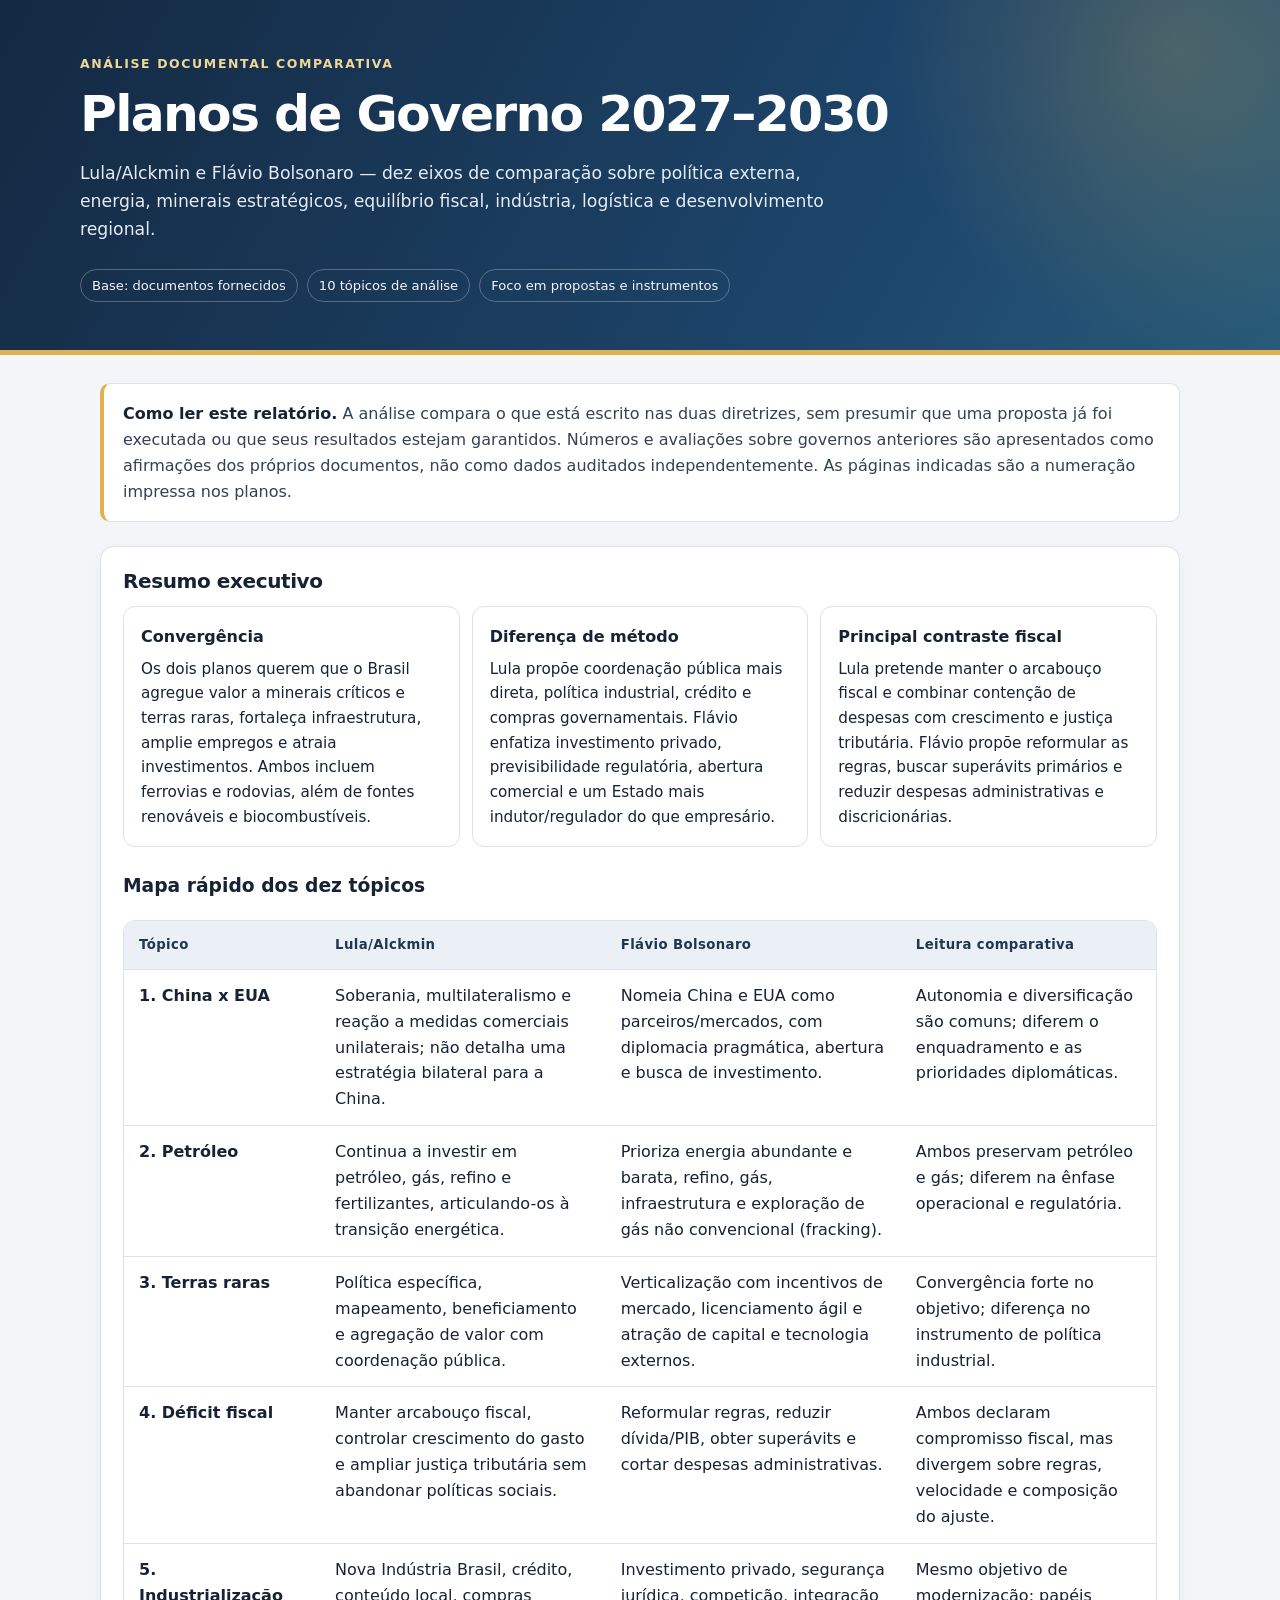
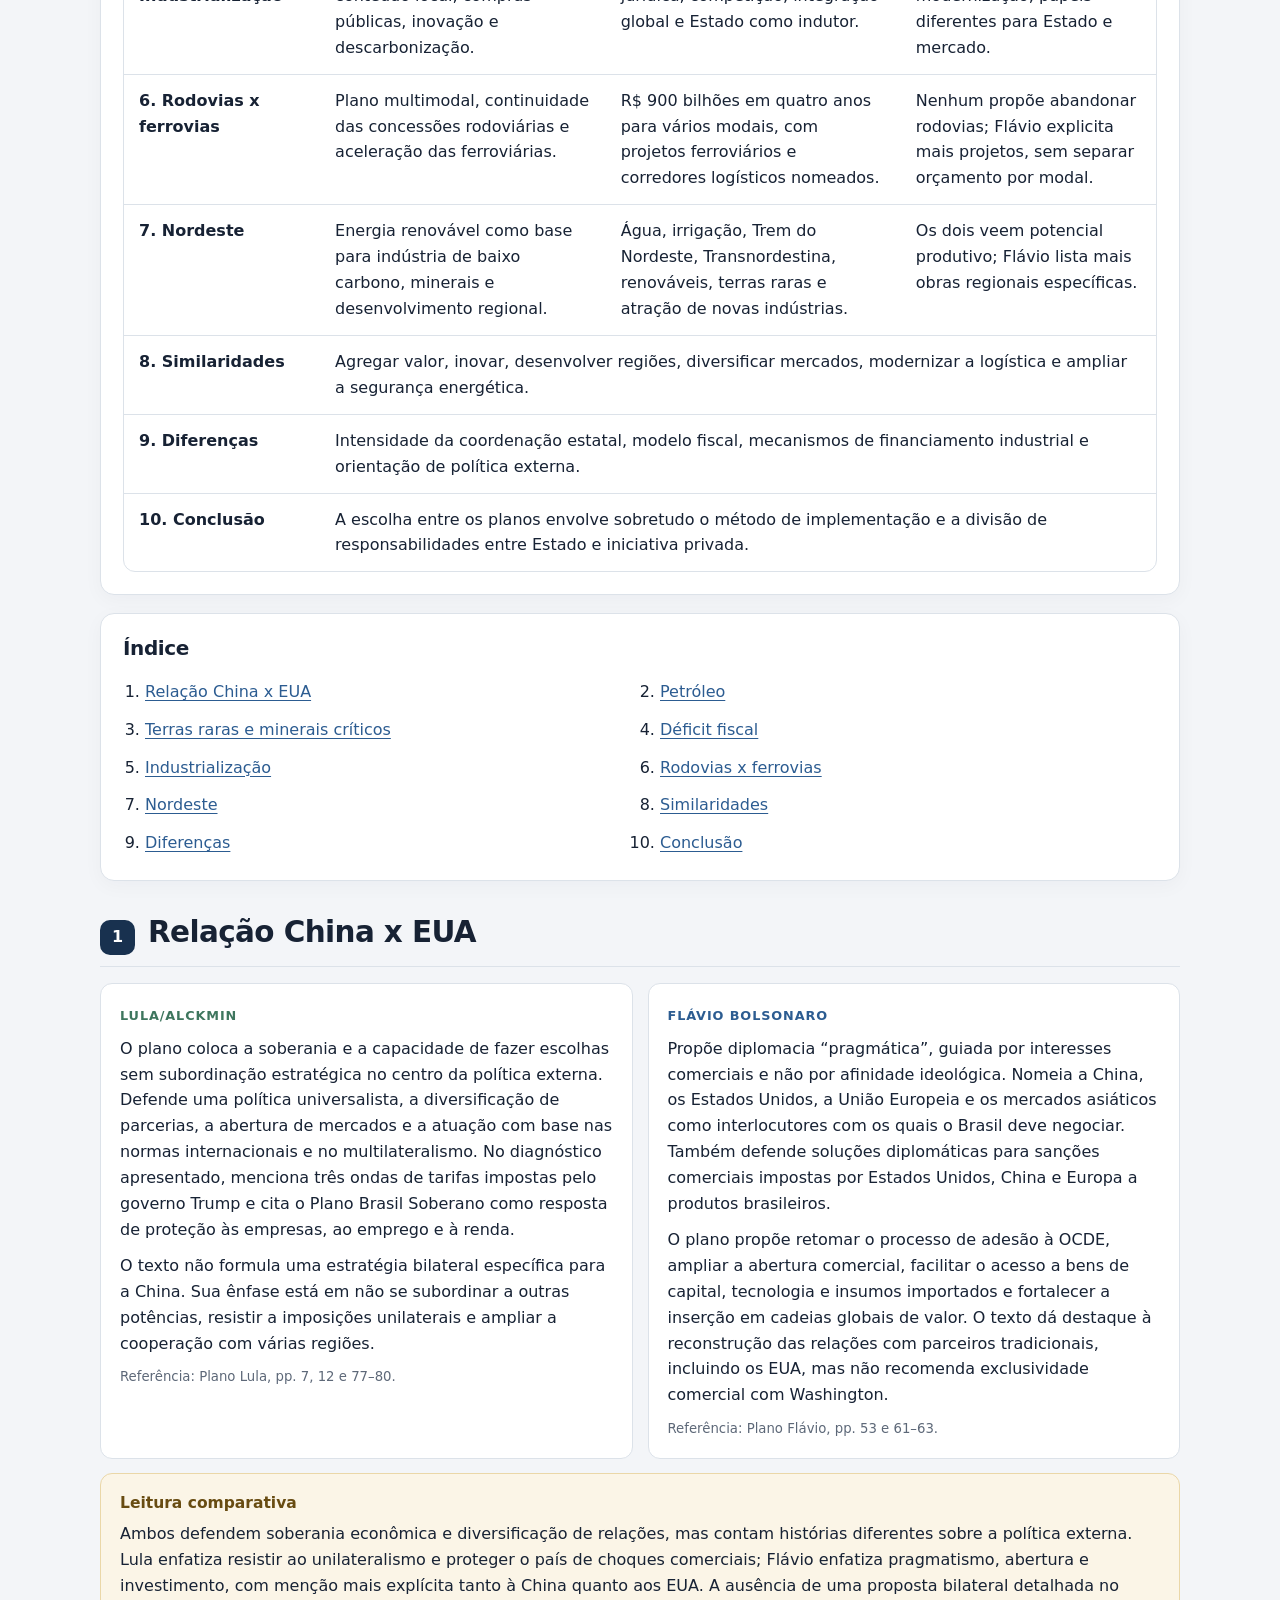
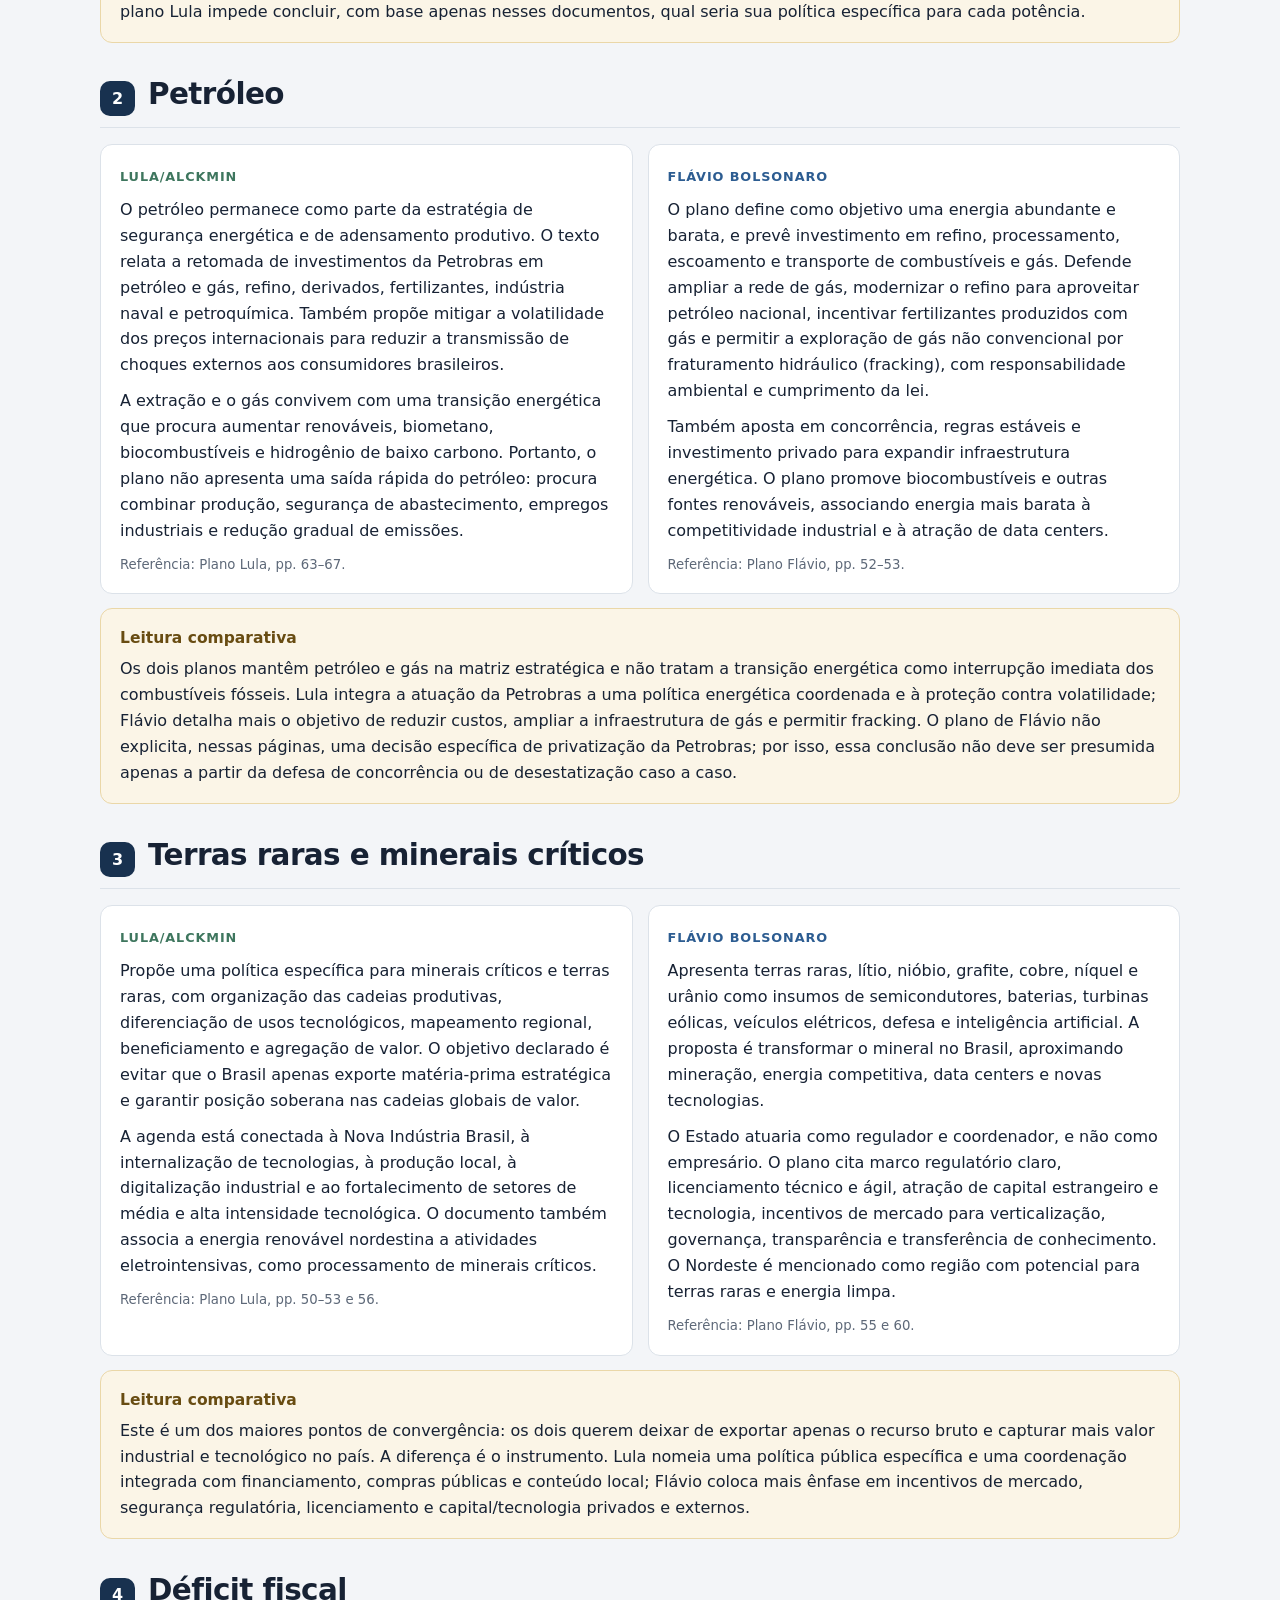
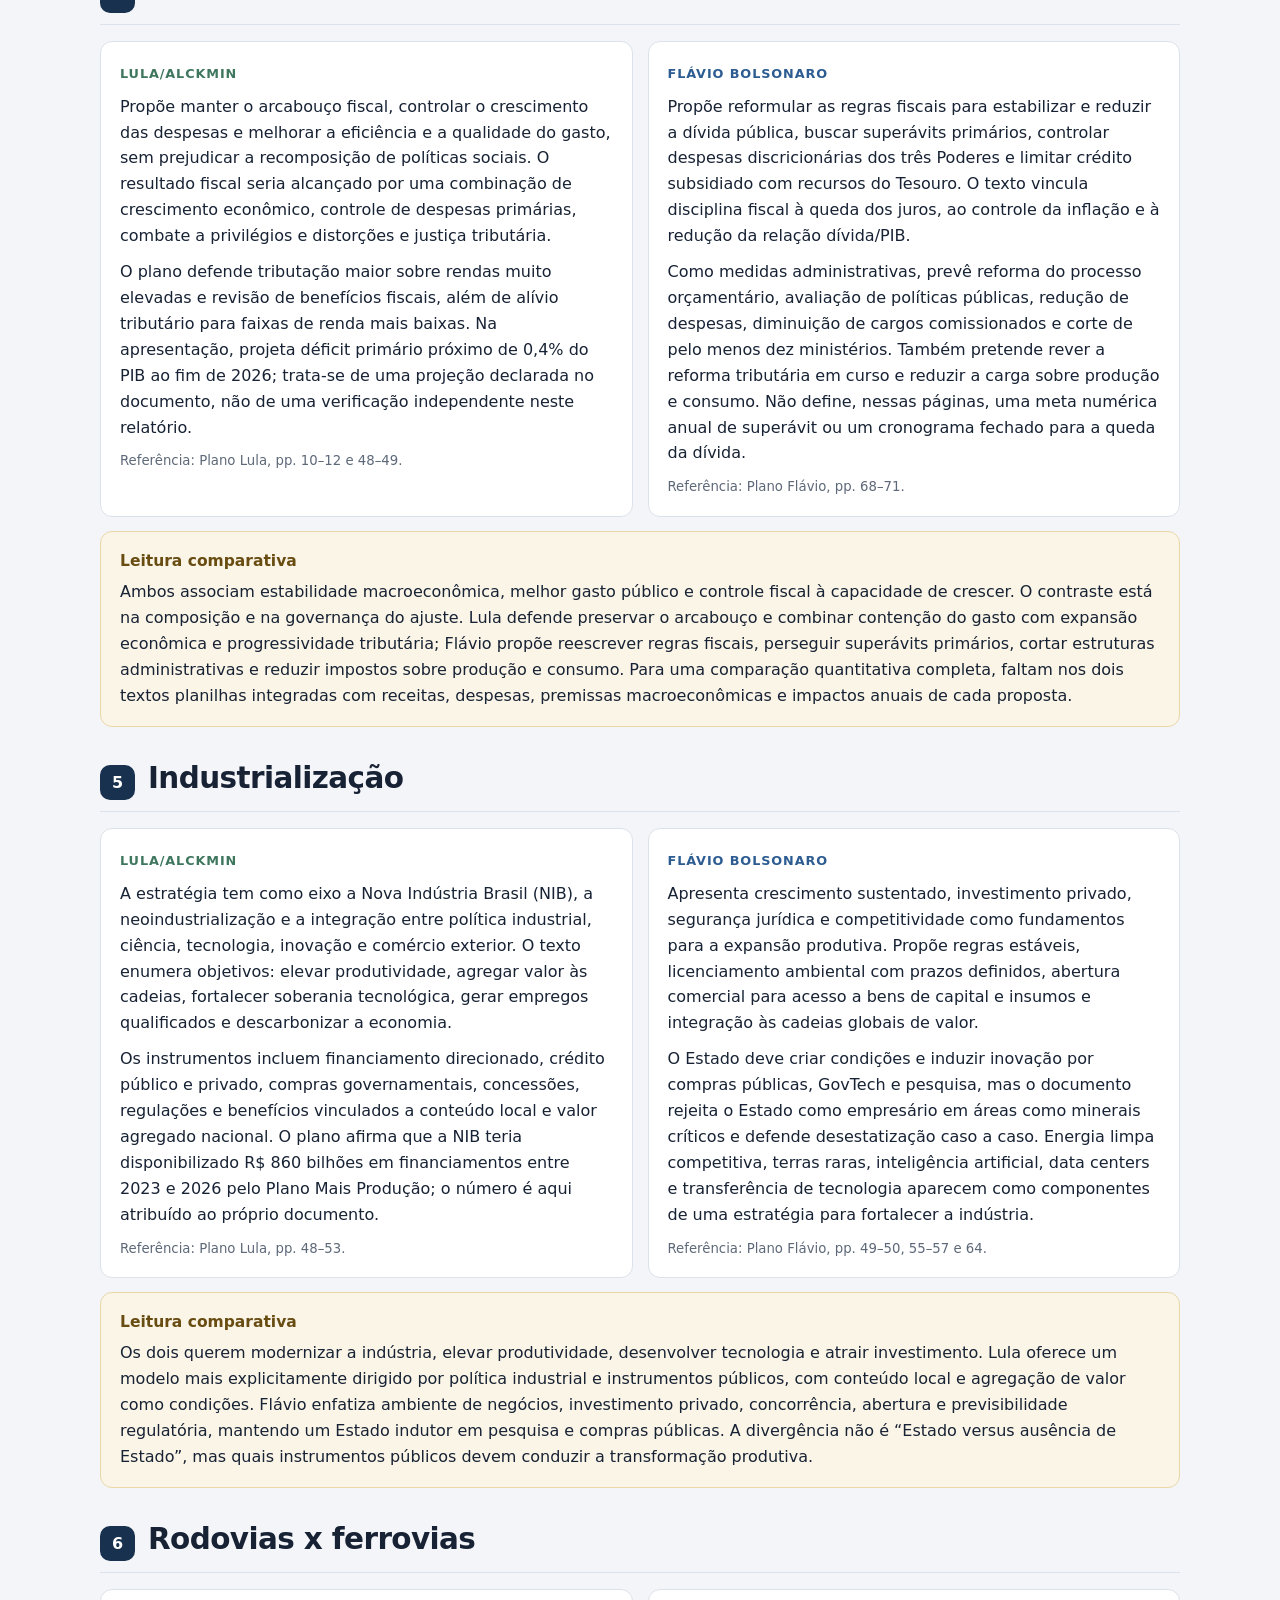
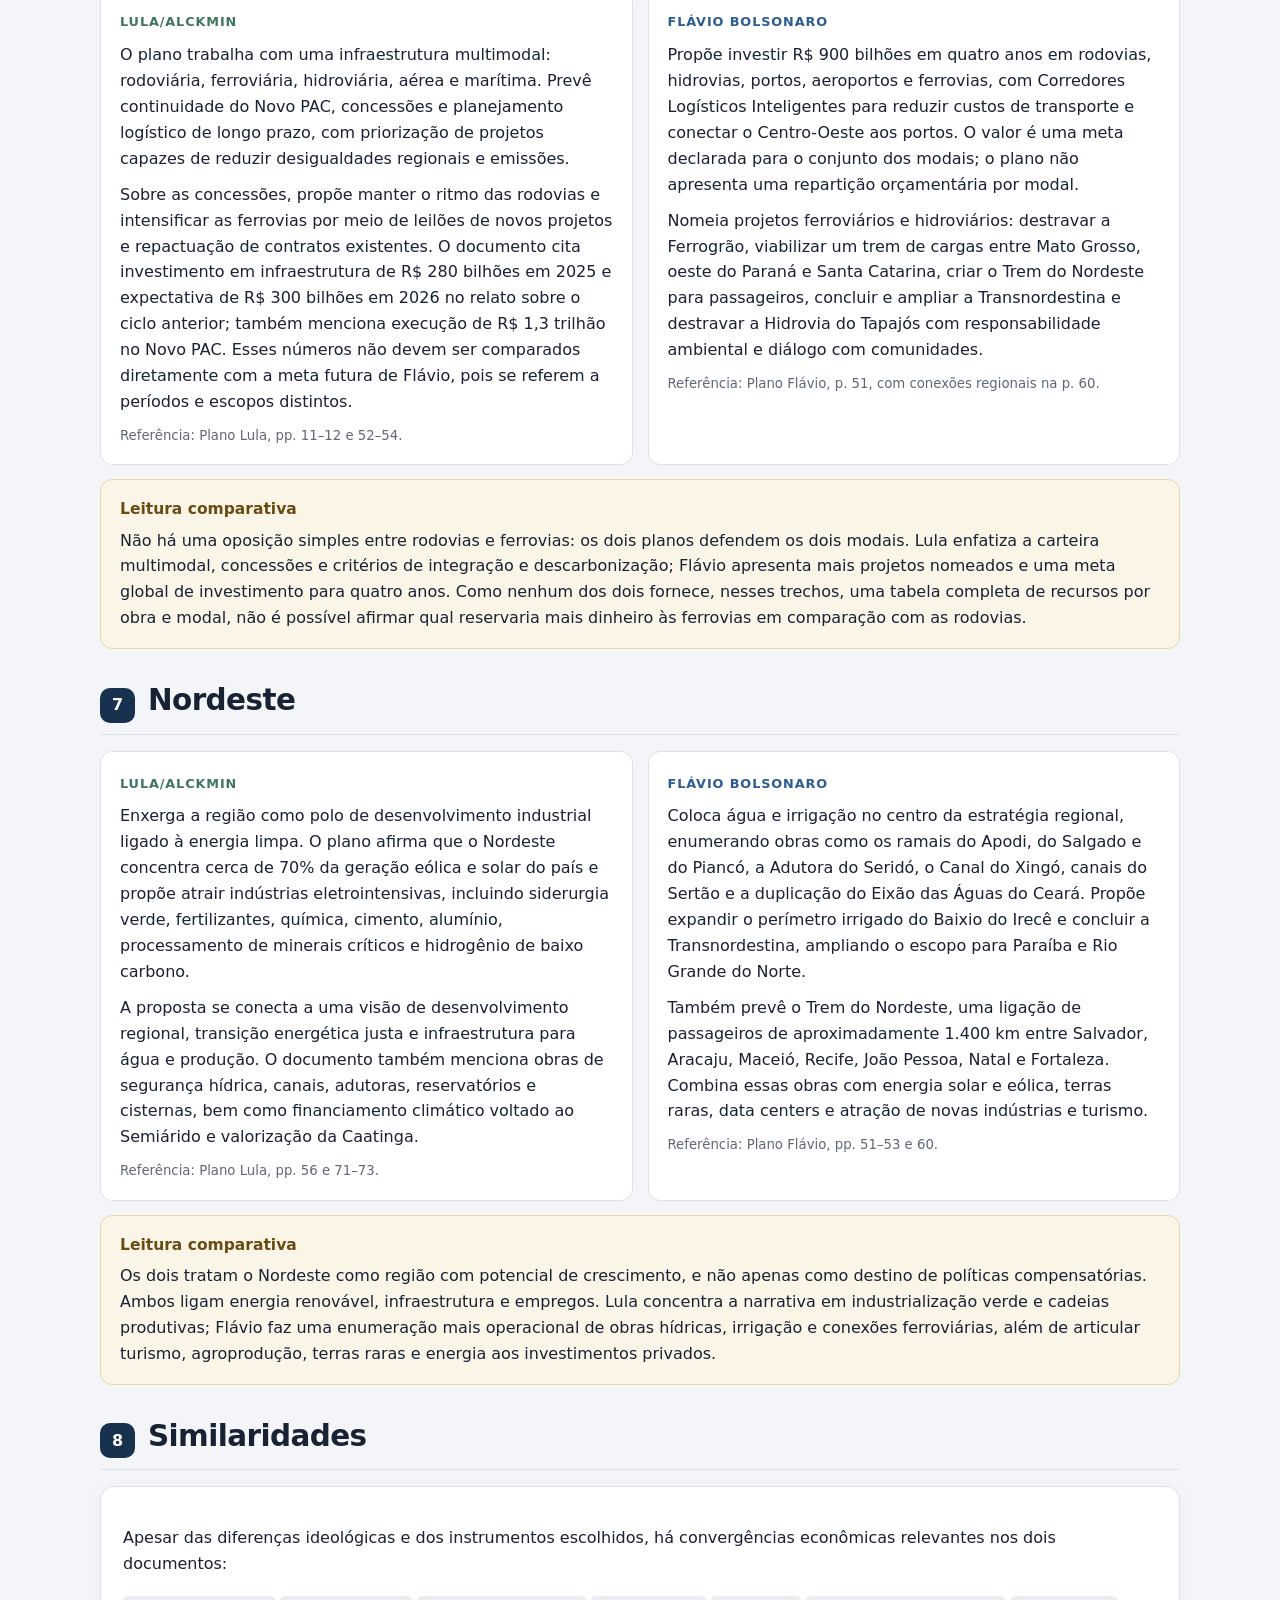
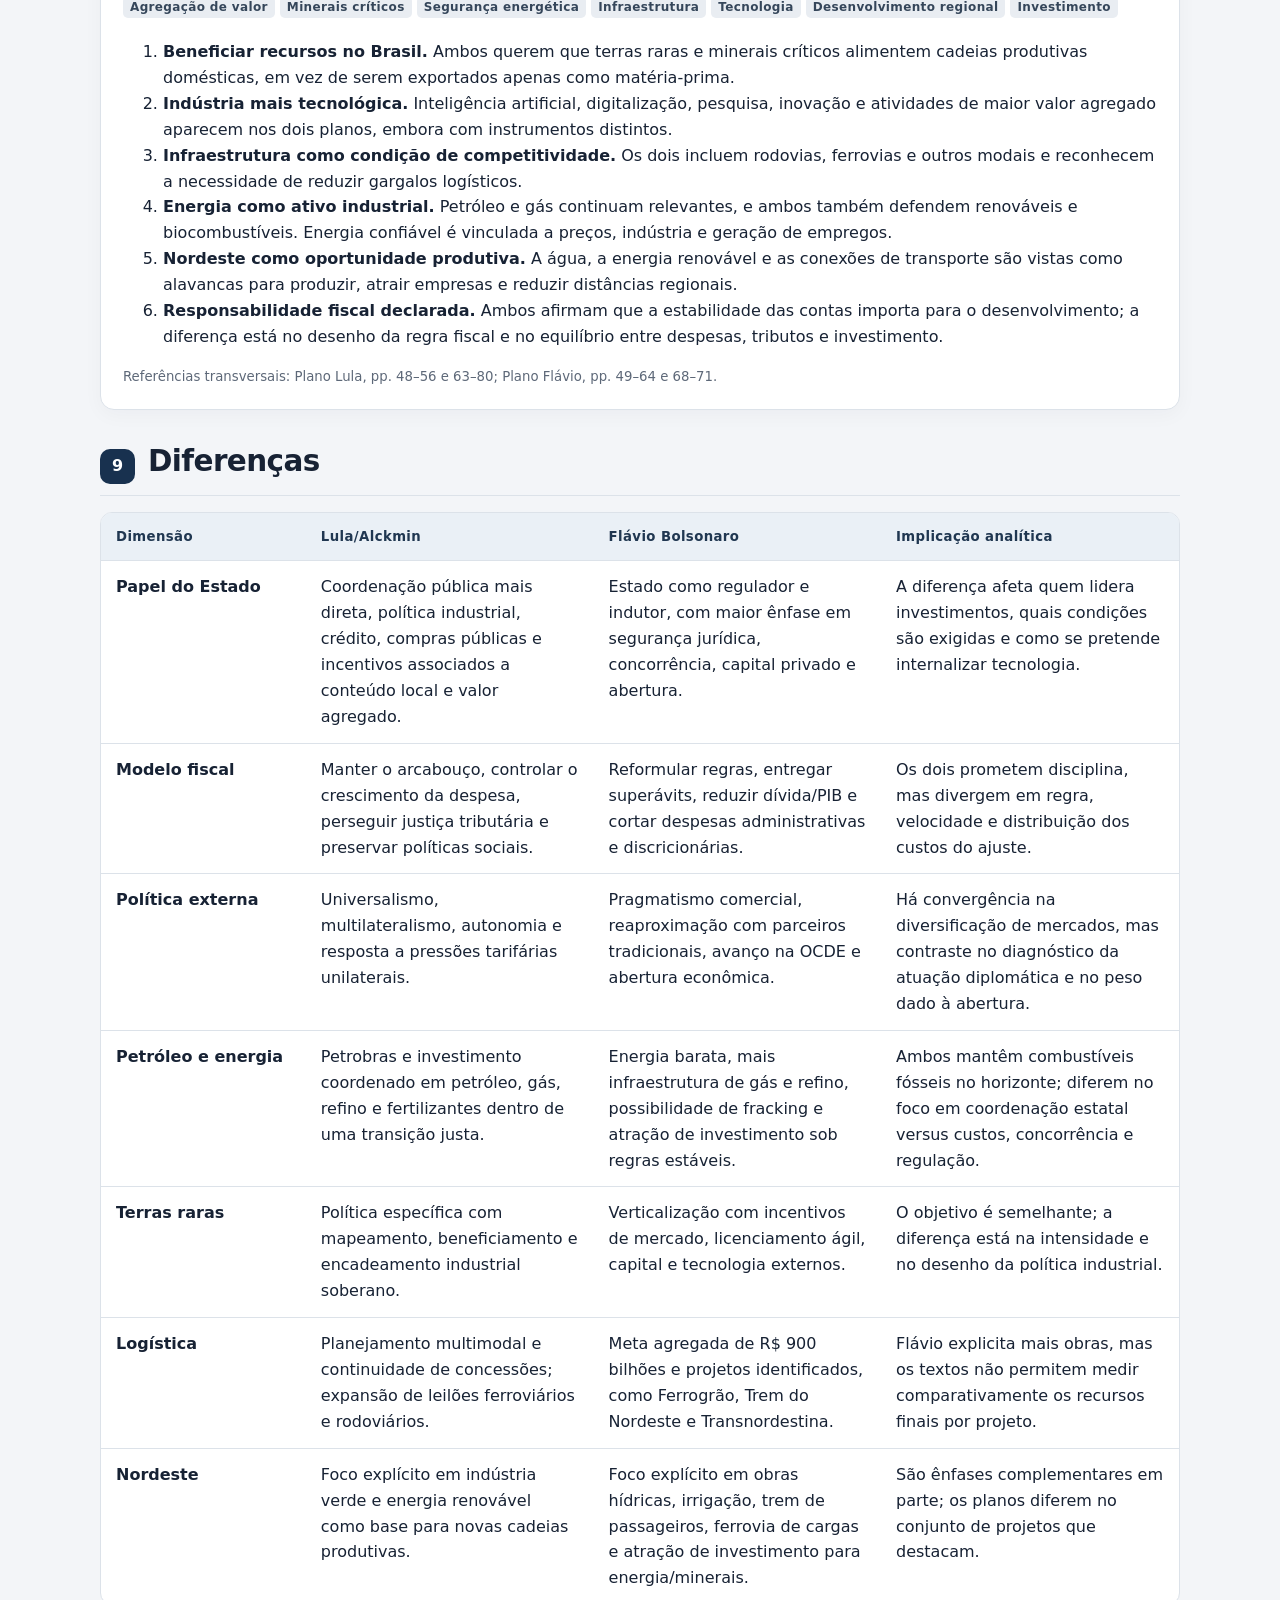
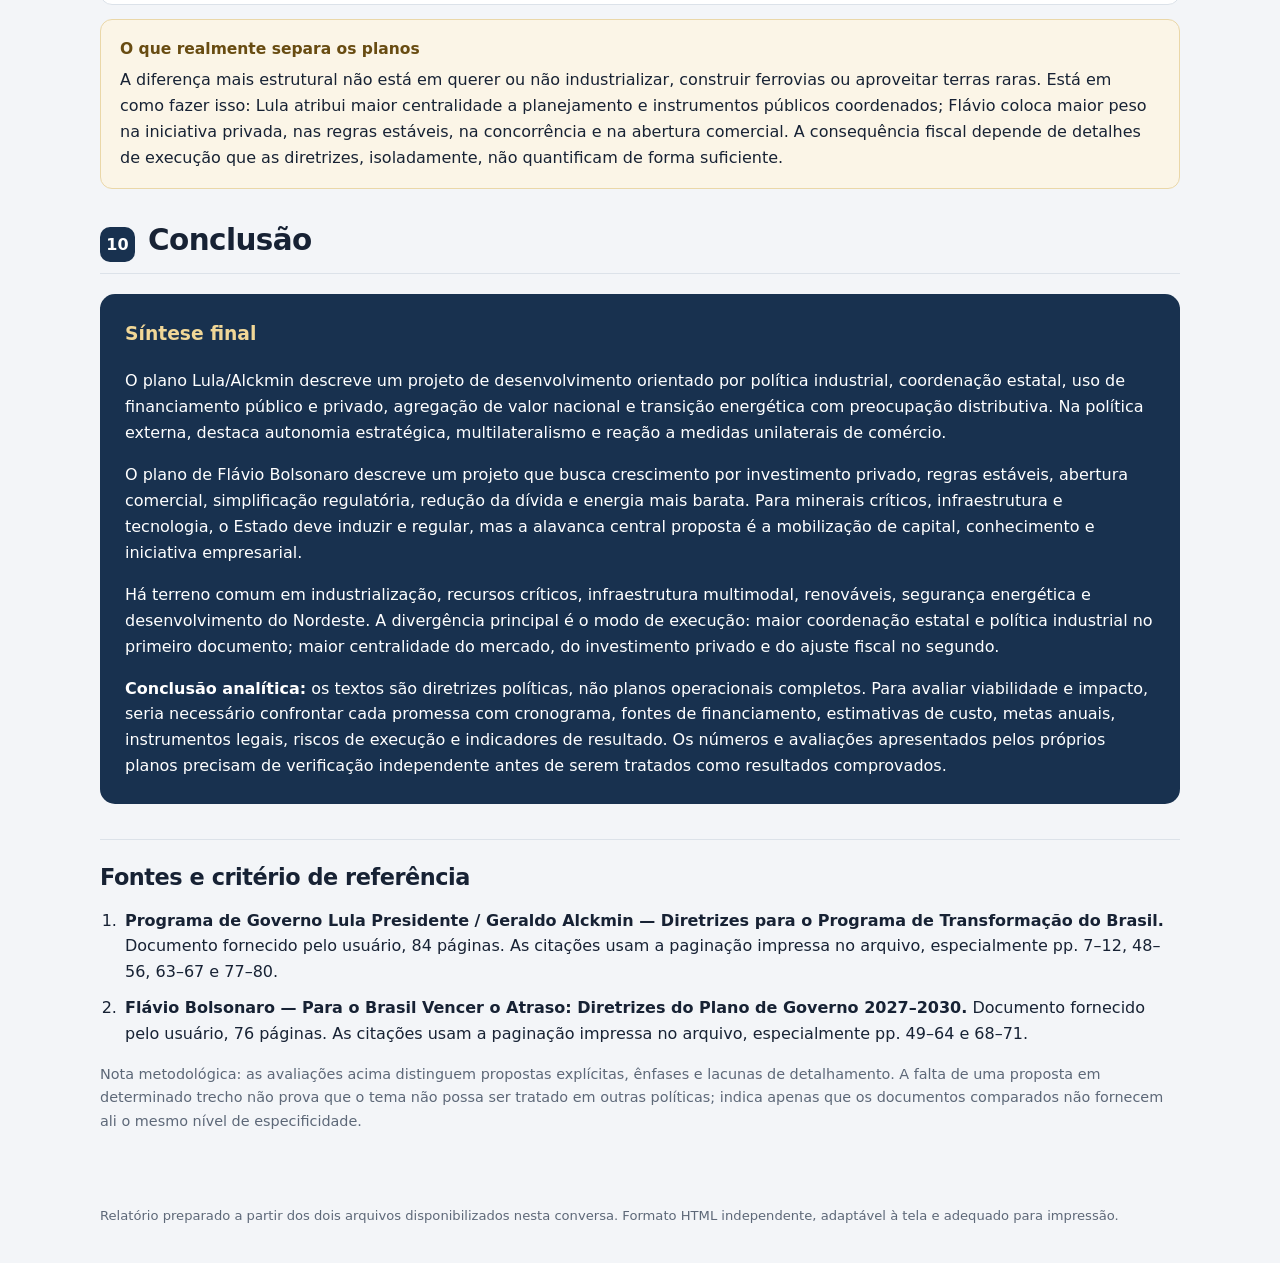
<file: analises/openai-chatgpt.html>
<!DOCTYPE html>
<html lang="pt-BR">
<head>
<meta charset="utf-8">
<meta name="viewport" content="width=device-width, initial-scale=1">
<meta name="description" content="Relatório comparativo das diretrizes de governo 2027–2030 de Lula/Alckmin e Flávio Bolsonaro, com foco em dez temas econômicos, estratégicos e regionais.">
<title>Relatório comparativo | Planos de Governo 2027–2030</title>
<style>
:root {
  --ink: #172234;
  --muted: #5d6878;
  --paper: #ffffff;
  --canvas: #f3f5f8;
  --line: #dce2e9;
  --navy: #18314f;
  --blue: #2c5c91;
  --gold: #e1b14d;
  --green: #3e765e;
  --soft-blue: #edf3fa;
  --soft-gold: #fbf5e7;
  --soft-green: #eef6f1;
  --soft-gray: #f7f8fa;
}
* { box-sizing: border-box; }
html { scroll-behavior: smooth; }
body {
  margin: 0;
  color: var(--ink);
  background: var(--canvas);
  font-family: Inter, ui-sans-serif, system-ui, -apple-system, BlinkMacSystemFont, "Segoe UI", sans-serif;
  line-height: 1.62;
}
a { color: var(--blue); text-underline-offset: 3px; }
a:hover { text-decoration-thickness: 2px; }
.hero {
  background: radial-gradient(circle at 92% 15%, rgba(225,177,77,.22), transparent 24%), linear-gradient(120deg, #142942, #1d466c 70%, #285b78);
  color: #fff;
  padding: 54px 24px 48px;
  border-bottom: 5px solid var(--gold);
}
.hero-inner, main, footer { max-width: 1120px; margin: 0 auto; }
.eyebrow { text-transform: uppercase; letter-spacing: .13em; font-weight: 750; font-size: .78rem; color: #f1d797; margin: 0 0 12px; }
h1 { font-size: clamp(2rem, 4vw, 3.15rem); line-height: 1.1; letter-spacing: -.035em; margin: 0; max-width: 900px; }
.subtitle { max-width: 790px; font-size: 1.08rem; color: #e4ebf4; margin: 18px 0 0; }
.meta { display: flex; flex-wrap: wrap; gap: 9px; margin-top: 25px; }
.meta span { border: 1px solid rgba(255,255,255,.27); border-radius: 999px; padding: 5px 11px; font-size: .82rem; color: #f4f6fa; }
main { padding: 26px 20px 58px; }
.notice { padding: 17px 19px; border: 1px solid var(--line); border-left: 4px solid var(--gold); border-radius: 10px; background: #fff; color: #344154; margin: 2px 0 24px; }
.notice strong { color: var(--ink); }
.grid { display: grid; grid-template-columns: repeat(2, minmax(0, 1fr)); gap: 16px; }
.panel { background: var(--paper); border: 1px solid var(--line); border-radius: 14px; padding: 22px; box-shadow: 0 5px 20px rgba(20,38,58,.035); }
.panel h2, .panel h3 { margin-top: 0; }
.panel h2 { font-size: 1.25rem; margin-bottom: 12px; }
.panel p:last-child { margin-bottom: 0; }
.candidate { font-weight: 800; font-size: .8rem; letter-spacing: .07em; text-transform: uppercase; margin-bottom: 9px; }
.lula { color: var(--green); }
.flavio { color: var(--blue); }
.summary-table { margin-top: 24px; }
.table-wrap { width: 100%; overflow-x: auto; background: #fff; border: 1px solid var(--line); border-radius: 12px; }
table { border-collapse: collapse; width: 100%; min-width: 700px; }
th, td { padding: 13px 15px; text-align: left; vertical-align: top; border-bottom: 1px solid var(--line); }
th { background: #eaf0f6; color: #203751; font-size: .83rem; letter-spacing: .03em; }
tbody tr:last-child td { border-bottom: 0; }
td:first-child { font-weight: 750; width: 19%; }
section.topic { scroll-margin-top: 20px; margin-top: 34px; }
.section-head { display: flex; align-items: baseline; gap: 13px; border-bottom: 1px solid var(--line); padding-bottom: 11px; margin-bottom: 16px; }
.number { display: inline-flex; justify-content: center; align-items: center; width: 35px; height: 35px; border-radius: 10px; background: var(--navy); color: white; font-weight: 800; flex: 0 0 35px; }
h2 { font-size: clamp(1.45rem, 2.3vw, 1.95rem); line-height: 1.22; letter-spacing: -.02em; margin: 0; }
.topic-grid { display: grid; grid-template-columns: repeat(2, minmax(0, 1fr)); gap: 15px; }
.source-box { padding: 18px 19px; background: #fff; border: 1px solid var(--line); border-radius: 12px; }
.source-box h3 { font-size: 1rem; margin: 0 0 8px; }
.source-box p { margin: 0 0 10px; }
.source-box p:last-child { margin-bottom: 0; }
.assessment { margin-top: 14px; padding: 17px 19px; background: var(--soft-gold); border: 1px solid #ead7a8; border-radius: 12px; }
.assessment h3 { margin: 0 0 5px; font-size: .97rem; color: #684c12; }
.assessment p { margin: 0; }
.refs { font-size: .83rem; color: var(--muted); margin-top: 12px; }
.pill { display: inline-block; font-size: .75rem; line-height: 1.35; font-weight: 750; letter-spacing: .03em; color: #35465a; background: #e9edf2; border-radius: 5px; padding: 3px 7px; margin: 0 5px 5px 0; }
.summary-cols { display: grid; grid-template-columns: repeat(3, minmax(0, 1fr)); gap: 12px; }
.summary-card { background: #fff; border: 1px solid var(--line); border-radius: 12px; padding: 17px; }
.summary-card h3 { margin: 0 0 7px; font-size: 1rem; }
.summary-card p { margin: 0; font-size: .95rem; }
.note { color: var(--muted); font-size: .9rem; }
.toc { display: grid; grid-template-columns: repeat(2, minmax(0, 1fr)); gap: 8px 18px; padding-left: 22px; margin-bottom: 0; }
.toc li { padding: 2px 0; }
.closing { background: var(--navy); color: white; border-radius: 15px; padding: 25px; margin-top: 20px; }
.closing h3 { margin-top: 0; color: #f1d797; }
.closing p:last-child { margin-bottom: 0; }
.sources { margin-top: 35px; padding-top: 24px; border-top: 1px solid var(--line); }
.sources h2 { font-size: 1.4rem; margin-bottom: 12px; }
.sources ol { padding-left: 22px; }
.sources li { padding-left: 3px; margin-bottom: 10px; }
footer { padding: 0 20px 36px; color: var(--muted); font-size: .82rem; }
@media (max-width: 760px) {
  .hero { padding: 39px 20px 35px; }
  main { padding: 18px 14px 42px; }
  .grid, .topic-grid, .summary-cols { grid-template-columns: 1fr; }
  .toc { grid-template-columns: 1fr; }
  .panel { padding: 18px; }
  .section-head { align-items: flex-start; }
}
@media print {
  body { background: white; font-size: 10pt; }
  .hero { background: white !important; color: var(--ink); border-bottom: 3px solid var(--gold); padding: 20px 0; }
  .subtitle, .meta span { color: var(--muted); }
  .meta span { border-color: var(--line); }
  .eyebrow { color: var(--blue); }
  main { padding: 15px 0; }
  .panel, .source-box, .assessment, .summary-card, .closing { break-inside: avoid; box-shadow: none; }
  .closing { background: white; color: var(--ink); border: 1px solid var(--line); }
  .closing h3 { color: var(--ink); }
  a { color: inherit; text-decoration: none; }
  section.topic { break-before: auto; }
  .table-wrap { overflow: visible; }
  table { min-width: 0; font-size: 8.5pt; }
  th, td { padding: 7px; }
}
</style>
</head>
<body>
<header class="hero">
  <div class="hero-inner">
    <p class="eyebrow">Análise documental comparativa</p>
    <h1>Planos de Governo 2027–2030</h1>
    <p class="subtitle">Lula/Alckmin e Flávio Bolsonaro — dez eixos de comparação sobre política externa, energia, minerais estratégicos, equilíbrio fiscal, indústria, logística e desenvolvimento regional.</p>
    <div class="meta">
      <span>Base: documentos fornecidos</span>
      <span>10 tópicos de análise</span>
      <span>Foco em propostas e instrumentos</span>
    </div>
  </div>
</header>
<main>
  <div class="notice"><strong>Como ler este relatório.</strong> A análise compara o que está escrito nas duas diretrizes, sem presumir que uma proposta já foi executada ou que seus resultados estejam garantidos. Números e avaliações sobre governos anteriores são apresentados como afirmações dos próprios documentos, não como dados auditados independentemente. As páginas indicadas são a numeração impressa nos planos.</div>

  <section class="panel" id="visao-geral">
    <h2>Resumo executivo</h2>
    <div class="summary-cols">
      <div class="summary-card">
        <h3>Convergência</h3>
        <p>Os dois planos querem que o Brasil agregue valor a minerais críticos e terras raras, fortaleça infraestrutura, amplie empregos e atraia investimentos. Ambos incluem ferrovias e rodovias, além de fontes renováveis e biocombustíveis.</p>
      </div>
      <div class="summary-card">
        <h3>Diferença de método</h3>
        <p>Lula propõe coordenação pública mais direta, política industrial, crédito e compras governamentais. Flávio enfatiza investimento privado, previsibilidade regulatória, abertura comercial e um Estado mais indutor/regulador do que empresário.</p>
      </div>
      <div class="summary-card">
        <h3>Principal contraste fiscal</h3>
        <p>Lula pretende manter o arcabouço fiscal e combinar contenção de despesas com crescimento e justiça tributária. Flávio propõe reformular as regras, buscar superávits primários e reduzir despesas administrativas e discricionárias.</p>
      </div>
    </div>
    <div class="summary-table">
      <h3>Mapa rápido dos dez tópicos</h3>
      <div class="table-wrap">
        <table>
          <thead><tr><th>Tópico</th><th>Lula/Alckmin</th><th>Flávio Bolsonaro</th><th>Leitura comparativa</th></tr></thead>
          <tbody>
            <tr><td>1. China x EUA</td><td>Soberania, multilateralismo e reação a medidas comerciais unilaterais; não detalha uma estratégia bilateral para a China.</td><td>Nomeia China e EUA como parceiros/mercados, com diplomacia pragmática, abertura e busca de investimento.</td><td>Autonomia e diversificação são comuns; diferem o enquadramento e as prioridades diplomáticas.</td></tr>
            <tr><td>2. Petróleo</td><td>Continua a investir em petróleo, gás, refino e fertilizantes, articulando-os à transição energética.</td><td>Prioriza energia abundante e barata, refino, gás, infraestrutura e exploração de gás não convencional (fracking).</td><td>Ambos preservam petróleo e gás; diferem na ênfase operacional e regulatória.</td></tr>
            <tr><td>3. Terras raras</td><td>Política específica, mapeamento, beneficiamento e agregação de valor com coordenação pública.</td><td>Verticalização com incentivos de mercado, licenciamento ágil e atração de capital e tecnologia externos.</td><td>Convergência forte no objetivo; diferença no instrumento de política industrial.</td></tr>
            <tr><td>4. Déficit fiscal</td><td>Manter arcabouço fiscal, controlar crescimento do gasto e ampliar justiça tributária sem abandonar políticas sociais.</td><td>Reformular regras, reduzir dívida/PIB, obter superávits e cortar despesas administrativas.</td><td>Ambos declaram compromisso fiscal, mas divergem sobre regras, velocidade e composição do ajuste.</td></tr>
            <tr><td>5. Industrialização</td><td>Nova Indústria Brasil, crédito, conteúdo local, compras públicas, inovação e descarbonização.</td><td>Investimento privado, segurança jurídica, competição, integração global e Estado como indutor.</td><td>Mesmo objetivo de modernização; papéis diferentes para Estado e mercado.</td></tr>
            <tr><td>6. Rodovias x ferrovias</td><td>Plano multimodal, continuidade das concessões rodoviárias e aceleração das ferroviárias.</td><td>R$ 900 bilhões em quatro anos para vários modais, com projetos ferroviários e corredores logísticos nomeados.</td><td>Nenhum propõe abandonar rodovias; Flávio explicita mais projetos, sem separar orçamento por modal.</td></tr>
            <tr><td>7. Nordeste</td><td>Energia renovável como base para indústria de baixo carbono, minerais e desenvolvimento regional.</td><td>Água, irrigação, Trem do Nordeste, Transnordestina, renováveis, terras raras e atração de novas indústrias.</td><td>Os dois veem potencial produtivo; Flávio lista mais obras regionais específicas.</td></tr>
            <tr><td>8. Similaridades</td><td colspan="3">Agregar valor, inovar, desenvolver regiões, diversificar mercados, modernizar a logística e ampliar a segurança energética.</td></tr>
            <tr><td>9. Diferenças</td><td colspan="3">Intensidade da coordenação estatal, modelo fiscal, mecanismos de financiamento industrial e orientação de política externa.</td></tr>
            <tr><td>10. Conclusão</td><td colspan="3">A escolha entre os planos envolve sobretudo o método de implementação e a divisão de responsabilidades entre Estado e iniciativa privada.</td></tr>
          </tbody>
        </table>
      </div>
    </div>
  </section>

  <section class="panel" style="margin-top:18px" aria-label="Navegação pelo relatório">
    <h2>Índice</h2>
    <ol class="toc">
      <li><a href="#china-eua">Relação China x EUA</a></li>
      <li><a href="#petroleo">Petróleo</a></li>
      <li><a href="#terras-raras">Terras raras e minerais críticos</a></li>
      <li><a href="#deficit">Déficit fiscal</a></li>
      <li><a href="#industrializacao">Industrialização</a></li>
      <li><a href="#logistica">Rodovias x ferrovias</a></li>
      <li><a href="#nordeste">Nordeste</a></li>
      <li><a href="#similaridades">Similaridades</a></li>
      <li><a href="#diferencas">Diferenças</a></li>
      <li><a href="#conclusao">Conclusão</a></li>
    </ol>
  </section>

  <section class="topic" id="china-eua">
    <div class="section-head"><span class="number">1</span><h2>Relação China x EUA</h2></div>
    <div class="topic-grid">
      <article class="source-box">
        <h3><span class="candidate lula">Lula/Alckmin</span></h3>
        <p>O plano coloca a soberania e a capacidade de fazer escolhas sem subordinação estratégica no centro da política externa. Defende uma política universalista, a diversificação de parcerias, a abertura de mercados e a atuação com base nas normas internacionais e no multilateralismo. No diagnóstico apresentado, menciona três ondas de tarifas impostas pelo governo Trump e cita o Plano Brasil Soberano como resposta de proteção às empresas, ao emprego e à renda.</p>
        <p>O texto não formula uma estratégia bilateral específica para a China. Sua ênfase está em não se subordinar a outras potências, resistir a imposições unilaterais e ampliar a cooperação com várias regiões.</p>
        <p class="refs">Referência: Plano Lula, pp. 7, 12 e 77–80.</p>
      </article>
      <article class="source-box">
        <h3><span class="candidate flavio">Flávio Bolsonaro</span></h3>
        <p>Propõe diplomacia “pragmática”, guiada por interesses comerciais e não por afinidade ideológica. Nomeia a China, os Estados Unidos, a União Europeia e os mercados asiáticos como interlocutores com os quais o Brasil deve negociar. Também defende soluções diplomáticas para sanções comerciais impostas por Estados Unidos, China e Europa a produtos brasileiros.</p>
        <p>O plano propõe retomar o processo de adesão à OCDE, ampliar a abertura comercial, facilitar o acesso a bens de capital, tecnologia e insumos importados e fortalecer a inserção em cadeias globais de valor. O texto dá destaque à reconstrução das relações com parceiros tradicionais, incluindo os EUA, mas não recomenda exclusividade comercial com Washington.</p>
        <p class="refs">Referência: Plano Flávio, pp. 53 e 61–63.</p>
      </article>
    </div>
    <div class="assessment"><h3>Leitura comparativa</h3><p>Ambos defendem soberania econômica e diversificação de relações, mas contam histórias diferentes sobre a política externa. Lula enfatiza resistir ao unilateralismo e proteger o país de choques comerciais; Flávio enfatiza pragmatismo, abertura e investimento, com menção mais explícita tanto à China quanto aos EUA. A ausência de uma proposta bilateral detalhada no plano Lula impede concluir, com base apenas nesses documentos, qual seria sua política específica para cada potência.</p></div>
  </section>

  <section class="topic" id="petroleo">
    <div class="section-head"><span class="number">2</span><h2>Petróleo</h2></div>
    <div class="topic-grid">
      <article class="source-box">
        <h3><span class="candidate lula">Lula/Alckmin</span></h3>
        <p>O petróleo permanece como parte da estratégia de segurança energética e de adensamento produtivo. O texto relata a retomada de investimentos da Petrobras em petróleo e gás, refino, derivados, fertilizantes, indústria naval e petroquímica. Também propõe mitigar a volatilidade dos preços internacionais para reduzir a transmissão de choques externos aos consumidores brasileiros.</p>
        <p>A extração e o gás convivem com uma transição energética que procura aumentar renováveis, biometano, biocombustíveis e hidrogênio de baixo carbono. Portanto, o plano não apresenta uma saída rápida do petróleo: procura combinar produção, segurança de abastecimento, empregos industriais e redução gradual de emissões.</p>
        <p class="refs">Referência: Plano Lula, pp. 63–67.</p>
      </article>
      <article class="source-box">
        <h3><span class="candidate flavio">Flávio Bolsonaro</span></h3>
        <p>O plano define como objetivo uma energia abundante e barata, e prevê investimento em refino, processamento, escoamento e transporte de combustíveis e gás. Defende ampliar a rede de gás, modernizar o refino para aproveitar petróleo nacional, incentivar fertilizantes produzidos com gás e permitir a exploração de gás não convencional por fraturamento hidráulico (fracking), com responsabilidade ambiental e cumprimento da lei.</p>
        <p>Também aposta em concorrência, regras estáveis e investimento privado para expandir infraestrutura energética. O plano promove biocombustíveis e outras fontes renováveis, associando energia mais barata à competitividade industrial e à atração de data centers.</p>
        <p class="refs">Referência: Plano Flávio, pp. 52–53.</p>
      </article>
    </div>
    <div class="assessment"><h3>Leitura comparativa</h3><p>Os dois planos mantêm petróleo e gás na matriz estratégica e não tratam a transição energética como interrupção imediata dos combustíveis fósseis. Lula integra a atuação da Petrobras a uma política energética coordenada e à proteção contra volatilidade; Flávio detalha mais o objetivo de reduzir custos, ampliar a infraestrutura de gás e permitir fracking. O plano de Flávio não explicita, nessas páginas, uma decisão específica de privatização da Petrobras; por isso, essa conclusão não deve ser presumida apenas a partir da defesa de concorrência ou de desestatização caso a caso.</p></div>
  </section>

  <section class="topic" id="terras-raras">
    <div class="section-head"><span class="number">3</span><h2>Terras raras e minerais críticos</h2></div>
    <div class="topic-grid">
      <article class="source-box">
        <h3><span class="candidate lula">Lula/Alckmin</span></h3>
        <p>Propõe uma política específica para minerais críticos e terras raras, com organização das cadeias produtivas, diferenciação de usos tecnológicos, mapeamento regional, beneficiamento e agregação de valor. O objetivo declarado é evitar que o Brasil apenas exporte matéria-prima estratégica e garantir posição soberana nas cadeias globais de valor.</p>
        <p>A agenda está conectada à Nova Indústria Brasil, à internalização de tecnologias, à produção local, à digitalização industrial e ao fortalecimento de setores de média e alta intensidade tecnológica. O documento também associa a energia renovável nordestina a atividades eletrointensivas, como processamento de minerais críticos.</p>
        <p class="refs">Referência: Plano Lula, pp. 50–53 e 56.</p>
      </article>
      <article class="source-box">
        <h3><span class="candidate flavio">Flávio Bolsonaro</span></h3>
        <p>Apresenta terras raras, lítio, nióbio, grafite, cobre, níquel e urânio como insumos de semicondutores, baterias, turbinas eólicas, veículos elétricos, defesa e inteligência artificial. A proposta é transformar o mineral no Brasil, aproximando mineração, energia competitiva, data centers e novas tecnologias.</p>
        <p>O Estado atuaria como regulador e coordenador, e não como empresário. O plano cita marco regulatório claro, licenciamento técnico e ágil, atração de capital estrangeiro e tecnologia, incentivos de mercado para verticalização, governança, transparência e transferência de conhecimento. O Nordeste é mencionado como região com potencial para terras raras e energia limpa.</p>
        <p class="refs">Referência: Plano Flávio, pp. 55 e 60.</p>
      </article>
    </div>
    <div class="assessment"><h3>Leitura comparativa</h3><p>Este é um dos maiores pontos de convergência: os dois querem deixar de exportar apenas o recurso bruto e capturar mais valor industrial e tecnológico no país. A diferença é o instrumento. Lula nomeia uma política pública específica e uma coordenação integrada com financiamento, compras públicas e conteúdo local; Flávio coloca mais ênfase em incentivos de mercado, segurança regulatória, licenciamento e capital/tecnologia privados e externos.</p></div>
  </section>

  <section class="topic" id="deficit">
    <div class="section-head"><span class="number">4</span><h2>Déficit fiscal</h2></div>
    <div class="topic-grid">
      <article class="source-box">
        <h3><span class="candidate lula">Lula/Alckmin</span></h3>
        <p>Propõe manter o arcabouço fiscal, controlar o crescimento das despesas e melhorar a eficiência e a qualidade do gasto, sem prejudicar a recomposição de políticas sociais. O resultado fiscal seria alcançado por uma combinação de crescimento econômico, controle de despesas primárias, combate a privilégios e distorções e justiça tributária.</p>
        <p>O plano defende tributação maior sobre rendas muito elevadas e revisão de benefícios fiscais, além de alívio tributário para faixas de renda mais baixas. Na apresentação, projeta déficit primário próximo de 0,4% do PIB ao fim de 2026; trata-se de uma projeção declarada no documento, não de uma verificação independente neste relatório.</p>
        <p class="refs">Referência: Plano Lula, pp. 10–12 e 48–49.</p>
      </article>
      <article class="source-box">
        <h3><span class="candidate flavio">Flávio Bolsonaro</span></h3>
        <p>Propõe reformular as regras fiscais para estabilizar e reduzir a dívida pública, buscar superávits primários, controlar despesas discricionárias dos três Poderes e limitar crédito subsidiado com recursos do Tesouro. O texto vincula disciplina fiscal à queda dos juros, ao controle da inflação e à redução da relação dívida/PIB.</p>
        <p>Como medidas administrativas, prevê reforma do processo orçamentário, avaliação de políticas públicas, redução de despesas, diminuição de cargos comissionados e corte de pelo menos dez ministérios. Também pretende rever a reforma tributária em curso e reduzir a carga sobre produção e consumo. Não define, nessas páginas, uma meta numérica anual de superávit ou um cronograma fechado para a queda da dívida.</p>
        <p class="refs">Referência: Plano Flávio, pp. 68–71.</p>
      </article>
    </div>
    <div class="assessment"><h3>Leitura comparativa</h3><p>Ambos associam estabilidade macroeconômica, melhor gasto público e controle fiscal à capacidade de crescer. O contraste está na composição e na governança do ajuste. Lula defende preservar o arcabouço e combinar contenção do gasto com expansão econômica e progressividade tributária; Flávio propõe reescrever regras fiscais, perseguir superávits primários, cortar estruturas administrativas e reduzir impostos sobre produção e consumo. Para uma comparação quantitativa completa, faltam nos dois textos planilhas integradas com receitas, despesas, premissas macroeconômicas e impactos anuais de cada proposta.</p></div>
  </section>

  <section class="topic" id="industrializacao">
    <div class="section-head"><span class="number">5</span><h2>Industrialização</h2></div>
    <div class="topic-grid">
      <article class="source-box">
        <h3><span class="candidate lula">Lula/Alckmin</span></h3>
        <p>A estratégia tem como eixo a Nova Indústria Brasil (NIB), a neoindustrialização e a integração entre política industrial, ciência, tecnologia, inovação e comércio exterior. O texto enumera objetivos: elevar produtividade, agregar valor às cadeias, fortalecer soberania tecnológica, gerar empregos qualificados e descarbonizar a economia.</p>
        <p>Os instrumentos incluem financiamento direcionado, crédito público e privado, compras governamentais, concessões, regulações e benefícios vinculados a conteúdo local e valor agregado nacional. O plano afirma que a NIB teria disponibilizado R$ 860 bilhões em financiamentos entre 2023 e 2026 pelo Plano Mais Produção; o número é aqui atribuído ao próprio documento.</p>
        <p class="refs">Referência: Plano Lula, pp. 48–53.</p>
      </article>
      <article class="source-box">
        <h3><span class="candidate flavio">Flávio Bolsonaro</span></h3>
        <p>Apresenta crescimento sustentado, investimento privado, segurança jurídica e competitividade como fundamentos para a expansão produtiva. Propõe regras estáveis, licenciamento ambiental com prazos definidos, abertura comercial para acesso a bens de capital e insumos e integração às cadeias globais de valor.</p>
        <p>O Estado deve criar condições e induzir inovação por compras públicas, GovTech e pesquisa, mas o documento rejeita o Estado como empresário em áreas como minerais críticos e defende desestatização caso a caso. Energia limpa competitiva, terras raras, inteligência artificial, data centers e transferência de tecnologia aparecem como componentes de uma estratégia para fortalecer a indústria.</p>
        <p class="refs">Referência: Plano Flávio, pp. 49–50, 55–57 e 64.</p>
      </article>
    </div>
    <div class="assessment"><h3>Leitura comparativa</h3><p>Os dois querem modernizar a indústria, elevar produtividade, desenvolver tecnologia e atrair investimento. Lula oferece um modelo mais explicitamente dirigido por política industrial e instrumentos públicos, com conteúdo local e agregação de valor como condições. Flávio enfatiza ambiente de negócios, investimento privado, concorrência, abertura e previsibilidade regulatória, mantendo um Estado indutor em pesquisa e compras públicas. A divergência não é “Estado versus ausência de Estado”, mas quais instrumentos públicos devem conduzir a transformação produtiva.</p></div>
  </section>

  <section class="topic" id="logistica">
    <div class="section-head"><span class="number">6</span><h2>Rodovias x ferrovias</h2></div>
    <div class="topic-grid">
      <article class="source-box">
        <h3><span class="candidate lula">Lula/Alckmin</span></h3>
        <p>O plano trabalha com uma infraestrutura multimodal: rodoviária, ferroviária, hidroviária, aérea e marítima. Prevê continuidade do Novo PAC, concessões e planejamento logístico de longo prazo, com priorização de projetos capazes de reduzir desigualdades regionais e emissões.</p>
        <p>Sobre as concessões, propõe manter o ritmo das rodovias e intensificar as ferrovias por meio de leilões de novos projetos e repactuação de contratos existentes. O documento cita investimento em infraestrutura de R$ 280 bilhões em 2025 e expectativa de R$ 300 bilhões em 2026 no relato sobre o ciclo anterior; também menciona execução de R$ 1,3 trilhão no Novo PAC. Esses números não devem ser comparados diretamente com a meta futura de Flávio, pois se referem a períodos e escopos distintos.</p>
        <p class="refs">Referência: Plano Lula, pp. 11–12 e 52–54.</p>
      </article>
      <article class="source-box">
        <h3><span class="candidate flavio">Flávio Bolsonaro</span></h3>
        <p>Propõe investir R$ 900 bilhões em quatro anos em rodovias, hidrovias, portos, aeroportos e ferrovias, com Corredores Logísticos Inteligentes para reduzir custos de transporte e conectar o Centro-Oeste aos portos. O valor é uma meta declarada para o conjunto dos modais; o plano não apresenta uma repartição orçamentária por modal.</p>
        <p>Nomeia projetos ferroviários e hidroviários: destravar a Ferrogrão, viabilizar um trem de cargas entre Mato Grosso, oeste do Paraná e Santa Catarina, criar o Trem do Nordeste para passageiros, concluir e ampliar a Transnordestina e destravar a Hidrovia do Tapajós com responsabilidade ambiental e diálogo com comunidades.</p>
        <p class="refs">Referência: Plano Flávio, p. 51, com conexões regionais na p. 60.</p>
      </article>
    </div>
    <div class="assessment"><h3>Leitura comparativa</h3><p>Não há uma oposição simples entre rodovias e ferrovias: os dois planos defendem os dois modais. Lula enfatiza a carteira multimodal, concessões e critérios de integração e descarbonização; Flávio apresenta mais projetos nomeados e uma meta global de investimento para quatro anos. Como nenhum dos dois fornece, nesses trechos, uma tabela completa de recursos por obra e modal, não é possível afirmar qual reservaria mais dinheiro às ferrovias em comparação com as rodovias.</p></div>
  </section>

  <section class="topic" id="nordeste">
    <div class="section-head"><span class="number">7</span><h2>Nordeste</h2></div>
    <div class="topic-grid">
      <article class="source-box">
        <h3><span class="candidate lula">Lula/Alckmin</span></h3>
        <p>Enxerga a região como polo de desenvolvimento industrial ligado à energia limpa. O plano afirma que o Nordeste concentra cerca de 70% da geração eólica e solar do país e propõe atrair indústrias eletrointensivas, incluindo siderurgia verde, fertilizantes, química, cimento, alumínio, processamento de minerais críticos e hidrogênio de baixo carbono.</p>
        <p>A proposta se conecta a uma visão de desenvolvimento regional, transição energética justa e infraestrutura para água e produção. O documento também menciona obras de segurança hídrica, canais, adutoras, reservatórios e cisternas, bem como financiamento climático voltado ao Semiárido e valorização da Caatinga.</p>
        <p class="refs">Referência: Plano Lula, pp. 56 e 71–73.</p>
      </article>
      <article class="source-box">
        <h3><span class="candidate flavio">Flávio Bolsonaro</span></h3>
        <p>Coloca água e irrigação no centro da estratégia regional, enumerando obras como os ramais do Apodi, do Salgado e do Piancó, a Adutora do Seridó, o Canal do Xingó, canais do Sertão e a duplicação do Eixão das Águas do Ceará. Propõe expandir o perímetro irrigado do Baixio do Irecê e concluir a Transnordestina, ampliando o escopo para Paraíba e Rio Grande do Norte.</p>
        <p>Também prevê o Trem do Nordeste, uma ligação de passageiros de aproximadamente 1.400 km entre Salvador, Aracaju, Maceió, Recife, João Pessoa, Natal e Fortaleza. Combina essas obras com energia solar e eólica, terras raras, data centers e atração de novas indústrias e turismo.</p>
        <p class="refs">Referência: Plano Flávio, pp. 51–53 e 60.</p>
      </article>
    </div>
    <div class="assessment"><h3>Leitura comparativa</h3><p>Os dois tratam o Nordeste como região com potencial de crescimento, e não apenas como destino de políticas compensatórias. Ambos ligam energia renovável, infraestrutura e empregos. Lula concentra a narrativa em industrialização verde e cadeias produtivas; Flávio faz uma enumeração mais operacional de obras hídricas, irrigação e conexões ferroviárias, além de articular turismo, agroprodução, terras raras e energia aos investimentos privados.</p></div>
  </section>

  <section class="topic" id="similaridades">
    <div class="section-head"><span class="number">8</span><h2>Similaridades</h2></div>
    <div class="panel">
      <p>Apesar das diferenças ideológicas e dos instrumentos escolhidos, há convergências econômicas relevantes nos dois documentos:</p>
      <p><span class="pill">Agregação de valor</span><span class="pill">Minerais críticos</span><span class="pill">Segurança energética</span><span class="pill">Infraestrutura</span><span class="pill">Tecnologia</span><span class="pill">Desenvolvimento regional</span><span class="pill">Investimento</span></p>
      <ol>
        <li><strong>Beneficiar recursos no Brasil.</strong> Ambos querem que terras raras e minerais críticos alimentem cadeias produtivas domésticas, em vez de serem exportados apenas como matéria-prima.</li>
        <li><strong>Indústria mais tecnológica.</strong> Inteligência artificial, digitalização, pesquisa, inovação e atividades de maior valor agregado aparecem nos dois planos, embora com instrumentos distintos.</li>
        <li><strong>Infraestrutura como condição de competitividade.</strong> Os dois incluem rodovias, ferrovias e outros modais e reconhecem a necessidade de reduzir gargalos logísticos.</li>
        <li><strong>Energia como ativo industrial.</strong> Petróleo e gás continuam relevantes, e ambos também defendem renováveis e biocombustíveis. Energia confiável é vinculada a preços, indústria e geração de empregos.</li>
        <li><strong>Nordeste como oportunidade produtiva.</strong> A água, a energia renovável e as conexões de transporte são vistas como alavancas para produzir, atrair empresas e reduzir distâncias regionais.</li>
        <li><strong>Responsabilidade fiscal declarada.</strong> Ambos afirmam que a estabilidade das contas importa para o desenvolvimento; a diferença está no desenho da regra fiscal e no equilíbrio entre despesas, tributos e investimento.</li>
      </ol>
      <p class="refs">Referências transversais: Plano Lula, pp. 48–56 e 63–80; Plano Flávio, pp. 49–64 e 68–71.</p>
    </div>
  </section>

  <section class="topic" id="diferencas">
    <div class="section-head"><span class="number">9</span><h2>Diferenças</h2></div>
    <div class="table-wrap">
      <table>
        <thead><tr><th>Dimensão</th><th>Lula/Alckmin</th><th>Flávio Bolsonaro</th><th>Implicação analítica</th></tr></thead>
        <tbody>
          <tr><td>Papel do Estado</td><td>Coordenação pública mais direta, política industrial, crédito, compras públicas e incentivos associados a conteúdo local e valor agregado.</td><td>Estado como regulador e indutor, com maior ênfase em segurança jurídica, concorrência, capital privado e abertura.</td><td>A diferença afeta quem lidera investimentos, quais condições são exigidas e como se pretende internalizar tecnologia.</td></tr>
          <tr><td>Modelo fiscal</td><td>Manter o arcabouço, controlar o crescimento da despesa, perseguir justiça tributária e preservar políticas sociais.</td><td>Reformular regras, entregar superávits, reduzir dívida/PIB e cortar despesas administrativas e discricionárias.</td><td>Os dois prometem disciplina, mas divergem em regra, velocidade e distribuição dos custos do ajuste.</td></tr>
          <tr><td>Política externa</td><td>Universalismo, multilateralismo, autonomia e resposta a pressões tarifárias unilaterais.</td><td>Pragmatismo comercial, reaproximação com parceiros tradicionais, avanço na OCDE e abertura econômica.</td><td>Há convergência na diversificação de mercados, mas contraste no diagnóstico da atuação diplomática e no peso dado à abertura.</td></tr>
          <tr><td>Petróleo e energia</td><td>Petrobras e investimento coordenado em petróleo, gás, refino e fertilizantes dentro de uma transição justa.</td><td>Energia barata, mais infraestrutura de gás e refino, possibilidade de fracking e atração de investimento sob regras estáveis.</td><td>Ambos mantêm combustíveis fósseis no horizonte; diferem no foco em coordenação estatal versus custos, concorrência e regulação.</td></tr>
          <tr><td>Terras raras</td><td>Política específica com mapeamento, beneficiamento e encadeamento industrial soberano.</td><td>Verticalização com incentivos de mercado, licenciamento ágil, capital e tecnologia externos.</td><td>O objetivo é semelhante; a diferença está na intensidade e no desenho da política industrial.</td></tr>
          <tr><td>Logística</td><td>Planejamento multimodal e continuidade de concessões; expansão de leilões ferroviários e rodoviários.</td><td>Meta agregada de R$ 900 bilhões e projetos identificados, como Ferrogrão, Trem do Nordeste e Transnordestina.</td><td>Flávio explicita mais obras, mas os textos não permitem medir comparativamente os recursos finais por projeto.</td></tr>
          <tr><td>Nordeste</td><td>Foco explícito em indústria verde e energia renovável como base para novas cadeias produtivas.</td><td>Foco explícito em obras hídricas, irrigação, trem de passageiros, ferrovia de cargas e atração de investimento para energia/minerais.</td><td>São ênfases complementares em parte; os planos diferem no conjunto de projetos que destacam.</td></tr>
        </tbody>
      </table>
    </div>
    <div class="assessment"><h3>O que realmente separa os planos</h3><p>A diferença mais estrutural não está em querer ou não industrializar, construir ferrovias ou aproveitar terras raras. Está em como fazer isso: Lula atribui maior centralidade a planejamento e instrumentos públicos coordenados; Flávio coloca maior peso na iniciativa privada, nas regras estáveis, na concorrência e na abertura comercial. A consequência fiscal depende de detalhes de execução que as diretrizes, isoladamente, não quantificam de forma suficiente.</p></div>
  </section>

  <section class="topic" id="conclusao">
    <div class="section-head"><span class="number">10</span><h2>Conclusão</h2></div>
    <div class="closing">
      <h3>Síntese final</h3>
      <p>O plano Lula/Alckmin descreve um projeto de desenvolvimento orientado por política industrial, coordenação estatal, uso de financiamento público e privado, agregação de valor nacional e transição energética com preocupação distributiva. Na política externa, destaca autonomia estratégica, multilateralismo e reação a medidas unilaterais de comércio.</p>
      <p>O plano de Flávio Bolsonaro descreve um projeto que busca crescimento por investimento privado, regras estáveis, abertura comercial, simplificação regulatória, redução da dívida e energia mais barata. Para minerais críticos, infraestrutura e tecnologia, o Estado deve induzir e regular, mas a alavanca central proposta é a mobilização de capital, conhecimento e iniciativa empresarial.</p>
      <p>Há terreno comum em industrialização, recursos críticos, infraestrutura multimodal, renováveis, segurança energética e desenvolvimento do Nordeste. A divergência principal é o modo de execução: maior coordenação estatal e política industrial no primeiro documento; maior centralidade do mercado, do investimento privado e do ajuste fiscal no segundo.</p>
      <p><strong>Conclusão analítica:</strong> os textos são diretrizes políticas, não planos operacionais completos. Para avaliar viabilidade e impacto, seria necessário confrontar cada promessa com cronograma, fontes de financiamento, estimativas de custo, metas anuais, instrumentos legais, riscos de execução e indicadores de resultado. Os números e avaliações apresentados pelos próprios planos precisam de verificação independente antes de serem tratados como resultados comprovados.</p>
    </div>
  </section>

  <section class="sources" id="fontes">
    <h2>Fontes e critério de referência</h2>
    <ol>
      <li id="fonte1"><strong>Programa de Governo Lula Presidente / Geraldo Alckmin — Diretrizes para o Programa de Transformação do Brasil.</strong> Documento fornecido pelo usuário, 84 páginas. As citações usam a paginação impressa no arquivo, especialmente pp. 7–12, 48–56, 63–67 e 77–80.</li>
      <li id="fonte2"><strong>Flávio Bolsonaro — Para o Brasil Vencer o Atraso: Diretrizes do Plano de Governo 2027–2030.</strong> Documento fornecido pelo usuário, 76 páginas. As citações usam a paginação impressa no arquivo, especialmente pp. 49–64 e 68–71.</li>
    </ol>
    <p class="note">Nota metodológica: as avaliações acima distinguem propostas explícitas, ênfases e lacunas de detalhamento. A falta de uma proposta em determinado trecho não prova que o tema não possa ser tratado em outras políticas; indica apenas que os documentos comparados não fornecem ali o mesmo nível de especificidade.</p>
  </section>
</main>
<footer>Relatório preparado a partir dos dois arquivos disponibilizados nesta conversa. Formato HTML independente, adaptável à tela e adequado para impressão.</footer>
</body>
</html>
</file>
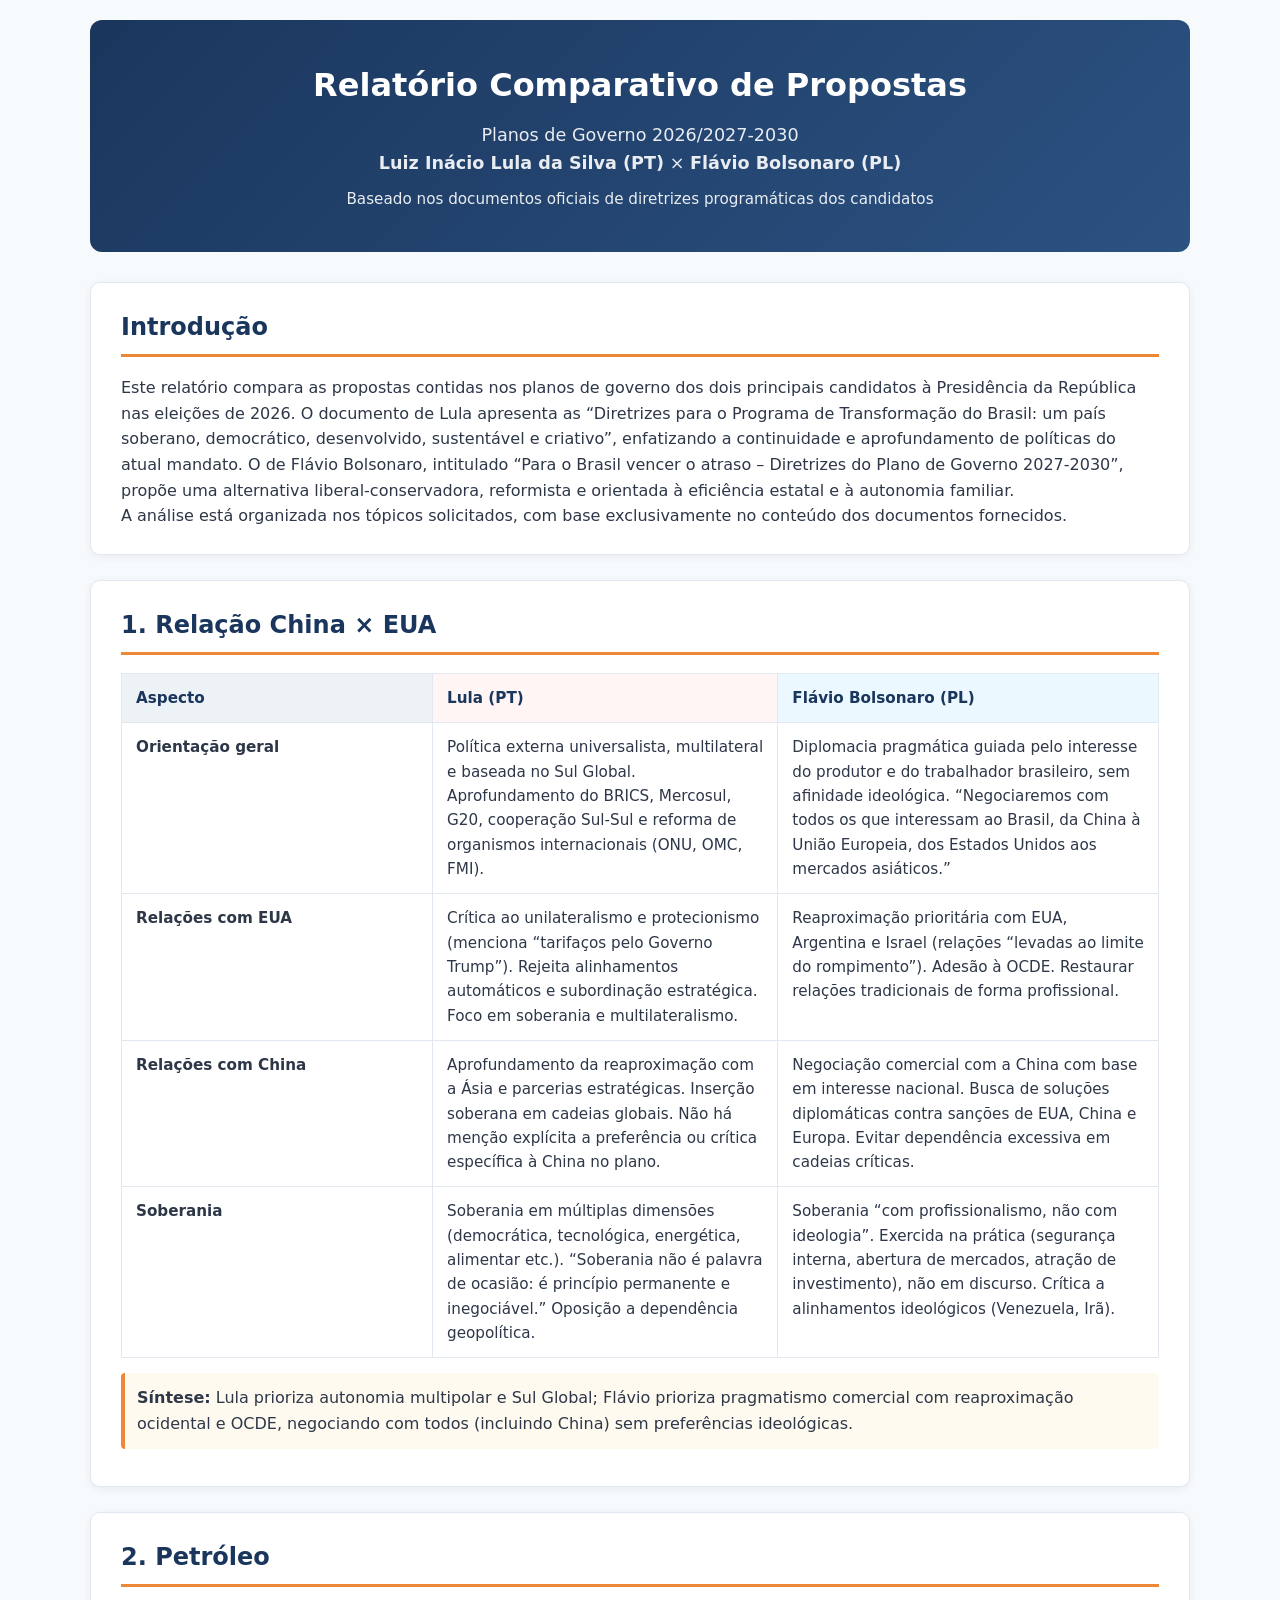
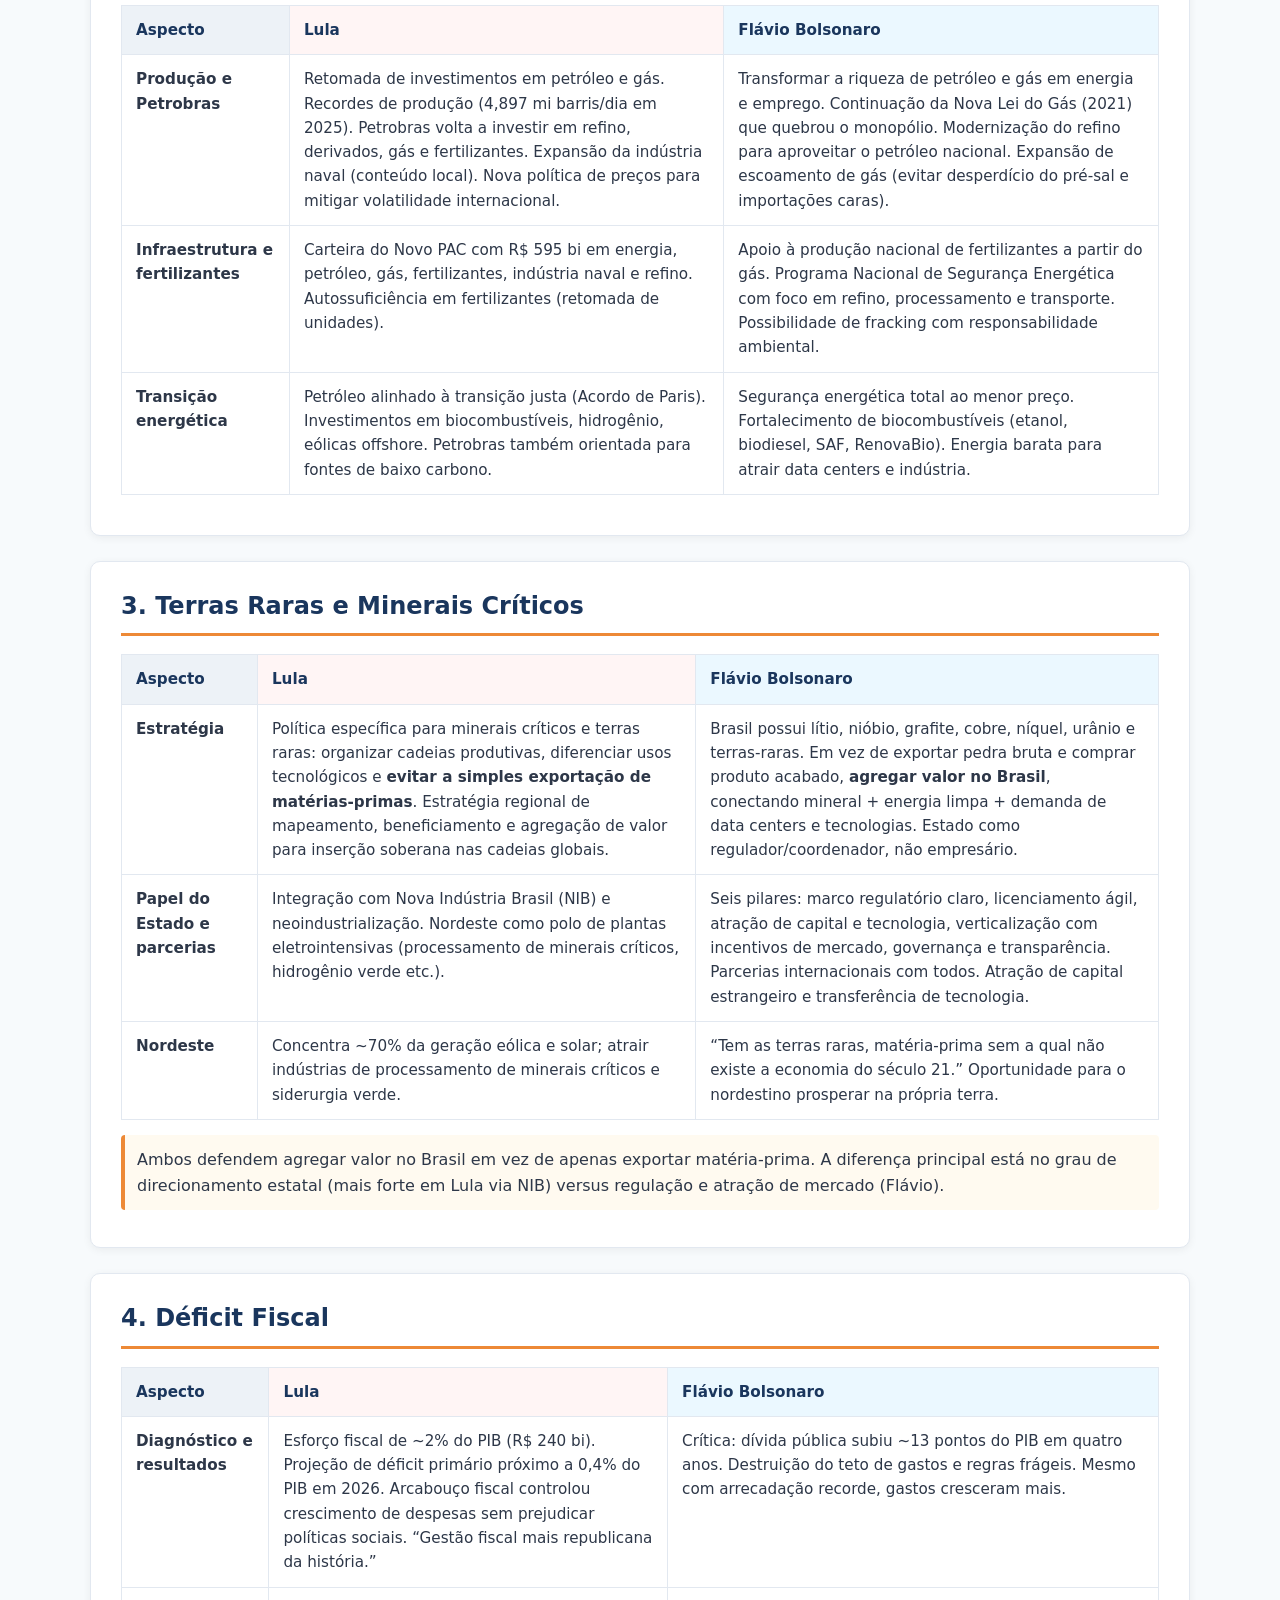
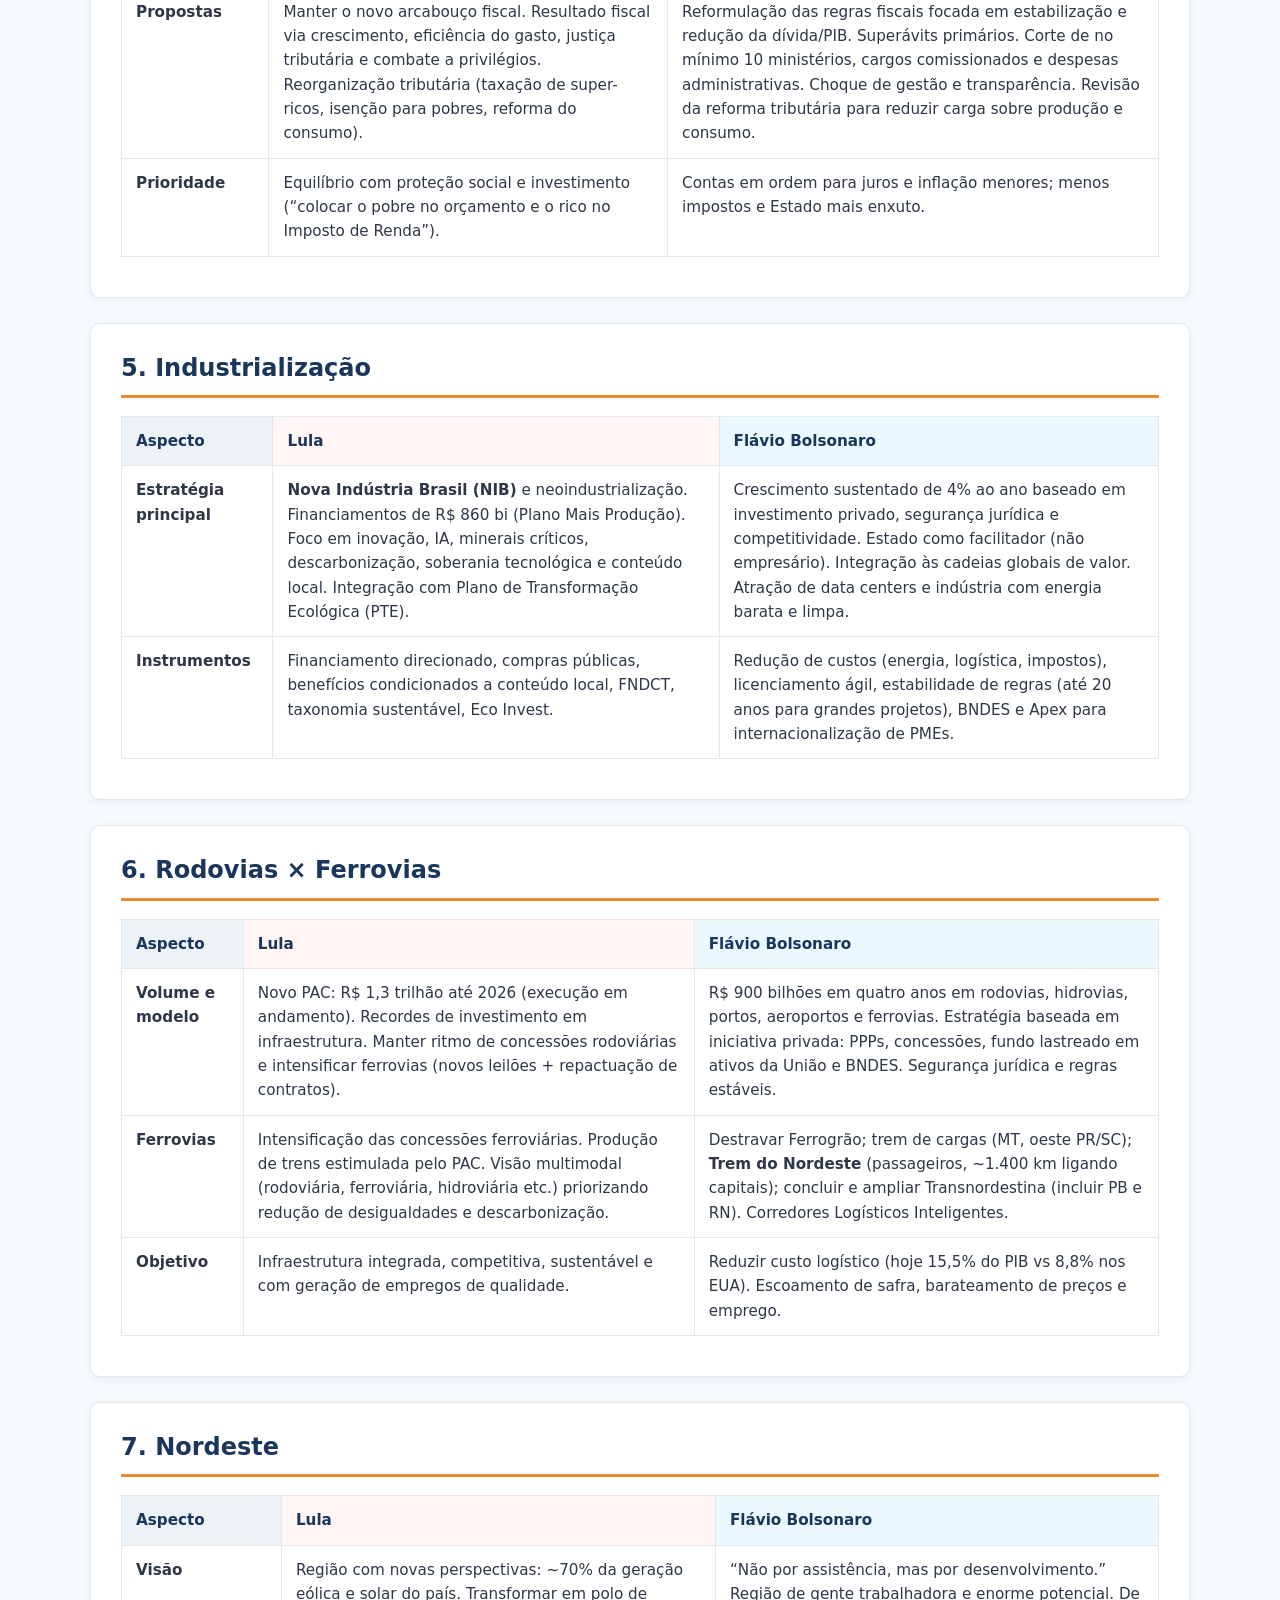
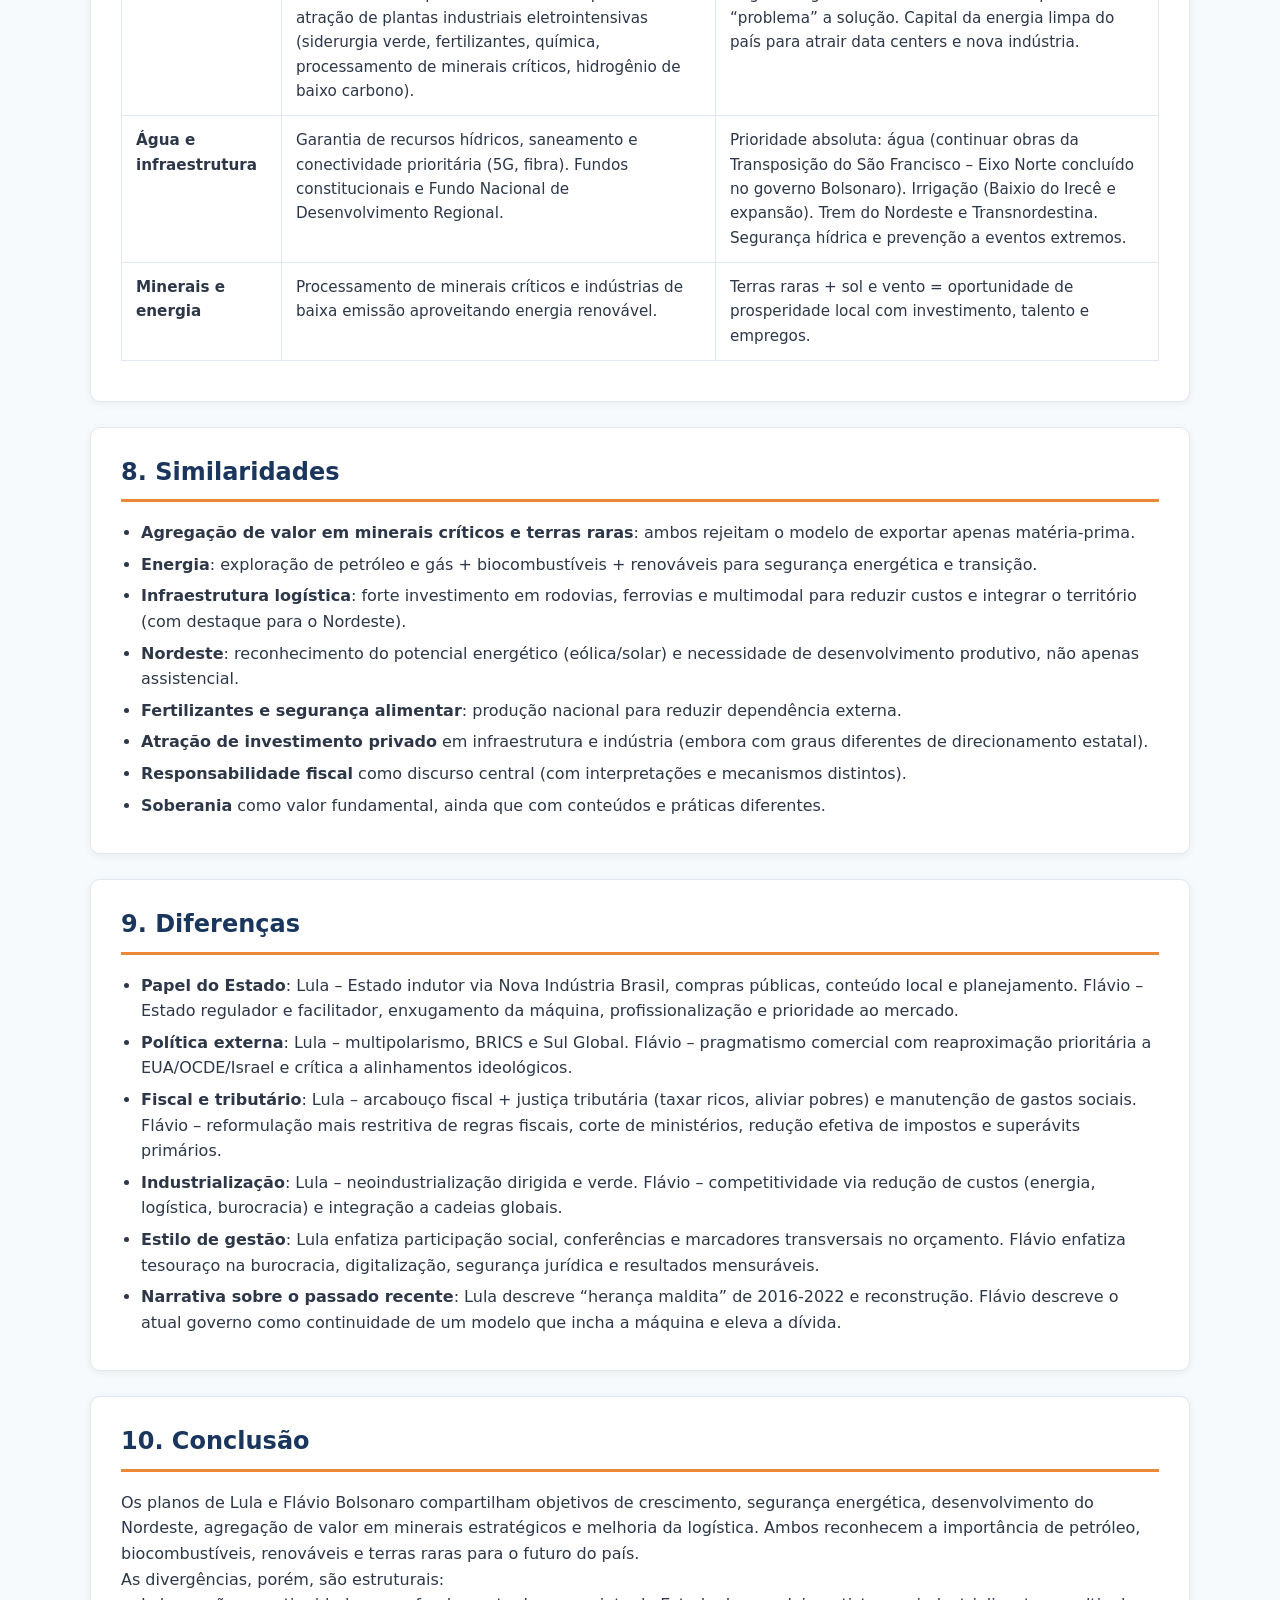
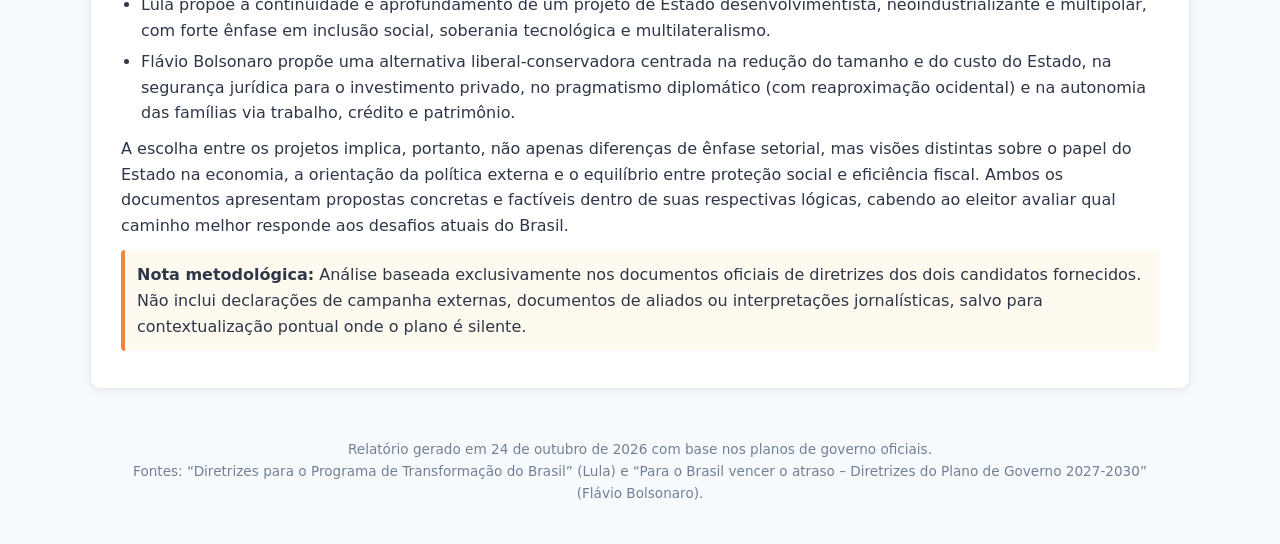
<file: analises/xai-grok-2.7-expert.html>
<!DOCTYPE html>
<html lang="pt-BR">
<head>
    <meta charset="UTF-8">
    <meta name="viewport" content="width=device-width, initial-scale=1.0">
    <title>Relatório Comparativo: Planos de Governo Lula x Flávio Bolsonaro</title>
    <style>
        :root {
            --primary: #1a365d;
            --secondary: #2c5282;
            --accent: #ed8936;
            --bg: #f7fafc;
            --card: #ffffff;
            --text: #2d3748;
            --border: #e2e8f0;
            --lula: #c53030;
            --flavio: #2b6cb0;
        }
        * { box-sizing: border-box; margin: 0; padding: 0; }
        body {
            font-family: 'Segoe UI', system-ui, -apple-system, sans-serif;
            line-height: 1.6;
            color: var(--text);
            background: var(--bg);
            padding: 20px;
        }
        .container { max-width: 1100px; margin: 0 auto; }
        header {
            background: linear-gradient(135deg, var(--primary), var(--secondary));
            color: white;
            padding: 40px 30px;
            border-radius: 12px;
            margin-bottom: 30px;
            text-align: center;
        }
        header h1 { font-size: 2rem; margin-bottom: 10px; }
        header p { opacity: 0.9; font-size: 1.1rem; }
        section {
            background: var(--card);
            border-radius: 10px;
            padding: 25px 30px;
            margin-bottom: 25px;
            box-shadow: 0 2px 8px rgba(0,0,0,0.06);
            border: 1px solid var(--border);
        }
        h2 {
            color: var(--primary);
            border-bottom: 3px solid var(--accent);
            padding-bottom: 8px;
            margin-bottom: 18px;
            font-size: 1.5rem;
        }
        h3 { color: var(--secondary); margin: 15px 0 10px; }
        table {
            width: 100%;
            border-collapse: collapse;
            margin: 15px 0;
            font-size: 0.95rem;
        }
        th, td {
            border: 1px solid var(--border);
            padding: 12px 14px;
            text-align: left;
            vertical-align: top;
        }
        th {
            background: #edf2f7;
            font-weight: 600;
            color: var(--primary);
        }
        .lula-col { background: #fff5f5; }
        .flavio-col { background: #ebf8ff; }
        .highlight { background: #fffaf0; padding: 12px; border-left: 4px solid var(--accent); margin: 12px 0; border-radius: 4px; }
        ul { margin-left: 20px; margin-bottom: 10px; }
        li { margin-bottom: 6px; }
        .footer {
            text-align: center;
            color: #718096;
            font-size: 0.85rem;
            margin-top: 30px;
            padding: 20px;
        }
        @media (max-width: 768px) {
            header h1 { font-size: 1.5rem; }
            table { font-size: 0.85rem; }
            th, td { padding: 8px; }
        }
    </style>
</head>
<body>
    <div class="container">
        <header>
            <h1>Relatório Comparativo de Propostas</h1>
            <p>Planos de Governo 2026/2027-2030<br>
            <strong>Luiz Inácio Lula da Silva (PT)</strong> × <strong>Flávio Bolsonaro (PL)</strong></p>
            <p style="margin-top:10px; font-size:0.95rem;">Baseado nos documentos oficiais de diretrizes programáticas dos candidatos</p>
        </header>

        <section>
            <h2>Introdução</h2>
            <p>Este relatório compara as propostas contidas nos planos de governo dos dois principais candidatos à Presidência da República nas eleições de 2026. O documento de Lula apresenta as “Diretrizes para o Programa de Transformação do Brasil: um país soberano, democrático, desenvolvido, sustentável e criativo”, enfatizando a continuidade e aprofundamento de políticas do atual mandato. O de Flávio Bolsonaro, intitulado “Para o Brasil vencer o atraso – Diretrizes do Plano de Governo 2027-2030”, propõe uma alternativa liberal-conservadora, reformista e orientada à eficiência estatal e à autonomia familiar.</p>
            <p>A análise está organizada nos tópicos solicitados, com base exclusivamente no conteúdo dos documentos fornecidos.</p>
        </section>

        <section>
            <h2>1. Relação China × EUA</h2>
            <table>
                <thead>
                    <tr>
                        <th style="width:30%">Aspecto</th>
                        <th class="lula-col">Lula (PT)</th>
                        <th class="flavio-col">Flávio Bolsonaro (PL)</th>
                    </tr>
                </thead>
                <tbody>
                    <tr>
                        <td><strong>Orientação geral</strong></td>
                        <td>Política externa universalista, multilateral e baseada no Sul Global. Aprofundamento do BRICS, Mercosul, G20, cooperação Sul-Sul e reforma de organismos internacionais (ONU, OMC, FMI).</td>
                        <td>Diplomacia pragmática guiada pelo interesse do produtor e do trabalhador brasileiro, sem afinidade ideológica. “Negociaremos com todos os que interessam ao Brasil, da China à União Europeia, dos Estados Unidos aos mercados asiáticos.”</td>
                    </tr>
                    <tr>
                        <td><strong>Relações com EUA</strong></td>
                        <td>Crítica ao unilateralismo e protecionismo (menciona “tarifaços pelo Governo Trump”). Rejeita alinhamentos automáticos e subordinação estratégica. Foco em soberania e multilateralismo.</td>
                        <td>Reaproximação prioritária com EUA, Argentina e Israel (relações “levadas ao limite do rompimento”). Adesão à OCDE. Restaurar relações tradicionais de forma profissional.</td>
                    </tr>
                    <tr>
                        <td><strong>Relações com China</strong></td>
                        <td>Aprofundamento da reaproximação com a Ásia e parcerias estratégicas. Inserção soberana em cadeias globais. Não há menção explícita a preferência ou crítica específica à China no plano.</td>
                        <td>Negociação comercial com a China com base em interesse nacional. Busca de soluções diplomáticas contra sanções de EUA, China e Europa. Evitar dependência excessiva em cadeias críticas.</td>
                    </tr>
                    <tr>
                        <td><strong>Soberania</strong></td>
                        <td>Soberania em múltiplas dimensões (democrática, tecnológica, energética, alimentar etc.). “Soberania não é palavra de ocasião: é princípio permanente e inegociável.” Oposição a dependência geopolítica.</td>
                        <td>Soberania “com profissionalismo, não com ideologia”. Exercida na prática (segurança interna, abertura de mercados, atração de investimento), não em discurso. Crítica a alinhamentos ideológicos (Venezuela, Irã).</td>
                    </tr>
                </tbody>
            </table>
            <div class="highlight">
                <strong>Síntese:</strong> Lula prioriza autonomia multipolar e Sul Global; Flávio prioriza pragmatismo comercial com reaproximação ocidental e OCDE, negociando com todos (incluindo China) sem preferências ideológicas.
            </div>
        </section>

        <section>
            <h2>2. Petróleo</h2>
            <table>
                <thead>
                    <tr>
                        <th>Aspecto</th>
                        <th class="lula-col">Lula</th>
                        <th class="flavio-col">Flávio Bolsonaro</th>
                    </tr>
                </thead>
                <tbody>
                    <tr>
                        <td><strong>Produção e Petrobras</strong></td>
                        <td>Retomada de investimentos em petróleo e gás. Recordes de produção (4,897 mi barris/dia em 2025). Petrobras volta a investir em refino, derivados, gás e fertilizantes. Expansão da indústria naval (conteúdo local). Nova política de preços para mitigar volatilidade internacional.</td>
                        <td>Transformar a riqueza de petróleo e gás em energia e emprego. Continuação da Nova Lei do Gás (2021) que quebrou o monopólio. Modernização do refino para aproveitar o petróleo nacional. Expansão de escoamento de gás (evitar desperdício do pré-sal e importações caras).</td>
                    </tr>
                    <tr>
                        <td><strong>Infraestrutura e fertilizantes</strong></td>
                        <td>Carteira do Novo PAC com R$ 595 bi em energia, petróleo, gás, fertilizantes, indústria naval e refino. Autossuficiência em fertilizantes (retomada de unidades).</td>
                        <td>Apoio à produção nacional de fertilizantes a partir do gás. Programa Nacional de Segurança Energética com foco em refino, processamento e transporte. Possibilidade de fracking com responsabilidade ambiental.</td>
                    </tr>
                    <tr>
                        <td><strong>Transição energética</strong></td>
                        <td>Petróleo alinhado à transição justa (Acordo de Paris). Investimentos em biocombustíveis, hidrogênio, eólicas offshore. Petrobras também orientada para fontes de baixo carbono.</td>
                        <td>Segurança energética total ao menor preço. Fortalecimento de biocombustíveis (etanol, biodiesel, SAF, RenovaBio). Energia barata para atrair data centers e indústria.</td>
                    </tr>
                </tbody>
            </table>
        </section>

        <section>
            <h2>3. Terras Raras e Minerais Críticos</h2>
            <table>
                <thead>
                    <tr>
                        <th>Aspecto</th>
                        <th class="lula-col">Lula</th>
                        <th class="flavio-col">Flávio Bolsonaro</th>
                    </tr>
                </thead>
                <tbody>
                    <tr>
                        <td><strong>Estratégia</strong></td>
                        <td>Política específica para minerais críticos e terras raras: organizar cadeias produtivas, diferenciar usos tecnológicos e <strong>evitar a simples exportação de matérias-primas</strong>. Estratégia regional de mapeamento, beneficiamento e agregação de valor para inserção soberana nas cadeias globais.</td>
                        <td>Brasil possui lítio, nióbio, grafite, cobre, níquel, urânio e terras-raras. Em vez de exportar pedra bruta e comprar produto acabado, <strong>agregar valor no Brasil</strong>, conectando mineral + energia limpa + demanda de data centers e tecnologias. Estado como regulador/coordenador, não empresário.</td>
                    </tr>
                    <tr>
                        <td><strong>Papel do Estado e parcerias</strong></td>
                        <td>Integração com Nova Indústria Brasil (NIB) e neoindustrialização. Nordeste como polo de plantas eletrointensivas (processamento de minerais críticos, hidrogênio verde etc.).</td>
                        <td>Seis pilares: marco regulatório claro, licenciamento ágil, atração de capital e tecnologia, verticalização com incentivos de mercado, governança e transparência. Parcerias internacionais com todos. Atração de capital estrangeiro e transferência de tecnologia.</td>
                    </tr>
                    <tr>
                        <td><strong>Nordeste</strong></td>
                        <td>Concentra ~70% da geração eólica e solar; atrair indústrias de processamento de minerais críticos e siderurgia verde.</td>
                        <td>“Tem as terras raras, matéria-prima sem a qual não existe a economia do século 21.” Oportunidade para o nordestino prosperar na própria terra.</td>
                    </tr>
                </tbody>
            </table>
            <div class="highlight">
                Ambos defendem agregar valor no Brasil em vez de apenas exportar matéria-prima. A diferença principal está no grau de direcionamento estatal (mais forte em Lula via NIB) versus regulação e atração de mercado (Flávio).
            </div>
        </section>

        <section>
            <h2>4. Déficit Fiscal</h2>
            <table>
                <thead>
                    <tr>
                        <th>Aspecto</th>
                        <th class="lula-col">Lula</th>
                        <th class="flavio-col">Flávio Bolsonaro</th>
                    </tr>
                </thead>
                <tbody>
                    <tr>
                        <td><strong>Diagnóstico e resultados</strong></td>
                        <td>Esforço fiscal de ~2% do PIB (R$ 240 bi). Projeção de déficit primário próximo a 0,4% do PIB em 2026. Arcabouço fiscal controlou crescimento de despesas sem prejudicar políticas sociais. “Gestão fiscal mais republicana da história.”</td>
                        <td>Crítica: dívida pública subiu ~13 pontos do PIB em quatro anos. Destruição do teto de gastos e regras frágeis. Mesmo com arrecadação recorde, gastos cresceram mais.</td>
                    </tr>
                    <tr>
                        <td><strong>Propostas</strong></td>
                        <td>Manter o novo arcabouço fiscal. Resultado fiscal via crescimento, eficiência do gasto, justiça tributária e combate a privilégios. Reorganização tributária (taxação de super-ricos, isenção para pobres, reforma do consumo).</td>
                        <td>Reformulação das regras fiscais focada em estabilização e redução da dívida/PIB. Superávits primários. Corte de no mínimo 10 ministérios, cargos comissionados e despesas administrativas. Choque de gestão e transparência. Revisão da reforma tributária para reduzir carga sobre produção e consumo.</td>
                    </tr>
                    <tr>
                        <td><strong>Prioridade</strong></td>
                        <td>Equilíbrio com proteção social e investimento (“colocar o pobre no orçamento e o rico no Imposto de Renda”).</td>
                        <td>Contas em ordem para juros e inflação menores; menos impostos e Estado mais enxuto.</td>
                    </tr>
                </tbody>
            </table>
        </section>

        <section>
            <h2>5. Industrialização</h2>
            <table>
                <thead>
                    <tr>
                        <th>Aspecto</th>
                        <th class="lula-col">Lula</th>
                        <th class="flavio-col">Flávio Bolsonaro</th>
                    </tr>
                </thead>
                <tbody>
                    <tr>
                        <td><strong>Estratégia principal</strong></td>
                        <td><strong>Nova Indústria Brasil (NIB)</strong> e neoindustrialização. Financiamentos de R$ 860 bi (Plano Mais Produção). Foco em inovação, IA, minerais críticos, descarbonização, soberania tecnológica e conteúdo local. Integração com Plano de Transformação Ecológica (PTE).</td>
                        <td>Crescimento sustentado de 4% ao ano baseado em investimento privado, segurança jurídica e competitividade. Estado como facilitador (não empresário). Integração às cadeias globais de valor. Atração de data centers e indústria com energia barata e limpa.</td>
                    </tr>
                    <tr>
                        <td><strong>Instrumentos</strong></td>
                        <td>Financiamento direcionado, compras públicas, benefícios condicionados a conteúdo local, FNDCT, taxonomia sustentável, Eco Invest.</td>
                        <td>Redução de custos (energia, logística, impostos), licenciamento ágil, estabilidade de regras (até 20 anos para grandes projetos), BNDES e Apex para internacionalização de PMEs.</td>
                    </tr>
                </tbody>
            </table>
        </section>

        <section>
            <h2>6. Rodovias × Ferrovias</h2>
            <table>
                <thead>
                    <tr>
                        <th>Aspecto</th>
                        <th class="lula-col">Lula</th>
                        <th class="flavio-col">Flávio Bolsonaro</th>
                    </tr>
                </thead>
                <tbody>
                    <tr>
                        <td><strong>Volume e modelo</strong></td>
                        <td>Novo PAC: R$ 1,3 trilhão até 2026 (execução em andamento). Recordes de investimento em infraestrutura. Manter ritmo de concessões rodoviárias e intensificar ferrovias (novos leilões + repactuação de contratos).</td>
                        <td>R$ 900 bilhões em quatro anos em rodovias, hidrovias, portos, aeroportos e ferrovias. Estratégia baseada em iniciativa privada: PPPs, concessões, fundo lastreado em ativos da União e BNDES. Segurança jurídica e regras estáveis.</td>
                    </tr>
                    <tr>
                        <td><strong>Ferrovias</strong></td>
                        <td>Intensificação das concessões ferroviárias. Produção de trens estimulada pelo PAC. Visão multimodal (rodoviária, ferroviária, hidroviária etc.) priorizando redução de desigualdades e descarbonização.</td>
                        <td>Destravar Ferrogrão; trem de cargas (MT, oeste PR/SC); <strong>Trem do Nordeste</strong> (passageiros, ~1.400 km ligando capitais); concluir e ampliar Transnordestina (incluir PB e RN). Corredores Logísticos Inteligentes.</td>
                    </tr>
                    <tr>
                        <td><strong>Objetivo</strong></td>
                        <td>Infraestrutura integrada, competitiva, sustentável e com geração de empregos de qualidade.</td>
                        <td>Reduzir custo logístico (hoje 15,5% do PIB vs 8,8% nos EUA). Escoamento de safra, barateamento de preços e emprego.</td>
                    </tr>
                </tbody>
            </table>
        </section>

        <section>
            <h2>7. Nordeste</h2>
            <table>
                <thead>
                    <tr>
                        <th>Aspecto</th>
                        <th class="lula-col">Lula</th>
                        <th class="flavio-col">Flávio Bolsonaro</th>
                    </tr>
                </thead>
                <tbody>
                    <tr>
                        <td><strong>Visão</strong></td>
                        <td>Região com novas perspectivas: ~70% da geração eólica e solar do país. Transformar em polo de atração de plantas industriais eletrointensivas (siderurgia verde, fertilizantes, química, processamento de minerais críticos, hidrogênio de baixo carbono).</td>
                        <td>“Não por assistência, mas por desenvolvimento.” Região de gente trabalhadora e enorme potencial. De “problema” a solução. Capital da energia limpa do país para atrair data centers e nova indústria.</td>
                    </tr>
                    <tr>
                        <td><strong>Água e infraestrutura</strong></td>
                        <td>Garantia de recursos hídricos, saneamento e conectividade prioritária (5G, fibra). Fundos constitucionais e Fundo Nacional de Desenvolvimento Regional.</td>
                        <td>Prioridade absoluta: água (continuar obras da Transposição do São Francisco – Eixo Norte concluído no governo Bolsonaro). Irrigação (Baixio do Irecê e expansão). Trem do Nordeste e Transnordestina. Segurança hídrica e prevenção a eventos extremos.</td>
                    </tr>
                    <tr>
                        <td><strong>Minerais e energia</strong></td>
                        <td>Processamento de minerais críticos e indústrias de baixa emissão aproveitando energia renovável.</td>
                        <td>Terras raras + sol e vento = oportunidade de prosperidade local com investimento, talento e empregos.</td>
                    </tr>
                </tbody>
            </table>
        </section>

        <section>
            <h2>8. Similaridades</h2>
            <ul>
                <li><strong>Agregação de valor em minerais críticos e terras raras</strong>: ambos rejeitam o modelo de exportar apenas matéria-prima.</li>
                <li><strong>Energia</strong>: exploração de petróleo e gás + biocombustíveis + renováveis para segurança energética e transição.</li>
                <li><strong>Infraestrutura logística</strong>: forte investimento em rodovias, ferrovias e multimodal para reduzir custos e integrar o território (com destaque para o Nordeste).</li>
                <li><strong>Nordeste</strong>: reconhecimento do potencial energético (eólica/solar) e necessidade de desenvolvimento produtivo, não apenas assistencial.</li>
                <li><strong>Fertilizantes e segurança alimentar</strong>: produção nacional para reduzir dependência externa.</li>
                <li><strong>Atração de investimento privado</strong> em infraestrutura e indústria (embora com graus diferentes de direcionamento estatal).</li>
                <li><strong>Responsabilidade fiscal</strong> como discurso central (com interpretações e mecanismos distintos).</li>
                <li><strong>Soberania</strong> como valor fundamental, ainda que com conteúdos e práticas diferentes.</li>
            </ul>
        </section>

        <section>
            <h2>9. Diferenças</h2>
            <ul>
                <li><strong>Papel do Estado</strong>: Lula – Estado indutor via Nova Indústria Brasil, compras públicas, conteúdo local e planejamento. Flávio – Estado regulador e facilitador, enxugamento da máquina, profissionalização e prioridade ao mercado.</li>
                <li><strong>Política externa</strong>: Lula – multipolarismo, BRICS e Sul Global. Flávio – pragmatismo comercial com reaproximação prioritária a EUA/OCDE/Israel e crítica a alinhamentos ideológicos.</li>
                <li><strong>Fiscal e tributário</strong>: Lula – arcabouço fiscal + justiça tributária (taxar ricos, aliviar pobres) e manutenção de gastos sociais. Flávio – reformulação mais restritiva de regras fiscais, corte de ministérios, redução efetiva de impostos e superávits primários.</li>
                <li><strong>Industrialização</strong>: Lula – neoindustrialização dirigida e verde. Flávio – competitividade via redução de custos (energia, logística, burocracia) e integração a cadeias globais.</li>
                <li><strong>Estilo de gestão</strong>: Lula enfatiza participação social, conferências e marcadores transversais no orçamento. Flávio enfatiza tesouraço na burocracia, digitalização, segurança jurídica e resultados mensuráveis.</li>
                <li><strong>Narrativa sobre o passado recente</strong>: Lula descreve “herança maldita” de 2016-2022 e reconstrução. Flávio descreve o atual governo como continuidade de um modelo que incha a máquina e eleva a dívida.</li>
            </ul>
        </section>

        <section>
            <h2>10. Conclusão</h2>
            <p>Os planos de Lula e Flávio Bolsonaro compartilham objetivos de crescimento, segurança energética, desenvolvimento do Nordeste, agregação de valor em minerais estratégicos e melhoria da logística. Ambos reconhecem a importância de petróleo, biocombustíveis, renováveis e terras raras para o futuro do país.</p>
            <p>As divergências, porém, são estruturais:</p>
            <ul>
                <li>Lula propõe a continuidade e aprofundamento de um projeto de Estado desenvolvimentista, neoindustrializante e multipolar, com forte ênfase em inclusão social, soberania tecnológica e multilateralismo.</li>
                <li>Flávio Bolsonaro propõe uma alternativa liberal-conservadora centrada na redução do tamanho e do custo do Estado, na segurança jurídica para o investimento privado, no pragmatismo diplomático (com reaproximação ocidental) e na autonomia das famílias via trabalho, crédito e patrimônio.</li>
            </ul>
            <p>A escolha entre os projetos implica, portanto, não apenas diferenças de ênfase setorial, mas visões distintas sobre o papel do Estado na economia, a orientação da política externa e o equilíbrio entre proteção social e eficiência fiscal. Ambos os documentos apresentam propostas concretas e factíveis dentro de suas respectivas lógicas, cabendo ao eleitor avaliar qual caminho melhor responde aos desafios atuais do Brasil.</p>
            <div class="highlight">
                <strong>Nota metodológica:</strong> Análise baseada exclusivamente nos documentos oficiais de diretrizes dos dois candidatos fornecidos. Não inclui declarações de campanha externas, documentos de aliados ou interpretações jornalísticas, salvo para contextualização pontual onde o plano é silente.
            </div>
        </section>

        <div class="footer">
            Relatório gerado em 24 de outubro de 2026 com base nos planos de governo oficiais.<br>
            Fontes: “Diretrizes para o Programa de Transformação do Brasil” (Lula) e “Para o Brasil vencer o atraso – Diretrizes do Plano de Governo 2027-2030” (Flávio Bolsonaro).
        </div>
    </div>
</body>
</html>
</file>
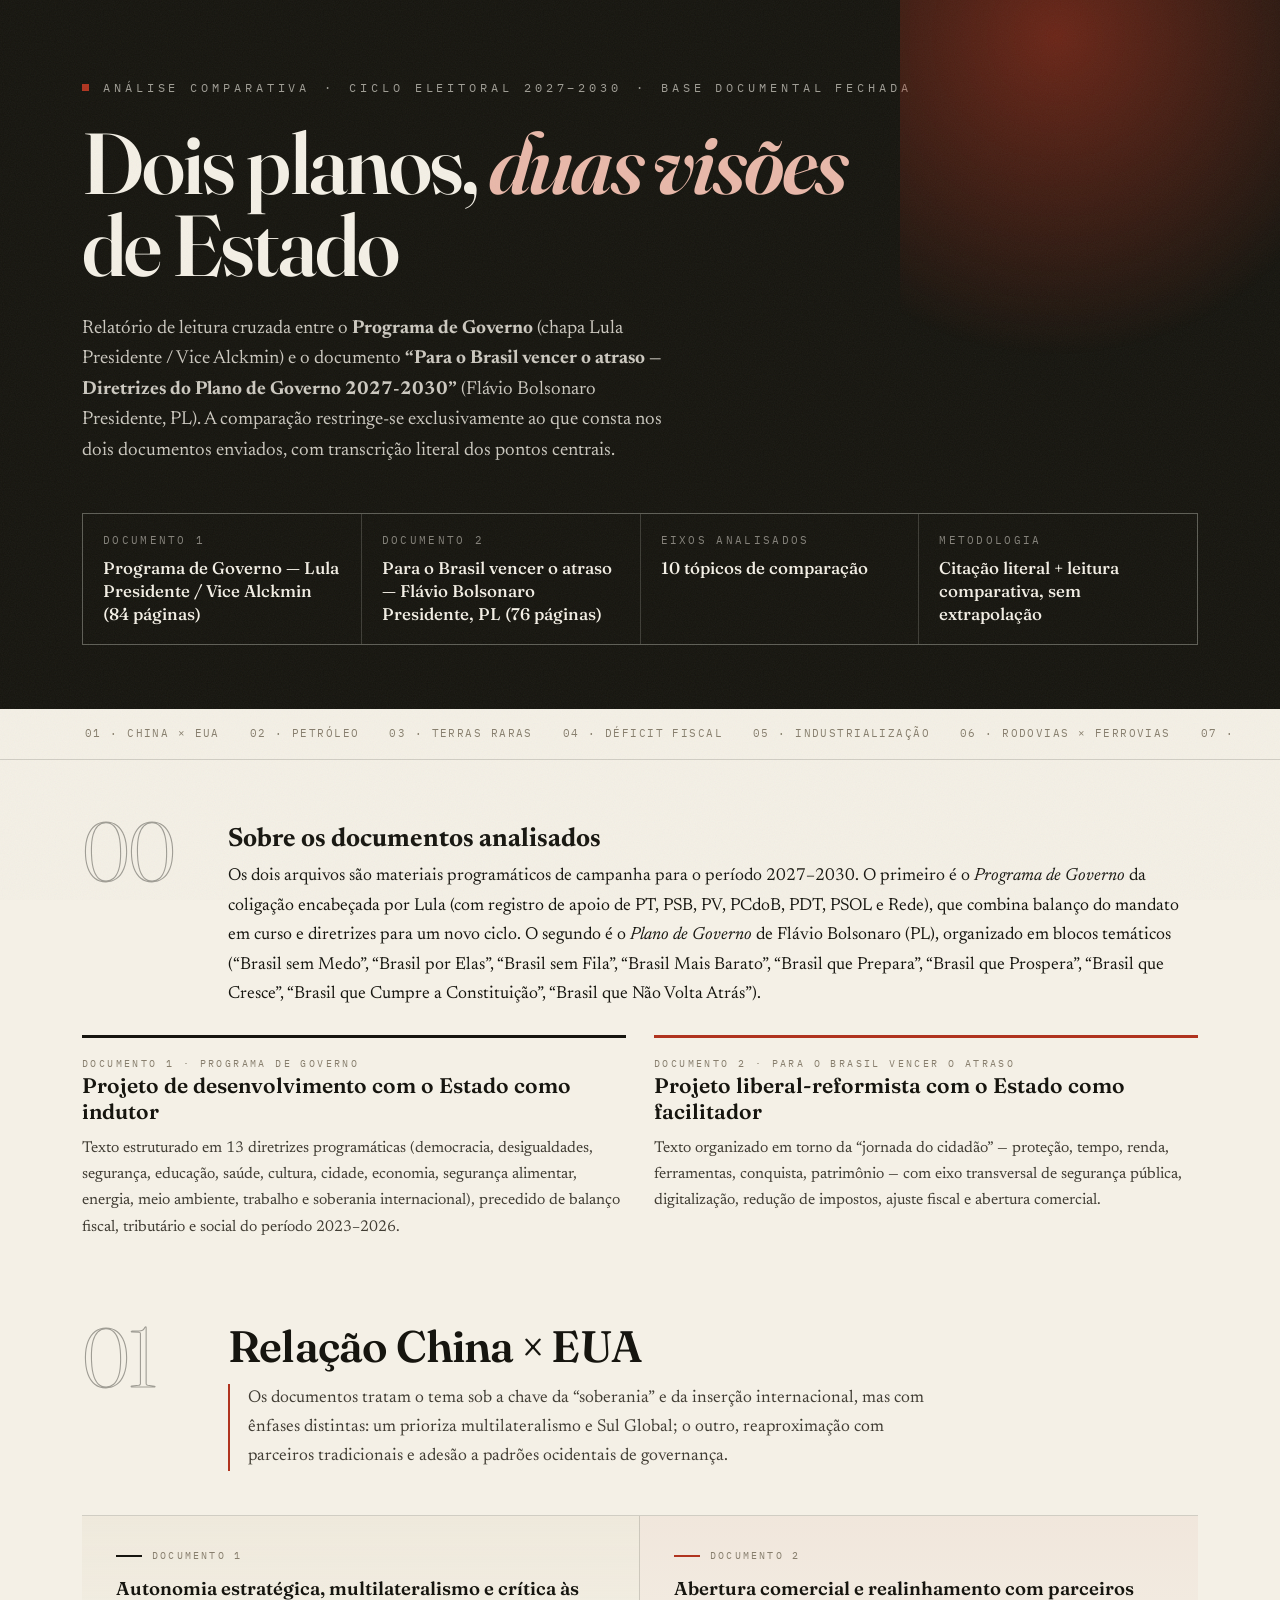
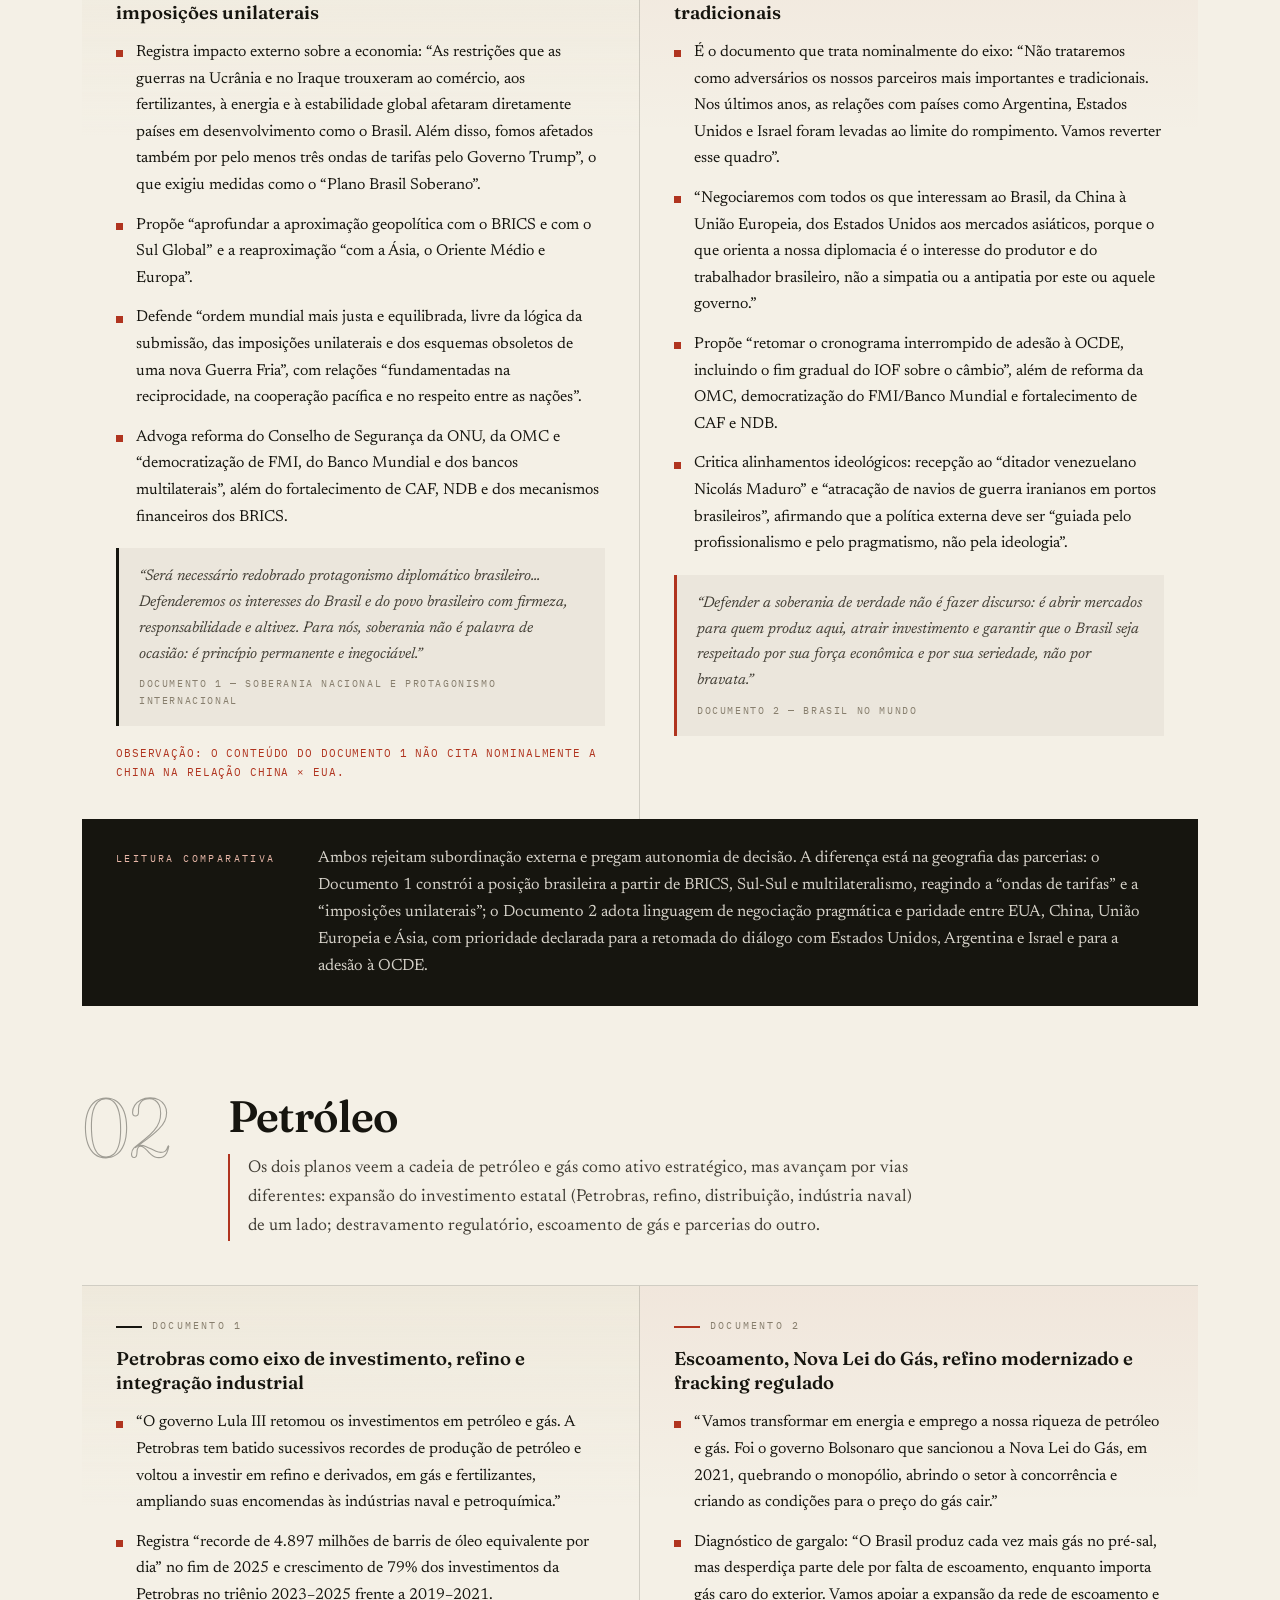
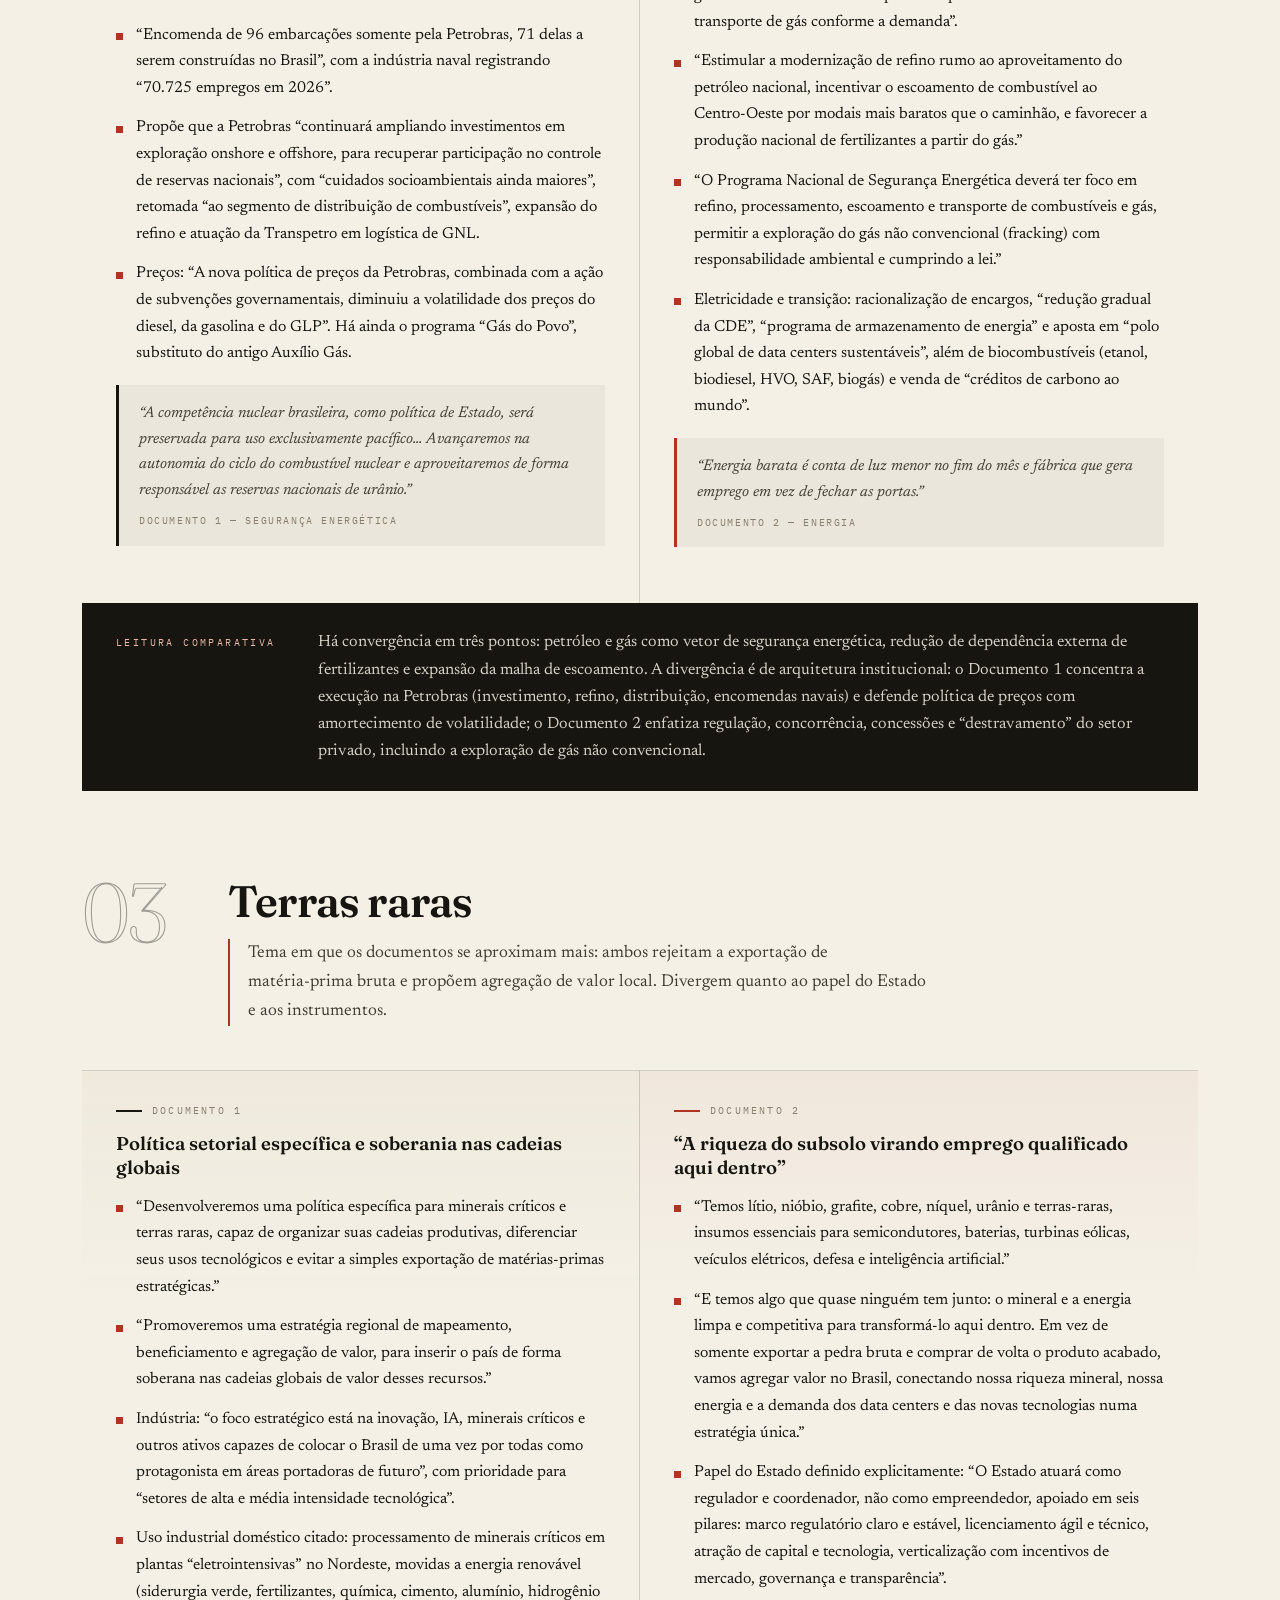
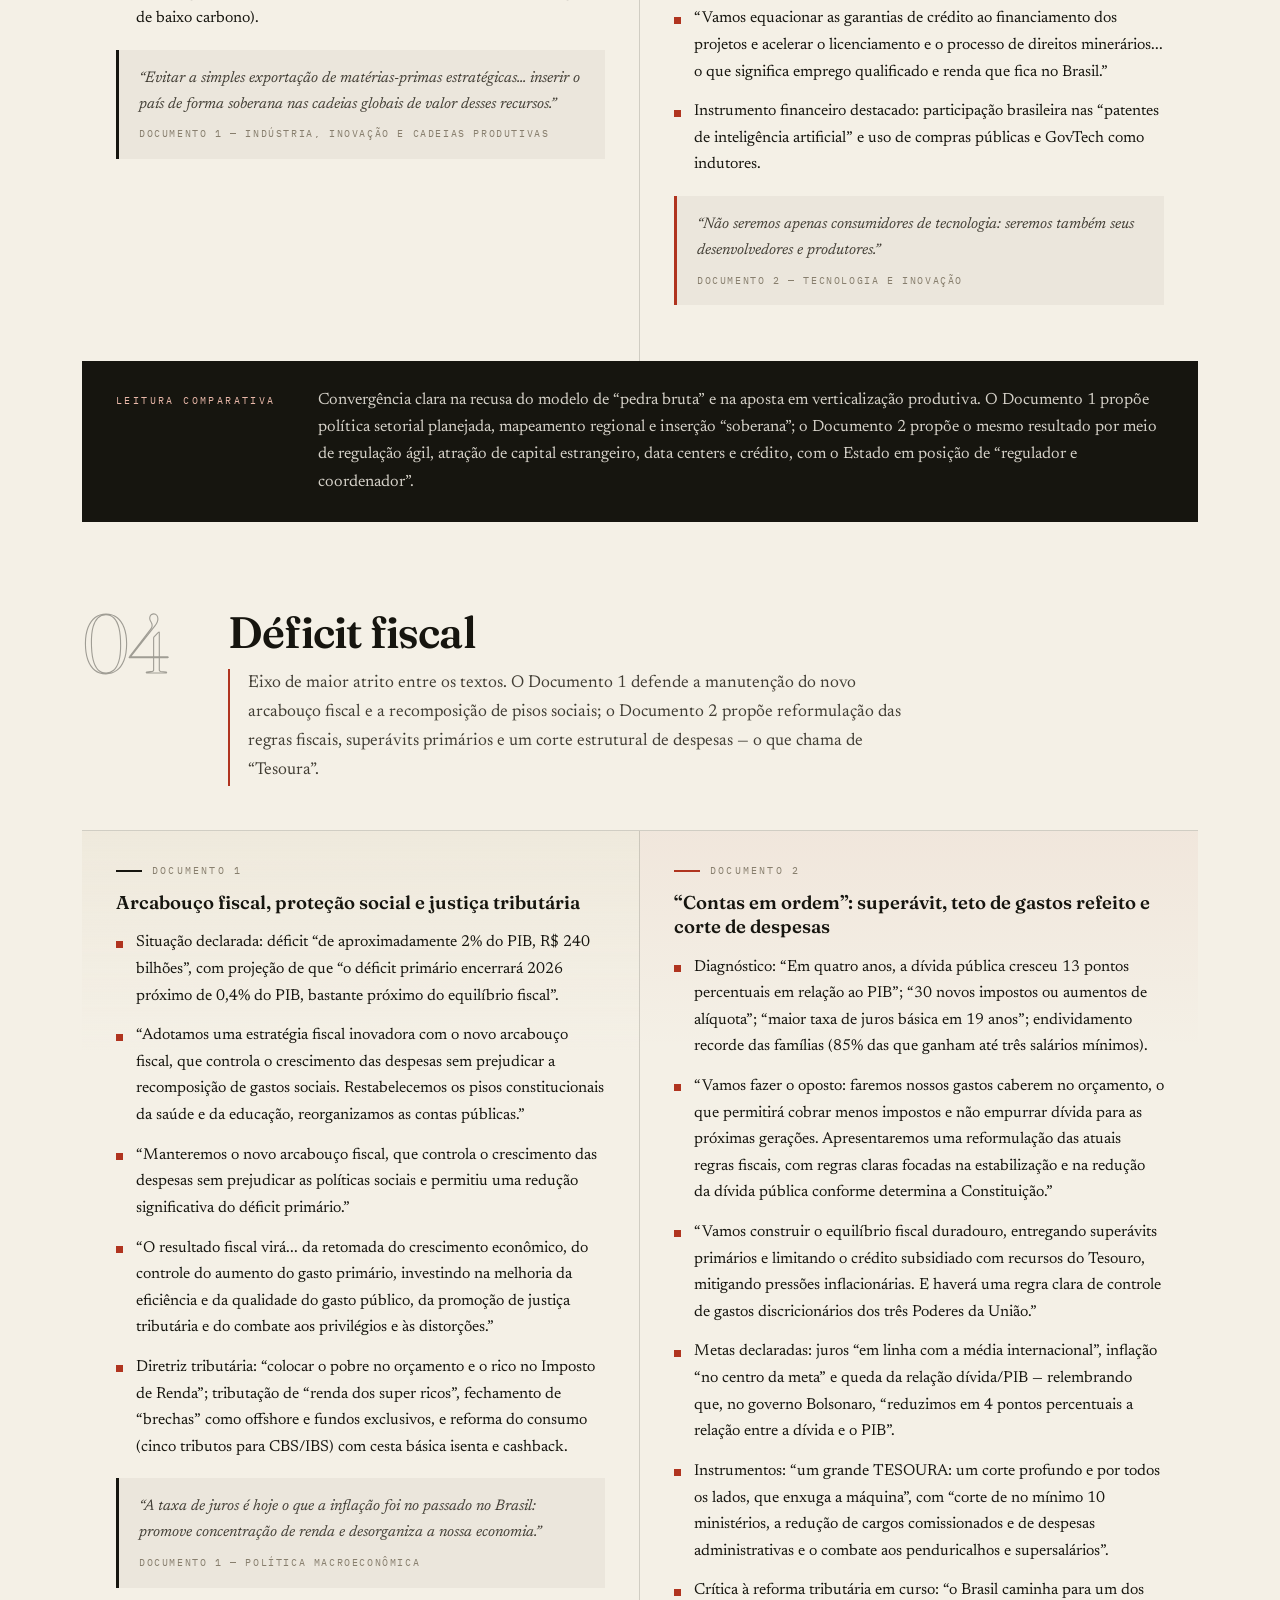
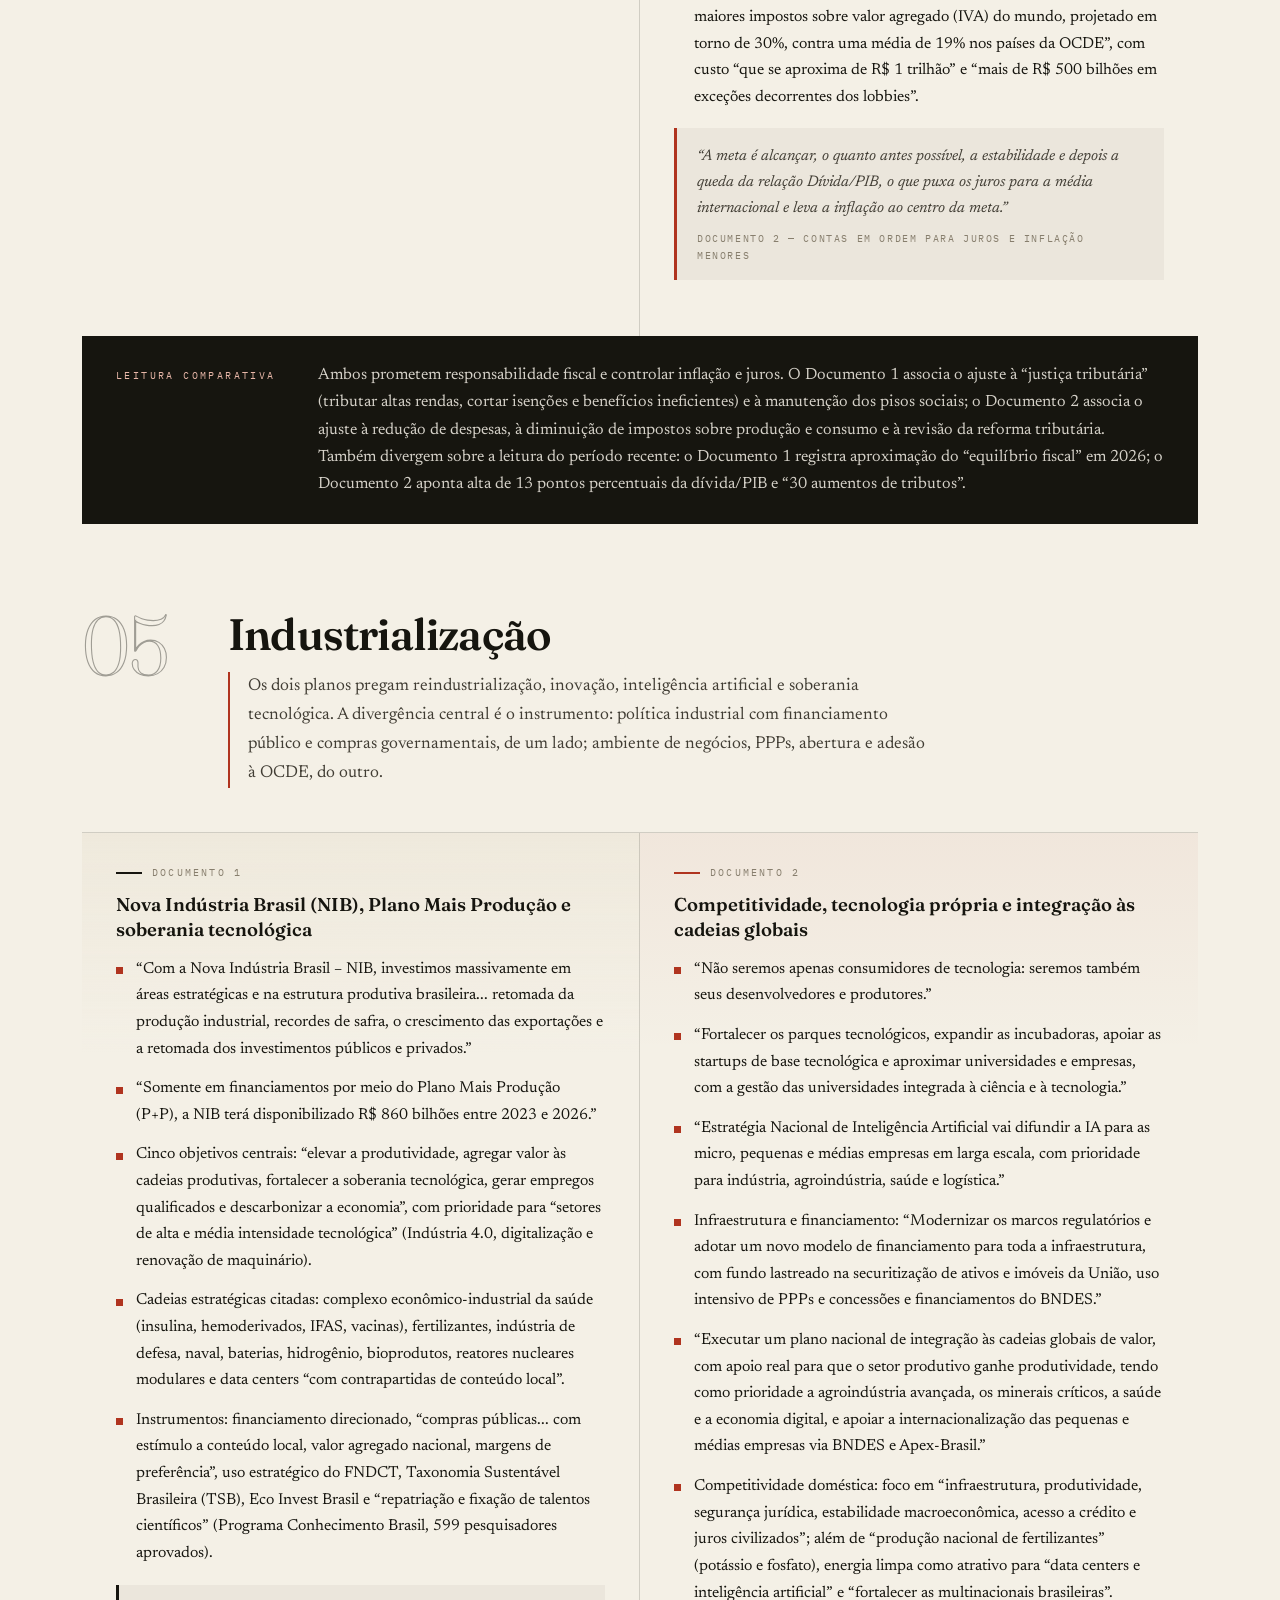
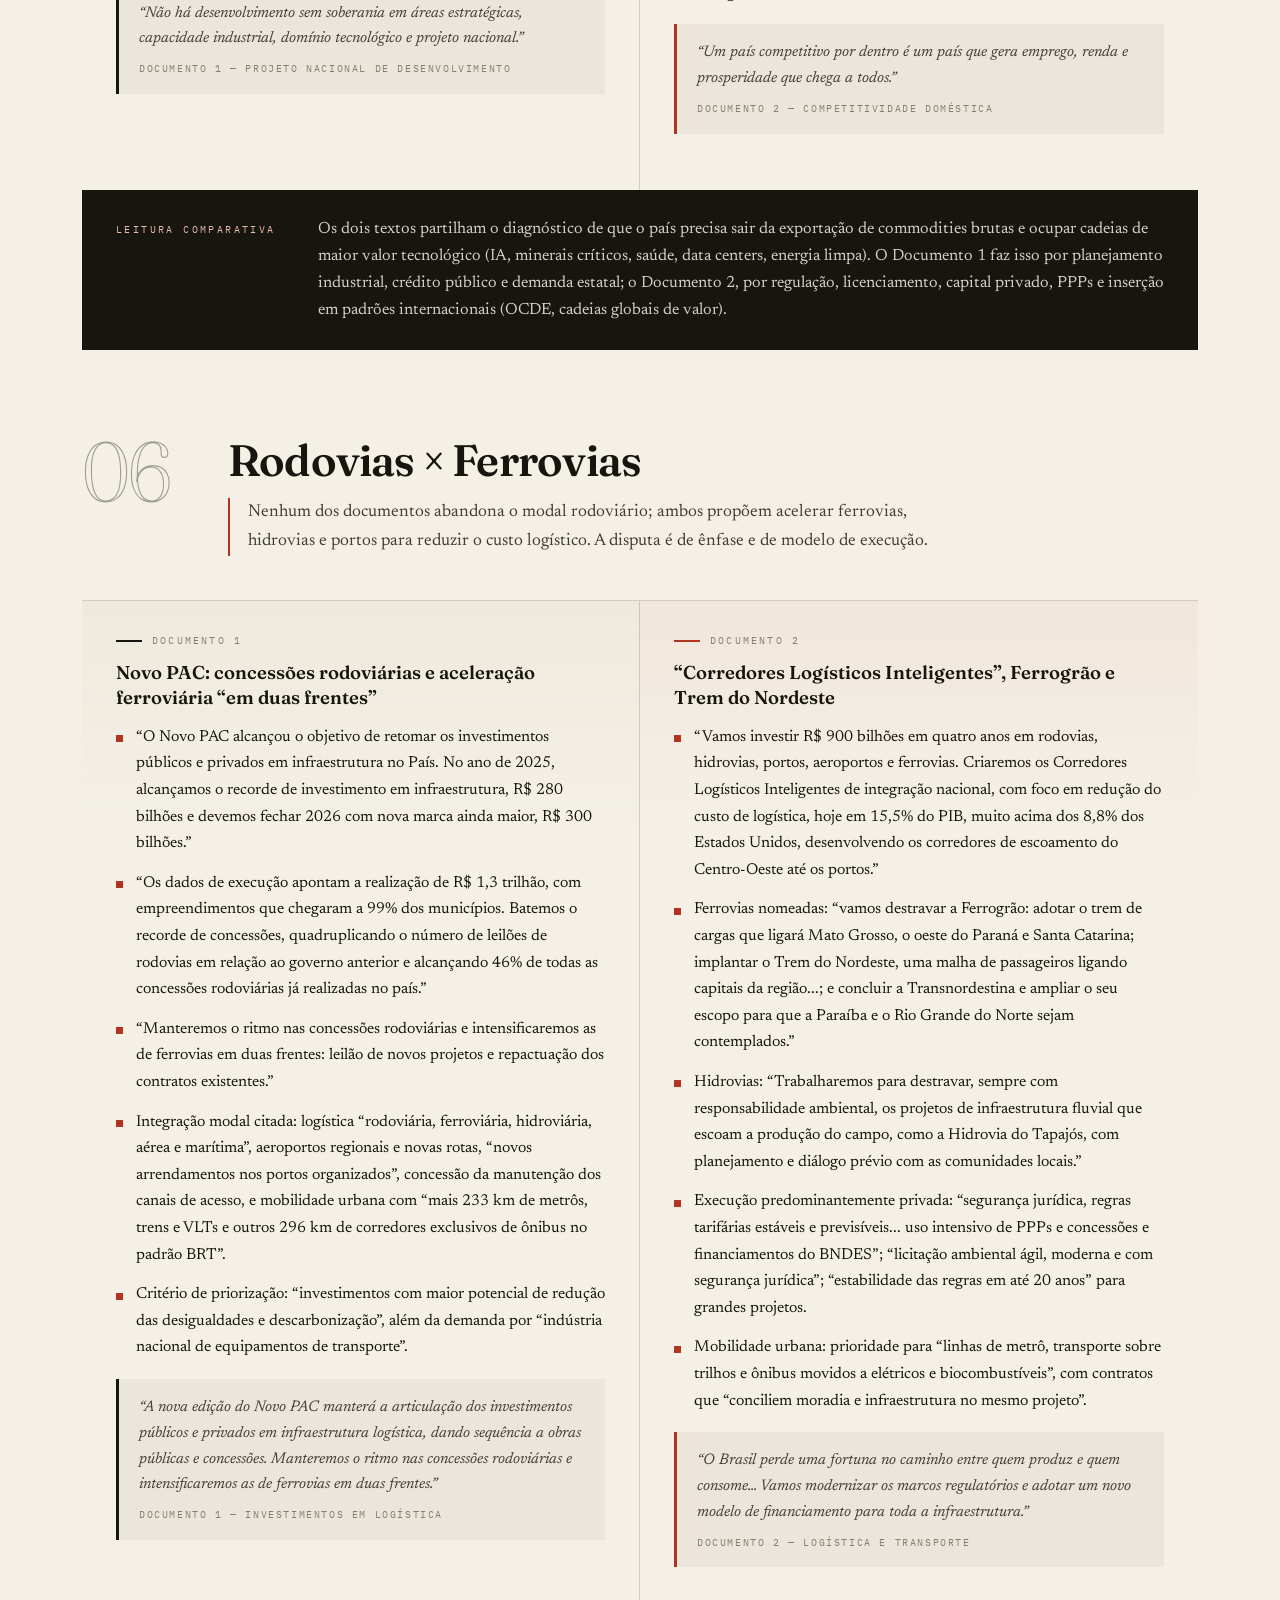
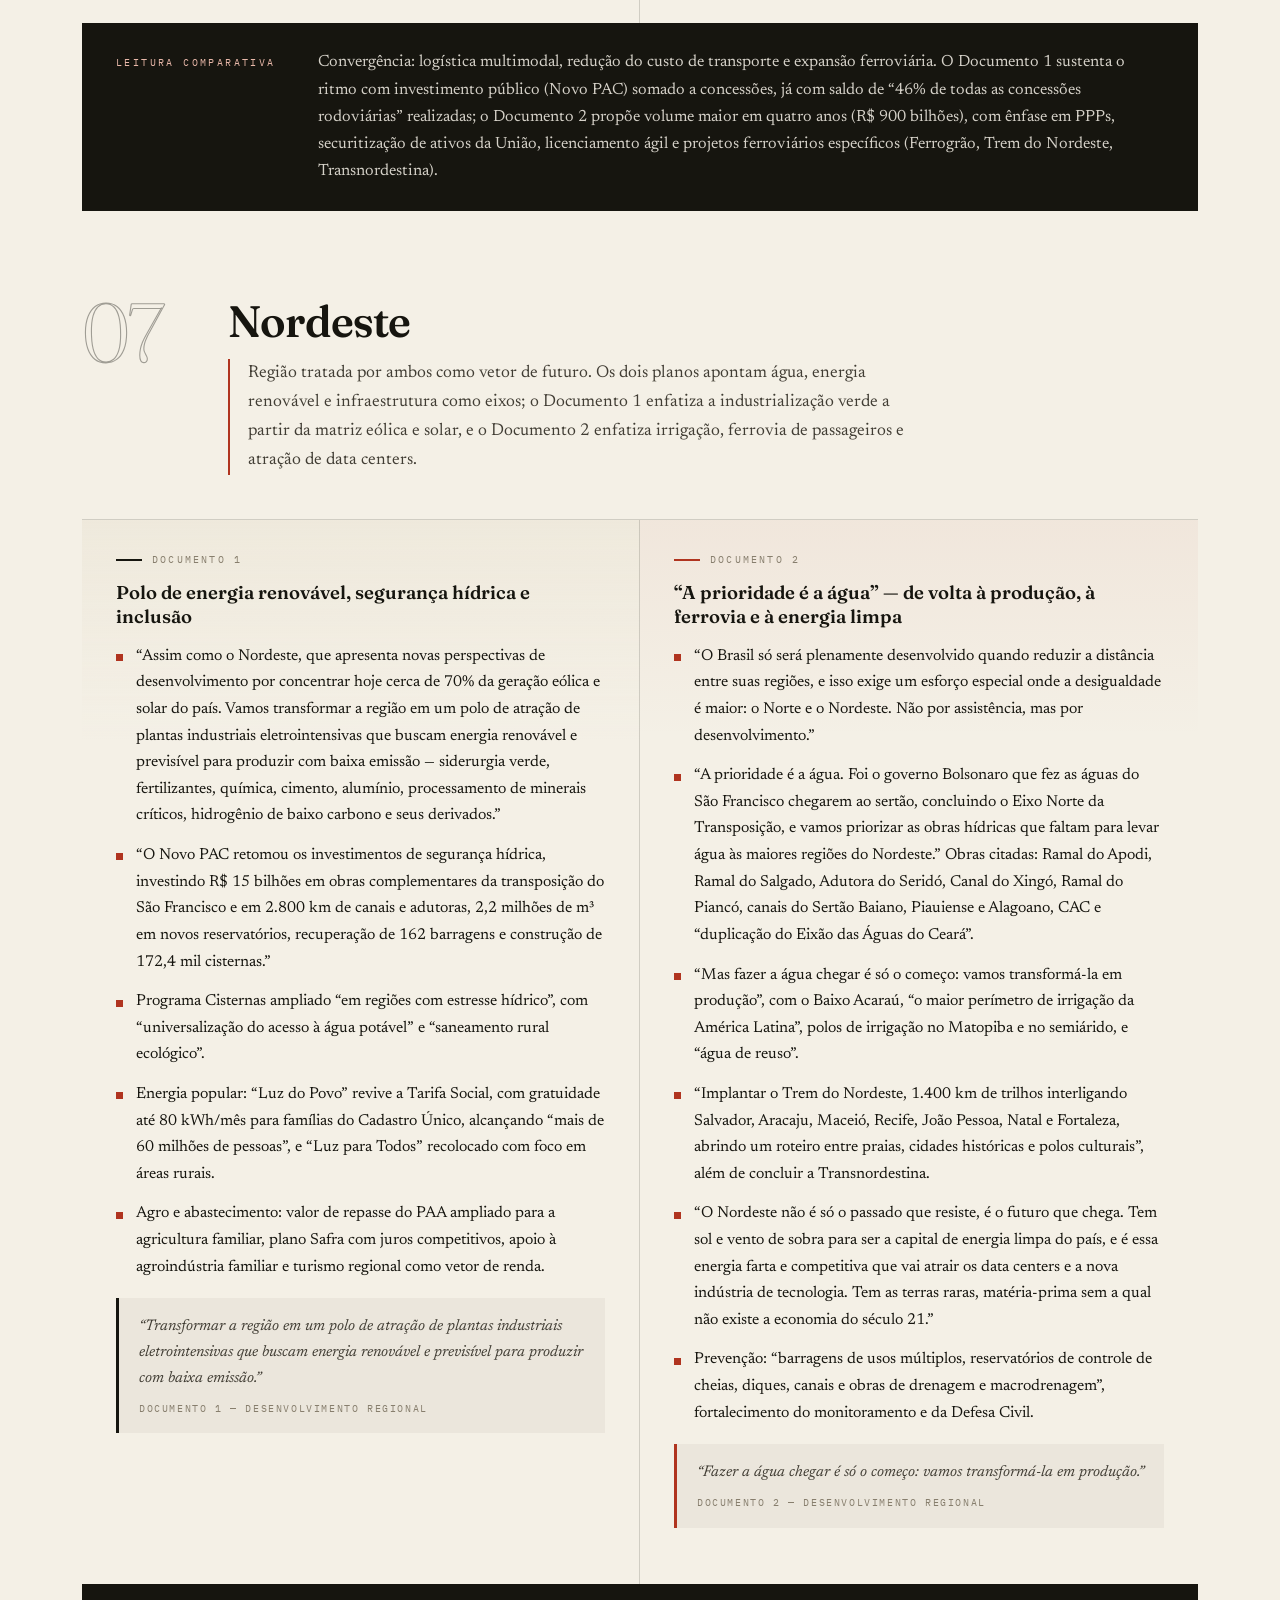
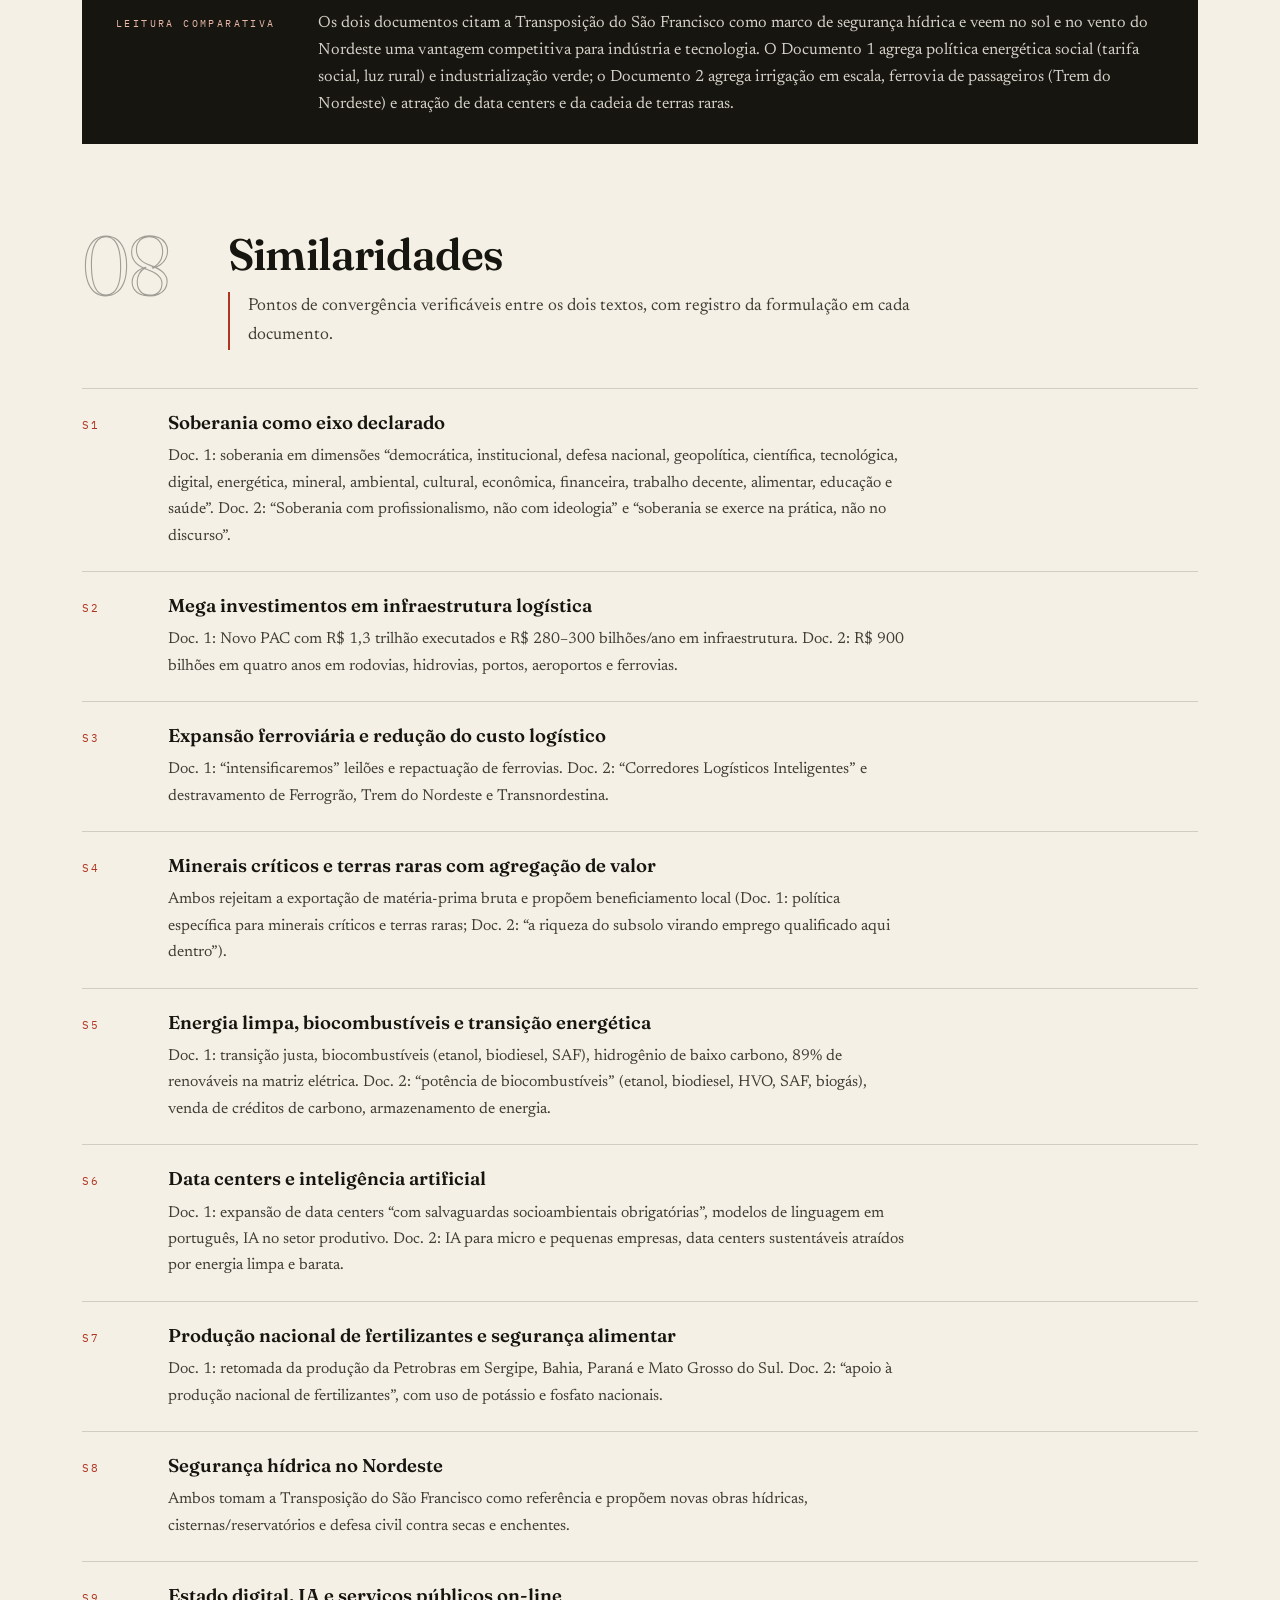
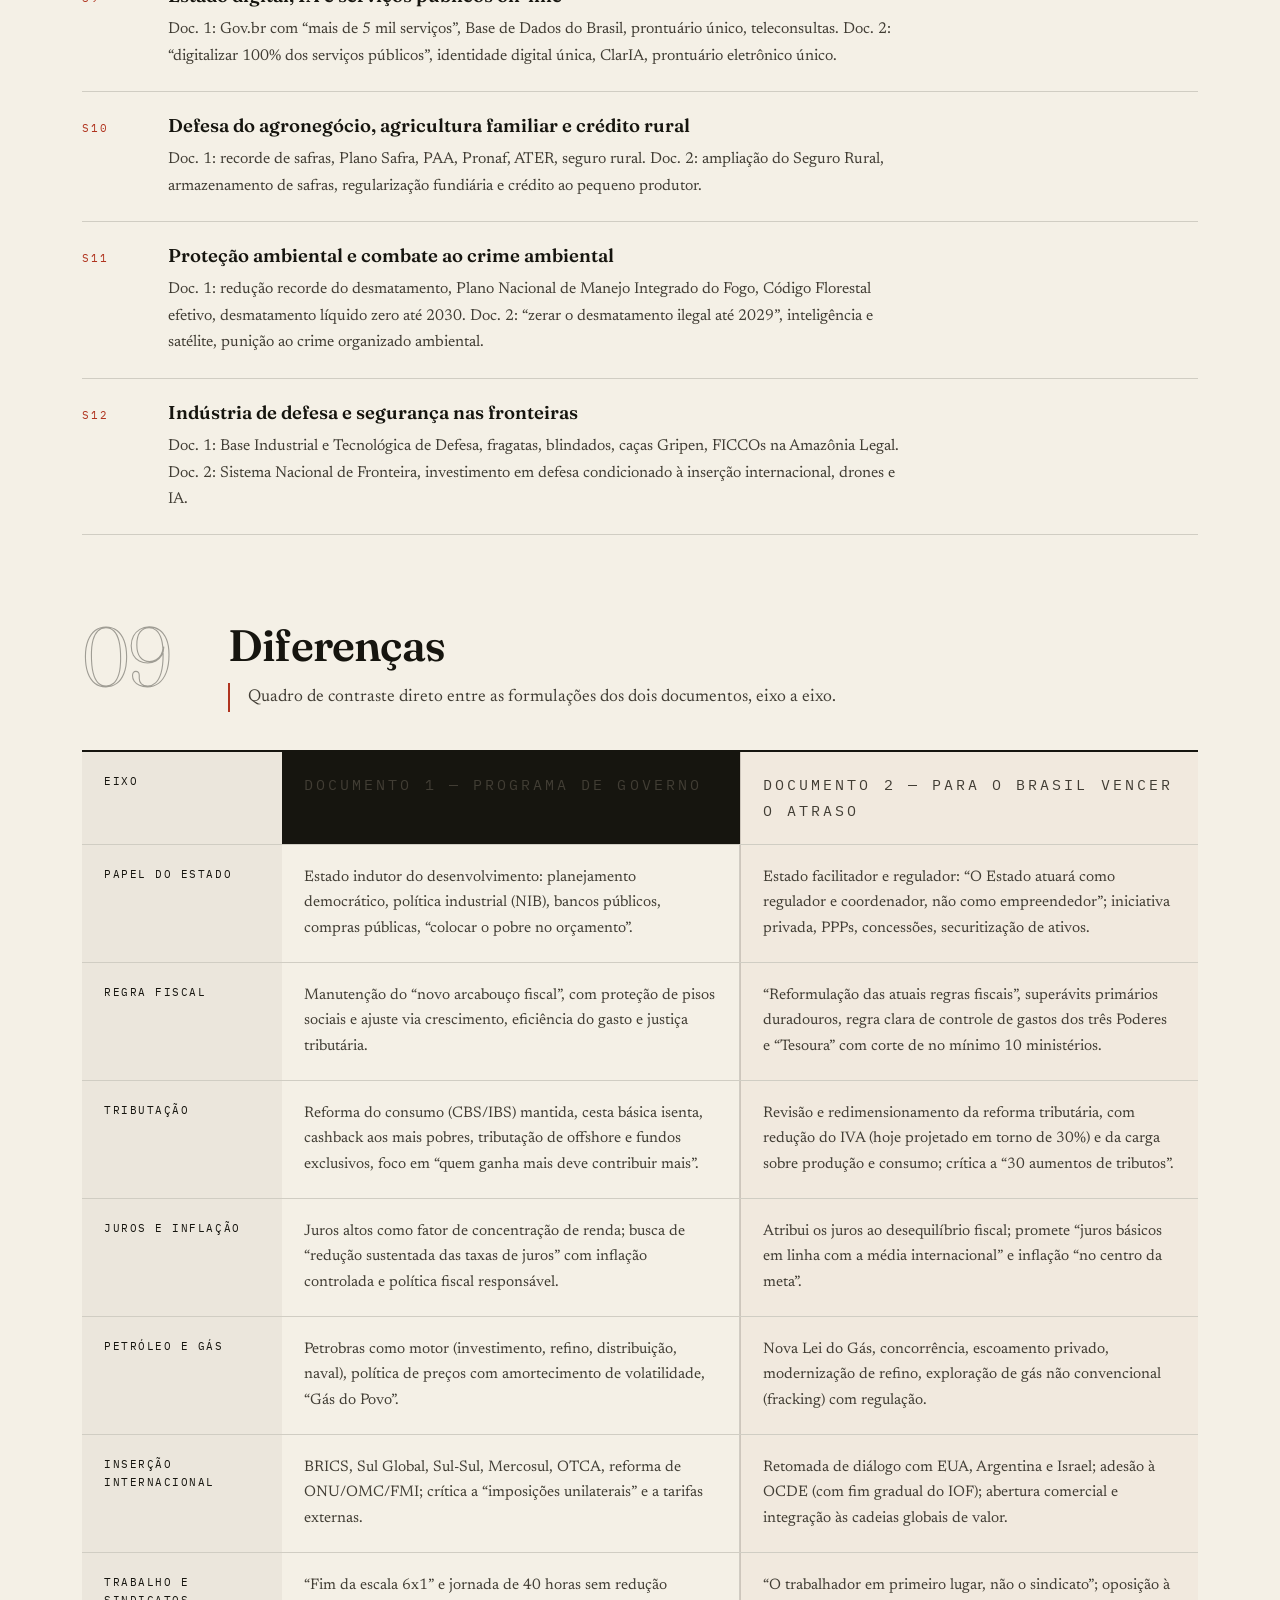
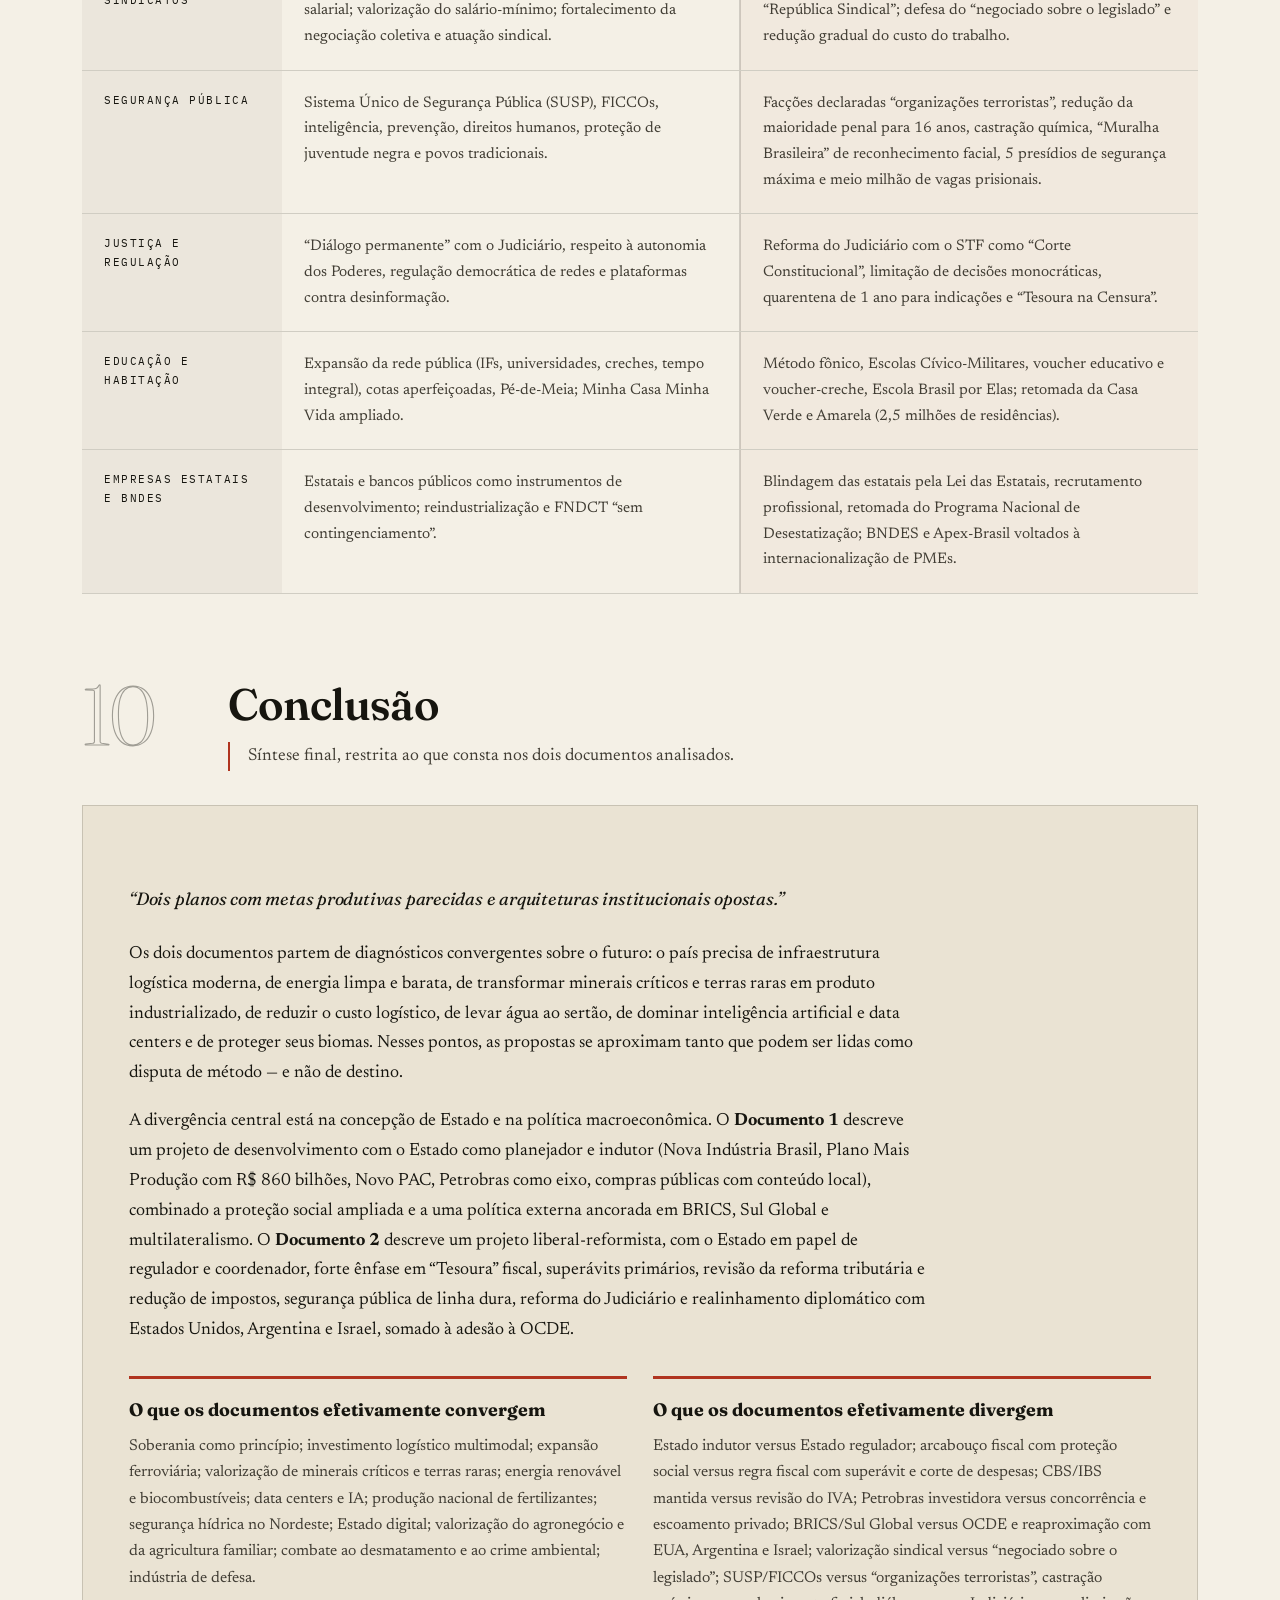
<file: analises/xiaomi-mimo-2.6-pro-high.html>
<!DOCTYPE html>
<html lang="pt-BR">
<head>
<meta charset="UTF-8">
<meta name="viewport" content="width=device-width, initial-scale=1.0">
<title>Relatório Comparativo — Programas de Governo 2027–2030</title>
<link rel="preconnect" href="https://fonts.googleapis.com">
<link rel="preconnect" href="https://fonts.gstatic.com" crossorigin>
<link href="https://fonts.googleapis.com/css2?family=Fraunces:ital,opsz,wght@0,9..144,300..900;1,9..144,300..900&family=Newsreader:ital,opsz,wght@0,6..72,300..700;1,6..72,300..700&family=IBM+Plex+Mono:wght@400;500;600&display=swap" rel="stylesheet">
<style>
  :root{
    --paper:#f4f0e6;
    --paper-2:#eae3d3;
    --ink:#16150f;
    --ink-soft:#413d34;
    --muted:#877e6d;
    --accent:#b0341f;
    --line:rgba(22,21,15,.16);
    --line-strong:rgba(22,21,15,.38);
    --maxw:1180px;
  }
  *{box-sizing:border-box;margin:0;padding:0;}
  html{scroll-behavior:smooth;}
  body{
    background:var(--paper);
    color:var(--ink);
    font-family:"Newsreader",Georgia,serif;
    font-size:17.5px;
    line-height:1.68;
    -webkit-font-smoothing:antialiased;
    overflow-x:hidden;
  }
  body::before{
    content:"";
    position:fixed;inset:0;z-index:9999;pointer-events:none;
    opacity:.055;
    background-image:url("data:image/svg+xml,%3Csvg xmlns='http://www.w3.org/2000/svg' width='220' height='220'%3E%3Cfilter id='n'%3E%3CfeTurbulence type='fractalNoise' baseFrequency='0.85' numOctaves='4' stitchTiles='stitch'/%3E%3C/filter%3E%3Crect width='100%25' height='100%25' filter='url(%23n)'/%3E%3C/svg%3E");
  }
  .wrap{max-width:var(--maxw);margin:0 auto;padding:0 32px;}

  /* ---------- HEADER ---------- */
  header.masthead{
    background:var(--ink);
    color:var(--paper);
    padding:78px 0 64px;
    position:relative;
    overflow:hidden;
  }
  header.masthead::after{
    content:"";
    position:absolute;right:-140px;top:-120px;
    width:520px;height:520px;
    background:radial-gradient(circle at 30% 30%, rgba(176,52,31,.55), transparent 62%);
    pointer-events:none;
  }
  .kicker{
    font-family:"IBM Plex Mono",monospace;
    font-size:11.5px;letter-spacing:.34em;text-transform:uppercase;
    color:rgba(244,240,230,.62);
    display:flex;gap:14px;align-items:center;flex-wrap:wrap;
  }
  .kicker .dot{width:7px;height:7px;background:var(--accent);display:inline-block;}
  h1{
    font-family:"Fraunces",serif;
    font-weight:600;
    font-variation-settings:"SOFT" 0,"WONK" 1,"opsz" 120;
    font-size:clamp(2.7rem,7vw,5.4rem);
    line-height:.94;
    letter-spacing:-.022em;
    margin:26px 0 0;
    max-width:15ch;
  }
  h1 em{font-style:italic;color:#e9b8a9;}
  .deck{
    margin-top:28px;
    max-width:58ch;
    font-size:1.18rem;
    line-height:1.62;
    color:rgba(244,240,230,.82);
  }
  .meta-row{
    margin-top:46px;
    display:grid;
    grid-template-columns:repeat(auto-fit,minmax(210px,1fr));
    gap:1px;
    background:rgba(244,240,230,.18);
    border:1px solid rgba(244,240,230,.18);
  }
  .meta-cell{background:var(--ink);padding:18px 20px;}
  .meta-cell span{
    display:block;
    font-family:"IBM Plex Mono",monospace;
    font-size:10.5px;letter-spacing:.22em;text-transform:uppercase;
    color:rgba(244,240,230,.5);
  }
  .meta-cell strong{
    display:block;margin-top:8px;
    font-family:"Fraunces",serif;font-weight:500;font-size:1.06rem;line-height:1.35;
  }

  /* ---------- NAV ---------- */
  nav.eixos{
    position:sticky;top:0;z-index:100;
    background:rgba(244,240,230,.93);
    backdrop-filter:blur(10px);
    border-bottom:1px solid var(--line);
  }
  nav.eixos ol{
    list-style:none;display:flex;gap:0;overflow-x:auto;
    max-width:var(--maxw);margin:0 auto;padding:0 20px;
    scrollbar-width:thin;
  }
  nav.eixos li{flex:0 0 auto;}
  nav.eixos a{
    display:block;
    padding:15px 15px;
    font-family:"IBM Plex Mono",monospace;
    font-size:11px;letter-spacing:.13em;text-transform:uppercase;
    color:var(--muted);text-decoration:none;
    border-bottom:2px solid transparent;
    transition:color .25s ease,border-color .25s ease,letter-spacing .3s ease;
    white-space:nowrap;
  }
  nav.eixos a:hover{color:var(--accent);border-color:var(--accent);letter-spacing:.19em;}

  /* ---------- SECTIONS ---------- */
  main{padding-bottom:80px;}
  .doc-note{
    padding:58px 0 8px;
  }
  .doc-grid{display:grid;grid-template-columns:1fr 1fr;gap:28px;margin-top:26px;}
  .doc-card{
    border-top:3px solid var(--ink);
    padding-top:18px;
  }
  .doc-card.alt{border-top-color:var(--accent);}
  .doc-card h3{font-family:"Fraunces",serif;font-size:1.32rem;font-weight:600;line-height:1.22;}
  .doc-card p{font-size:.98rem;color:var(--ink-soft);margin-top:10px;}
  .doc-card .tag{
    font-family:"IBM Plex Mono",monospace;font-size:10px;letter-spacing:.24em;
    text-transform:uppercase;color:var(--muted);
  }

  section.topic{padding:76px 0 12px;scroll-margin-top:66px;}
  .topic-head{display:grid;grid-template-columns:120px 1fr;gap:26px;align-items:start;}
  .num{
    font-family:"Fraunces",serif;
    font-size:clamp(3.2rem,7vw,5.2rem);
    line-height:.8;font-weight:300;
    color:transparent;
    -webkit-text-stroke:1.1px var(--line-strong);
    letter-spacing:-.03em;
  }
  .topic h2{
    font-family:"Fraunces",serif;font-weight:600;
    font-size:clamp(1.85rem,3.6vw,2.75rem);
    line-height:1.04;letter-spacing:-.018em;
    max-width:22ch;
  }
  .topic .lede{
    margin-top:14px;max-width:70ch;
    font-size:1.08rem;color:var(--ink-soft);
    border-left:2px solid var(--accent);padding-left:18px;
  }

  .compare{
    display:grid;grid-template-columns:1fr 1fr;gap:0;
    margin-top:44px;
    border-top:1px solid var(--line);
  }
  .panel{padding:32px 34px 38px;}
  .panel:first-child{border-right:1px solid var(--line);background:linear-gradient(180deg,rgba(234,227,211,.5),rgba(234,227,211,0) 220px);}
  .panel:last-child{background:linear-gradient(180deg,rgba(176,52,31,.05),rgba(176,52,31,0) 220px);}
  .panel .p-tag{
    font-family:"IBM Plex Mono",monospace;font-size:10px;letter-spacing:.22em;
    text-transform:uppercase;color:var(--muted);
    display:flex;align-items:center;gap:10px;
  }
  .panel .p-tag::before{content:"";width:26px;height:2px;background:var(--ink);}
  .panel:last-child .p-tag::before{background:var(--accent);}
  .panel h4{
    font-family:"Fraunces",serif;font-size:1.16rem;font-weight:600;
    margin:12px 0 14px;line-height:1.3;
  }
  .panel ul{list-style:none;}
  .panel li{
    position:relative;padding-left:20px;margin-bottom:13px;font-size:.99rem;
  }
  .panel li::before{
    content:"";position:absolute;left:0;top:.72em;
    width:7px;height:7px;background:var(--accent);
  }
  blockquote{
    margin:18px 0;padding:16px 20px;
    background:rgba(22,21,15,.045);
    border-left:3px solid var(--ink);
    font-style:italic;font-size:.96rem;color:var(--ink-soft);
  }
  .panel:last-child blockquote{border-left-color:var(--accent);}
  blockquote cite{
    display:block;margin-top:9px;font-style:normal;
    font-family:"IBM Plex Mono",monospace;font-size:10px;letter-spacing:.16em;
    text-transform:uppercase;color:var(--muted);
  }
  .reading{
    margin:0 0 0;padding:26px 34px;
    background:var(--ink);color:var(--paper);
    display:grid;grid-template-columns:180px 1fr;gap:22px;align-items:baseline;
  }
  .reading .r-label{
    font-family:"IBM Plex Mono",monospace;font-size:10px;letter-spacing:.24em;
    text-transform:uppercase;color:#e9b8a9;
  }
  .reading p{font-size:1.02rem;line-height:1.66;color:rgba(244,240,230,.86);}
  .alert{
    margin-top:16px;font-family:"IBM Plex Mono",monospace;
    font-size:11px;letter-spacing:.08em;color:var(--accent);
    text-transform:uppercase;
  }

  /* ---------- LISTS (similaridades / diferenças) ---------- */
  .idx-list{margin-top:38px;border-top:1px solid var(--line);}
  .idx-item{
    display:grid;grid-template-columns:64px 1fr;gap:22px;
    padding:22px 0;border-bottom:1px solid var(--line);
    transition:background .3s ease,padding-left .3s ease;
  }
  .idx-item:hover{background:rgba(176,52,31,.05);padding-left:12px;}
  .idx-item .idx-n{
    font-family:"IBM Plex Mono",monospace;font-size:11px;letter-spacing:.18em;
    color:var(--accent);padding-top:5px;
  }
  .idx-item h5{font-family:"Fraunces",serif;font-size:1.16rem;font-weight:600;line-height:1.3;}
  .idx-item p{margin-top:8px;font-size:.985rem;color:var(--ink-soft);max-width:82ch;}

  .diff-table{margin-top:38px;border-top:2px solid var(--ink);}
  .diff-row{
    display:grid;grid-template-columns:200px 1fr 1fr;gap:0;
    border-bottom:1px solid var(--line);
  }
  .diff-row > div{padding:20px 22px;}
  .diff-row .axis{
    font-family:"IBM Plex Mono",monospace;font-size:11px;letter-spacing:.14em;
    text-transform:uppercase;color:var(--ink);
    background:rgba(22,21,15,.045);
  }
  .diff-row .a{border-right:1px solid var(--line);font-size:.955rem;color:var(--ink-soft);}
  .diff-row .b{border-left:1px solid var(--line);font-size:.955rem;color:var(--ink-soft);background:rgba(176,52,31,.04);}
  .diff-head{
    background:var(--ink);color:var(--paper);
    font-family:"IBM Plex Mono",monospace;font-size:10.5px;letter-spacing:.2em;text-transform:uppercase;
  }
  .diff-head > div{padding:16px 22px;border:0;background:var(--ink);}

  /* ---------- CONCLUSÃO ---------- */
  .conclusion{
    margin-top:34px;
    background:var(--paper-2);
    padding:52px 46px;
    border:1px solid var(--line);
  }
  .conclusion p{font-size:1.11rem;max-width:80ch;}
  .conclusion p + p{margin-top:18px;}
  .pull{
    font-family:"Fraunces",serif;font-style:italic;font-size:clamp(1.5rem,3vw,2.15rem);
    line-height:1.24;letter-spacing:-.012em;margin:30px 0;
    max-width:24ch;
  }
  .final-grid{display:grid;grid-template-columns:1fr 1fr;gap:26px;margin-top:30px;}
  .final-card{border-top:3px solid var(--accent);padding-top:16px;}
  .final-card h4{font-family:"Fraunces",serif;font-size:1.12rem;margin-bottom:8px;}
  .final-card p{font-size:.98rem;color:var(--ink-soft);}

  footer{
    border-top:1px solid var(--line);
    margin-top:70px;padding:36px 0 60px;
  }
  footer p{
    font-family:"IBM Plex Mono",monospace;font-size:11px;letter-spacing:.12em;
    text-transform:uppercase;color:var(--muted);line-height:2;
    max-width:96ch;
  }

  /* ---------- MOTION ---------- */
  .reveal{opacity:0;transform:translateY(22px);animation:fadeUp .75s cubic-bezier(.16,.84,.44,1) forwards;}
  .reveal:nth-child(2){animation-delay:.09s;}
  .reveal:nth-child(3){animation-delay:.18s;}
  .reveal:nth-child(4){animation-delay:.27s;}
  @keyframes fadeUp{to{opacity:1;transform:translateY(0);}}
  @media (prefers-reduced-motion:reduce){
    .reveal{animation:none;opacity:1;transform:none;}
    html{scroll-behavior:auto;}
  }

  /* ---------- RESPONSIVE ---------- */
  @media (max-width:900px){
    .compare{grid-template-columns:1fr;}
    .panel:first-child{border-right:0;border-bottom:1px solid var(--line);}
    .reading{grid-template-columns:1fr;}
    .doc-grid{grid-template-columns:1fr;}
    .topic-head{grid-template-columns:1fr;gap:10px;}
    .num{font-size:2.6rem;}
    .diff-row{grid-template-columns:1fr;}
    .diff-row .a{border-right:0;}
    .diff-row .b{border-left:0;}
    .final-grid{grid-template-columns:1fr;}
    .conclusion{padding:34px 24px;}
    .wrap{padding:0 20px;}
  }
</style>
</head>
<body>

<header class="masthead">
  <div class="wrap">
    <div class="kicker reveal"><span class="dot"></span><span>Análise comparativa</span><span>·</span><span>Ciclo eleitoral 2027–2030</span><span>·</span><span>Base documental fechada</span></div>
    <h1 class="reveal">Dois planos, <em>duas visões</em> de Estado</h1>
    <p class="deck reveal">Relatório de leitura cruzada entre o <strong>Programa de Governo</strong> (chapa Lula Presidente / Vice Alckmin) e o documento <strong>“Para o Brasil vencer o atraso — Diretrizes do Plano de Governo 2027‑2030”</strong> (Flávio Bolsonaro Presidente, PL). A comparação restringe‑se exclusivamente ao que consta nos dois documentos enviados, com transcrição literal dos pontos centrais.</p>
    <div class="meta-row reveal">
      <div class="meta-cell"><span>Documento 1</span><strong>Programa de Governo — Lula Presidente / Vice Alckmin (84 páginas)</strong></div>
      <div class="meta-cell"><span>Documento 2</span><strong>Para o Brasil vencer o atraso — Flávio Bolsonaro Presidente, PL (76 páginas)</strong></div>
      <div class="meta-cell"><span>Eixos analisados</span><strong>10 tópicos de comparação</strong></div>
      <div class="meta-cell"><span>Metodologia</span><strong>Citação literal + leitura comparativa, sem extrapolação</strong></div>
    </div>
  </div>
</header>

<nav class="eixos" aria-label="Índice de eixos">
  <ol>
    <li><a href="#t1">01 · China × EUA</a></li>
    <li><a href="#t2">02 · Petróleo</a></li>
    <li><a href="#t3">03 · Terras raras</a></li>
    <li><a href="#t4">04 · Déficit fiscal</a></li>
    <li><a href="#t5">05 · Industrialização</a></li>
    <li><a href="#t6">06 · Rodovias × Ferrovias</a></li>
    <li><a href="#t7">07 · Nordeste</a></li>
    <li><a href="#t8">08 · Similaridades</a></li>
    <li><a href="#t9">09 · Diferenças</a></li>
    <li><a href="#t10">10 · Conclusão</a></li>
  </ol>
</nav>

<main>
  <div class="wrap">

    <section class="doc-note">
      <div class="topic-head">
        <span class="num">00</span>
        <div>
          <h2>Sobre os documentos analisados</h2>
          <p class="lede">Os dois arquivos são materiais programáticos de campanha para o período 2027–2030. O primeiro é o <em>Programa de Governo</em> da coligação encabeçada por Lula (com registro de apoio de PT, PSB, PV, PCdoB, PDT, PSOL e Rede), que combina balanço do mandato em curso e diretrizes para um novo ciclo. O segundo é o <em>Plano de Governo</em> de Flávio Bolsonaro (PL), organizado em blocos temáticos (“Brasil sem Medo”, “Brasil por Elas”, “Brasil sem Fila”, “Brasil Mais Barato”, “Brasil que Prepara”, “Brasil que Prospera”, “Brasil que Cresce”, “Brasil que Cumpre a Constituição”, “Brasil que Não Volta Atrás”).</p>
        </div>
      </div>
      <div class="doc-grid">
        <article class="doc-card reveal">
          <div class="tag">Documento 1 · Programa de Governo</div>
          <h3>Projeto de desenvolvimento com o Estado como indutor</h3>
          <p>Texto estruturado em 13 diretrizes programáticas (democracia, desigualdades, segurança, educação, saúde, cultura, cidade, economia, segurança alimentar, energia, meio ambiente, trabalho e soberania internacional), precedido de balanço fiscal, tributário e social do período 2023–2026.</p>
        </article>
        <article class="doc-card alt reveal">
          <div class="tag">Documento 2 · Para o Brasil vencer o atraso</div>
          <h3>Projeto liberal‑reformista com o Estado como facilitador</h3>
          <p>Texto organizado em torno da “jornada do cidadão” — proteção, tempo, renda, ferramentas, conquista, patrimônio — com eixo transversal de segurança pública, digitalização, redução de impostos, ajuste fiscal e abertura comercial.</p>
        </article>
      </div>
    </section>

    <!-- 01 -->
    <section class="topic" id="t1">
      <div class="topic-head">
        <span class="num">01</span>
        <div>
          <h2>Relação China × EUA</h2>
          <p class="lede">Os documentos tratam o tema sob a chave da “soberania” e da inserção internacional, mas com ênfases distintas: um prioriza multilateralismo e Sul Global; o outro, reaproximação com parceiros tradicionais e adesão a padrões ocidentais de governança.</p>
        </div>
      </div>
      <div class="compare">
        <article class="panel">
          <div class="p-tag">Documento 1</div>
          <h4>Autonomia estratégica, multilateralismo e crítica às imposições unilaterais</h4>
          <ul>
            <li>Registra impacto externo sobre a economia: “As restrições que as guerras na Ucrânia e no Iraque trouxeram ao comércio, aos fertilizantes, à energia e à estabilidade global afetaram diretamente países em desenvolvimento como o Brasil. Além disso, fomos afetados também por pelo menos três ondas de tarifas pelo Governo Trump”, o que exigiu medidas como o “Plano Brasil Soberano”.</li>
            <li>Propõe “aprofundar a aproximação geopolítica com o BRICS e com o Sul Global” e a reaproximação “com a Ásia, o Oriente Médio e Europa”.</li>
            <li>Defende “ordem mundial mais justa e equilibrada, livre da lógica da submissão, das imposições unilaterais e dos esquemas obsoletos de uma nova Guerra Fria”, com relações “fundamentadas na reciprocidade, na cooperação pacífica e no respeito entre as nações”.</li>
            <li>Advoga reforma do Conselho de Segurança da ONU, da OMC e “democratização de FMI, do Banco Mundial e dos bancos multilaterais”, além do fortalecimento de CAF, NDB e dos mecanismos financeiros dos BRICS.</li>
          </ul>
          <blockquote>
            “Será necessário redobrado protagonismo diplomático brasileiro... Defenderemos os interesses do Brasil e do povo brasileiro com firmeza, responsabilidade e altivez. Para nós, soberania não é palavra de ocasião: é princípio permanente e inegociável.”
            <cite>Documento 1 — Soberania nacional e protagonismo internacional</cite>
          </blockquote>
          <p class="alert">Observação: o conteúdo do Documento 1 não cita nominalmente a China na relação China × EUA.</p>
        </article>
        <article class="panel">
          <div class="p-tag">Documento 2</div>
          <h4>Abertura comercial e realinhamento com parceiros tradicionais</h4>
          <ul>
            <li>É o documento que trata nominalmente do eixo: “Não trataremos como adversários os nossos parceiros mais importantes e tradicionais. Nos últimos anos, as relações com países como Argentina, Estados Unidos e Israel foram levadas ao limite do rompimento. Vamos reverter esse quadro”.</li>
            <li>“Negociaremos com todos os que interessam ao Brasil, da China à União Europeia, dos Estados Unidos aos mercados asiáticos, porque o que orienta a nossa diplomacia é o interesse do produtor e do trabalhador brasileiro, não a simpatia ou a antipatia por este ou aquele governo.”</li>
            <li>Propõe “retomar o cronograma interrompido de adesão à OCDE, incluindo o fim gradual do IOF sobre o câmbio”, além de reforma da OMC, democratização do FMI/Banco Mundial e fortalecimento de CAF e NDB.</li>
            <li>Critica alinhamentos ideológicos: recepção ao “ditador venezuelano Nicolás Maduro” e “atracação de navios de guerra iranianos em portos brasileiros”, afirmando que a política externa deve ser “guiada pelo profissionalismo e pelo pragmatismo, não pela ideologia”.</li>
          </ul>
          <blockquote>
            “Defender a soberania de verdade não é fazer discurso: é abrir mercados para quem produz aqui, atrair investimento e garantir que o Brasil seja respeitado por sua força econômica e por sua seriedade, não por bravata.”
            <cite>Documento 2 — Brasil no mundo</cite>
          </blockquote>
        </article>
      </div>
      <aside class="reading">
        <div class="r-label">Leitura comparativa</div>
        <p>Ambos rejeitam subordinação externa e pregam autonomia de decisão. A diferença está na geografia das parcerias: o Documento 1 constrói a posição brasileira a partir de BRICS, Sul‑Sul e multilateralismo, reagindo a “ondas de tarifas” e a “imposições unilaterais”; o Documento 2 adota linguagem de negociação pragmática e paridade entre EUA, China, União Europeia e Ásia, com prioridade declarada para a retomada do diálogo com Estados Unidos, Argentina e Israel e para a adesão à OCDE.</p>
      </aside>
    </section>

    <!-- 02 -->
    <section class="topic" id="t2">
      <div class="topic-head">
        <span class="num">02</span>
        <div>
          <h2>Petróleo</h2>
          <p class="lede">Os dois planos veem a cadeia de petróleo e gás como ativo estratégico, mas avançam por vias diferentes: expansão do investimento estatal (Petrobras, refino, distribuição, indústria naval) de um lado; destravamento regulatório, escoamento de gás e parcerias do outro.</p>
        </div>
      </div>
      <div class="compare">
        <article class="panel">
          <div class="p-tag">Documento 1</div>
          <h4>Petrobras como eixo de investimento, refino e integração industrial</h4>
          <ul>
            <li>“O governo Lula III retomou os investimentos em petróleo e gás. A Petrobras tem batido sucessivos recordes de produção de petróleo e voltou a investir em refino e derivados, em gás e fertilizantes, ampliando suas encomendas às indústrias naval e petroquímica.”</li>
            <li>Registra “recorde de 4.897 milhões de barris de óleo equivalente por dia” no fim de 2025 e crescimento de 79% dos investimentos da Petrobras no triênio 2023–2025 frente a 2019–2021.</li>
            <li>“Encomenda de 96 embarcações somente pela Petrobras, 71 delas a serem construídas no Brasil”, com a indústria naval registrando “70.725 empregos em 2026”.</li>
            <li>Propõe que a Petrobras “continuará ampliando investimentos em exploração onshore e offshore, para recuperar participação no controle de reservas nacionais”, com “cuidados socioambientais ainda maiores”, retomada “ao segmento de distribuição de combustíveis”, expansão do refino e atuação da Transpetro em logística de GNL.</li>
            <li>Preços: “A nova política de preços da Petrobras, combinada com a ação de subvenções governamentais, diminuiu a volatilidade dos preços do diesel, da gasolina e do GLP”. Há ainda o programa “Gás do Povo”, substituto do antigo Auxílio Gás.</li>
          </ul>
          <blockquote>
            “A competência nuclear brasileira, como política de Estado, será preservada para uso exclusivamente pacífico... Avançaremos na autonomia do ciclo do combustível nuclear e aproveitaremos de forma responsável as reservas nacionais de urânio.”
            <cite>Documento 1 — Segurança energética</cite>
          </blockquote>
        </article>
        <article class="panel">
          <div class="p-tag">Documento 2</div>
          <h4>Escoamento, Nova Lei do Gás, refino modernizado e fracking regulado</h4>
          <ul>
            <li>“Vamos transformar em energia e emprego a nossa riqueza de petróleo e gás. Foi o governo Bolsonaro que sancionou a Nova Lei do Gás, em 2021, quebrando o monopólio, abrindo o setor à concorrência e criando as condições para o preço do gás cair.”</li>
            <li>Diagnóstico de gargalo: “O Brasil produz cada vez mais gás no pré‑sal, mas desperdiça parte dele por falta de escoamento, enquanto importa gás caro do exterior. Vamos apoiar a expansão da rede de escoamento e transporte de gás conforme a demanda”.</li>
            <li>“Estimular a modernização de refino rumo ao aproveitamento do petróleo nacional, incentivar o escoamento de combustível ao Centro‑Oeste por modais mais baratos que o caminhão, e favorecer a produção nacional de fertilizantes a partir do gás.”</li>
            <li>“O Programa Nacional de Segurança Energética deverá ter foco em refino, processamento, escoamento e transporte de combustíveis e gás, permitir a exploração do gás não convencional (fracking) com responsabilidade ambiental e cumprindo a lei.”</li>
            <li>Eletricidade e transição: racionalização de encargos, “redução gradual da CDE”, “programa de armazenamento de energia” e aposta em “polo global de data centers sustentáveis”, além de biocombustíveis (etanol, biodiesel, HVO, SAF, biogás) e venda de “créditos de carbono ao mundo”.</li>
          </ul>
          <blockquote>
            “Energia barata é conta de luz menor no fim do mês e fábrica que gera emprego em vez de fechar as portas.”
            <cite>Documento 2 — Energia</cite>
          </blockquote>
        </article>
      </div>
      <aside class="reading">
        <div class="r-label">Leitura comparativa</div>
        <p>Há convergência em três pontos: petróleo e gás como vetor de segurança energética, redução de dependência externa de fertilizantes e expansão da malha de escoamento. A divergência é de arquitetura institucional: o Documento 1 concentra a execução na Petrobras (investimento, refino, distribuição, encomendas navais) e defende política de preços com amortecimento de volatilidade; o Documento 2 enfatiza regulação, concorrência, concessões e “destravamento” do setor privado, incluindo a exploração de gás não convencional.</p>
      </aside>
    </section>

    <!-- 03 -->
    <section class="topic" id="t3">
      <div class="topic-head">
        <span class="num">03</span>
        <div>
          <h2>Terras raras</h2>
          <p class="lede">Tema em que os documentos se aproximam mais: ambos rejeitam a exportação de matéria‑prima bruta e propõem agregação de valor local. Divergem quanto ao papel do Estado e aos instrumentos.</p>
        </div>
      </div>
      <div class="compare">
        <article class="panel">
          <div class="p-tag">Documento 1</div>
          <h4>Política setorial específica e soberania nas cadeias globais</h4>
          <ul>
            <li>“Desenvolveremos uma política específica para minerais críticos e terras raras, capaz de organizar suas cadeias produtivas, diferenciar seus usos tecnológicos e evitar a simples exportação de matérias‑primas estratégicas.”</li>
            <li>“Promoveremos uma estratégia regional de mapeamento, beneficiamento e agregação de valor, para inserir o país de forma soberana nas cadeias globais de valor desses recursos.”</li>
            <li>Indústria: “o foco estratégico está na inovação, IA, minerais críticos e outros ativos capazes de colocar o Brasil de uma vez por todas como protagonista em áreas portadoras de futuro”, com prioridade para “setores de alta e média intensidade tecnológica”.</li>
            <li>Uso industrial doméstico citado: processamento de minerais críticos em plantas “eletrointensivas” no Nordeste, movidas a energia renovável (siderurgia verde, fertilizantes, química, cimento, alumínio, hidrogênio de baixo carbono).</li>
          </ul>
          <blockquote>
            “Evitar a simples exportação de matérias‑primas estratégicas... inserir o país de forma soberana nas cadeias globais de valor desses recursos.”
            <cite>Documento 1 — Indústria, inovação e cadeias produtivas</cite>
          </blockquote>
        </article>
        <article class="panel">
          <div class="p-tag">Documento 2</div>
          <h4>“A riqueza do subsolo virando emprego qualificado aqui dentro”</h4>
          <ul>
            <li>“Temos lítio, nióbio, grafite, cobre, níquel, urânio e terras‑raras, insumos essenciais para semicondutores, baterias, turbinas eólicas, veículos elétricos, defesa e inteligência artificial.”</li>
            <li>“E temos algo que quase ninguém tem junto: o mineral e a energia limpa e competitiva para transformá‑lo aqui dentro. Em vez de somente exportar a pedra bruta e comprar de volta o produto acabado, vamos agregar valor no Brasil, conectando nossa riqueza mineral, nossa energia e a demanda dos data centers e das novas tecnologias numa estratégia única.”</li>
            <li>Papel do Estado definido explicitamente: “O Estado atuará como regulador e coordenador, não como empreendedor, apoiado em seis pilares: marco regulatório claro e estável, licenciamento ágil e técnico, atração de capital e tecnologia, verticalização com incentivos de mercado, governança e transparência”.</li>
            <li>“Vamos equacionar as garantias de crédito ao financiamento dos projetos e acelerar o licenciamento e o processo de direitos minerários... o que significa emprego qualificado e renda que fica no Brasil.”</li>
            <li>Instrumento financeiro destacado: participação brasileira nas “patentes de inteligência artificial” e uso de compras públicas e GovTech como indutores.</li>
          </ul>
          <blockquote>
            “Não seremos apenas consumidores de tecnologia: seremos também seus desenvolvedores e produtores.”
            <cite>Documento 2 — Tecnologia e Inovação</cite>
          </blockquote>
        </article>
      </div>
      <aside class="reading">
        <div class="r-label">Leitura comparativa</div>
        <p>Convergência clara na recusa do modelo de “pedra bruta” e na aposta em verticalização produtiva. O Documento 1 propõe política setorial planejada, mapeamento regional e inserção “soberana”; o Documento 2 propõe o mesmo resultado por meio de regulação ágil, atração de capital estrangeiro, data centers e crédito, com o Estado em posição de “regulador e coordenador”.</p>
      </aside>
    </section>

    <!-- 04 -->
    <section class="topic" id="t4">
      <div class="topic-head">
        <span class="num">04</span>
        <div>
          <h2>Déficit fiscal</h2>
          <p class="lede">Eixo de maior atrito entre os textos. O Documento 1 defende a manutenção do novo arcabouço fiscal e a recomposição de pisos sociais; o Documento 2 propõe reformulação das regras fiscais, superávits primários e um corte estrutural de despesas — o que chama de “Tesoura”.</p>
        </div>
      </div>
      <div class="compare">
        <article class="panel">
          <div class="p-tag">Documento 1</div>
          <h4>Arcabouço fiscal, proteção social e justiça tributária</h4>
          <ul>
            <li>Situação declarada: déficit “de aproximadamente 2% do PIB, R$ 240 bilhões”, com projeção de que “o déficit primário encerrará 2026 próximo de 0,4% do PIB, bastante próximo do equilíbrio fiscal”.</li>
            <li>“Adotamos uma estratégia fiscal inovadora com o novo arcabouço fiscal, que controla o crescimento das despesas sem prejudicar a recomposição de gastos sociais. Restabelecemos os pisos constitucionais da saúde e da educação, reorganizamos as contas públicas.”</li>
            <li>“Manteremos o novo arcabouço fiscal, que controla o crescimento das despesas sem prejudicar as políticas sociais e permitiu uma redução significativa do déficit primário.”</li>
            <li>“O resultado fiscal virá... da retomada do crescimento econômico, do controle do aumento do gasto primário, investindo na melhoria da eficiência e da qualidade do gasto público, da promoção de justiça tributária e do combate aos privilégios e às distorções.”</li>
            <li>Diretriz tributária: “colocar o pobre no orçamento e o rico no Imposto de Renda”; tributação de “renda dos super ricos”, fechamento de “brechas” como offshore e fundos exclusivos, e reforma do consumo (cinco tributos para CBS/IBS) com cesta básica isenta e cashback.</li>
          </ul>
          <blockquote>
            “A taxa de juros é hoje o que a inflação foi no passado no Brasil: promove concentração de renda e desorganiza a nossa economia.”
            <cite>Documento 1 — Política macroeconômica</cite>
          </blockquote>
        </article>
        <article class="panel">
          <div class="p-tag">Documento 2</div>
          <h4>“Contas em ordem”: superávit, teto de gastos refeito e corte de despesas</h4>
          <ul>
            <li>Diagnóstico: “Em quatro anos, a dívida pública cresceu 13 pontos percentuais em relação ao PIB”; “30 novos impostos ou aumentos de alíquota”; “maior taxa de juros básica em 19 anos”; endividamento recorde das famílias (85% das que ganham até três salários mínimos).</li>
            <li>“Vamos fazer o oposto: faremos nossos gastos caberem no orçamento, o que permitirá cobrar menos impostos e não empurrar dívida para as próximas gerações. Apresentaremos uma reformulação das atuais regras fiscais, com regras claras focadas na estabilização e na redução da dívida pública conforme determina a Constituição.”</li>
            <li>“Vamos construir o equilíbrio fiscal duradouro, entregando superávits primários e limitando o crédito subsidiado com recursos do Tesouro, mitigando pressões inflacionárias. E haverá uma regra clara de controle de gastos discricionários dos três Poderes da União.”</li>
            <li>Metas declaradas: juros “em linha com a média internacional”, inflação “no centro da meta” e queda da relação dívida/PIB — relembrando que, no governo Bolsonaro, “reduzimos em 4 pontos percentuais a relação entre a dívida e o PIB”.</li>
            <li>Instrumentos: “um grande TESOURA: um corte profundo e por todos os lados, que enxuga a máquina”, com “corte de no mínimo 10 ministérios, a redução de cargos comissionados e de despesas administrativas e o combate aos penduricalhos e supersalários”.</li>
            <li>Crítica à reforma tributária em curso: “o Brasil caminha para um dos maiores impostos sobre valor agregado (IVA) do mundo, projetado em torno de 30%, contra uma média de 19% nos países da OCDE”, com custo “que se aproxima de R$ 1 trilhão” e “mais de R$ 500 bilhões em exceções decorrentes dos lobbies”.</li>
          </ul>
          <blockquote>
            “A meta é alcançar, o quanto antes possível, a estabilidade e depois a queda da relação Dívida/PIB, o que puxa os juros para a média internacional e leva a inflação ao centro da meta.”
            <cite>Documento 2 — Contas em ordem para juros e inflação menores</cite>
          </blockquote>
        </article>
      </div>
      <aside class="reading">
        <div class="r-label">Leitura comparativa</div>
        <p>Ambos prometem responsabilidade fiscal e controlar inflação e juros. O Documento 1 associa o ajuste à “justiça tributária” (tributar altas rendas, cortar isenções e benefícios ineficientes) e à manutenção dos pisos sociais; o Documento 2 associa o ajuste à redução de despesas, à diminuição de impostos sobre produção e consumo e à revisão da reforma tributária. Também divergem sobre a leitura do período recente: o Documento 1 registra aproximação do “equilíbrio fiscal” em 2026; o Documento 2 aponta alta de 13 pontos percentuais da dívida/PIB e “30 aumentos de tributos”.</p>
      </aside>
    </section>

    <!-- 05 -->
    <section class="topic" id="t5">
      <div class="topic-head">
        <span class="num">05</span>
        <div>
          <h2>Industrialização</h2>
          <p class="lede">Os dois planos pregam reindustrialização, inovação, inteligência artificial e soberania tecnológica. A divergência central é o instrumento: política industrial com financiamento público e compras governamentais, de um lado; ambiente de negócios, PPPs, abertura e adesão à OCDE, do outro.</p>
        </div>
      </div>
      <div class="compare">
        <article class="panel">
          <div class="p-tag">Documento 1</div>
          <h4>Nova Indústria Brasil (NIB), Plano Mais Produção e soberania tecnológica</h4>
          <ul>
            <li>“Com a Nova Indústria Brasil – NIB, investimos massivamente em áreas estratégicas e na estrutura produtiva brasileira... retomada da produção industrial, recordes de safra, o crescimento das exportações e a retomada dos investimentos públicos e privados.”</li>
            <li>“Somente em financiamentos por meio do Plano Mais Produção (P+P), a NIB terá disponibilizado R$ 860 bilhões entre 2023 e 2026.”</li>
            <li>Cinco objetivos centrais: “elevar a produtividade, agregar valor às cadeias produtivas, fortalecer a soberania tecnológica, gerar empregos qualificados e descarbonizar a economia”, com prioridade para “setores de alta e média intensidade tecnológica” (Indústria 4.0, digitalização e renovação de maquinário).</li>
            <li>Cadeias estratégicas citadas: complexo econômico‑industrial da saúde (insulina, hemoderivados, IFAS, vacinas), fertilizantes, indústria de defesa, naval, baterias, hidrogênio, bioprodutos, reatores nucleares modulares e data centers “com contrapartidas de conteúdo local”.</li>
            <li>Instrumentos: financiamento direcionado, “compras públicas... com estímulo a conteúdo local, valor agregado nacional, margens de preferência”, uso estratégico do FNDCT, Taxonomia Sustentável Brasileira (TSB), Eco Invest Brasil e “repatriação e fixação de talentos científicos” (Programa Conhecimento Brasil, 599 pesquisadores aprovados).</li>
          </ul>
          <blockquote>
            “Não há desenvolvimento sem soberania em áreas estratégicas, capacidade industrial, domínio tecnológico e projeto nacional.”
            <cite>Documento 1 — Projeto nacional de desenvolvimento</cite>
          </blockquote>
        </article>
        <article class="panel">
          <div class="p-tag">Documento 2</div>
          <h4>Competitividade, tecnologia própria e integração às cadeias globais</h4>
          <ul>
            <li>“Não seremos apenas consumidores de tecnologia: seremos também seus desenvolvedores e produtores.”</li>
            <li>“Fortalecer os parques tecnológicos, expandir as incubadoras, apoiar as startups de base tecnológica e aproximar universidades e empresas, com a gestão das universidades integrada à ciência e à tecnologia.”</li>
            <li>“Estratégia Nacional de Inteligência Artificial vai difundir a IA para as micro, pequenas e médias empresas em larga escala, com prioridade para indústria, agroindústria, saúde e logística.”</li>
            <li>Infraestrutura e financiamento: “Modernizar os marcos regulatórios e adotar um novo modelo de financiamento para toda a infraestrutura, com fundo lastreado na securitização de ativos e imóveis da União, uso intensivo de PPPs e concessões e financiamentos do BNDES.”</li>
            <li>“Executar um plano nacional de integração às cadeias globais de valor, com apoio real para que o setor produtivo ganhe produtividade, tendo como prioridade a agroindústria avançada, os minerais críticos, a saúde e a economia digital, e apoiar a internacionalização das pequenas e médias empresas via BNDES e Apex‑Brasil.”</li>
            <li>Competitividade doméstica: foco em “infraestrutura, produtividade, segurança jurídica, estabilidade macroeconômica, acesso a crédito e juros civilizados”; além de “produção nacional de fertilizantes” (potássio e fosfato), energia limpa como atrativo para “data centers e inteligência artificial” e “fortalecer as multinacionais brasileiras”.</li>
          </ul>
          <blockquote>
            “Um país competitivo por dentro é um país que gera emprego, renda e prosperidade que chega a todos.”
            <cite>Documento 2 — Competitividade doméstica</cite>
          </blockquote>
        </article>
      </div>
      <aside class="reading">
        <div class="r-label">Leitura comparativa</div>
        <p>Os dois textos partilham o diagnóstico de que o país precisa sair da exportação de commodities brutas e ocupar cadeias de maior valor tecnológico (IA, minerais críticos, saúde, data centers, energia limpa). O Documento 1 faz isso por planejamento industrial, crédito público e demanda estatal; o Documento 2, por regulação, licenciamento, capital privado, PPPs e inserção em padrões internacionais (OCDE, cadeias globais de valor).</p>
      </aside>
    </section>

    <!-- 06 -->
    <section class="topic" id="t6">
      <div class="topic-head">
        <span class="num">06</span>
        <div>
          <h2>Rodovias × Ferrovias</h2>
          <p class="lede">Nenhum dos documentos abandona o modal rodoviário; ambos propõem acelerar ferrovias, hidrovias e portos para reduzir o custo logístico. A disputa é de ênfase e de modelo de execução.</p>
        </div>
      </div>
      <div class="compare">
        <article class="panel">
          <div class="p-tag">Documento 1</div>
          <h4>Novo PAC: concessões rodoviárias e aceleração ferroviária “em duas frentes”</h4>
          <ul>
            <li>“O Novo PAC alcançou o objetivo de retomar os investimentos públicos e privados em infraestrutura no País. No ano de 2025, alcançamos o recorde de investimento em infraestrutura, R$ 280 bilhões e devemos fechar 2026 com nova marca ainda maior, R$ 300 bilhões.”</li>
            <li>“Os dados de execução apontam a realização de R$ 1,3 trilhão, com empreendimentos que chegaram a 99% dos municípios. Batemos o recorde de concessões, quadruplicando o número de leilões de rodovias em relação ao governo anterior e alcançando 46% de todas as concessões rodoviárias já realizadas no país.”</li>
            <li>“Manteremos o ritmo nas concessões rodoviárias e intensificaremos as de ferrovias em duas frentes: leilão de novos projetos e repactuação dos contratos existentes.”</li>
            <li>Integração modal citada: logística “rodoviária, ferroviária, hidroviária, aérea e marítima”, aeroportos regionais e novas rotas, “novos arrendamentos nos portos organizados”, concessão da manutenção dos canais de acesso, e mobilidade urbana com “mais 233 km de metrôs, trens e VLTs e outros 296 km de corredores exclusivos de ônibus no padrão BRT”.</li>
            <li>Critério de priorização: “investimentos com maior potencial de redução das desigualdades e descarbonização”, além da demanda por “indústria nacional de equipamentos de transporte”.</li>
          </ul>
          <blockquote>
            “A nova edição do Novo PAC manterá a articulação dos investimentos públicos e privados em infraestrutura logística, dando sequência a obras públicas e concessões. Manteremos o ritmo nas concessões rodoviárias e intensificaremos as de ferrovias em duas frentes.”
            <cite>Documento 1 — Investimentos em logística</cite>
          </blockquote>
        </article>
        <article class="panel">
          <div class="p-tag">Documento 2</div>
          <h4>“Corredores Logísticos Inteligentes”, Ferrogrão e Trem do Nordeste</h4>
          <ul>
            <li>“Vamos investir R$ 900 bilhões em quatro anos em rodovias, hidrovias, portos, aeroportos e ferrovias. Criaremos os Corredores Logísticos Inteligentes de integração nacional, com foco em redução do custo de logística, hoje em 15,5% do PIB, muito acima dos 8,8% dos Estados Unidos, desenvolvendo os corredores de escoamento do Centro‑Oeste até os portos.”</li>
            <li>Ferrovias nomeadas: “vamos destravar a Ferrogrão: adotar o trem de cargas que ligará Mato Grosso, o oeste do Paraná e Santa Catarina; implantar o Trem do Nordeste, uma malha de passageiros ligando capitais da região...; e concluir a Transnordestina e ampliar o seu escopo para que a Paraíba e o Rio Grande do Norte sejam contemplados.”</li>
            <li>Hidrovias: “Trabalharemos para destravar, sempre com responsabilidade ambiental, os projetos de infraestrutura fluvial que escoam a produção do campo, como a Hidrovia do Tapajós, com planejamento e diálogo prévio com as comunidades locais.”</li>
            <li>Execução predominantemente privada: “segurança jurídica, regras tarifárias estáveis e previsíveis... uso intensivo de PPPs e concessões e financiamentos do BNDES”; “licitação ambiental ágil, moderna e com segurança jurídica”; “estabilidade das regras em até 20 anos” para grandes projetos.</li>
            <li>Mobilidade urbana: prioridade para “linhas de metrô, transporte sobre trilhos e ônibus movidos a elétricos e biocombustíveis”, com contratos que “conciliem moradia e infraestrutura no mesmo projeto”.</li>
          </ul>
          <blockquote>
            “O Brasil perde uma fortuna no caminho entre quem produz e quem consome... Vamos modernizar os marcos regulatórios e adotar um novo modelo de financiamento para toda a infraestrutura.”
            <cite>Documento 2 — Logística e transporte</cite>
          </blockquote>
        </article>
      </div>
      <aside class="reading">
        <div class="r-label">Leitura comparativa</div>
        <p>Convergência: logística multimodal, redução do custo de transporte e expansão ferroviária. O Documento 1 sustenta o ritmo com investimento público (Novo PAC) somado a concessões, já com saldo de “46% de todas as concessões rodoviárias” realizadas; o Documento 2 propõe volume maior em quatro anos (R$ 900 bilhões), com ênfase em PPPs, securitização de ativos da União, licenciamento ágil e projetos ferroviários específicos (Ferrogrão, Trem do Nordeste, Transnordestina).</p>
      </aside>
    </section>

    <!-- 07 -->
    <section class="topic" id="t7">
      <div class="topic-head">
        <span class="num">07</span>
        <div>
          <h2>Nordeste</h2>
          <p class="lede">Região tratada por ambos como vetor de futuro. Os dois planos apontam água, energia renovável e infraestrutura como eixos; o Documento 1 enfatiza a industrialização verde a partir da matriz eólica e solar, e o Documento 2 enfatiza irrigação, ferrovia de passageiros e atração de data centers.</p>
        </div>
      </div>
      <div class="compare">
        <article class="panel">
          <div class="p-tag">Documento 1</div>
          <h4>Polo de energia renovável, segurança hídrica e inclusão</h4>
          <ul>
            <li>“Assim como o Nordeste, que apresenta novas perspectivas de desenvolvimento por concentrar hoje cerca de 70% da geração eólica e solar do país. Vamos transformar a região em um polo de atração de plantas industriais eletrointensivas que buscam energia renovável e previsível para produzir com baixa emissão — siderurgia verde, fertilizantes, química, cimento, alumínio, processamento de minerais críticos, hidrogênio de baixo carbono e seus derivados.”</li>
            <li>“O Novo PAC retomou os investimentos de segurança hídrica, investindo R$ 15 bilhões em obras complementares da transposição do São Francisco e em 2.800 km de canais e adutoras, 2,2 milhões de m³ em novos reservatórios, recuperação de 162 barragens e construção de 172,4 mil cisternas.”</li>
            <li>Programa Cisternas ampliado “em regiões com estresse hídrico”, com “universalização do acesso à água potável” e “saneamento rural ecológico”.</li>
            <li>Energia popular: “Luz do Povo” revive a Tarifa Social, com gratuidade até 80 kWh/mês para famílias do Cadastro Único, alcançando “mais de 60 milhões de pessoas”, e “Luz para Todos” recolocado com foco em áreas rurais.</li>
            <li>Agro e abastecimento: valor de repasse do PAA ampliado para a agricultura familiar, plano Safra com juros competitivos, apoio à agroindústria familiar e turismo regional como vetor de renda.</li>
          </ul>
          <blockquote>
            “Transformar a região em um polo de atração de plantas industriais eletrointensivas que buscam energia renovável e previsível para produzir com baixa emissão.”
            <cite>Documento 1 — Desenvolvimento regional</cite>
          </blockquote>
        </article>
        <article class="panel">
          <div class="p-tag">Documento 2</div>
          <h4>“A prioridade é a água” — de volta à produção, à ferrovia e à energia limpa</h4>
          <ul>
            <li>“O Brasil só será plenamente desenvolvido quando reduzir a distância entre suas regiões, e isso exige um esforço especial onde a desigualdade é maior: o Norte e o Nordeste. Não por assistência, mas por desenvolvimento.”</li>
            <li>“A prioridade é a água. Foi o governo Bolsonaro que fez as águas do São Francisco chegarem ao sertão, concluindo o Eixo Norte da Transposição, e vamos priorizar as obras hídricas que faltam para levar água às maiores regiões do Nordeste.” Obras citadas: Ramal do Apodi, Ramal do Salgado, Adutora do Seridó, Canal do Xingó, Ramal do Piancó, canais do Sertão Baiano, Piauiense e Alagoano, CAC e “duplicação do Eixão das Águas do Ceará”.</li>
            <li>“Mas fazer a água chegar é só o começo: vamos transformá‑la em produção”, com o Baixo Acaraú, “o maior perímetro de irrigação da América Latina”, polos de irrigação no Matopiba e no semiárido, e “água de reuso”.</li>
            <li>“Implantar o Trem do Nordeste, 1.400 km de trilhos interligando Salvador, Aracaju, Maceió, Recife, João Pessoa, Natal e Fortaleza, abrindo um roteiro entre praias, cidades históricas e polos culturais”, além de concluir a Transnordestina.</li>
            <li>“O Nordeste não é só o passado que resiste, é o futuro que chega. Tem sol e vento de sobra para ser a capital de energia limpa do país, e é essa energia farta e competitiva que vai atrair os data centers e a nova indústria de tecnologia. Tem as terras raras, matéria‑prima sem a qual não existe a economia do século 21.”</li>
            <li>Prevenção: “barragens de usos múltiplos, reservatórios de controle de cheias, diques, canais e obras de drenagem e macrodrenagem”, fortalecimento do monitoramento e da Defesa Civil.</li>
          </ul>
          <blockquote>
            “Fazer a água chegar é só o começo: vamos transformá‑la em produção.”
            <cite>Documento 2 — Desenvolvimento regional</cite>
          </blockquote>
        </article>
      </div>
      <aside class="reading">
        <div class="r-label">Leitura comparativa</div>
        <p>Os dois documentos citam a Transposição do São Francisco como marco de segurança hídrica e veem no sol e no vento do Nordeste uma vantagem competitiva para indústria e tecnologia. O Documento 1 agrega política energética social (tarifa social, luz rural) e industrialização verde; o Documento 2 agrega irrigação em escala, ferrovia de passageiros (Trem do Nordeste) e atração de data centers e da cadeia de terras raras.</p>
      </aside>
    </section>

    <!-- 08 -->
    <section class="topic" id="t8">
      <div class="topic-head">
        <span class="num">08</span>
        <div>
          <h2>Similaridades</h2>
          <p class="lede">Pontos de convergência verificáveis entre os dois textos, com registro da formulação em cada documento.</p>
        </div>
      </div>
      <div class="idx-list">
        <div class="idx-item"><div class="idx-n">S1</div><div><h5>Soberania como eixo declarado</h5><p>Doc. 1: soberania em dimensões “democrática, institucional, defesa nacional, geopolítica, científica, tecnológica, digital, energética, mineral, ambiental, cultural, econômica, financeira, trabalho decente, alimentar, educação e saúde”. Doc. 2: “Soberania com profissionalismo, não com ideologia” e “soberania se exerce na prática, não no discurso”.</p></div></div>
        <div class="idx-item"><div class="idx-n">S2</div><div><h5>Mega investimentos em infraestrutura logística</h5><p>Doc. 1: Novo PAC com R$ 1,3 trilhão executados e R$ 280–300 bilhões/ano em infraestrutura. Doc. 2: R$ 900 bilhões em quatro anos em rodovias, hidrovias, portos, aeroportos e ferrovias.</p></div></div>
        <div class="idx-item"><div class="idx-n">S3</div><div><h5>Expansão ferroviária e redução do custo logístico</h5><p>Doc. 1: “intensificaremos” leilões e repactuação de ferrovias. Doc. 2: “Corredores Logísticos Inteligentes” e destravamento de Ferrogrão, Trem do Nordeste e Transnordestina.</p></div></div>
        <div class="idx-item"><div class="idx-n">S4</div><div><h5>Minerais críticos e terras raras com agregação de valor</h5><p>Ambos rejeitam a exportação de matéria‑prima bruta e propõem beneficiamento local (Doc. 1: política específica para minerais críticos e terras raras; Doc. 2: “a riqueza do subsolo virando emprego qualificado aqui dentro”).</p></div></div>
        <div class="idx-item"><div class="idx-n">S5</div><div><h5>Energia limpa, biocombustíveis e transição energética</h5><p>Doc. 1: transição justa, biocombustíveis (etanol, biodiesel, SAF), hidrogênio de baixo carbono, 89% de renováveis na matriz elétrica. Doc. 2: “potência de biocombustíveis” (etanol, biodiesel, HVO, SAF, biogás), venda de créditos de carbono, armazenamento de energia.</p></div></div>
        <div class="idx-item"><div class="idx-n">S6</div><div><h5>Data centers e inteligência artificial</h5><p>Doc. 1: expansão de data centers “com salvaguardas socioambientais obrigatórias”, modelos de linguagem em português, IA no setor produtivo. Doc. 2: IA para micro e pequenas empresas, data centers sustentáveis atraídos por energia limpa e barata.</p></div></div>
        <div class="idx-item"><div class="idx-n">S7</div><div><h5>Produção nacional de fertilizantes e segurança alimentar</h5><p>Doc. 1: retomada da produção da Petrobras em Sergipe, Bahia, Paraná e Mato Grosso do Sul. Doc. 2: “apoio à produção nacional de fertilizantes”, com uso de potássio e fosfato nacionais.</p></div></div>
        <div class="idx-item"><div class="idx-n">S8</div><div><h5>Segurança hídrica no Nordeste</h5><p>Ambos tomam a Transposição do São Francisco como referência e propõem novas obras hídricas, cisternas/reservatórios e defesa civil contra secas e enchentes.</p></div></div>
        <div class="idx-item"><div class="idx-n">S9</div><div><h5>Estado digital, IA e serviços públicos on‑line</h5><p>Doc. 1: Gov.br com “mais de 5 mil serviços”, Base de Dados do Brasil, prontuário único, teleconsultas. Doc. 2: “digitalizar 100% dos serviços públicos”, identidade digital única, ClarIA, prontuário eletrônico único.</p></div></div>
        <div class="idx-item"><div class="idx-n">S10</div><div><h5>Defesa do agronegócio, agricultura familiar e crédito rural</h5><p>Doc. 1: recorde de safras, Plano Safra, PAA, Pronaf, ATER, seguro rural. Doc. 2: ampliação do Seguro Rural, armazenamento de safras, regularização fundiária e crédito ao pequeno produtor.</p></div></div>
        <div class="idx-item"><div class="idx-n">S11</div><div><h5>Proteção ambiental e combate ao crime ambiental</h5><p>Doc. 1: redução recorde do desmatamento, Plano Nacional de Manejo Integrado do Fogo, Código Florestal efetivo, desmatamento líquido zero até 2030. Doc. 2: “zerar o desmatamento ilegal até 2029”, inteligência e satélite, punição ao crime organizado ambiental.</p></div></div>
        <div class="idx-item"><div class="idx-n">S12</div><div><h5>Indústria de defesa e segurança nas fronteiras</h5><p>Doc. 1: Base Industrial e Tecnológica de Defesa, fragatas, blindados, caças Gripen, FICCOs na Amazônia Legal. Doc. 2: Sistema Nacional de Fronteira, investimento em defesa condicionado à inserção internacional, drones e IA.</p></div></div>
      </div>
    </section>

    <!-- 09 -->
    <section class="topic" id="t9">
      <div class="topic-head">
        <span class="num">09</span>
        <div>
          <h2>Diferenças</h2>
          <p class="lede">Quadro de contraste direto entre as formulações dos dois documentos, eixo a eixo.</p>
        </div>
      </div>
      <div class="diff-table">
        <div class="diff-row">
          <div class="diff-head axis">Eixo</div>
          <div class="diff-head a">Documento 1 — Programa de Governo</div>
          <div class="diff-head b">Documento 2 — Para o Brasil vencer o atraso</div>
        </div>
        <div class="diff-row">
          <div class="axis">Papel do Estado</div>
          <div class="a">Estado indutor do desenvolvimento: planejamento democrático, política industrial (NIB), bancos públicos, compras públicas, “colocar o pobre no orçamento”.</div>
          <div class="b">Estado facilitador e regulador: “O Estado atuará como regulador e coordenador, não como empreendedor”; iniciativa privada, PPPs, concessões, securitização de ativos.</div>
        </div>
        <div class="diff-row">
          <div class="axis">Regra fiscal</div>
          <div class="a">Manutenção do “novo arcabouço fiscal”, com proteção de pisos sociais e ajuste via crescimento, eficiência do gasto e justiça tributária.</div>
          <div class="b">“Reformulação das atuais regras fiscais”, superávits primários duradouros, regra clara de controle de gastos dos três Poderes e “Tesoura” com corte de no mínimo 10 ministérios.</div>
        </div>
        <div class="diff-row">
          <div class="axis">Tributação</div>
          <div class="a">Reforma do consumo (CBS/IBS) mantida, cesta básica isenta, cashback aos mais pobres, tributação de offshore e fundos exclusivos, foco em “quem ganha mais deve contribuir mais”.</div>
          <div class="b">Revisão e redimensionamento da reforma tributária, com redução do IVA (hoje projetado em torno de 30%) e da carga sobre produção e consumo; crítica a “30 aumentos de tributos”.</div>
        </div>
        <div class="diff-row">
          <div class="axis">Juros e inflação</div>
          <div class="a">Juros altos como fator de concentração de renda; busca de “redução sustentada das taxas de juros” com inflação controlada e política fiscal responsável.</div>
          <div class="b">Atribui os juros ao desequilíbrio fiscal; promete “juros básicos em linha com a média internacional” e inflação “no centro da meta”.</div>
        </div>
        <div class="diff-row">
          <div class="axis">Petróleo e gás</div>
          <div class="a">Petrobras como motor (investimento, refino, distribuição, naval), política de preços com amortecimento de volatilidade, “Gás do Povo”.</div>
          <div class="b">Nova Lei do Gás, concorrência, escoamento privado, modernização de refino, exploração de gás não convencional (fracking) com regulação.</div>
        </div>
        <div class="diff-row">
          <div class="axis">Inserção internacional</div>
          <div class="a">BRICS, Sul Global, Sul‑Sul, Mercosul, OTCA, reforma de ONU/OMC/FMI; crítica a “imposições unilaterais” e a tarifas externas.</div>
          <div class="b">Retomada de diálogo com EUA, Argentina e Israel; adesão à OCDE (com fim gradual do IOF); abertura comercial e integração às cadeias globais de valor.</div>
        </div>
        <div class="diff-row">
          <div class="axis">Trabalho e sindicatos</div>
          <div class="a">“Fim da escala 6x1” e jornada de 40 horas sem redução salarial; valorização do salário‑mínimo; fortalecimento da negociação coletiva e atuação sindical.</div>
          <div class="b">“O trabalhador em primeiro lugar, não o sindicato”; oposição à “República Sindical”; defesa do “negociado sobre o legislado” e redução gradual do custo do trabalho.</div>
        </div>
        <div class="diff-row">
          <div class="axis">Segurança pública</div>
          <div class="a">Sistema Único de Segurança Pública (SUSP), FICCOs, inteligência, prevenção, direitos humanos, proteção de juventude negra e povos tradicionais.</div>
          <div class="b">Facções declaradas “organizações terroristas”, redução da maioridade penal para 16 anos, castração química, “Muralha Brasileira” de reconhecimento facial, 5 presídios de segurança máxima e meio milhão de vagas prisionais.</div>
        </div>
        <div class="diff-row">
          <div class="axis">Justiça e regulação</div>
          <div class="a">“Diálogo permanente” com o Judiciário, respeito à autonomia dos Poderes, regulação democrática de redes e plataformas contra desinformação.</div>
          <div class="b">Reforma do Judiciário com o STF como “Corte Constitucional”, limitação de decisões monocráticas, quarentena de 1 ano para indicações e “Tesoura na Censura”.</div>
        </div>
        <div class="diff-row">
          <div class="axis">Educação e habitação</div>
          <div class="a">Expansão da rede pública (IFs, universidades, creches, tempo integral), cotas aperfeiçoadas, Pé‑de‑Meia; Minha Casa Minha Vida ampliado.</div>
          <div class="b">Método fônico, Escolas Cívico‑Militares, voucher educativo e voucher‑creche, Escola Brasil por Elas; retomada da Casa Verde e Amarela (2,5 milhões de residências).</div>
        </div>
        <div class="diff-row">
          <div class="axis">Empresas estatais e BNDES</div>
          <div class="a">Estatais e bancos públicos como instrumentos de desenvolvimento; reindustrialização e FNDCT “sem contingenciamento”.</div>
          <div class="b">Blindagem das estatais pela Lei das Estatais, recrutamento profissional, retomada do Programa Nacional de Desestatização; BNDES e Apex‑Brasil voltados à internacionalização de PMEs.</div>
        </div>
      </div>
    </section>

    <!-- 10 -->
    <section class="topic" id="t10">
      <div class="topic-head">
        <span class="num">10</span>
        <div>
          <h2>Conclusão</h2>
          <p class="lede">Síntese final, restrita ao que consta nos dois documentos analisados.</p>
        </div>
      </div>
      <div class="conclusion">
        <p class="pull">“Dois planos com metas produtivas parecidas e arquiteturas institucionais opostas.”</p>
        <p>Os dois documentos partem de diagnósticos convergentes sobre o futuro: o país precisa de infraestrutura logística moderna, de energia limpa e barata, de transformar minerais críticos e terras raras em produto industrializado, de reduzir o custo logístico, de levar água ao sertão, de dominar inteligência artificial e data centers e de proteger seus biomas. Nesses pontos, as propostas se aproximam tanto que podem ser lidas como disputa de método — e não de destino.</p>
        <p>A divergência central está na concepção de Estado e na política macroeconômica. O <strong>Documento 1</strong> descreve um projeto de desenvolvimento com o Estado como planejador e indutor (Nova Indústria Brasil, Plano Mais Produção com R$ 860 bilhões, Novo PAC, Petrobras como eixo, compras públicas com conteúdo local), combinado a proteção social ampliada e a uma política externa ancorada em BRICS, Sul Global e multilateralismo. O <strong>Documento 2</strong> descreve um projeto liberal‑reformista, com o Estado em papel de regulador e coordenador, forte ênfase em “Tesoura” fiscal, superávits primários, revisão da reforma tributária e redução de impostos, segurança pública de linha dura, reforma do Judiciário e realinhamento diplomático com Estados Unidos, Argentina e Israel, somado à adesão à OCDE.</p>
        <div class="final-grid">
          <article class="final-card reveal">
            <h4>O que os documentos efetivamente convergem</h4>
            <p>Soberania como princípio; investimento logístico multimodal; expansão ferroviária; valorização de minerais críticos e terras raras; energia renovável e biocombustíveis; data centers e IA; produção nacional de fertilizantes; segurança hídrica no Nordeste; Estado digital; valorização do agronegócio e da agricultura familiar; combate ao desmatamento e ao crime ambiental; indústria de defesa.</p>
          </article>
          <article class="final-card reveal">
            <h4>O que os documentos efetivamente divergem</h4>
            <p>Estado indutor versus Estado regulador; arcabouço fiscal com proteção social versus regra fiscal com superávit e corte de despesas; CBS/IBS mantida versus revisão do IVA; Petrobras investidora versus concorrência e escoamento privado; BRICS/Sul Global versus OCDE e reaproximação com EUA, Argentina e Israel; valorização sindical versus “negociado sobre o legislado”; SUSP/FICCOs versus “organizações terroristas”, castração química e reconhecimento facial; diálogo com o Judiciário versus limitação de competências do STF.</p>
          </article>
        </div>
        <p style="margin-top:26px;">Duas lacunas devem ser registradas. Primeira: o <strong>Documento 1 não trata nominalmente da China</strong> no eixo China × EUA — sua formulação aparece de forma indireta, por meio da crítica a tarifas e a “imposições unilaterais” e pela defesa de BRICS e do Sul Global; a menção explícita à China, à União Europeia e aos Estados Unidos ocorre apenas no Documento 2. Segunda: alguns temas caros ao debate público (por exemplo, marcos regulatórios detalhados de plataformas digitais no Documento 2 e desdobramentos setoriais específicos de comércio exterior no Documento 1) não possuem desenvolvimento simétrico nos dois textos, o que limita comparações ponto a ponto nesses subtemas.</p>
        <p>Em síntese, a escolha apresentada pelos documentos não é entre crescimento e estagnação — ambos prometem crescimento —, mas entre duas receitas para obtê‑lo: <strong>planejamento público, investimento estatal e redistribuição via tributação das altas rendas</strong>, no Documento 1; ou <strong>equilíbrio fiscal estrito, corte de impostos, desregulação, parcerias com o setor privado e segurança pública como pré‑condição de liberdade</strong>, no Documento 2.</p>
      </div>
    </section>

  </div>
</main>

<footer>
  <div class="wrap">
    <p>Relatório elaborado exclusivamente a partir dos dois documentos enviados · Documento 1: Programa de Governo (Lula Presidente / Vice Alckmin) · Documento 2: Para o Brasil vencer o atraso — Diretrizes do Plano de Governo 2027‑2030 (Flávio Bolsonaro Presidente, PL) · Todas as citações foram transcritas dos respectivos textos · Nenhuma informação externa foi acrescentada · Trechos ausentes nos documentos são sinalizados como “o conteúdo não menciona informação relevante”</p>
  </div>
</footer>

</body>
</html>
</file>
<file: style.css>
/* ==========================================================================
   PLANOS DE GOVERNO 2026 — METANÁLISE DE INTELIGÊNCIA ARTIFICIAL
   Light Theme Design System — Alta Legibilidade & Contraste
   Autor: cassiofernando | Licença: MIT
   ========================================================================== */

@import url('https://fonts.googleapis.com/css2?family=Plus+Jakarta+Sans:ital,wght@0,300;0,400;0,500;0,600;0,700;0,800;1,400&family=Newsreader:ital,opsz,wght@0,6..72,400;0,6..72,600;1,6..72,400&family=JetBrains+Mono:wght@400;500;600&display=swap');

/* --- Tokens & Design Variables (Tema Claro com Alto Contraste) --- */
:root {
  /* Superfícies & Fundos */
  --bg-dark: #f8fafc;
  --bg-primary: #ffffff;
  --bg-surface: #ffffff;
  --bg-card: #ffffff;
  --bg-card-subtle: #f8fafc;
  --bg-card-hover: #f1f5f9;
  
  /* Bordas Claras e Nítidas */
  --border-subtle: #e2e8f0;
  --border-highlight: #cbd5e1;
  --border-strong: #94a3b8;

  /* Tipografia: Contraste WCAG AAA (> 10:1) */
  --text-main: #0f172a;    /* Slate 900: texto principal escuro e nítido */
  --text-muted: #334155;   /* Slate 700: texto secundário com excelente contraste */
  --text-faint: #64748b;   /* Slate 500: legendas e metadados */

  /* Cores de Identidade dos Candidatos (Ajustadas para Fundo Claro) */
  --c-lula: #dc2626;         /* Vermelho 600 */
  --c-lula-hover: #b91c1c;   /* Vermelho 700 */
  --c-lula-bg: #fef2f2;      /* Fundo suave vermelho 50 */
  --c-lula-border: #fca5a5;  /* Borda vermelho 300 */
  --c-lula-text: #991b1b;    /* Vermelho 800 para texto legível */

  --c-flavio: #2563eb;       /* Azul Royal 600 */
  --c-flavio-hover: #1d4ed8; /* Azul 700 */
  --c-flavio-bg: #eff6ff;    /* Fundo suave azul 50 */
  --c-flavio-border: #bfdbfe;/* Borda azul 300 */
  --c-flavio-text: #1e40af;  /* Azul 800 para texto legível */

  /* Cores de Destaque Semântico */
  --c-gold: #b45309;         /* Âmbar 700 */
  --c-gold-bg: #fffbeb;      /* Âmbar 50 */
  --c-gold-border: #fde68a;  /* Âmbar 200 */
  --c-gold-text: #92400e;    /* Âmbar 800 */

  --c-emerald: #047857;      /* Esmeralda 700 */
  --c-emerald-bg: #ecfdf5;   /* Esmeralda 50 */
  --c-emerald-border: #a7f3d0;/* Esmeralda 200 */
  --c-emerald-text: #065f46; /* Esmeralda 800 */

  --c-purple: #6d28d9;       /* Roxo / Violeta 700 */
  --c-purple-bg: #f5f3ff;    /* Violeta 50 */
  --c-purple-border: #ddd6fe;/* Violeta 200 */
  --c-purple-text: #5b21b6;  /* Violeta 800 */

  /* Tipografia */
  --font-sans: 'Plus Jakarta Sans', system-ui, -apple-system, sans-serif;
  --font-serif: 'Newsreader', Georgia, serif;
  --font-mono: 'JetBrains Mono', monospace;

  /* Dimensões & Raio */
  --max-width: 1240px;
  --radius-sm: 8px;
  --radius-md: 12px;
  --radius-lg: 18px;
  --radius-full: 9999px;

  /* Sombras Suaves e Profissionais */
  --shadow-sm: 0 1px 3px rgba(15, 23, 42, 0.05), 0 1px 2px rgba(15, 23, 42, 0.03);
  --shadow-md: 0 4px 14px rgba(15, 23, 42, 0.06), 0 2px 4px rgba(15, 23, 42, 0.03);
  --shadow-lg: 0 10px 25px rgba(15, 23, 42, 0.08), 0 4px 8px rgba(15, 23, 42, 0.04);
}

/* --- Base & Reset --- */
*, *::before, *::after {
  box-sizing: border-box;
  margin: 0;
  padding: 0;
}

html {
  scroll-behavior: smooth;
  scroll-padding-top: 86px;
  background-color: var(--bg-dark);
  color: var(--text-main);
  font-family: var(--font-sans);
  font-size: 16px;
  line-height: 1.65;
  -webkit-font-smoothing: antialiased;
}

body {
  min-height: 100vh;
  display: flex;
  flex-direction: column;
  position: relative;
  overflow-x: hidden;
  background-color: var(--bg-dark);
  background-image: 
    radial-gradient(circle at 10% 0%, rgba(220, 38, 38, 0.03) 0%, transparent 45%),
    radial-gradient(circle at 90% 0%, rgba(37, 99, 235, 0.03) 0%, transparent 45%),
    radial-gradient(circle at 50% 30%, rgba(109, 40, 217, 0.02) 0%, transparent 50%);
  color: var(--text-main);
}

a {
  color: inherit;
  text-decoration: none;
  transition: all 0.2s ease;
}

button {
  font-family: inherit;
  cursor: pointer;
}

.container {
  width: 100%;
  max-width: var(--max-width);
  margin-left: auto;
  margin-right: auto;
  padding-left: 24px;
  padding-right: 24px;
}

/* --- Barra de Navegação Superior --- */
.site-nav {
  position: sticky;
  top: 0;
  z-index: 100;
  background: rgba(255, 255, 255, 0.94);
  backdrop-filter: blur(14px);
  -webkit-backdrop-filter: blur(14px);
  border-bottom: 1px solid var(--border-subtle);
  box-shadow: 0 1px 4px rgba(15, 23, 42, 0.04);
  transition: all 0.3s ease;
}

.nav-container {
  display: flex;
  align-items: center;
  justify-content: space-between;
  height: 74px;
}

.nav-brand {
  display: flex;
  align-items: center;
  gap: 12px;
  font-weight: 700;
  font-size: 1.15rem;
  letter-spacing: -0.02em;
}

.brand-icon {
  width: 38px;
  height: 38px;
  border-radius: var(--radius-sm);
  background: linear-gradient(135deg, #4f46e5, #3730a3);
  display: flex;
  align-items: center;
  justify-content: center;
  color: #ffffff;
  font-weight: 800;
  font-size: 1.05rem;
  box-shadow: 0 3px 8px rgba(79, 70, 229, 0.25);
}

.brand-text {
  display: flex;
  flex-direction: column;
}

.brand-title {
  color: var(--text-main);
  line-height: 1.2;
}

.brand-tag {
  font-size: 0.72rem;
  color: var(--text-faint);
  font-weight: 600;
  letter-spacing: 0.05em;
  text-transform: uppercase;
}

.nav-links {
  display: flex;
  align-items: center;
  gap: 6px;
  list-style: none;
}

.nav-link {
  padding: 8px 14px;
  font-size: 0.9rem;
  font-weight: 600;
  color: var(--text-muted);
  border-radius: var(--radius-sm);
  transition: all 0.2s ease;
}

.nav-link:hover {
  color: var(--text-main);
  background: #f1f5f9;
}

.nav-actions {
  display: flex;
  align-items: center;
  gap: 10px;
}

.nav-github-btn {
  display: flex;
  align-items: center;
  gap: 8px;
  padding: 8px 14px;
  font-size: 0.88rem;
  font-weight: 700;
  color: var(--text-main);
  background: #ffffff;
  border: 1px solid var(--border-highlight);
  border-radius: var(--radius-full);
  box-shadow: 0 1px 3px rgba(15, 23, 42, 0.04);
  transition: all 0.2s ease;
}

.nav-github-btn:hover {
  background: #0f172a;
  color: #ffffff;
  border-color: #0f172a;
  transform: translateY(-1px);
  box-shadow: 0 3px 8px rgba(15, 23, 42, 0.15);
}

.nav-cta {
  display: flex;
  align-items: center;
  gap: 8px;
  padding: 9px 18px;
  font-size: 0.88rem;
  font-weight: 700;
  color: #ffffff;
  background: linear-gradient(135deg, #1e40af, #1d4ed8);
  border-radius: var(--radius-full);
  box-shadow: 0 2px 8px rgba(30, 64, 175, 0.22);
}

.nav-cta:hover {
  background: linear-gradient(135deg, #1d4ed8, #1e3a8a);
  transform: translateY(-1px);
  box-shadow: 0 4px 12px rgba(30, 64, 175, 0.3);
}

/* --- Hero Section --- */
.hero {
  padding: 70px 0 54px;
  position: relative;
  text-align: center;
}

.hero-badge-wrap {
  display: flex;
  justify-content: center;
  gap: 10px;
  margin-bottom: 24px;
  flex-wrap: wrap;
}

.badge {
  display: inline-flex;
  align-items: center;
  gap: 6px;
  padding: 6px 14px;
  border-radius: var(--radius-full);
  font-size: 0.8rem;
  font-weight: 700;
  letter-spacing: 0.02em;
}

.badge-purple {
  background: var(--c-purple-bg);
  color: var(--c-purple-text);
  border: 1px solid var(--c-purple-border);
}

.badge-gold {
  background: var(--c-gold-bg);
  color: var(--c-gold-text);
  border: 1px solid var(--c-gold-border);
}

.badge-emerald {
  background: var(--c-emerald-bg);
  color: var(--c-emerald-text);
  border: 1px solid var(--c-emerald-border);
}

.hero-title {
  font-size: clamp(2.3rem, 5.2vw, 3.8rem);
  font-weight: 800;
  line-height: 1.15;
  letter-spacing: -0.035em;
  margin-bottom: 20px;
  max-width: 960px;
  margin-left: auto;
  margin-right: auto;
  color: var(--text-main);
}

.hero-highlight {
  background: linear-gradient(135deg, #1d4ed8 0%, #6d28d9 100%);
  -webkit-background-clip: text;
  -webkit-text-fill-color: transparent;
}

.hero-subtitle {
  font-size: clamp(1.08rem, 2vw, 1.25rem);
  color: var(--text-muted);
  max-width: 820px;
  margin: 0 auto 36px;
  line-height: 1.65;
  font-weight: 450;
}

.hero-actions {
  display: flex;
  justify-content: center;
  align-items: center;
  gap: 16px;
  flex-wrap: wrap;
  margin-bottom: 50px;
}

.btn {
  display: inline-flex;
  align-items: center;
  justify-content: center;
  gap: 8px;
  padding: 13px 26px;
  font-size: 0.95rem;
  font-weight: 700;
  border-radius: var(--radius-md);
  transition: all 0.2s cubic-bezier(0.16, 1, 0.3, 1);
  text-decoration: none;
}

.btn-primary {
  background: linear-gradient(135deg, #4338ca, #3730a3);
  color: #ffffff;
  border: 1px solid rgba(0, 0, 0, 0.08);
  box-shadow: 0 4px 14px rgba(67, 56, 202, 0.25);
}

.btn-primary:hover {
  background: linear-gradient(135deg, #3730a3, #312e81);
  transform: translateY(-2px);
  box-shadow: 0 6px 18px rgba(67, 56, 202, 0.35);
}

.btn-outline {
  background: #ffffff;
  color: var(--text-main);
  border: 1px solid var(--border-highlight);
  box-shadow: var(--shadow-sm);
}

.btn-outline:hover {
  background: #f8fafc;
  border-color: var(--border-strong);
  transform: translateY(-2px);
  box-shadow: var(--shadow-md);
}

.btn-github {
  background: #0f172a;
  color: #ffffff;
  border: 1px solid #0f172a;
  box-shadow: 0 2px 8px rgba(15, 23, 42, 0.15);
}

.btn-github:hover {
  background: #1e293b;
  color: #ffffff;
  border-color: #1e293b;
  transform: translateY(-2px);
  box-shadow: 0 4px 14px rgba(15, 23, 42, 0.25);
}

.hero-stats {
  display: grid;
  grid-template-columns: repeat(4, 1fr);
  gap: 18px;
  max-width: 1040px;
  margin: 0 auto;
}

.stat-card {
  background: var(--bg-surface);
  border: 1px solid var(--border-subtle);
  border-radius: var(--radius-md);
  padding: 22px 18px;
  text-align: center;
  position: relative;
  box-shadow: var(--shadow-sm);
  transition: transform 0.2s ease, box-shadow 0.2s ease;
}

.stat-card:hover {
  transform: translateY(-2px);
  box-shadow: var(--shadow-md);
  border-color: var(--border-highlight);
}

.stat-number {
  font-size: 2.2rem;
  font-weight: 800;
  letter-spacing: -0.03em;
  line-height: 1.1;
  margin-bottom: 6px;
}

.stat-card:nth-child(1) .stat-number { color: #dc2626; }
.stat-card:nth-child(2) .stat-number { color: #2563eb; }
.stat-card:nth-child(3) .stat-number { color: #7c3aed; }
.stat-card:nth-child(4) .stat-number { color: #059669; }

.stat-label {
  font-size: 0.86rem;
  color: var(--text-muted);
  font-weight: 600;
}

/* --- Section Shared Styles --- */
.section {
  padding: 72px 0;
  border-top: 1px solid var(--border-subtle);
  position: relative;
}

.section-head {
  text-align: center;
  max-width: 820px;
  margin: 0 auto 46px;
}

.section-tag {
  font-size: 0.8rem;
  font-weight: 800;
  letter-spacing: 0.12em;
  text-transform: uppercase;
  color: var(--c-purple);
  margin-bottom: 10px;
  display: block;
}

.section-title {
  font-size: clamp(1.85rem, 3.2vw, 2.5rem);
  font-weight: 800;
  letter-spacing: -0.025em;
  line-height: 1.22;
  margin-bottom: 14px;
  color: var(--text-main);
}

.section-desc {
  font-size: 1.08rem;
  color: var(--text-muted);
  line-height: 1.65;
}

/* --- Dossiê dos Candidatos (Arquivos Originais) --- */
.propostas-grid {
  display: grid;
  grid-template-columns: 1fr 1fr;
  gap: 28px;
  margin-bottom: 30px;
}

.candidato-card {
  background: var(--bg-surface);
  border-radius: var(--radius-lg);
  padding: 34px;
  position: relative;
  overflow: hidden;
  border: 1px solid var(--border-subtle);
  box-shadow: var(--shadow-sm);
  display: flex;
  flex-direction: column;
  transition: all 0.25s ease;
}

.candidato-card:hover {
  transform: translateY(-3px);
  box-shadow: var(--shadow-lg);
}

.candidato-card.lula {
  border-top: 5px solid var(--c-lula);
}

.candidato-card.lula:hover {
  border-color: var(--border-highlight);
  border-top: 5px solid var(--c-lula);
}

.candidato-card.flavio {
  border-top: 5px solid var(--c-flavio);
}

.candidato-card.flavio:hover {
  border-color: var(--border-highlight);
  border-top: 5px solid var(--c-flavio);
}

.cand-header {
  display: flex;
  align-items: flex-start;
  justify-content: space-between;
  gap: 16px;
  margin-bottom: 16px;
}

.cand-meta {
  display: flex;
  flex-direction: column;
}

.cand-party {
  font-size: 0.82rem;
  font-weight: 800;
  letter-spacing: 0.06em;
  text-transform: uppercase;
  margin-bottom: 4px;
}

.candidato-card.lula .cand-party { color: var(--c-lula-hover); }
.candidato-card.flavio .cand-party { color: var(--c-flavio-hover); }

.cand-name {
  font-size: 1.65rem;
  font-weight: 800;
  letter-spacing: -0.02em;
  line-height: 1.2;
  color: var(--text-main);
}

.cand-badge {
  font-size: 0.78rem;
  font-family: var(--font-mono);
  font-weight: 600;
  padding: 4px 10px;
  border-radius: var(--radius-full);
  background: #f1f5f9;
  border: 1px solid var(--border-highlight);
  color: var(--text-muted);
  white-space: nowrap;
}

.cand-doc-name {
  font-size: 1.05rem;
  font-style: italic;
  font-family: var(--font-serif);
  color: var(--text-main);
  margin-bottom: 14px;
  padding-bottom: 14px;
  border-bottom: 1px dashed var(--border-highlight);
}

.cand-summary {
  font-size: 0.96rem;
  color: var(--text-muted);
  line-height: 1.65;
  margin-bottom: 22px;
}

.cand-pillars-title {
  font-size: 0.78rem;
  font-weight: 800;
  text-transform: uppercase;
  letter-spacing: 0.08em;
  color: var(--text-faint);
  margin-bottom: 10px;
}

.cand-pillars {
  display: flex;
  flex-wrap: wrap;
  gap: 8px;
  margin-bottom: 28px;
  list-style: none;
}

.cand-pillar {
  font-size: 0.84rem;
  font-weight: 600;
  padding: 6px 12px;
  border-radius: var(--radius-sm);
  background: #f8fafc;
  border: 1px solid var(--border-subtle);
  color: var(--text-main);
}

.cand-footer {
  margin-top: auto;
  display: flex;
  align-items: center;
  justify-content: space-between;
  gap: 12px;
  padding-top: 18px;
  border-top: 1px solid var(--border-subtle);
}

.cand-doc-info {
  display: flex;
  align-items: center;
  gap: 10px;
  font-size: 0.84rem;
  color: var(--text-faint);
  font-family: var(--font-mono);
  font-weight: 500;
}

.btn-cand-download {
  display: inline-flex;
  align-items: center;
  gap: 8px;
  padding: 10px 18px;
  font-size: 0.9rem;
  font-weight: 700;
  border-radius: var(--radius-sm);
  transition: all 0.2s ease;
}

.candidato-card.lula .btn-cand-download {
  background: var(--c-lula-bg);
  color: var(--c-lula-text);
  border: 1px solid var(--c-lula-border);
}

.candidato-card.lula .btn-cand-download:hover {
  background: var(--c-lula);
  color: #ffffff;
  border-color: var(--c-lula);
}

.candidato-card.flavio .btn-cand-download {
  background: var(--c-flavio-bg);
  color: var(--c-flavio-text);
  border: 1px solid var(--c-flavio-border);
}

.candidato-card.flavio .btn-cand-download:hover {
  background: var(--c-flavio);
  color: #ffffff;
  border-color: var(--c-flavio);
}

/* --- Metanálise Executive Overview --- */
.metanalise-banner {
  background: #ffffff;
  border: 1px solid var(--border-highlight);
  border-left: 6px solid var(--c-purple);
  border-radius: var(--radius-lg);
  padding: 36px;
  margin-bottom: 40px;
  position: relative;
  box-shadow: var(--shadow-md);
}

.metanalise-banner h3 {
  font-size: 1.48rem;
  font-weight: 800;
  color: var(--text-main);
  margin-bottom: 12px;
  display: flex;
  align-items: center;
  gap: 10px;
  letter-spacing: -0.02em;
}

.metanalise-banner p {
  color: var(--text-muted);
  font-size: 1.05rem;
  line-height: 1.7;
  margin-bottom: 26px;
}

.consensus-grid {
  display: grid;
  grid-template-columns: repeat(3, 1fr);
  gap: 20px;
}

.consensus-card {
  background: #f8fafc;
  border: 1px solid var(--border-subtle);
  border-radius: var(--radius-md);
  padding: 22px;
  transition: all 0.2s ease;
}

.consensus-card:hover {
  background: #ffffff;
  border-color: var(--border-highlight);
  box-shadow: var(--shadow-sm);
}

.consensus-icon {
  font-size: 1.5rem;
  margin-bottom: 10px;
  display: inline-block;
}

.consensus-card h4 {
  font-size: 1.05rem;
  font-weight: 700;
  margin-bottom: 8px;
  color: var(--text-main);
}

.consensus-card p {
  font-size: 0.92rem;
  color: var(--text-muted);
  line-height: 1.6;
  margin-bottom: 0;
}

/* --- Interactive Pure CSS 10 Eixos Section --- */
.tabs-container {
  background: var(--bg-surface);
  border: 1px solid var(--border-highlight);
  border-radius: var(--radius-lg);
  overflow: hidden;
  box-shadow: var(--shadow-md);
}

/* Hide Radio Inputs */
.tab-radio {
  display: none;
}

/* Tab Bar Navigation */
.tabs-nav {
  display: flex;
  overflow-x: auto;
  background: #f1f5f9;
  border-bottom: 1px solid var(--border-highlight);
  padding: 8px 12px;
  gap: 6px;
  scrollbar-width: thin;
  scrollbar-color: var(--border-highlight) transparent;
}

.tab-nav-btn {
  display: inline-flex;
  align-items: center;
  gap: 8px;
  padding: 10px 16px;
  font-size: 0.88rem;
  font-weight: 700;
  color: #475569;
  border-radius: var(--radius-sm);
  cursor: pointer;
  white-space: nowrap;
  user-select: none;
  transition: all 0.2s ease;
}

.tab-nav-btn:hover {
  color: var(--text-main);
  background: #e2e8f0;
}

.tab-nav-num {
  font-family: var(--font-mono);
  font-size: 0.76rem;
  opacity: 0.8;
}

/* Tab Active Styles using :checked (Alto Contraste) */
#eixo-1:checked ~ .tabs-nav label[for="eixo-1"],
#eixo-2:checked ~ .tabs-nav label[for="eixo-2"],
#eixo-3:checked ~ .tabs-nav label[for="eixo-3"],
#eixo-4:checked ~ .tabs-nav label[for="eixo-4"],
#eixo-5:checked ~ .tabs-nav label[for="eixo-5"],
#eixo-6:checked ~ .tabs-nav label[for="eixo-6"],
#eixo-7:checked ~ .tabs-nav label[for="eixo-7"],
#eixo-8:checked ~ .tabs-nav label[for="eixo-8"],
#eixo-9:checked ~ .tabs-nav label[for="eixo-9"],
#eixo-10:checked ~ .tabs-nav label[for="eixo-10"] {
  color: #ffffff;
  background: #0f172a;
  box-shadow: 0 2px 8px rgba(15, 23, 42, 0.25);
}

/* Panes Container */
.tabs-panes {
  padding: 36px;
  background: #ffffff;
}

.tab-pane {
  display: none;
  animation: fadeIn 0.25s ease-in-out;
}

@keyframes fadeIn {
  from { opacity: 0; transform: translateY(4px); }
  to { opacity: 1; transform: translateY(0); }
}

/* Show Active Pane */
#eixo-1:checked ~ .tabs-panes #pane-1,
#eixo-2:checked ~ .tabs-panes #pane-2,
#eixo-3:checked ~ .tabs-panes #pane-3,
#eixo-4:checked ~ .tabs-panes #pane-4,
#eixo-5:checked ~ .tabs-panes #pane-5,
#eixo-6:checked ~ .tabs-panes #pane-6,
#eixo-7:checked ~ .tabs-panes #pane-7,
#eixo-8:checked ~ .tabs-panes #pane-8,
#eixo-9:checked ~ .tabs-panes #pane-9,
#eixo-10:checked ~ .tabs-panes #pane-10 {
  display: block;
}

/* Pane Inner Layout */
.pane-header {
  display: flex;
  align-items: center;
  justify-content: space-between;
  margin-bottom: 24px;
  padding-bottom: 18px;
  border-bottom: 1px solid var(--border-subtle);
  flex-wrap: wrap;
  gap: 12px;
}

.pane-title-wrap {
  display: flex;
  align-items: center;
  gap: 14px;
}

.pane-number {
  width: 38px;
  height: 38px;
  border-radius: var(--radius-sm);
  background: var(--c-purple-bg);
  border: 1px solid var(--c-purple-border);
  color: var(--c-purple-text);
  display: flex;
  align-items: center;
  justify-content: center;
  font-family: var(--font-mono);
  font-weight: 700;
  font-size: 1.05rem;
}

.pane-title {
  font-size: 1.45rem;
  font-weight: 800;
  letter-spacing: -0.02em;
  color: var(--text-main);
}

.convergence-badge {
  display: inline-flex;
  align-items: center;
  gap: 6px;
  padding: 5px 14px;
  border-radius: var(--radius-full);
  font-size: 0.82rem;
  font-weight: 700;
}

.conv-high {
  background: var(--c-emerald-bg);
  color: var(--c-emerald-text);
  border: 1px solid var(--c-emerald-border);
}

.conv-medium {
  background: var(--c-gold-bg);
  color: var(--c-gold-text);
  border: 1px solid var(--c-gold-border);
}

.conv-divergence {
  background: var(--c-lula-bg);
  color: var(--c-lula-text);
  border: 1px solid var(--c-lula-border);
}

.pane-grid {
  display: grid;
  grid-template-columns: 1fr 1fr;
  gap: 24px;
  margin-bottom: 24px;
}

.cand-box {
  background: #f8fafc;
  border-radius: var(--radius-md);
  padding: 24px;
  border: 1px solid var(--border-subtle);
  display: flex;
  flex-direction: column;
}

.cand-box.lula-box {
  border-left: 5px solid var(--c-lula);
}

.cand-box.flavio-box {
  border-left: 5px solid var(--c-flavio);
}

.cand-box-header {
  display: flex;
  align-items: center;
  justify-content: space-between;
  margin-bottom: 14px;
}

.cand-box-title {
  font-size: 1.1rem;
  font-weight: 800;
}

.lula-box .cand-box-title { color: var(--c-lula-hover); }
.flavio-box .cand-box-title { color: var(--c-flavio-hover); }

.cand-box-ref {
  font-size: 0.8rem;
  font-family: var(--font-mono);
  color: var(--text-faint);
  font-weight: 600;
}

.cand-box-list {
  list-style: none;
  display: flex;
  flex-direction: column;
  gap: 12px;
}

.cand-box-list li {
  font-size: 0.95rem;
  color: #1e293b;
  position: relative;
  padding-left: 20px;
  line-height: 1.6;
}

.cand-box-list li::before {
  content: "•";
  position: absolute;
  left: 2px;
  color: var(--text-muted);
  font-weight: 800;
  font-size: 1.1rem;
}

.pane-meta-verdict {
  background: var(--c-gold-bg);
  border: 1px solid var(--c-gold-border);
  border-radius: var(--radius-md);
  padding: 22px 26px;
  border-left: 5px solid var(--c-gold);
  box-shadow: 0 1px 3px rgba(180, 83, 9, 0.08);
}

.pane-meta-verdict h4 {
  font-size: 0.95rem;
  font-weight: 800;
  text-transform: uppercase;
  letter-spacing: 0.06em;
  color: var(--c-gold-text);
  margin-bottom: 8px;
  display: flex;
  align-items: center;
  gap: 8px;
}

.pane-meta-verdict p {
  font-size: 0.96rem;
  color: #451a03;
  line-height: 1.65;
  font-weight: 450;
}

/* --- Matriz Comparativa Resumida (Table) --- */
.table-wrap {
  width: 100%;
  overflow-x: auto;
  background: var(--bg-surface);
  border: 1px solid var(--border-highlight);
  border-radius: var(--radius-lg);
  box-shadow: var(--shadow-sm);
  margin-top: 30px;
}

.comparison-table {
  width: 100%;
  border-collapse: collapse;
  text-align: left;
  font-size: 0.92rem;
  min-width: 840px;
}

.comparison-table th,
.comparison-table td {
  padding: 16px 22px;
  border-bottom: 1px solid var(--border-subtle);
  vertical-align: top;
}

.comparison-table th {
  background: #f1f5f9;
  font-weight: 800;
  color: var(--text-main);
  font-size: 0.84rem;
  letter-spacing: 0.06em;
  text-transform: uppercase;
  border-bottom: 2px solid var(--border-highlight);
}

.comparison-table th.th-lula { color: var(--c-lula-hover); }
.comparison-table th.th-flavio { color: var(--c-flavio-hover); }
.comparison-table th.th-consensus { color: var(--c-emerald-text); }

.comparison-table td {
  color: #1e293b;
  line-height: 1.55;
}

.comparison-table tr:hover td {
  background: #f8fafc;
}

.comparison-table tr:last-child td {
  border-bottom: none;
}

.td-topic {
  font-weight: 700;
  color: var(--text-main);
  white-space: nowrap;
}

/* --- Relatórios das 7 IAs (Hub de Modelos) --- */
.ia-models-grid {
  display: grid;
  grid-template-columns: repeat(3, 1fr);
  gap: 24px;
}

.ia-card {
  background: var(--bg-surface);
  border: 1px solid var(--border-subtle);
  border-radius: var(--radius-lg);
  padding: 28px;
  display: flex;
  flex-direction: column;
  transition: all 0.25s cubic-bezier(0.16, 1, 0.3, 1);
  position: relative;
  overflow: hidden;
  box-shadow: var(--shadow-sm);
}

.ia-card:hover {
  transform: translateY(-3px);
  border-color: var(--border-strong);
  box-shadow: var(--shadow-lg);
}

.ia-card-top {
  display: flex;
  align-items: center;
  justify-content: space-between;
  margin-bottom: 14px;
}

.ia-lab {
  font-size: 0.76rem;
  font-weight: 800;
  letter-spacing: 0.08em;
  text-transform: uppercase;
  color: var(--c-purple);
}

.ia-badge-tier {
  font-size: 0.74rem;
  font-family: var(--font-mono);
  font-weight: 600;
  padding: 3px 8px;
  border-radius: var(--radius-full);
  background: #f1f5f9;
  border: 1px solid var(--border-subtle);
  color: var(--text-muted);
}

.ia-name {
  font-size: 1.3rem;
  font-weight: 800;
  letter-spacing: -0.015em;
  margin-bottom: 8px;
  line-height: 1.25;
  color: var(--text-main);
}

.ia-style-tag {
  font-size: 0.84rem;
  color: #1d4ed8;
  margin-bottom: 14px;
  font-weight: 700;
}

.ia-desc {
  font-size: 0.92rem;
  color: var(--text-muted);
  line-height: 1.6;
  margin-bottom: 20px;
  flex-grow: 1;
}

.ia-meta-info {
  display: flex;
  align-items: center;
  gap: 12px;
  font-size: 0.8rem;
  color: var(--text-faint);
  font-family: var(--font-mono);
  font-weight: 500;
  margin-bottom: 20px;
  padding-top: 14px;
  border-top: 1px solid var(--border-subtle);
}

.btn-open-report {
  display: flex;
  align-items: center;
  justify-content: center;
  gap: 8px;
  padding: 11px 18px;
  font-size: 0.9rem;
  font-weight: 700;
  border-radius: var(--radius-sm);
  background: #f8fafc;
  color: var(--text-main);
  border: 1px solid var(--border-highlight);
  transition: all 0.2s ease;
  text-decoration: none;
}

.btn-open-report:hover {
  background: #0f172a;
  color: #ffffff;
  border-color: #0f172a;
  box-shadow: 0 4px 10px rgba(15, 23, 42, 0.2);
}

/* Featured cards styling */
.ia-card.featured {
  border-color: #c7d2fe;
  background: linear-gradient(180deg, #faf5ff 0%, #ffffff 100%);
}

/* --- Metodologia Section --- */
.method-grid {
  display: grid;
  grid-template-columns: repeat(4, 1fr);
  gap: 20px;
  margin-bottom: 30px;
}

.method-card {
  background: var(--bg-surface);
  border: 1px solid var(--border-subtle);
  border-radius: var(--radius-md);
  padding: 26px;
  text-align: left;
  box-shadow: var(--shadow-sm);
}

.method-step {
  font-family: var(--font-mono);
  font-size: 0.84rem;
  font-weight: 800;
  color: var(--c-gold);
  margin-bottom: 8px;
  display: block;
}

.method-card h4 {
  font-size: 1.1rem;
  font-weight: 800;
  margin-bottom: 8px;
  color: var(--text-main);
}

.method-card p {
  font-size: 0.9rem;
  color: var(--text-muted);
  line-height: 1.55;
}

/* --- SEO & Open Source Showcase Callout --- */
.license-box {
  background: var(--bg-surface);
  border: 1px solid var(--border-highlight);
  border-radius: var(--radius-lg);
  padding: 32px;
  display: flex;
  align-items: center;
  justify-content: space-between;
  gap: 24px;
  flex-wrap: wrap;
  box-shadow: var(--shadow-sm);
}

.license-info {
  max-width: 720px;
}

.license-info h4 {
  font-size: 1.2rem;
  font-weight: 800;
  margin-bottom: 6px;
  color: var(--text-main);
}

.license-info p {
  font-size: 0.94rem;
  color: var(--text-muted);
  line-height: 1.6;
}

.license-actions {
  display: flex;
  align-items: center;
  gap: 12px;
  flex-wrap: wrap;
}

.btn-github-pill {
  display: inline-flex;
  align-items: center;
  gap: 8px;
  padding: 8px 18px;
  border-radius: var(--radius-full);
  background: #0f172a;
  color: #ffffff;
  font-weight: 700;
  font-size: 0.88rem;
  transition: all 0.2s ease;
  text-decoration: none;
}

.btn-github-pill:hover {
  background: #1e293b;
  transform: translateY(-1px);
  box-shadow: 0 3px 8px rgba(15, 23, 42, 0.18);
}

.license-badge-pill {
  display: inline-flex;
  align-items: center;
  gap: 8px;
  padding: 8px 18px;
  border-radius: var(--radius-full);
  background: var(--c-emerald-bg);
  border: 1px solid var(--c-emerald-border);
  color: var(--c-emerald-text);
  font-weight: 800;
  font-size: 0.88rem;
  font-family: var(--font-mono);
}

/* --- Footer --- */
.site-footer {
  margin-top: auto;
  border-top: 1px solid var(--border-subtle);
  background: #f8fafc;
  padding: 56px 0 32px;
  font-size: 0.9rem;
  color: var(--text-muted);
}

.footer-grid {
  display: grid;
  grid-template-columns: 2fr 1fr 1fr;
  gap: 40px;
  margin-bottom: 40px;
}

.footer-brand h4 {
  color: var(--text-main);
  font-size: 1.15rem;
  font-weight: 800;
  margin-bottom: 10px;
}

.footer-brand p {
  line-height: 1.65;
  max-width: 440px;
  margin-bottom: 14px;
  color: var(--text-muted);
}

.footer-col h5 {
  color: var(--text-main);
  font-size: 0.84rem;
  font-weight: 800;
  text-transform: uppercase;
  letter-spacing: 0.08em;
  margin-bottom: 14px;
}

.footer-links {
  list-style: none;
  display: flex;
  flex-direction: column;
  gap: 10px;
}

.footer-links a {
  color: var(--text-muted);
  font-weight: 500;
}

.footer-links a:hover {
  color: var(--text-main);
}

.footer-bottom {
  padding-top: 24px;
  border-top: 1px solid var(--border-subtle);
  display: flex;
  align-items: center;
  justify-content: space-between;
  flex-wrap: wrap;
  gap: 16px;
  font-size: 0.84rem;
  color: var(--text-faint);
}

.disclaimer-text {
  font-size: 0.82rem;
  color: var(--text-faint);
  line-height: 1.55;
  margin-top: 10px;
}

/* --- Table Scroll Hint on Desktop (Hidden) --- */
.table-wrap::before {
  display: none;
}

/* --- Responsive Media Queries --- */

/* Tablets & Small Laptops (max-width: 1024px) */
@media (max-width: 1024px) {
  .hero-stats {
    grid-template-columns: repeat(2, 1fr);
  }
  .ia-models-grid {
    grid-template-columns: repeat(2, 1fr);
  }
  .consensus-grid {
    grid-template-columns: 1fr;
  }
  .method-grid {
    grid-template-columns: repeat(2, 1fr);
  }
  .footer-grid {
    grid-template-columns: 1fr;
    gap: 30px;
  }
}

/* Tablets (Portrait) & Mobile Devices (max-width: 768px) */
@media (max-width: 768px) {
  /* Container & Base Spacing */
  .container {
    padding-left: 16px;
    padding-right: 16px;
  }

  .section {
    padding: 50px 0;
  }

  .section-head {
    margin-bottom: 30px;
  }

  .section-tag {
    font-size: 0.74rem;
    margin-bottom: 6px;
  }

  .section-title {
    font-size: 1.65rem;
    line-height: 1.25;
  }

  .section-desc {
    font-size: 0.98rem;
    line-height: 1.55;
  }

  /* Navigation Header */
  .site-nav {
    height: auto;
  }

  .nav-container {
    height: 62px;
  }

  .nav-brand {
    gap: 10px;
  }

  .brand-icon {
    width: 34px;
    height: 34px;
    font-size: 0.95rem;
  }

  .brand-title {
    font-size: 1.05rem;
  }

  .brand-tag {
    font-size: 0.68rem;
  }

  .nav-links {
    display: none;
  }

  .nav-actions {
    gap: 6px;
  }

  .nav-github-btn {
    padding: 7px 12px;
    font-size: 0.82rem;
  }

  .nav-cta {
    padding: 7px 12px;
    font-size: 0.82rem;
  }

  /* Hero Section */
  .hero {
    padding: 42px 0 32px;
  }

  .hero-badge-wrap {
    gap: 6px;
    margin-bottom: 16px;
  }

  .badge {
    padding: 4px 10px;
    font-size: 0.74rem;
  }

  .hero-title {
    font-size: clamp(1.75rem, 6.8vw, 2.25rem);
    margin-bottom: 14px;
    line-height: 1.2;
  }

  .hero-subtitle {
    font-size: 0.98rem;
    margin-bottom: 26px;
    line-height: 1.6;
  }

  .hero-actions {
    flex-direction: column;
    width: 100%;
    gap: 10px;
    margin-bottom: 34px;
  }

  .btn {
    width: 100%;
    min-height: 48px;
    font-size: 0.92rem;
    padding: 12px 18px;
  }

  /* Hero Stats: 2x2 Clean Dashboard on Mobile */
  .hero-stats {
    grid-template-columns: repeat(2, 1fr);
    gap: 10px;
  }

  .stat-card {
    padding: 14px 10px;
  }

  .stat-number {
    font-size: 1.7rem;
    margin-bottom: 4px;
  }

  .stat-label {
    font-size: 0.78rem;
  }

  /* Dossiê dos Candidatos */
  .propostas-grid {
    grid-template-columns: 1fr;
    gap: 18px;
    margin-bottom: 24px;
  }

  .candidato-card {
    padding: 22px 16px;
  }

  .cand-name {
    font-size: 1.4rem;
  }

  .cand-badge {
    font-size: 0.74rem;
    padding: 3px 8px;
  }

  .cand-doc-name {
    font-size: 0.96rem;
  }

  .cand-summary {
    font-size: 0.92rem;
    line-height: 1.6;
    margin-bottom: 18px;
  }

  .cand-pillars-title {
    font-size: 0.74rem;
  }

  .cand-pillars {
    gap: 6px;
    margin-bottom: 20px;
  }

  .cand-pillar {
    font-size: 0.78rem;
    padding: 4px 10px;
  }

  .cand-footer {
    flex-direction: column;
    align-items: stretch;
    gap: 12px;
    padding-top: 14px;
  }

  .cand-doc-info {
    justify-content: center;
    font-size: 0.8rem;
  }

  .btn-cand-download {
    width: 100%;
    justify-content: center;
    min-height: 46px;
    font-size: 0.88rem;
  }

  /* Metanálise Banner */
  .metanalise-banner {
    padding: 22px 16px;
    border-left-width: 4px;
    border-radius: var(--radius-md);
    margin-bottom: 28px;
  }

  .metanalise-banner h3 {
    font-size: 1.25rem;
    margin-bottom: 10px;
  }

  .metanalise-banner p {
    font-size: 0.94rem;
    line-height: 1.6;
    margin-bottom: 20px;
  }

  .consensus-card {
    padding: 16px 14px;
  }

  .consensus-card h4 {
    font-size: 0.98rem;
  }

  .consensus-card p {
    font-size: 0.88rem;
    line-height: 1.5;
  }

  /* Interactive 10 Eixos Section */
  .tabs-container {
    border-radius: var(--radius-md);
  }

  .tabs-nav {
    padding: 8px;
    gap: 6px;
    -webkit-overflow-scrolling: touch;
    scroll-snap-type: x mandatory;
  }

  .tab-nav-btn {
    padding: 8px 12px;
    font-size: 0.82rem;
    scroll-snap-align: start;
    flex-shrink: 0;
  }

  .tabs-panes {
    padding: 20px 14px;
  }

  .pane-header {
    margin-bottom: 16px;
    padding-bottom: 12px;
    gap: 10px;
  }

  .pane-title-wrap {
    gap: 10px;
  }

  .pane-number {
    width: 32px;
    height: 32px;
    font-size: 0.9rem;
  }

  .pane-title {
    font-size: 1.22rem;
    line-height: 1.25;
  }

  .convergence-badge {
    font-size: 0.74rem;
    padding: 4px 10px;
  }

  .pane-grid {
    grid-template-columns: 1fr;
    gap: 14px;
    margin-bottom: 16px;
  }

  .cand-box {
    padding: 16px 14px;
  }

  .cand-box-header {
    margin-bottom: 10px;
  }

  .cand-box-title {
    font-size: 1.02rem;
  }

  .cand-box-ref {
    font-size: 0.76rem;
  }

  .cand-box-list {
    gap: 10px;
  }

  .cand-box-list li {
    font-size: 0.88rem;
    line-height: 1.5;
    padding-left: 16px;
  }

  .pane-meta-verdict {
    padding: 16px 14px;
    border-left-width: 4px;
  }

  .pane-meta-verdict h4 {
    font-size: 0.86rem;
    margin-bottom: 6px;
  }

  .pane-meta-verdict p {
    font-size: 0.9rem;
    line-height: 1.55;
  }

  /* Comparison Matrix Table */
  .table-wrap::before {
    content: "← Deslize horizontalmente para comparar os 10 eixos →";
    display: block;
    font-size: 0.74rem;
    font-weight: 700;
    color: var(--text-faint);
    background: #f1f5f9;
    padding: 9px 14px;
    text-align: center;
    border-bottom: 1px solid var(--border-subtle);
    letter-spacing: 0.02em;
  }

  .comparison-table th,
  .comparison-table td {
    padding: 12px 14px;
    font-size: 0.84rem;
  }

  /* 7 AI Models Showcase */
  .ia-models-grid {
    grid-template-columns: 1fr;
    gap: 16px;
  }

  .ia-card {
    padding: 22px 16px;
    border-radius: var(--radius-md);
  }

  .ia-name {
    font-size: 1.2rem;
  }

  .ia-style-tag {
    font-size: 0.8rem;
    margin-bottom: 10px;
  }

  .ia-desc {
    font-size: 0.88rem;
    margin-bottom: 16px;
    line-height: 1.55;
  }

  .ia-meta-info {
    font-size: 0.76rem;
    margin-bottom: 16px;
    padding-top: 10px;
  }

  .btn-open-report {
    min-height: 46px;
    font-size: 0.88rem;
    justify-content: center;
  }

  /* Methodology Section */
  .method-grid {
    grid-template-columns: 1fr;
    gap: 14px;
  }

  .method-card {
    padding: 18px 16px;
  }

  .method-step {
    font-size: 0.78rem;
  }

  .method-card h4 {
    font-size: 1.02rem;
  }

  .method-card p {
    font-size: 0.86rem;
    line-height: 1.5;
  }

  /* License Box */
  .license-box {
    padding: 22px 16px;
    gap: 16px;
  }

  .license-info h4 {
    font-size: 1.1rem;
  }

  .license-info p {
    font-size: 0.88rem;
    line-height: 1.55;
  }

  .license-actions {
    width: 100%;
    flex-direction: column;
    align-items: stretch;
    gap: 8px;
  }

  .btn-github-pill,
  .license-badge-pill {
    width: 100%;
    justify-content: center;
    min-height: 46px;
    font-size: 0.86rem;
  }

  /* Footer */
  .site-footer {
    padding: 42px 0 24px;
  }

  .footer-grid {
    gap: 26px;
    margin-bottom: 30px;
  }

  .footer-brand h4 {
    font-size: 1.05rem;
  }

  .footer-brand p {
    font-size: 0.86rem;
  }

  .disclaimer-text {
    font-size: 0.78rem;
  }

  .footer-col h5 {
    font-size: 0.8rem;
    margin-bottom: 10px;
  }

  .footer-links {
    gap: 8px;
  }

  .footer-links a {
    display: inline-block;
    padding: 4px 0;
    font-size: 0.86rem;
  }

  .footer-bottom {
    flex-direction: column;
    text-align: center;
    gap: 10px;
    font-size: 0.8rem;
  }
}

/* Small Smartphone Devices (max-width: 480px) */
@media (max-width: 480px) {
  /* Brand and Nav adjustments on small screens */
  .brand-text .brand-tag {
    display: none; /* Keep brand minimal on 320-380px screens */
  }

  .nav-github-btn span {
    display: none; /* Icon-only GitHub button to save critical navbar width */
  }

  .nav-github-btn {
    width: 36px;
    height: 36px;
    padding: 0;
    justify-content: center;
    border-radius: var(--radius-sm);
  }

  .nav-cta {
    padding: 7px 10px;
    font-size: 0.78rem;
  }

  .hero-title {
    font-size: 1.7rem;
  }

  .hero-stats {
    grid-template-columns: 1fr 1fr;
    gap: 8px;
  }

  .stat-card {
    padding: 12px 8px;
  }

  .stat-number {
    font-size: 1.5rem;
  }

  .cand-header {
    flex-direction: column;
    align-items: flex-start;
    gap: 8px;
  }

  .pane-header {
    flex-direction: column;
    align-items: flex-start;
  }
}
</file>
